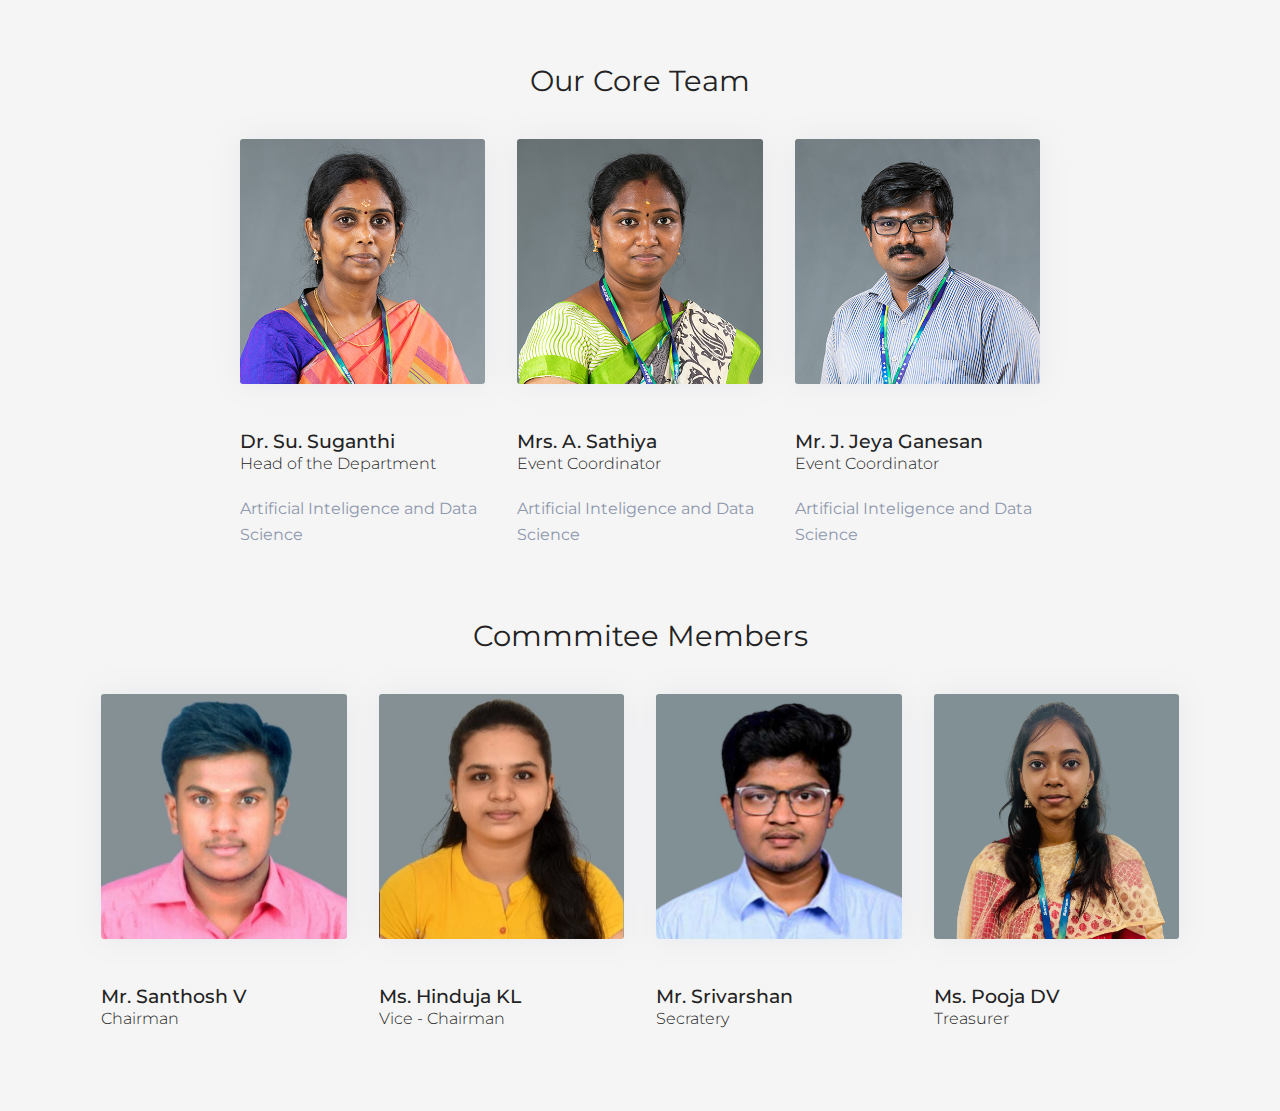
<file: creative-agency/index.html>
<!DOCTYPE html>
<html>

<head>

    <meta charset="UTF-8">
    <meta http-equiv="X-UA-Compatible" content="IE=edge">

    <meta name="viewport" content="width=device-width, initial-scale=1, minimum-scale=1">
    <link rel="icon" href="assets/images/07.jpg">


    <title>Team</title>

    <link rel="stylesheet" href="assets/tether/tether.min.css">
    <link rel="stylesheet" href="assets/soundcloud-plugin/style.css">
    <link rel="stylesheet" href="assets/bootstrap/css/bootstrap.min.css">
    <link rel="stylesheet" href="assets/bootstrap/css/bootstrap-grid.min.css">
    <link rel="stylesheet" href="assets/bootstrap/css/bootstrap-reboot.min.css">
    <link rel="stylesheet" href="assets/socicon/css/styles.css">
    <link rel="stylesheet" href="assets/dropdown/css/style.css">
    <link rel="stylesheet" href="assets/theme/css/style.css">
    <link rel="stylesheet" href="assets/mobirise/css/mbr-additional.css" type="text/css">



</head>

<body>

 
   
               

    <section class="teams2 cid-qKShKWCbRl" id="teams2-5" style="background-color: whitesmoke;">




        <div class="container" style="padding-top: 4rem;">
            <h2 class="mbr-section-title pb-3 mbr-fonts-style align-center display-2" data-appselector=".mbr-section-title " >Our Core Team</h2>

            <div class="media-container-row">

                <div class="card p-3 col-12 col-md-6 col-lg-3">
                    <div class="card-img mb-5">
                        <img class="img-icon" src="assets/images/suganthi.jpg" >
                    </div>
                    <div class="card-box align-left">
                        <h4 class="card-title mbr-fonts-style mbr-semibold display-5">
                            Dr. Su. Suganthi
                        </h4>
                        <h5 class="user-desc mbr-fonts-style display-4">Head of the Department </h5>
                        <p class="mbr-text mbr-fonts-style display-7">
                            Artificial Inteligence and Data Science
                        </p>

                    </div>
                </div>

                <div class="card p-3 col-12 col-md-6 align-left col-lg-3">
                    <div class="card-img mb-5">
                        <img class="img-icon" src="assets/images/sathiya.jpg" >
                    </div>
                    <div class="card-box">
                        <h4 class="card-title mbr-fonts-style mbr-semibold display-5">
                            Mrs. A. Sathiya
                        </h4>
                        <h5 class="user-desc mbr-fonts-style display-4">Event Coordinator</h5>
                        <p class="mbr-text mbr-fonts-style display-7">
                            Artificial Inteligence and Data Science
                        </p>

                    </div>
                </div>

                <div class="card p-3 col-12 col-md-6 align-left col-lg-3">
                    <div class="card-img mb-5">
                        <img class="img-icon" src="assets/images/jj.jpg" >
                    </div>
                    <div class="card-box">
                        <h4 class="card-title mbr-fonts-style mbr-semibold display-5">
                            Mr. J. Jeya Ganesan
                        </h4>
                        <h5 class="user-desc mbr-fonts-style display-4">Event Coordinator</h5>
                        <p class="mbr-text mbr-fonts-style display-7">
                            Artificial Inteligence and Data Science
                        </p>

                    </div>
                </div>

                

            </div>
        </div>

        <div class="container" style="padding-top: 2rem;">
            <h2 class="mbr-section-title pb-3 mbr-fonts-style align-center display-2" data-appselector=".mbr-section-title " >Commmitee Members</h2>

            <div class="media-container-row">

                <div class="card p-3 col-12 col-md-6 col-lg-3">
                    <div class="card-img mb-5">
                        <img class="img-icon" src="assets/images/santhosh.jpg" >
                    </div>
                    <div class="card-box align-left">
                        <h4 class="card-title mbr-fonts-style mbr-semibold display-5">
                            Mr. Santhosh V
                        </h4>
                        <h5 class="user-desc mbr-fonts-style display-4">Chairman</h5>
                        

                    </div>
                </div>

                <div class="card p-3 col-12 col-md-6 align-left col-lg-3">
                    <div class="card-img mb-5">
                        <img class="img-icon" src="assets/images/hinduja.jpg" >
                    </div>
                    <div class="card-box">
                        <h4 class="card-title mbr-fonts-style mbr-semibold display-5">
                            Ms. Hinduja KL
                        </h4>
                        <h5 class="user-desc mbr-fonts-style display-4">Vice - Chairman</h5>
                        

                    </div>
                </div>

                <div class="card p-3 col-12 col-md-6 align-left col-lg-3">
                    <div class="card-img mb-5">
                        <img class="img-icon" src="assets/images/srivarshan.png" >
                    </div>
                    <div class="card-box">
                        <h4 class="card-title mbr-fonts-style mbr-semibold display-5">
                            Mr. Srivarshan
                        </h4>
                        <h5 class="user-desc mbr-fonts-style display-4">Secratery</h5>
                        

                    </div>
                </div>
                <div class="card p-3 col-12 col-md-6 align-left col-lg-3">
                    <div class="card-img mb-5">
                        <img class="img-icon" src="assets/images/pooja.jpg" >
                    </div>
                    <div class="card-box">
                        <h4 class="card-title mbr-fonts-style mbr-semibold display-5">
                            Ms. Pooja DV
                        </h4>
                        <h5 class="user-desc mbr-fonts-style display-4">Treasurer</h5>
                       

                    </div>
                </div>

                

            </div>
        </div>
        
       
    </section>

   
    


    <script src="assets/web/assets/jquery/jquery.min.js"></script>
    <script src="assets/popper/popper.min.js"></script>
    <script src="assets/tether/tether.min.js"></script>
    <script src="assets/bootstrap/js/bootstrap.min.js"></script>
    <script src="assets/mbr-clients-slider/mbr-clients-slider.js"></script>
    <script src="assets/smoothscroll/smooth-scroll.js"></script>
    <script src="assets/touch-swipe/jquery.touch-swipe.min.js"></script>
    <script src="assets/parallax/jarallax.min.js"></script>
    <script src="assets/viewportchecker/jquery.viewportchecker.js"></script>
    <script src="assets/bootstrapcarouselswipe/bootstrap-carousel-swipe.js"></script>
    <script src="assets/dropdown/js/script.min.js"></script>
    <script src="assets/theme/js/script.js"></script>
    <script src="assets/formoid/formoid.min.js"></script>


</body>

</html>
</file>
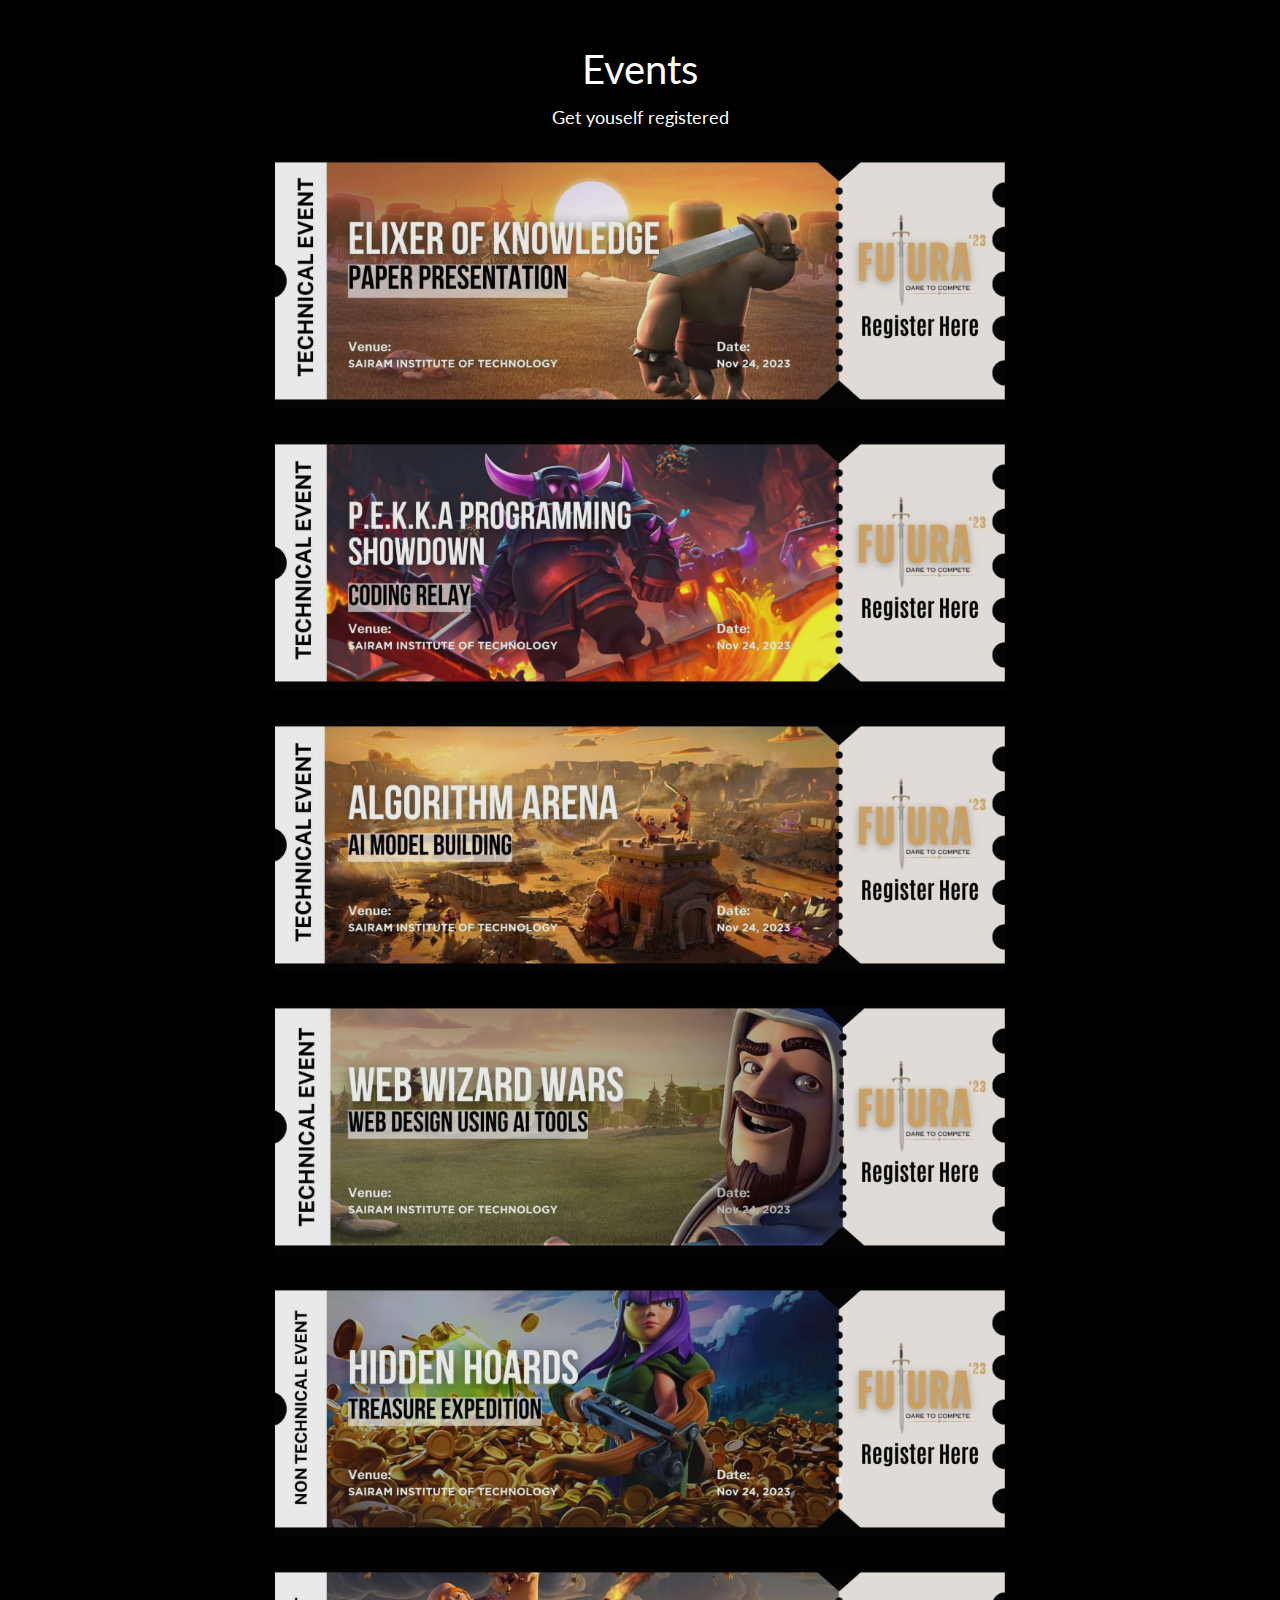
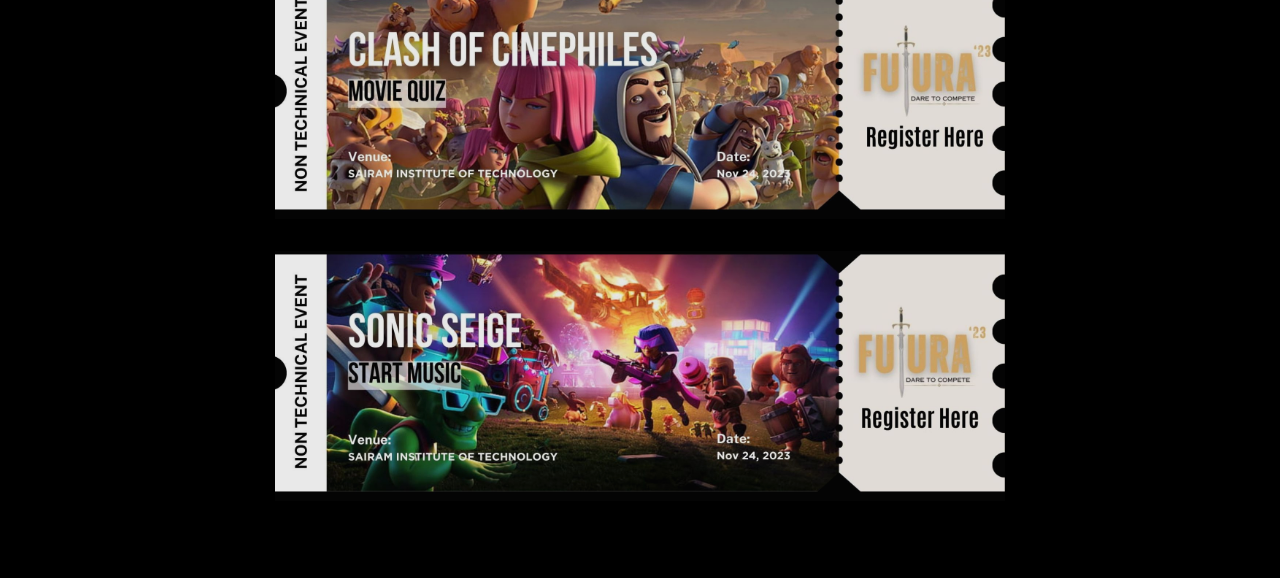
<file: realtym4/index.html>
<!DOCTYPE html>
<html>

<head>

    <meta charset="UTF-8">
    <meta http-equiv="X-UA-Compatible" content="IE=edge">
    <meta name="generator" content="Mobirise v4.7.7, mobirise.com">
    <meta name="viewport" content="width=device-width, initial-scale=1, minimum-scale=1">

    <meta name="description" content="">
    <title>Register</title>
    <link rel="stylesheet" href="./assets/font-awesome/css/font-awesome.css">
    <link rel="stylesheet" href="./assets/web/assets/mobirise-icons/mobirise-icons.css">
    <link rel="stylesheet" href="./assets/tether/tether.min.css">
    <link rel="stylesheet" href="./assets/soundcloud-plugin/style.css">
    <link rel="stylesheet" href="./assets/bootstrap/css/bootstrap.min.css">
    <link rel="stylesheet" href="./assets/bootstrap/css/bootstrap-grid.min.css">
    <link rel="stylesheet" href="./assets/bootstrap/css/bootstrap-reboot.min.css">
    <link rel="stylesheet" href="./assets/dropdown/css/style.css">
    <link rel="stylesheet" href="./assets/formstyler/jquery.formstyler.css">
    <link rel="stylesheet" href="./assets/formstyler/jquery.formstyler.theme.css">
    <link rel="stylesheet" href="./assets/socicon/css/styles.css">
    <link rel="stylesheet" href="./assets/theme/css/style.css">
    <link rel="stylesheet" href="./assets/mobirise/css/mbr-additional.css" type="text/css">



</head>

<body>

    

    

    

    <section class="features2 cid-qYkSZCySKb" id="features02-28" style="background-color: #000000;">




        <div class="container">
            <h2 class="mbr-section-title pb-2 mbr-normal mbr-fonts-style align-left display-1 text-white">Events</h2>

            <h3 class="mbr-section-sub-title pb-4 mbr-normal mbr-fonts-style align-left display-7 text-white">Get youself registered</h3>

            <div class="row row-content justify-content-center">


                


                <div class="card col-12 col-lg-8 col-md-12">
                    <a class="card-wrapper" href="../regis/elixer.html">
                        <div class="card-img big">
                            <img src="./assets/images/1.jpg" title="" alt="">
                        </div>
                        
                    </a>
                </div>




                <div class="card col-12 col-lg-8 col-md-12">
                    <a class="card-wrapper" href="../regis/pekka.html">
                        <div class="card-img big">
                            <img src="./assets/images/2.jpg" title="" alt="">
                        </div>
                      
                    </a>
                </div>
                <div class="card col-12 col-lg-8 col-md-12">
                    <a class="card-wrapper" href="../regis/algo.html">
                        <div class="card-img big">
                            <img src="./assets/images/3.jpg" title="" alt="">
                        </div>
                      
                    </a>
                </div>
                <div class="card col-12 col-lg-8 col-md-12">
                    <a class="card-wrapper" href="../regis/Web.html">
                        <div class="card-img big">
                            <img src="./assets/images/4.jpg" title="" alt="">
                        </div>
                      
                    </a>
                </div>
                <div class="card col-12 col-lg-8 col-md-12">
                    <a class="card-wrapper" href="../regis/hidenhords.html">
                        <div class="card-img big">
                            <img src="./assets/images/5.jpg" title="" alt="">
                        </div>
                      
                    </a>
                </div>
                <div class="card col-12 col-lg-8 col-md-12">
                    <a class="card-wrapper" href="../regis/movie.html">
                        <div class="card-img big">
                            <img src="./assets/images/6.jpg" title="" alt="">
                        </div>
                      
                    </a>
                </div>
                <div class="card col-12 col-lg-8 col-md-12">
                    <a class="card-wrapper" href="../regis/sonic.html">
                        <div class="card-img big">
                            <img src="./assets/images/7.jpg" title="" alt="">
                        </div>
                      
                    </a>
                </div>

               


            </div>

        </div>
    </section>

    

    


    <script src="./assets/web/assets/jquery/jquery.min.js"></script>
    <script src="./assets/popper/popper.min.js"></script>
    <script src="./assets/tether/tether.min.js"></script>
    <script src="./assets/bootstrap/js/bootstrap.min.js"></script>
    <script src="./assets/dropdown/js/script.min.js"></script>
    <script src="./assets/smoothscroll/smooth-scroll.js"></script>
    <script src="./assets/formstyler/jquery.formstyler.js"></script>
    <script src="./assets/formstyler/jquery.formstyler.min.js"></script>
    <script src="./assets/viewportchecker/jquery.viewportchecker.js"></script>
    <script src="./assets/bootstrapcarouselswipe/bootstrap-carousel-swipe.js"></script>
    <script src="./assets/mbr-testimonials-slider/mbr-testimonials-slider.js"></script>
    <script src="./assets/touchswipe/jquery.touch-swipe.min.js"></script>
    <script src="./assets/theme/js/script.js"></script>
    <script src="./assets/formoid/formoid.min.js"></script>


</body>

</html>
</file>
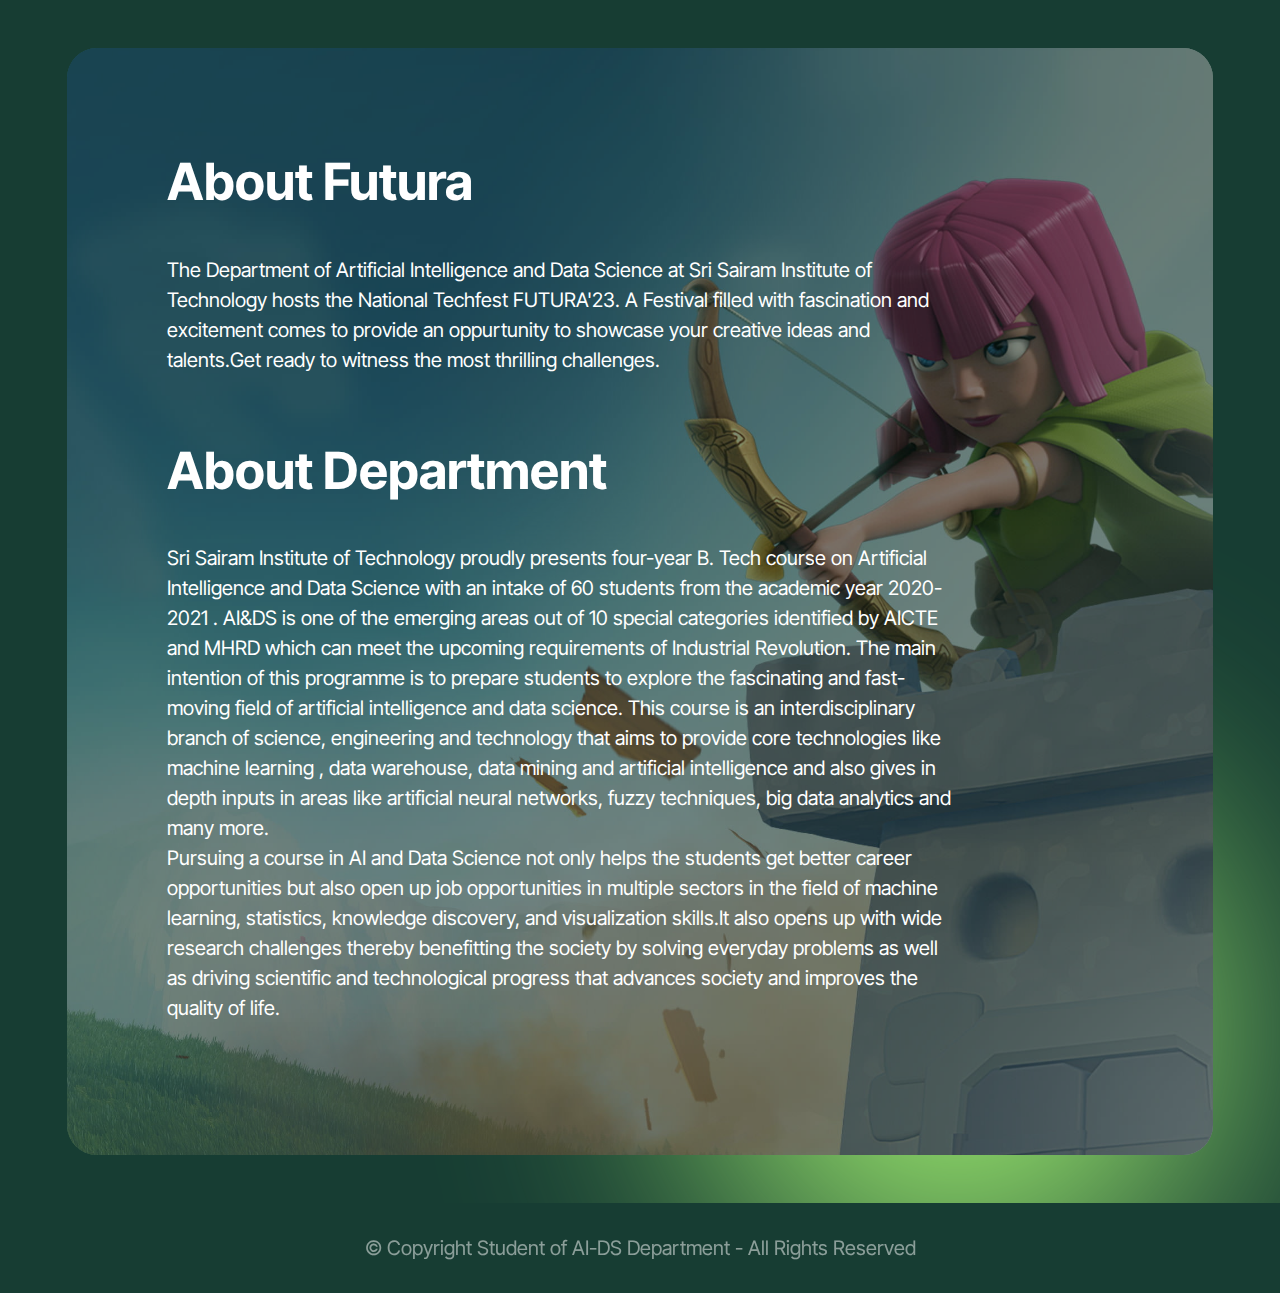
<file: financial-education-platform copy/aboutfutura.html>
<!DOCTYPE html>
<html  >
<head>

  <meta charset="UTF-8">
  <meta http-equiv="X-UA-Compatible" content="IE=edge">
  <meta name="generator" content="Mobirise v5.6.10, mobirise.com">
  <meta name="twitter:card" content="summary_large_image"/>
  <meta name="twitter:image:src" content="">
  <meta property="og:image" content="">
  <meta name="twitter:title" content="Home">
  <meta name="viewport" content="width=device-width, initial-scale=1, minimum-scale=1">
  <link rel="shortcut icon" href="assets/images/logo.png" type="image/x-icon">
  <meta name="description" content="">
  
  
  <title>About</title>
  <link rel="stylesheet" href="assets/web/assets/mobirise-icons2/mobirise2.css">
  <link rel="stylesheet" href="assets/web/assets/mobirise-icons/mobirise-icons.css">
  <link rel="stylesheet" href="assets/bootstrap/css/bootstrap.min.css">
  <link rel="stylesheet" href="assets/bootstrap/css/bootstrap-grid.min.css">
  <link rel="stylesheet" href="assets/bootstrap/css/bootstrap-reboot.min.css">
  <link rel="stylesheet" href="assets/dropdown/css/style.css">
  <link rel="stylesheet" href="assets/socicon/css/styles.css">
  <link rel="stylesheet" href="assets/theme/css/style.css">
  <link rel="stylesheet" href="assets/recaptcha.css">
  <link rel="preload" href="https://fonts.googleapis.com/css2?family=Inter+Tight:ital,wght@0,400;0,600;0,700;0,900;1,400;1,600;1,700;1,900&display=swap&display=swap" as="style" onload="this.onload=null;this.rel='stylesheet'">
  <noscript><link rel="stylesheet" href="https://fonts.googleapis.com/css2?family=Inter+Tight:ital,wght@0,400;0,600;0,700;0,900;1,400;1,600;1,700;1,900&display=swap&display=swap"></noscript>
  <link rel="preload" as="style" href="assets/mobirise/css/mbr-additional.css"><link rel="stylesheet" href="assets/mobirise/css/mbr-additional.css" type="text/css">
  
  
  
  
</head>
<body>
  
 





<section data-bs-version="5.1" class="features3 platformm5 cid-tkliaTPES3 mbr-fullscreen" id="afeatures3-3">

    

    
    
    <div class="container-fluid">
        <div class="bg-frame-container">
            <div class="bg-frame"></div>
            <div class="img-bg-container">
                <div class="img-bg"></div>
                <div class="img-bg-overlay"></div>
                <div class="row justify-content-start">
                    <div class="col-12 col-lg-10 col-text p-0">
                        <div class="text-wrap">
                            <h1 class="mbr-section-title mbr-fonts-style display-5"><strong>About Futura</strong></h1>
                            <h2 class="mbr-section-subtitle mbr-fonts-style display-7">The Department of Artificial Intelligence and Data Science at Sri Sairam Institute of Technology hosts the National Techfest FUTURA'23. A Festival filled with fascination and excitement comes to provide an oppurtunity to showcase your creative ideas and talents.Get ready to witness the most thrilling challenges.<br><br>
                                <h1 class="mbr-section-title mbr-fonts-style display-5"><strong>About Department</strong></h1>
                                <h2 class="mbr-section-subtitle mbr-fonts-style display-7">Sri Sairam Institute of Technology proudly presents four-year B. Tech course on Artificial Intelligence and Data Science with an intake of 60 students from the academic year 2020-2021 . AI&DS is one of the emerging areas out of 10 special categories identified by AICTE and MHRD which can meet the upcoming requirements of Industrial Revolution.

The main intention of this programme is to prepare students to explore the fascinating and fast-moving field of artificial intelligence and data science.
This course is an interdisciplinary branch of science, engineering and technology
that aims to provide core technologies like machine learning , data warehouse, data mining and artificial intelligence and also gives in depth inputs in areas like artificial neural networks, fuzzy techniques, big data analytics and many more.<br>

Pursuing a course in AI and Data Science not only helps the students get better career opportunities but also open up job opportunities in multiple sectors in the field of machine learning, statistics, knowledge discovery, and visualization skills.It also opens up with wide research challenges thereby benefitting the society by solving everyday problems as well as driving scientific and technological progress that advances society and improves the quality of life.<br>

                            
                                </h2></div>
                        </div>
                    </div>
                </div>
            </div>
            
        </div>
    </div>
</section>


<section data-bs-version="5.1" class="footer2 platformm5 cid-tklm2aWye4" once="footers" id="afooter2-b">

    

    

    <div class="container">
        <div class="media-container-row align-center mbr-white">
            <div class="col-12">
                <p class="mbr-text mb-0 mbr-fonts-style align-center display-7">
                    © Copyright Student of AI-DS Department - All Rights Reserved
                </p>
            </div>
        </div>
    </div>
</section>


<script src="assets/bootstrap/js/bootstrap.bundle.min.js"></script>
  <script src="assets/smoothscroll/smooth-scroll.js"></script>
  <script src="assets/ytplayer/index.js"></script>
  <script src="assets/dropdown/js/navbar-dropdown.js"></script>
  <script src="assets/mbr-tabs/mbr-tabs.js"></script>
  <script src="assets/playervimeo/vimeo_player.js"></script>
  <script src="assets/mbr-switch-arrow/mbr-switch-arrow.js"></script>
  <script src="assets/theme/js/script.js"></script>
  <script src="assets/formoid.min.js"></script>
  
  
  
</body>
</html>
</file>
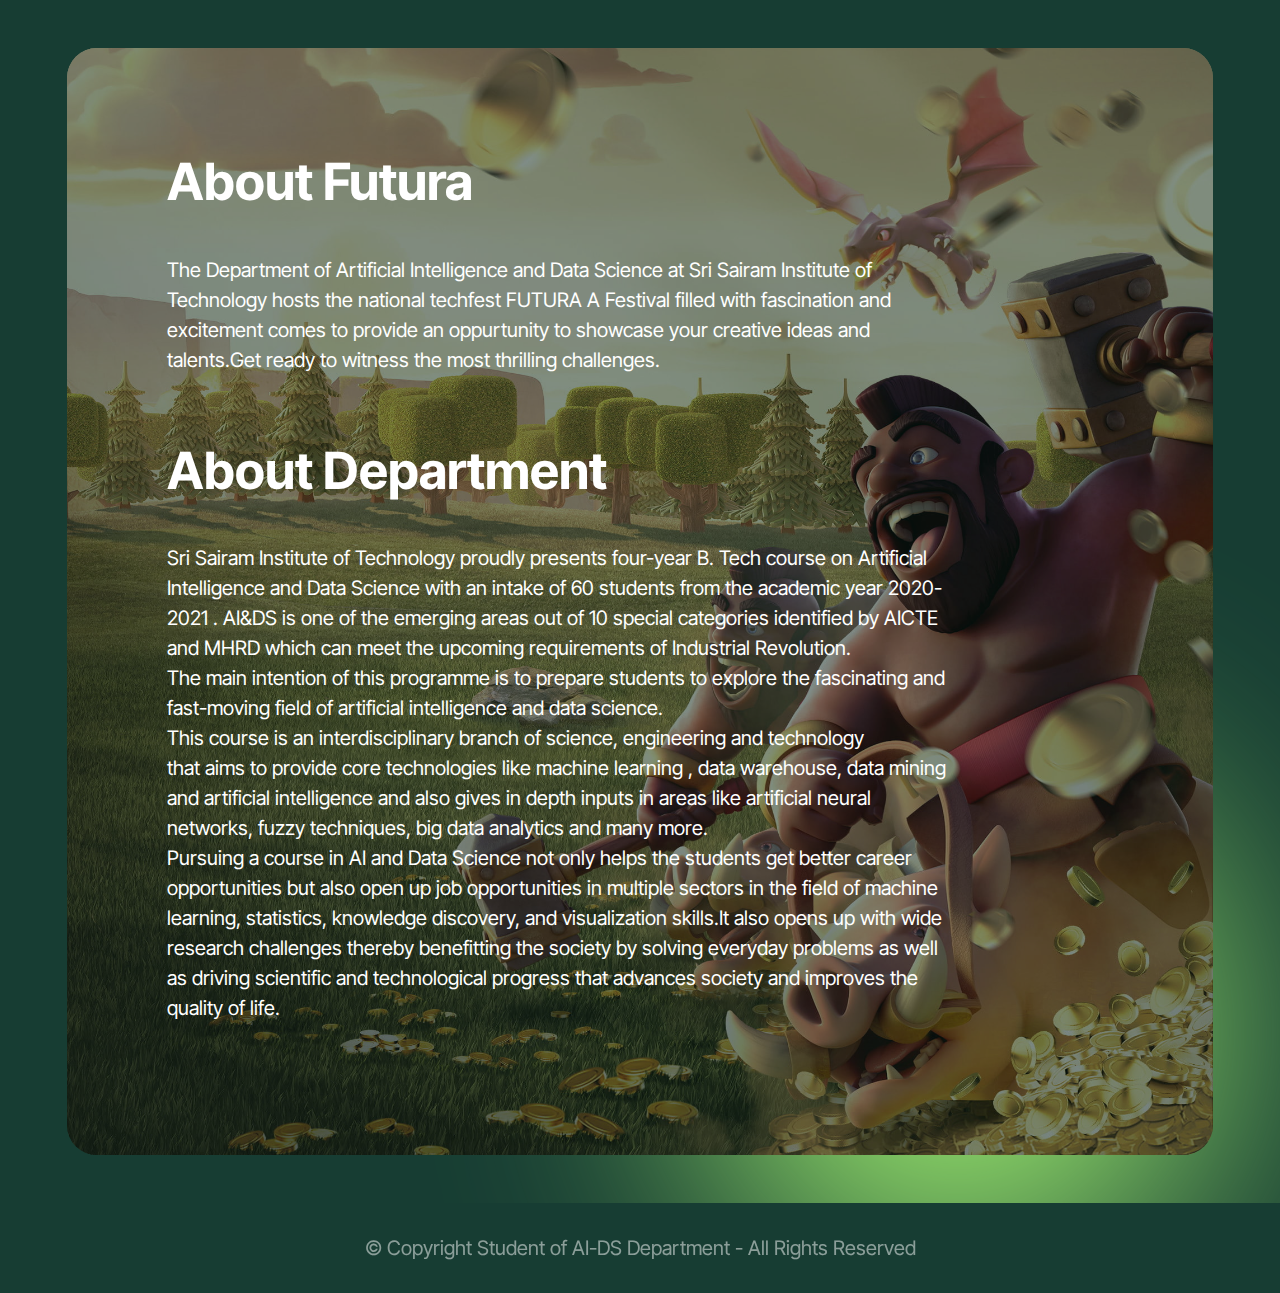
<file: financial-education-platform/aboutfutura.html>
<!DOCTYPE html>
<html  >
<head>

  <meta charset="UTF-8">
  <meta http-equiv="X-UA-Compatible" content="IE=edge">
  <meta name="generator" content="Mobirise v5.6.10, mobirise.com">
  <meta name="twitter:card" content="summary_large_image"/>
  <meta name="twitter:image:src" content="">
  <meta property="og:image" content="">
  <meta name="twitter:title" content="Home">
  <meta name="viewport" content="width=device-width, initial-scale=1, minimum-scale=1">
  <link rel="shortcut icon" href="assets/images/logo.png" type="image/x-icon">
  <meta name="description" content="">
  
  
  <title>About</title>
  <link rel="stylesheet" href="assets/web/assets/mobirise-icons2/mobirise2.css">
  <link rel="stylesheet" href="assets/web/assets/mobirise-icons/mobirise-icons.css">
  <link rel="stylesheet" href="assets/bootstrap/css/bootstrap.min.css">
  <link rel="stylesheet" href="assets/bootstrap/css/bootstrap-grid.min.css">
  <link rel="stylesheet" href="assets/bootstrap/css/bootstrap-reboot.min.css">
  <link rel="stylesheet" href="assets/dropdown/css/style.css">
  <link rel="stylesheet" href="assets/socicon/css/styles.css">
  <link rel="stylesheet" href="assets/theme/css/style.css">
  <link rel="stylesheet" href="assets/recaptcha.css">
  <link rel="preload" href="https://fonts.googleapis.com/css2?family=Inter+Tight:ital,wght@0,400;0,600;0,700;0,900;1,400;1,600;1,700;1,900&display=swap&display=swap" as="style" onload="this.onload=null;this.rel='stylesheet'">
  <noscript><link rel="stylesheet" href="https://fonts.googleapis.com/css2?family=Inter+Tight:ital,wght@0,400;0,600;0,700;0,900;1,400;1,600;1,700;1,900&display=swap&display=swap"></noscript>
  <link rel="preload" as="style" href="assets/mobirise/css/mbr-additional.css"><link rel="stylesheet" href="assets/mobirise/css/mbr-additional.css" type="text/css">
  
  
  
  
</head>
<body>
  
 





<section data-bs-version="5.1" class="features3 platformm5 cid-tkliaTPES3 mbr-fullscreen" id="afeatures3-3">

    

    
    
    <div class="container-fluid">
        <div class="bg-frame-container">
            <div class="bg-frame"></div>
            <div class="img-bg-container">
                <div class="img-bg"></div>
                <div class="img-bg-overlay"></div>
                <div class="row justify-content-start">
                    <div class="col-12 col-lg-10 col-text p-0">
                        <div class="text-wrap">
                            <h1 class="mbr-section-title mbr-fonts-style display-5"><strong>About Futura</strong></h1>
                            <h2 class="mbr-section-subtitle mbr-fonts-style display-7">The Department of Artificial Intelligence and Data Science at Sri Sairam Institute of Technology hosts the national techfest FUTURA A Festival filled with fascination and excitement comes to provide an oppurtunity to showcase your creative ideas and talents.Get ready to witness the most thrilling challenges.<br><br>
                                <h1 class="mbr-section-title mbr-fonts-style display-5"><strong>About Department</strong></h1>
                                <h2 class="mbr-section-subtitle mbr-fonts-style display-7">Sri Sairam Institute of Technology proudly presents four-year B. Tech course on Artificial Intelligence and Data Science with an intake of 60 students from the academic year 2020-2021 . AI&DS is one of the emerging areas out of 10 special categories identified by AICTE and MHRD which can meet the upcoming requirements of Industrial Revolution.<br>

The main intention of this programme is to prepare students to explore the fascinating and fast-moving field of artificial intelligence and data science.<br>
This course is an interdisciplinary branch of science, engineering and technology<br>
that aims to provide core technologies like machine learning , data warehouse, data mining and artificial intelligence and also gives in depth inputs in areas like artificial neural networks, fuzzy techniques, big data analytics and many more.<br>

Pursuing a course in AI and Data Science not only helps the students get better career opportunities but also open up job opportunities in multiple sectors in the field of machine learning, statistics, knowledge discovery, and visualization skills.It also opens up with wide research challenges thereby benefitting the society by solving everyday problems as well as driving scientific and technological progress that advances society and improves the quality of life.<br>

                            
                                </h2></div>
                        </div>
                    </div>
                </div>
            </div>
            
        </div>
    </div>
</section>


<section data-bs-version="5.1" class="footer2 platformm5 cid-tklm2aWye4" once="footers" id="afooter2-b">

    

    

    <div class="container">
        <div class="media-container-row align-center mbr-white">
            <div class="col-12">
                <p class="mbr-text mb-0 mbr-fonts-style align-center display-7">
                    © Copyright Student of AI-DS Department - All Rights Reserved
                </p>
            </div>
        </div>
    </div>
</section>


<script src="assets/bootstrap/js/bootstrap.bundle.min.js"></script>
  <script src="assets/smoothscroll/smooth-scroll.js"></script>
  <script src="assets/ytplayer/index.js"></script>
  <script src="assets/dropdown/js/navbar-dropdown.js"></script>
  <script src="assets/mbr-tabs/mbr-tabs.js"></script>
  <script src="assets/playervimeo/vimeo_player.js"></script>
  <script src="assets/mbr-switch-arrow/mbr-switch-arrow.js"></script>
  <script src="assets/theme/js/script.js"></script>
  <script src="assets/formoid.min.js"></script>
  
  
  
</body>
</html>
</file>
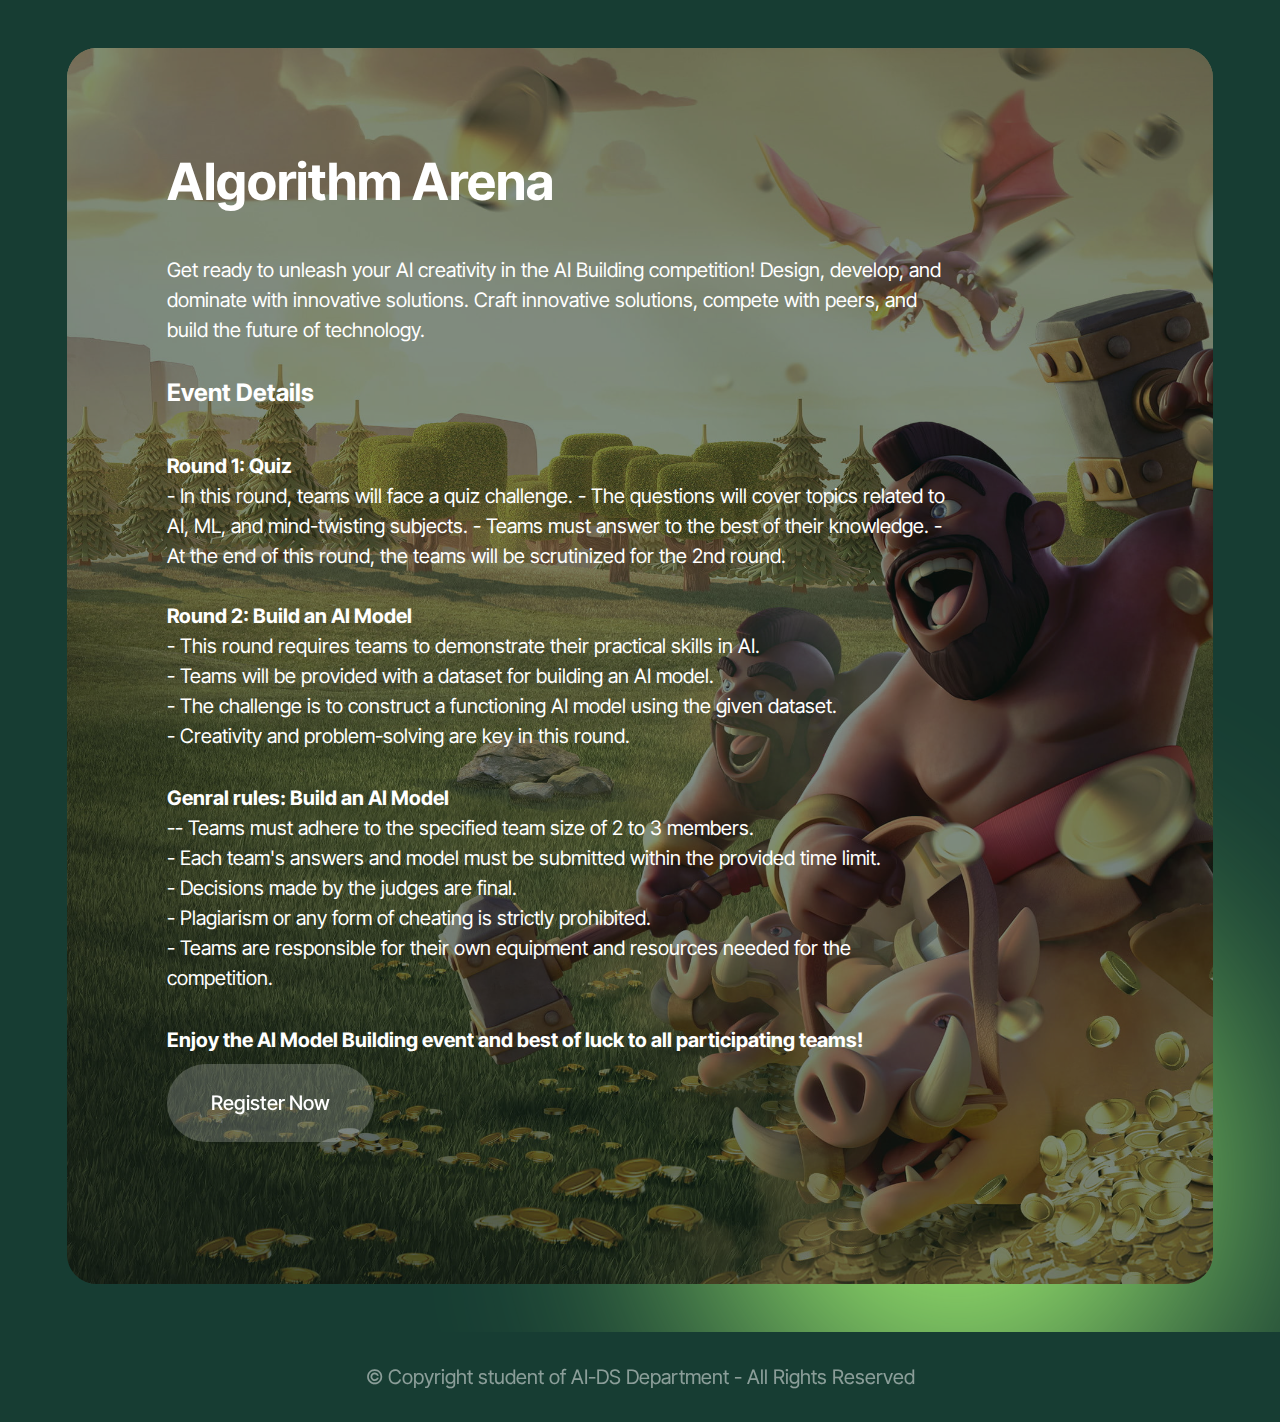
<file: financial-education-platform/algo.html>
<!DOCTYPE html>
<html  >
<head>
  <!-- Site made with Mobirise Website Builder v5.6.10, https://mobirise.com -->
  <meta charset="UTF-8">
  <meta http-equiv="X-UA-Compatible" content="IE=edge">
  <meta name="generator" content="Mobirise v5.6.10, mobirise.com">
  <meta name="twitter:card" content="summary_large_image"/>
  <meta name="twitter:image:src" content="">
  <meta property="og:image" content="">
  <meta name="twitter:title" content="Home">
  <meta name="viewport" content="width=device-width, initial-scale=1, minimum-scale=1">
  <link rel="shortcut icon" href="assets/images/logo.png" type="image/x-icon">
  <meta name="description" content="">
  
  
  <title>Register</title>
  <link rel="stylesheet" href="assets/web/assets/mobirise-icons2/mobirise2.css">
  <link rel="stylesheet" href="assets/web/assets/mobirise-icons/mobirise-icons.css">
  <link rel="stylesheet" href="assets/bootstrap/css/bootstrap.min.css">
  <link rel="stylesheet" href="assets/bootstrap/css/bootstrap-grid.min.css">
  <link rel="stylesheet" href="assets/bootstrap/css/bootstrap-reboot.min.css">
  <link rel="stylesheet" href="assets/dropdown/css/style.css">
  <link rel="stylesheet" href="assets/socicon/css/styles.css">
  <link rel="stylesheet" href="assets/theme/css/style.css">
  <link rel="stylesheet" href="assets/recaptcha.css">
  <link rel="preload" href="https://fonts.googleapis.com/css2?family=Inter+Tight:ital,wght@0,400;0,600;0,700;0,900;1,400;1,600;1,700;1,900&display=swap&display=swap" as="style" onload="this.onload=null;this.rel='stylesheet'">
  <noscript><link rel="stylesheet" href="https://fonts.googleapis.com/css2?family=Inter+Tight:ital,wght@0,400;0,600;0,700;0,900;1,400;1,600;1,700;1,900&display=swap&display=swap"></noscript>
  <link rel="preload" as="style" href="assets/mobirise/css/mbr-additional.css"><link rel="stylesheet" href="assets/mobirise/css/mbr-additional.css" type="text/css">
  
  
  
  
</head>
<body>
  
 





<section data-bs-version="5.1" class="features3 platformm5 cid-tkliaTPES3 mbr-fullscreen" id="afeatures3-3">

    

    
    
    <div class="container-fluid">
        <div class="bg-frame-container">
            <div class="bg-frame"></div>
            <div class="img-bg-container">
                <div class="img-bg"></div>
                <div class="img-bg-overlay"></div>
                <div class="row justify-content-start">
                    <div class="col-12 col-lg-10 col-text p-0">
                        <div class="text-wrap">
                            <h1 class="mbr-section-title mbr-fonts-style display-5"><strong>Algorithm Arena</strong></h1>
                            <h2 class="mbr-section-subtitle mbr-fonts-style display-7">Get ready to unleash your AI creativity in the AI Building competition! Design, develop, and dominate with innovative solutions. Craft innovative solutions, compete with peers, and build the future of technology.<br><br>
<div>
    <h1 class="mbr-section-title mbr-fonts-style display-4" ><strong>Event Details</strong></h1>
</div><div><strong>Round 1:&nbsp;<span style="font-size: 1.25rem;"><b>Quiz</b></span></strong></div><div>- In this round, teams will face a quiz challenge.
    - The questions will cover topics related to AI, ML, and mind-twisting subjects.
    - Teams must answer to the best of their knowledge.
    - At the end of this round, the teams will be scrutinized for the 2nd round.</div><br><div>
</div><div><strong>Round 2:&nbsp;<span style="font-size: 1.25rem;"><b>Build an AI Model</b></span></strong></div><div>- This round requires teams to demonstrate their practical skills in AI.<br>
    - Teams will be provided with a dataset for building an AI model.<br>
    - The challenge is to construct a functioning AI model using the given dataset.<br>
    - Creativity and problem-solving are key in this round.</div><div>
</div>
<div style="padding-top: 2rem;"><strong>Genral rules:&nbsp;<span style="font-size: 1.25rem;"><b>Build an AI Model</b></span></strong></div><div>-- Teams must adhere to the specified team size of 2 to 3 members.<br>
    - Each team's answers and model must be submitted within the provided time limit.<br>
    - Decisions made by the judges are final.<br>
    - Plagiarism or any form of cheating is strictly prohibited.<br>
    - Teams are responsible for their own equipment and resources needed for the competition.</div><div>
</div><div>
</div>
<div style="padding-top: 2rem;"><strong>Enjoy the AI Model Building event and best of luck to all participating teams!&nbsp;<span style="font-size: 1.25rem;"><b></b></span></strong></div>

                            <div class="mbr-section-btn custom-section-btn"><a class="btn btn-white-outline display-7" href="../regis/algo.html">
                                    <div class="btn-transform">Register Now
                                    </div>
                                </a></div>
                        </div>
                    </div>
                </div>
            </div>
            
        </div>
    </div>
</section>


<section data-bs-version="5.1" class="footer2 platformm5 cid-tklm2aWye4" once="footers" id="afooter2-b">

    

    

    <div class="container">
        <div class="media-container-row align-center mbr-white">
            <div class="col-12">
                <p class="mbr-text mb-0 mbr-fonts-style align-center display-7">
                    © Copyright student of AI-DS Department - All Rights Reserved
                </p>
            </div>
        </div>
    </div>
</section>


<script src="assets/bootstrap/js/bootstrap.bundle.min.js"></script>
  <script src="assets/smoothscroll/smooth-scroll.js"></script>
  <script src="assets/ytplayer/index.js"></script>
  <script src="assets/dropdown/js/navbar-dropdown.js"></script>
  <script src="assets/mbr-tabs/mbr-tabs.js"></script>
  <script src="assets/playervimeo/vimeo_player.js"></script>
  <script src="assets/mbr-switch-arrow/mbr-switch-arrow.js"></script>
  <script src="assets/theme/js/script.js"></script>
  <script src="assets/formoid.min.js"></script>
  
  
  
</body>
</html>
</file>
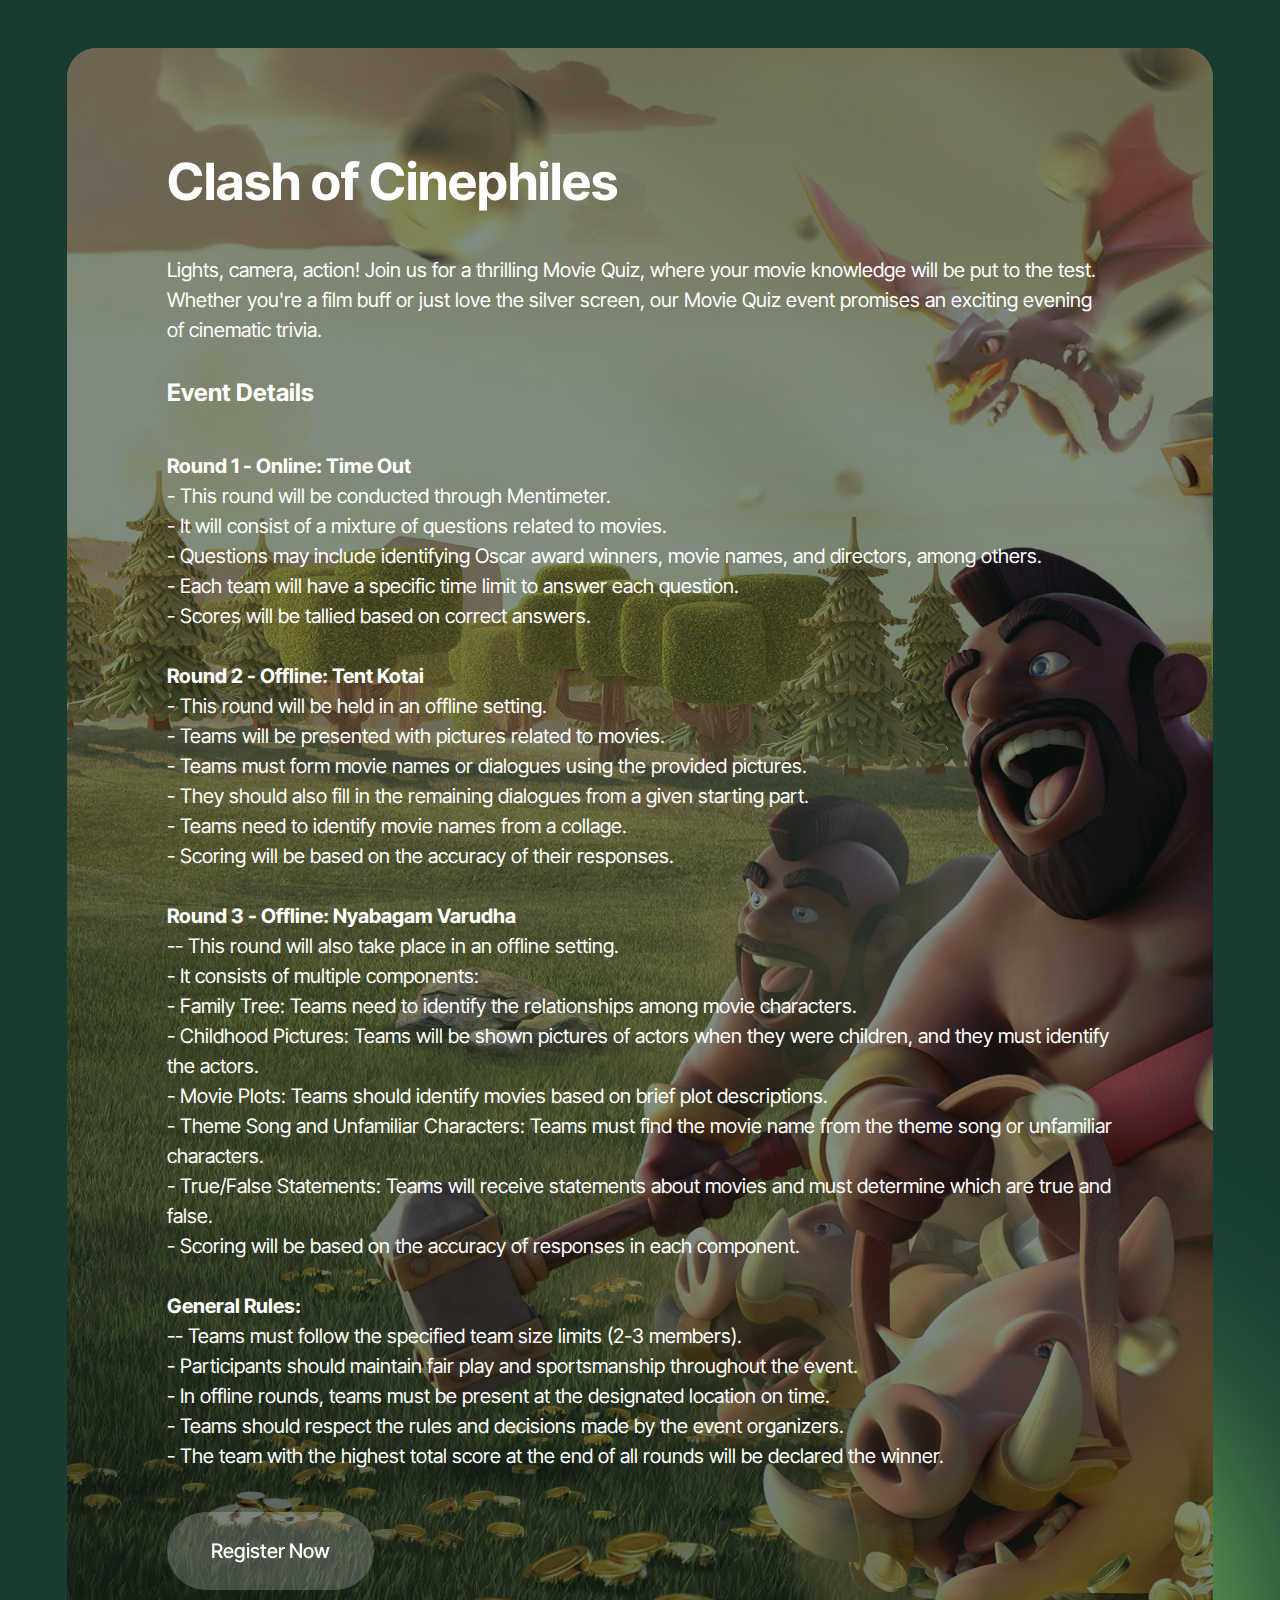
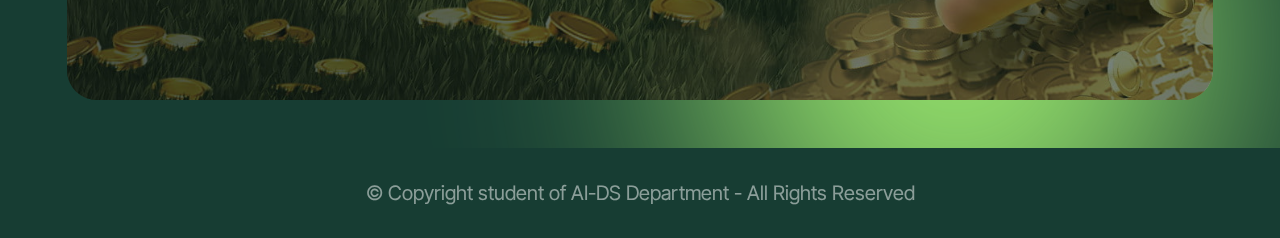
<file: financial-education-platform/cine.html>
<!DOCTYPE html>
<html  >
<head>
  <!-- Site made with Mobirise Website Builder v5.6.10, https://mobirise.com -->
  <meta charset="UTF-8">
  <meta http-equiv="X-UA-Compatible" content="IE=edge">
  <meta name="generator" content="Mobirise v5.6.10, mobirise.com">
  <meta name="twitter:card" content="summary_large_image"/>
  <meta name="twitter:image:src" content="">
  <meta property="og:image" content="">
  <meta name="twitter:title" content="Home">
  <meta name="viewport" content="width=device-width, initial-scale=1, minimum-scale=1">
  <link rel="shortcut icon" href="assets/images/logo.png" type="image/x-icon">
  <meta name="description" content="">
  
  
  <title>Register</title>
  <link rel="stylesheet" href="assets/web/assets/mobirise-icons2/mobirise2.css">
  <link rel="stylesheet" href="assets/web/assets/mobirise-icons/mobirise-icons.css">
  <link rel="stylesheet" href="assets/bootstrap/css/bootstrap.min.css">
  <link rel="stylesheet" href="assets/bootstrap/css/bootstrap-grid.min.css">
  <link rel="stylesheet" href="assets/bootstrap/css/bootstrap-reboot.min.css">
  <link rel="stylesheet" href="assets/dropdown/css/style.css">
  <link rel="stylesheet" href="assets/socicon/css/styles.css">
  <link rel="stylesheet" href="assets/theme/css/style.css">
  <link rel="stylesheet" href="assets/recaptcha.css">
  <link rel="preload" href="https://fonts.googleapis.com/css2?family=Inter+Tight:ital,wght@0,400;0,600;0,700;0,900;1,400;1,600;1,700;1,900&display=swap&display=swap" as="style" onload="this.onload=null;this.rel='stylesheet'">
  <noscript><link rel="stylesheet" href="https://fonts.googleapis.com/css2?family=Inter+Tight:ital,wght@0,400;0,600;0,700;0,900;1,400;1,600;1,700;1,900&display=swap&display=swap"></noscript>
  <link rel="preload" as="style" href="assets/mobirise/css/mbr-additional.css"><link rel="stylesheet" href="assets/mobirise/css/mbr-additional.css" type="text/css">
  
  
  
  
</head>
<body>
  
 





<section data-bs-version="5.1" class="features3 platformm5 cid-tkliaTPES3 mbr-fullscreen" id="afeatures3-3">

    

    
    
    <div class="container-fluid">
        <div class="bg-frame-container">
            <div class="bg-frame"></div>
            <div class="img-bg-container">
                <div class="img-bg"></div>
                <div class="img-bg-overlay"></div>
                <div class="row justify-content-start">
                    <div class="col-12 col-lg-12 col-text p-0">
                        <div class="text-wrap">
                            <h1 class="mbr-section-title mbr-fonts-style display-5"><strong>Clash of Cinephiles</strong></h1>
                            <h2 class="mbr-section-subtitle mbr-fonts-style display-7">Lights, camera, action! Join us for a thrilling Movie Quiz, where your movie knowledge will be put to the test. Whether you're a film buff or just love the silver screen, our Movie Quiz event promises an exciting evening of cinematic trivia.<br><br>
<div>
    <h1 class="mbr-section-title mbr-fonts-style display-4" ><strong>Event Details</strong></h1>
</div><div><strong>Round 1 - Online:&nbsp;<span style="font-size: 1.25rem;"><b>Time Out</b></span></strong></div><div>- This round will be conducted through Mentimeter.<br>
    - It will consist of a mixture of questions related to movies.<br>
    - Questions may include identifying Oscar award winners, movie names, and directors, among others.<br>
    - Each team will have a specific time limit to answer each question.<br>
    - Scores will be tallied based on correct answers.</div><br><div>
        <div><strong>Round 2 - Offline:&nbsp;<span style="font-size: 1.25rem;"><b>Tent Kotai</b></span></strong></div><div>- This round will be held in an offline setting.<br>
            - Teams will be presented with pictures related to movies.<br>
            - Teams must form movie names or dialogues using the provided pictures.<br>
            - They should also fill in the remaining dialogues from a given starting part.<br>
            - Teams need to identify movie names from a collage.<br>
            - Scoring will be based on the accuracy of their responses.</div><br><div>
                <div><strong>Round 3 - Offline:&nbsp;<span style="font-size: 1.25rem;"><b>Nyabagam Varudha</b></span></strong></div><div>-- This round will also take place in an offline setting.<br>
                    - It consists of multiple components:<br>
                      - Family Tree: Teams need to identify the relationships among movie characters.<br>
                      - Childhood Pictures: Teams will be shown pictures of actors when they were children, and they must identify the actors.<br>
                      - Movie Plots: Teams should identify movies based on brief plot descriptions.<br>
                      - Theme Song and Unfamiliar Characters: Teams must find the movie name from the theme song or unfamiliar characters.<br>
                      - True/False Statements: Teams will receive statements about movies and must determine which are true and false.<br>
                    - Scoring will be based on the accuracy of responses in each component.</div><br><div>
</div><div><strong>General Rules:&nbsp;<span style="font-size: 1.25rem;"><b></b></span></strong></div><div>-- Teams must follow the specified team size limits (2-3 members).<br>
    - Participants should maintain fair play and sportsmanship throughout the event.<br>
    - In offline rounds, teams must be present at the designated location on time.<br>
    - Teams should respect the rules and decisions made by the event organizers.<br>
    - The team with the highest total score at the end of all rounds will be declared the winner.<br></div><div>
</div><div>
</div></h2>
                            <div class="mbr-section-btn custom-section-btn"><a class="btn btn-white-outline display-7" href="../regis/movie.html">
                                    <div class="btn-transform">Register Now
                                    </div>
                                </a></div>
                        </div>
                    </div>
                </div>
            </div>
            
        </div>
    </div>
</section>


<section data-bs-version="5.1" class="footer2 platformm5 cid-tklm2aWye4" once="footers" id="afooter2-b">

    

    

    <div class="container">
        <div class="media-container-row align-center mbr-white">
            <div class="col-12">
                <p class="mbr-text mb-0 mbr-fonts-style align-center display-7">
                    © Copyright student of AI-DS Department - All Rights Reserved
                </p>
            </div>
        </div>
    </div>
</section>


<script src="assets/bootstrap/js/bootstrap.bundle.min.js"></script>
  <script src="assets/smoothscroll/smooth-scroll.js"></script>
  <script src="assets/ytplayer/index.js"></script>
  <script src="assets/dropdown/js/navbar-dropdown.js"></script>
  <script src="assets/mbr-tabs/mbr-tabs.js"></script>
  <script src="assets/playervimeo/vimeo_player.js"></script>
  <script src="assets/mbr-switch-arrow/mbr-switch-arrow.js"></script>
  <script src="assets/theme/js/script.js"></script>
  <script src="assets/formoid.min.js"></script>
  
  
  
</body>
</html>
</file>
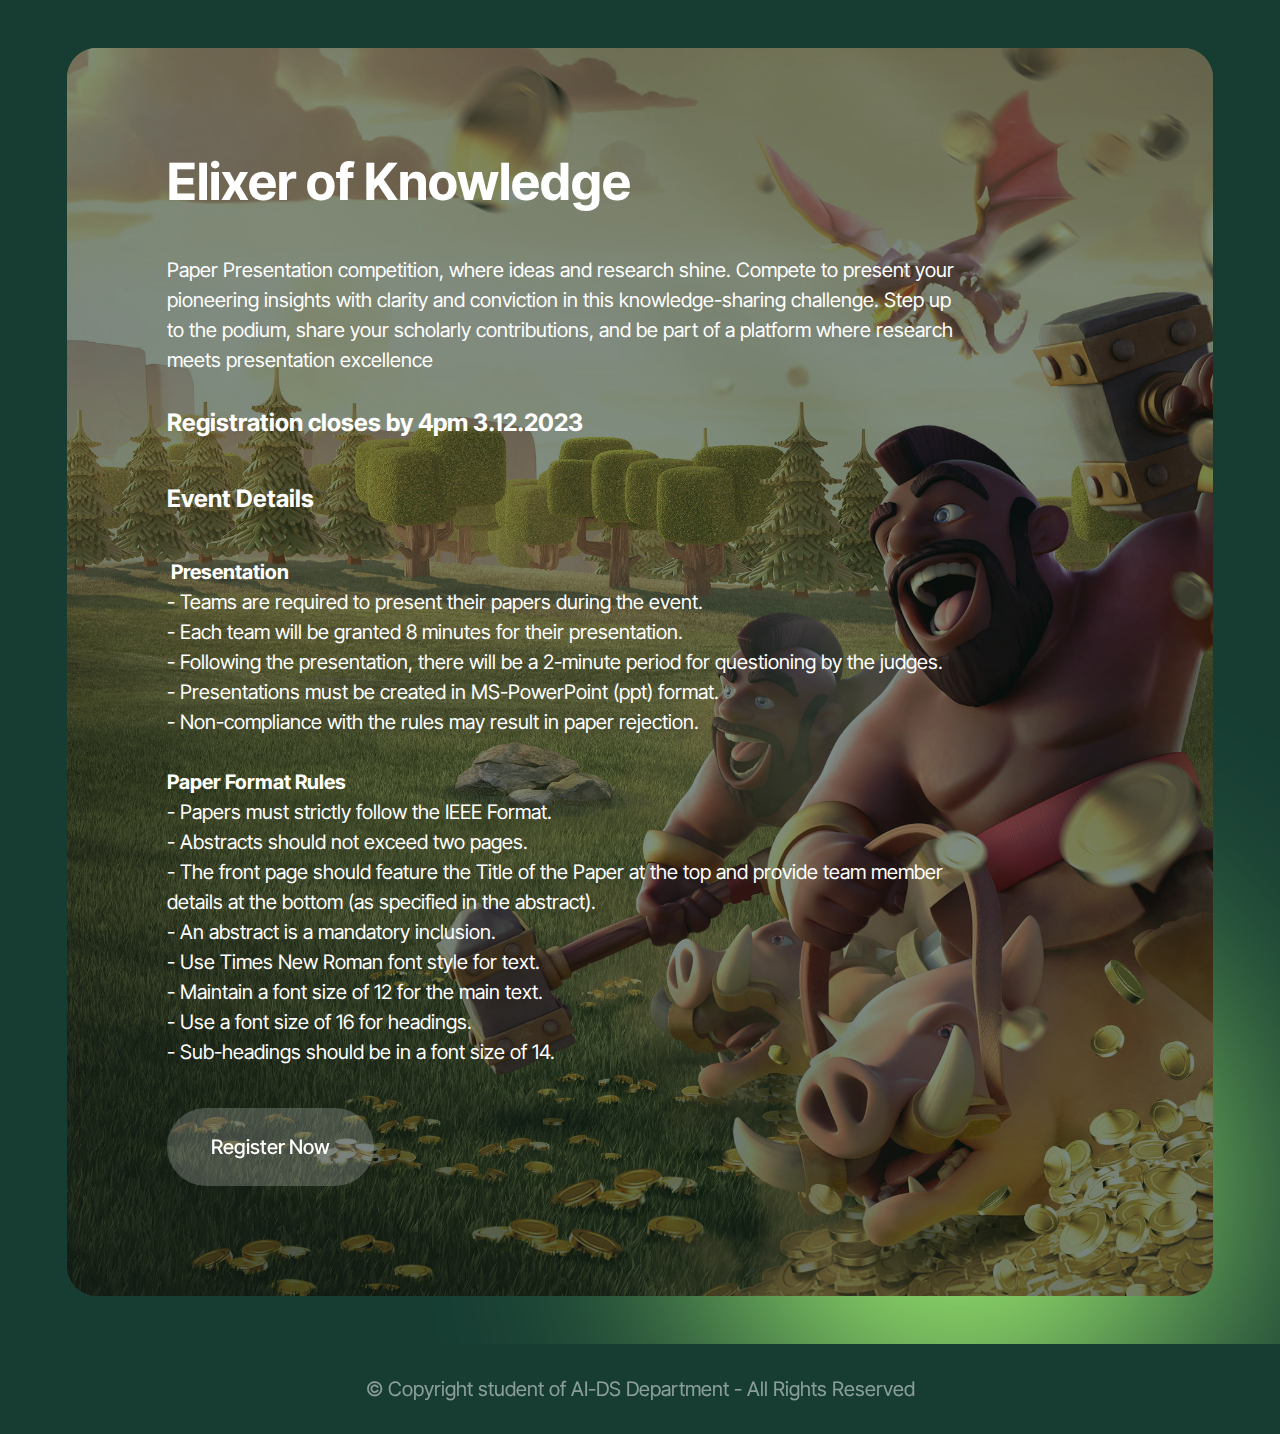
<file: financial-education-platform/ek.html>
<!DOCTYPE html>
<html  >
<head>
  <!-- Site made with Mobirise Website Builder v5.6.10, https://mobirise.com -->
  <meta charset="UTF-8">
  <meta http-equiv="X-UA-Compatible" content="IE=edge">
  <meta name="generator" content="Mobirise v5.6.10, mobirise.com">
  <meta name="twitter:card" content="summary_large_image"/>
  <meta name="twitter:image:src" content="">
  <meta property="og:image" content="">
  <meta name="twitter:title" content="Home">
  <meta name="viewport" content="width=device-width, initial-scale=1, minimum-scale=1">
  <link rel="shortcut icon" href="assets/images/logo.png" type="image/x-icon">
  <meta name="description" content="">
  
  
  <title>Register</title>
  <link rel="stylesheet" href="assets/web/assets/mobirise-icons2/mobirise2.css">
  <link rel="stylesheet" href="assets/web/assets/mobirise-icons/mobirise-icons.css">
  <link rel="stylesheet" href="assets/bootstrap/css/bootstrap.min.css">
  <link rel="stylesheet" href="assets/bootstrap/css/bootstrap-grid.min.css">
  <link rel="stylesheet" href="assets/bootstrap/css/bootstrap-reboot.min.css">
  <link rel="stylesheet" href="assets/dropdown/css/style.css">
  <link rel="stylesheet" href="assets/socicon/css/styles.css">
  <link rel="stylesheet" href="assets/theme/css/style.css">
  <link rel="stylesheet" href="assets/recaptcha.css">
  <link rel="preload" href="https://fonts.googleapis.com/css2?family=Inter+Tight:ital,wght@0,400;0,600;0,700;0,900;1,400;1,600;1,700;1,900&display=swap&display=swap" as="style" onload="this.onload=null;this.rel='stylesheet'">
  <noscript><link rel="stylesheet" href="https://fonts.googleapis.com/css2?family=Inter+Tight:ital,wght@0,400;0,600;0,700;0,900;1,400;1,600;1,700;1,900&display=swap&display=swap"></noscript>
  <link rel="preload" as="style" href="assets/mobirise/css/mbr-additional.css"><link rel="stylesheet" href="assets/mobirise/css/mbr-additional.css" type="text/css">
  
  
  
  
</head>
<body>
  
 





<section data-bs-version="5.1" class="features3 platformm5 cid-tkliaTPES3 mbr-fullscreen" id="afeatures3-3">

    

    
    
    <div class="container-fluid">
        <div class="bg-frame-container">
            <div class="bg-frame"></div>
            <div class="img-bg-container">
                <div class="img-bg"></div>
                <div class="img-bg-overlay"></div>
                <div class="row justify-content-start">
                    <div class="col-12 col-lg-10 col-text p-0">
                        <div class="text-wrap">
                            <h1 class="mbr-section-title mbr-fonts-style display-5"><strong>Elixer of Knowledge</strong></h1>
                            <h2 class="mbr-section-subtitle mbr-fonts-style display-7">Paper Presentation competition, where ideas and research shine. Compete to present your pioneering insights with clarity and conviction in this knowledge-sharing challenge. Step up to the podium, share your scholarly contributions, and be part of a platform where research meets presentation excellence<br><br>
<div>
   <h1 class="mbr-section-title mbr-fonts-style display-4" ><strong>Registration closes by 4pm 3.12.2023 </strong></h1>
    <h1 class="mbr-section-title mbr-fonts-style display-4" ><strong>Event Details</strong></h1>
</div><div><strong>&nbsp;<span style="font-size: 1.25rem;"><b>Presentation</b></span></strong></div><div>- Teams are required to present their papers during the event.<br>
    - Each team will be granted 8 minutes for their presentation.<br>
    - Following the presentation, there will be a 2-minute period for questioning by the judges.<br>
    - Presentations must be created in MS-PowerPoint (ppt) format.<br>
    - Non-compliance with the rules may result in paper rejection.</div><br><div>
</div><div><strong>Paper Format Rules&nbsp;<span style="font-size: 1.25rem;"><b></b></span></strong></div><div>- Papers must strictly follow the IEEE Format.<br>
    - Abstracts should not exceed two pages.<br>
    - The front page should feature the Title of the Paper at the top and provide team member details at the bottom (as specified in the abstract).<br>
    - An abstract is a mandatory inclusion.<br>
    - Use Times New Roman font style for text.<br>
    - Maintain a font size of 12 for the main text.<br>
    - Use a font size of 16 for headings.<br>
    - Sub-headings should be in a font size of 14.</div><div>
</div><div>
</div></h2>
                            <div class="mbr-section-btn custom-section-btn"><a class="btn btn-white-outline display-7" href="https://forms.gle/3qZi3G6FYNWJpaD26">
                                    <div class="btn-transform">Register Now
                                    </div>
                                </a></div>
                        </div>
                    </div>
                </div>
            </div>
            
        </div>
    </div>
</section>


<section data-bs-version="5.1" class="footer2 platformm5 cid-tklm2aWye4" once="footers" id="afooter2-b">

    

    

    <div class="container">
        <div class="media-container-row align-center mbr-white">
            <div class="col-12">
                <p class="mbr-text mb-0 mbr-fonts-style align-center display-7">
                    © Copyright student of AI-DS Department - All Rights Reserved
                </p>
            </div>
        </div>
    </div>
</section>


<script src="assets/bootstrap/js/bootstrap.bundle.min.js"></script>
  <script src="assets/smoothscroll/smooth-scroll.js"></script>
  <script src="assets/ytplayer/index.js"></script>
  <script src="assets/dropdown/js/navbar-dropdown.js"></script>
  <script src="assets/mbr-tabs/mbr-tabs.js"></script>
  <script src="assets/playervimeo/vimeo_player.js"></script>
  <script src="assets/mbr-switch-arrow/mbr-switch-arrow.js"></script>
  <script src="assets/theme/js/script.js"></script>
  <script src="assets/formoid.min.js"></script>
  
  
  
</body>
</html>
</file>
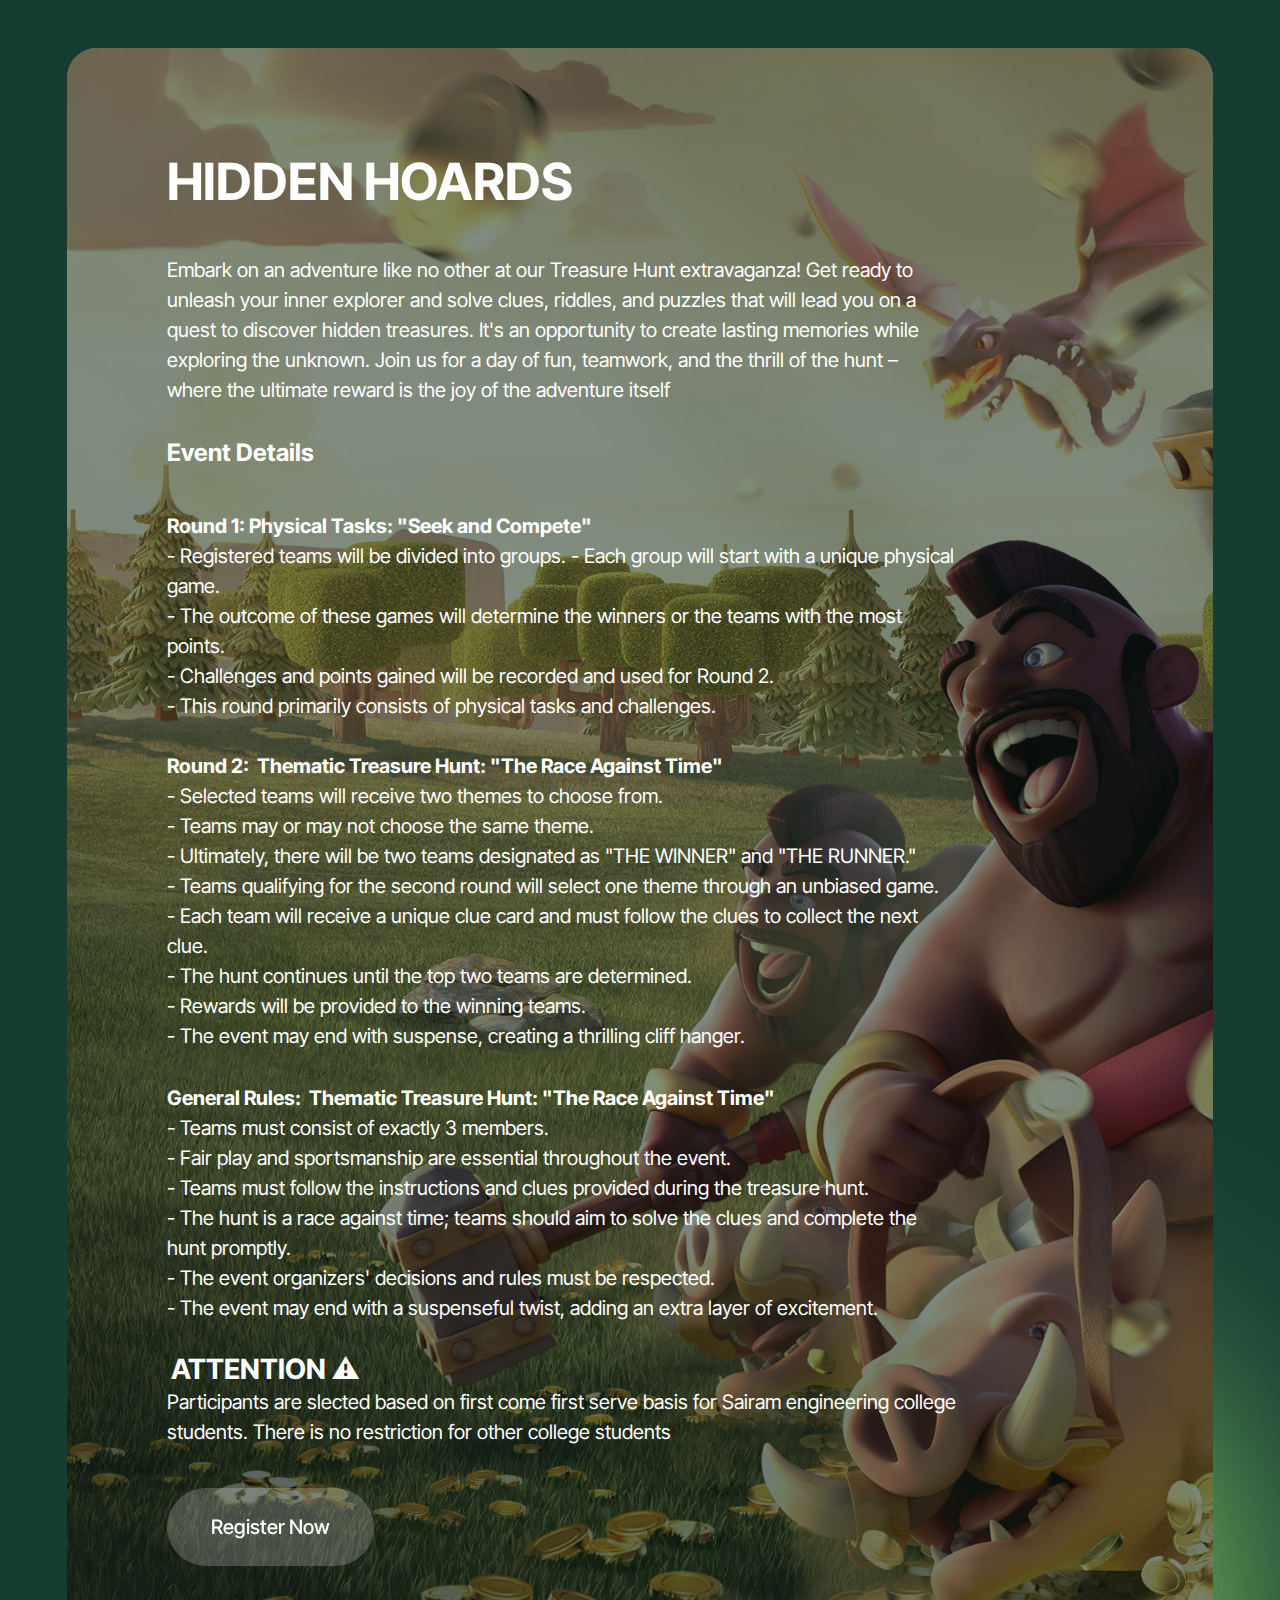
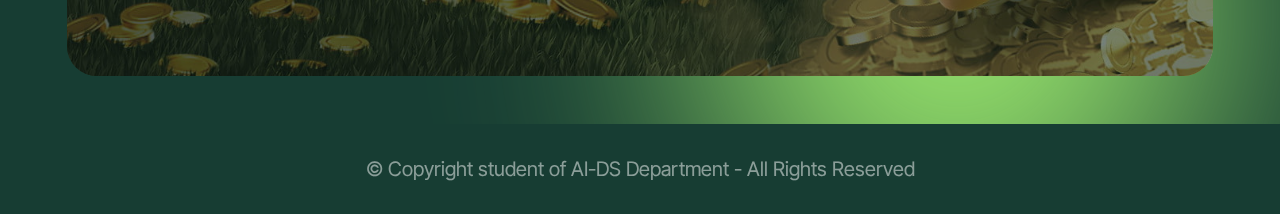
<file: financial-education-platform/hiddenhords.html>
<!DOCTYPE html>
<html  >
<head>
  <!-- Site made with Mobirise Website Builder v5.6.10, https://mobirise.com -->
  <meta charset="UTF-8">
  <meta http-equiv="X-UA-Compatible" content="IE=edge">
  <meta name="generator" content="Mobirise v5.6.10, mobirise.com">
  <meta name="twitter:card" content="summary_large_image"/>
  <meta name="twitter:image:src" content="">
  <meta property="og:image" content="">
  <meta name="twitter:title" content="Home">
  <meta name="viewport" content="width=device-width, initial-scale=1, minimum-scale=1">
  <link rel="shortcut icon" href="assets/images/logo.png" type="image/x-icon">
  <meta name="description" content="">
  
  
  <title>Register</title>
  <link rel="stylesheet" href="assets/web/assets/mobirise-icons2/mobirise2.css">
  <link rel="stylesheet" href="assets/web/assets/mobirise-icons/mobirise-icons.css">
  <link rel="stylesheet" href="assets/bootstrap/css/bootstrap.min.css">
  <link rel="stylesheet" href="assets/bootstrap/css/bootstrap-grid.min.css">
  <link rel="stylesheet" href="assets/bootstrap/css/bootstrap-reboot.min.css">
  <link rel="stylesheet" href="assets/dropdown/css/style.css">
  <link rel="stylesheet" href="assets/socicon/css/styles.css">
  <link rel="stylesheet" href="assets/theme/css/style.css">
  <link rel="stylesheet" href="assets/recaptcha.css">
  <link rel="preload" href="https://fonts.googleapis.com/css2?family=Inter+Tight:ital,wght@0,400;0,600;0,700;0,900;1,400;1,600;1,700;1,900&display=swap&display=swap" as="style" onload="this.onload=null;this.rel='stylesheet'">
  <noscript><link rel="stylesheet" href="https://fonts.googleapis.com/css2?family=Inter+Tight:ital,wght@0,400;0,600;0,700;0,900;1,400;1,600;1,700;1,900&display=swap&display=swap"></noscript>
  <link rel="preload" as="style" href="assets/mobirise/css/mbr-additional.css"><link rel="stylesheet" href="assets/mobirise/css/mbr-additional.css" type="text/css">
  
  
  
  
</head>
<body>
  
 





<section data-bs-version="5.1" class="features3 platformm5 cid-tkliaTPES3 mbr-fullscreen" id="afeatures3-3">

    

    
    
    <div class="container-fluid">
        <div class="bg-frame-container">
            <div class="bg-frame"></div>
            <div class="img-bg-container">
                <div class="img-bg"></div>
                <div class="img-bg-overlay"></div>
                <div class="row justify-content-start">
                    <div class="col-12 col-lg-10 col-text p-0">
                        <div class="text-wrap">
                            <h1 class="mbr-section-title mbr-fonts-style display-5"><strong>HIDDEN HOARDS</strong></h1>
                            <h2 class="mbr-section-subtitle mbr-fonts-style display-7">Embark on an adventure like no other at our Treasure Hunt extravaganza! Get ready to unleash your inner explorer and solve clues, riddles, and puzzles that will lead you on a quest to discover hidden treasures. It's an opportunity to create lasting memories while exploring the unknown. Join us for a day of fun, teamwork, and the thrill of the hunt – where the ultimate reward is the joy of the adventure itself<br><br>
<div>
    <h1 class="mbr-section-title mbr-fonts-style display-4" ><strong>Event Details</strong></h1>
</div><div><strong>Round 1:&nbsp;<span style="font-size: 1.25rem;"><b>Physical Tasks: "Seek and Compete"</b></span></strong></div><div>- Registered teams will be divided into groups.
    - Each group will start with a unique physical game.<br>
    - The outcome of these games will determine the winners or the teams with the most points.<br>
    - Challenges and points gained will be recorded and used for Round 2.<br>
    - This round primarily consists of physical tasks and challenges.</div><br><div>
</div><div><strong>Round 2:&nbsp;<span style="font-size: 1.25rem;"><b> Thematic Treasure Hunt: "The Race Against Time"</b></span></strong></div><div>
    - Selected teams will receive two themes to choose from.<br>
    - Teams may or may not choose the same theme.<br>
    - Ultimately, there will be two teams designated as "THE WINNER" and "THE RUNNER."<br>
    - Teams qualifying for the second round will select one theme through an unbiased game.<br>
    - Each team will receive a unique clue card and must follow the clues to collect the next clue.<br>
    - The hunt continues until the top two teams are determined.<br>
    - Rewards will be provided to the winning teams.<br>
    - The event may end with suspense, creating a thrilling cliff hanger.
    </div><div>
        <div style="padding-top: 2rem;"><strong>General Rules:&nbsp;<span style="font-size: 1.25rem;"><b> Thematic Treasure Hunt: "The Race Against Time"</b></span></strong></div><div>-  Teams must consist of exactly 3 members.<br>
            - Fair play and sportsmanship are essential throughout the event.<br>
            - Teams must follow the instructions and clues provided during the treasure hunt.<br>
            - The hunt is a race against time; teams should aim to solve the clues and complete the hunt promptly.<br>
            - The event organizers' decisions and rules must be respected.<br>
            - The event may end with a suspenseful twist, adding an extra layer of excitement.<br>
            </div>
          <div style="padding-top: 2rem;"><strong>&nbsp;<span style="font-size: 1.75rem;"><b>ATTENTION ⚠ </b></span></strong></div><div > Participants are slected based on first come first serve basis for Sairam engineering college students. There is no restriction for other college students</div>
</div></h2>
                            <div class="mbr-section-btn custom-section-btn"><a class="btn btn-white-outline display-7" href="../regis/hidenhords.html">
                                    <div class="btn-transform">Register Now
                                    </div>
                                </a></div>
                        </div>
                    </div>
                </div>
            </div>
            
        </div>
    </div>
</section>


<section data-bs-version="5.1" class="footer2 platformm5 cid-tklm2aWye4" once="footers" id="afooter2-b">

    

    

    <div class="container">
        <div class="media-container-row align-center mbr-white">
            <div class="col-12">
                <p class="mbr-text mb-0 mbr-fonts-style align-center display-7">
                    © Copyright student of AI-DS Department - All Rights Reserved
                </p>
            </div>
        </div>
    </div>
</section>


<script src="assets/bootstrap/js/bootstrap.bundle.min.js"></script>
  <script src="assets/smoothscroll/smooth-scroll.js"></script>
  <script src="assets/ytplayer/index.js"></script>
  <script src="assets/dropdown/js/navbar-dropdown.js"></script>
  <script src="assets/mbr-tabs/mbr-tabs.js"></script>
  <script src="assets/playervimeo/vimeo_player.js"></script>
  <script src="assets/mbr-switch-arrow/mbr-switch-arrow.js"></script>
  <script src="assets/theme/js/script.js"></script>
  <script src="assets/formoid.min.js"></script>
  
  
  
</body>
</html>
</file>
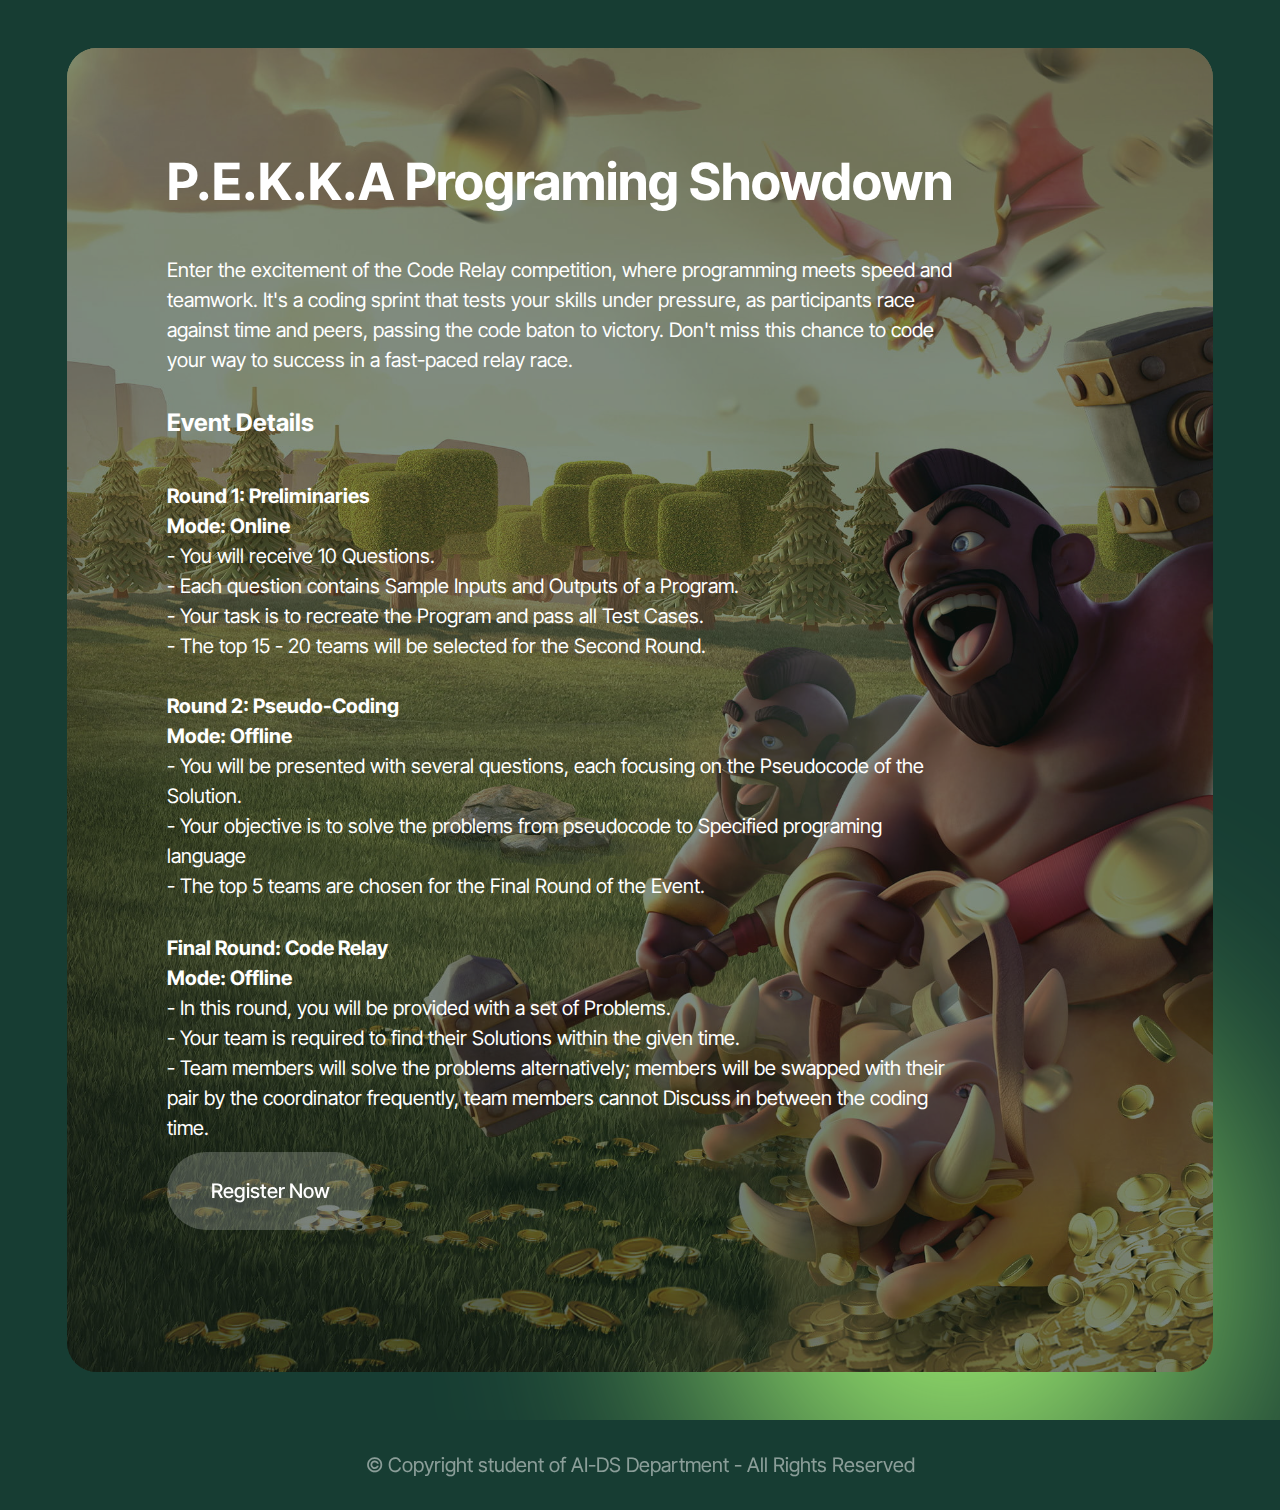
<file: financial-education-platform/pekka.html>
<!DOCTYPE html>
<html  >
<head>
  <!-- Site made with Mobirise Website Builder v5.6.10, https://mobirise.com -->
  <meta charset="UTF-8">
  <meta http-equiv="X-UA-Compatible" content="IE=edge">
  <meta name="generator" content="Mobirise v5.6.10, mobirise.com">
  <meta name="twitter:card" content="summary_large_image"/>
  <meta name="twitter:image:src" content="">
  <meta property="og:image" content="">
  <meta name="twitter:title" content="Home">
  <meta name="viewport" content="width=device-width, initial-scale=1, minimum-scale=1">
  <link rel="shortcut icon" href="assets/images/logo.png" type="image/x-icon">
  <meta name="description" content="">
  
  
  <title>Register</title>
  <link rel="stylesheet" href="assets/web/assets/mobirise-icons2/mobirise2.css">
  <link rel="stylesheet" href="assets/web/assets/mobirise-icons/mobirise-icons.css">
  <link rel="stylesheet" href="assets/bootstrap/css/bootstrap.min.css">
  <link rel="stylesheet" href="assets/bootstrap/css/bootstrap-grid.min.css">
  <link rel="stylesheet" href="assets/bootstrap/css/bootstrap-reboot.min.css">
  <link rel="stylesheet" href="assets/dropdown/css/style.css">
  <link rel="stylesheet" href="assets/socicon/css/styles.css">
  <link rel="stylesheet" href="assets/theme/css/style.css">
  <link rel="stylesheet" href="assets/recaptcha.css">
  <link rel="preload" href="https://fonts.googleapis.com/css2?family=Inter+Tight:ital,wght@0,400;0,600;0,700;0,900;1,400;1,600;1,700;1,900&display=swap&display=swap" as="style" onload="this.onload=null;this.rel='stylesheet'">
  <noscript><link rel="stylesheet" href="https://fonts.googleapis.com/css2?family=Inter+Tight:ital,wght@0,400;0,600;0,700;0,900;1,400;1,600;1,700;1,900&display=swap&display=swap"></noscript>
  <link rel="preload" as="style" href="assets/mobirise/css/mbr-additional.css"><link rel="stylesheet" href="assets/mobirise/css/mbr-additional.css" type="text/css">
  
  
  
  
</head>
<body>
  
 





<section data-bs-version="5.1" class="features3 platformm5 cid-tkliaTPES3 mbr-fullscreen" id="afeatures3-3">

    

    
    
    <div class="container-fluid">
        <div class="bg-frame-container">
            <div class="bg-frame"></div>
            <div class="img-bg-container">
                <div class="img-bg"></div>
                <div class="img-bg-overlay"></div>
                <div class="row justify-content-start">
                    <div class="col-12 col-lg-10 col-text p-0">
                        <div class="text-wrap">
                            <h1 class="mbr-section-title mbr-fonts-style display-5"><strong>P.E.K.K.A Programing Showdown</strong></h1>
                            <h2 class="mbr-section-subtitle mbr-fonts-style display-7">Enter the excitement of the Code Relay competition, where programming meets speed and teamwork. It's a coding sprint that tests your skills under pressure, as participants race against time and peers, passing the code baton to victory. Don't miss this chance to code your way to success in a fast-paced relay race.<br><br>
<div>
    <h1 class="mbr-section-title mbr-fonts-style display-4" ><strong>Event Details</strong></h1>
</div><div><strong>Round 1:&nbsp;<span style="font-size: 1.25rem;"><b>Preliminaries</b></span></strong></div>
<div><strong>Mode:&nbsp;<span style="font-size: 1.25rem;"><b>Online</b></span></strong></div><div>- You will receive 10 Questions.<br>
    - Each question contains Sample Inputs and Outputs of a Program.<br>
    - Your task is to recreate the Program and pass all Test Cases.<br>
    - The top 15 - 20 teams will be selected for the Second Round.<br>
    </div><br><div>
</div><div><strong>Round 2:&nbsp;<span style="font-size: 1.25rem;"><b>Pseudo-Coding</b></span></strong></div>
<div><strong>Mode:&nbsp;<span style="font-size: 1.25rem;"><b>Offline</b></span></strong></div><div>- You will be presented with several questions, each focusing on the Pseudocode of the Solution.<br>
    - Your objective is to solve the problems from pseudocode to Specified programing language<br>
    - The top 5 teams are chosen for the Final Round of the Event.</div><div>
</div>
<div style="padding-top: 2rem;"><strong>Final Round:&nbsp;<span style="font-size: 1.25rem;"><b>Code Relay</b></span></strong></div>
<div><strong>Mode:&nbsp;<span style="font-size: 1.25rem;"><b>Offline</b></span></strong></div><div>- In this round, you will be provided with a set of Problems.<br>
    - Your team is required to find their Solutions within the given time.<br>
    - Team members will solve the problems alternatively; members will be swapped with their pair by the coordinator frequently, team members cannot Discuss in between the coding time.<br></div><div>
</div><div>
</div>
                            <div class="mbr-section-btn custom-section-btn"><a class="btn btn-white-outline display-7" href="../regis/pekka.html">
                                    <div class="btn-transform">Register Now
                                    </div>
                                </a></div>
                        </div>
                    </div>
                </div>
            </div>
            
        </div>
    </div>
</section>


<section data-bs-version="5.1" class="footer2 platformm5 cid-tklm2aWye4" once="footers" id="afooter2-b">

    

    

    <div class="container">
        <div class="media-container-row align-center mbr-white">
            <div class="col-12">
                <p class="mbr-text mb-0 mbr-fonts-style align-center display-7">
                    © Copyright student of AI-DS Department - All Rights Reserved
                </p>
            </div>
        </div>
    </div>
</section>


<script src="assets/bootstrap/js/bootstrap.bundle.min.js"></script>
  <script src="assets/smoothscroll/smooth-scroll.js"></script>
  <script src="assets/ytplayer/index.js"></script>
  <script src="assets/dropdown/js/navbar-dropdown.js"></script>
  <script src="assets/mbr-tabs/mbr-tabs.js"></script>
  <script src="assets/playervimeo/vimeo_player.js"></script>
  <script src="assets/mbr-switch-arrow/mbr-switch-arrow.js"></script>
  <script src="assets/theme/js/script.js"></script>
  <script src="assets/formoid.min.js"></script>
  
  
  
</body>
</html>
</file>
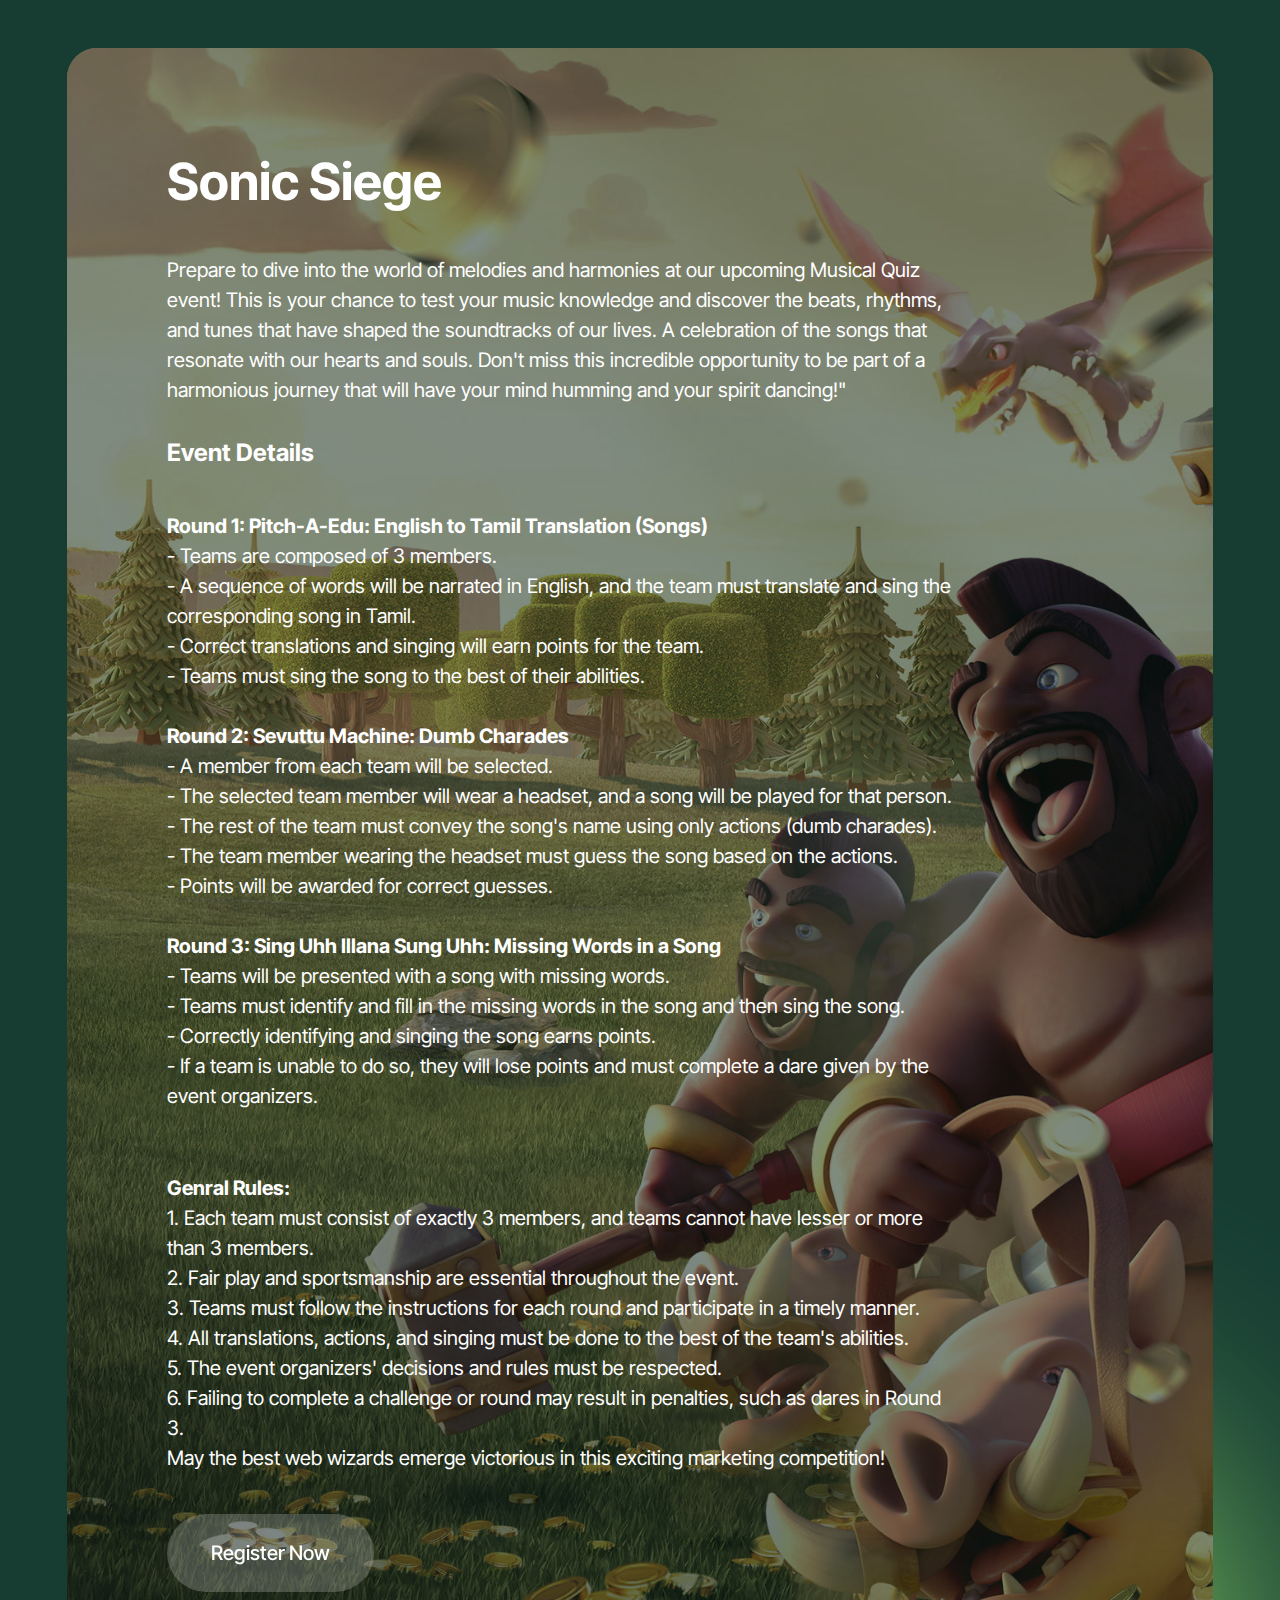
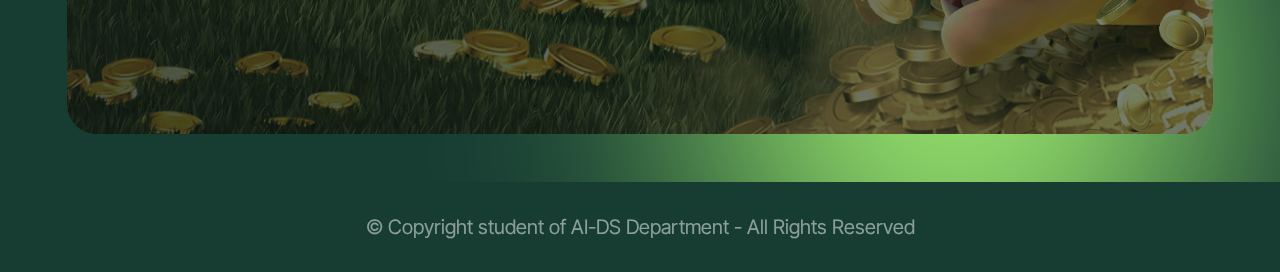
<file: financial-education-platform/sonic.html>
<!DOCTYPE html>
<html  >
<head>
  <!-- Site made with Mobirise Website Builder v5.6.10, https://mobirise.com -->
  <meta charset="UTF-8">
  <meta http-equiv="X-UA-Compatible" content="IE=edge">
  <meta name="generator" content="Mobirise v5.6.10, mobirise.com">
  <meta name="twitter:card" content="summary_large_image"/>
  <meta name="twitter:image:src" content="">
  <meta property="og:image" content="">
  <meta name="twitter:title" content="Home">
  <meta name="viewport" content="width=device-width, initial-scale=1, minimum-scale=1">
  <link rel="shortcut icon" href="assets/images/logo.png" type="image/x-icon">
  <meta name="description" content="">
  
  
  <title>Register</title>
  <link rel="stylesheet" href="assets/web/assets/mobirise-icons2/mobirise2.css">
  <link rel="stylesheet" href="assets/web/assets/mobirise-icons/mobirise-icons.css">
  <link rel="stylesheet" href="assets/bootstrap/css/bootstrap.min.css">
  <link rel="stylesheet" href="assets/bootstrap/css/bootstrap-grid.min.css">
  <link rel="stylesheet" href="assets/bootstrap/css/bootstrap-reboot.min.css">
  <link rel="stylesheet" href="assets/dropdown/css/style.css">
  <link rel="stylesheet" href="assets/socicon/css/styles.css">
  <link rel="stylesheet" href="assets/theme/css/style.css">
  <link rel="stylesheet" href="assets/recaptcha.css">
  <link rel="preload" href="https://fonts.googleapis.com/css2?family=Inter+Tight:ital,wght@0,400;0,600;0,700;0,900;1,400;1,600;1,700;1,900&display=swap&display=swap" as="style" onload="this.onload=null;this.rel='stylesheet'">
  <noscript><link rel="stylesheet" href="https://fonts.googleapis.com/css2?family=Inter+Tight:ital,wght@0,400;0,600;0,700;0,900;1,400;1,600;1,700;1,900&display=swap&display=swap"></noscript>
  <link rel="preload" as="style" href="assets/mobirise/css/mbr-additional.css"><link rel="stylesheet" href="assets/mobirise/css/mbr-additional.css" type="text/css">
  
  
  
  
</head>
<body>
  
 





<section data-bs-version="5.1" class="features3 platformm5 cid-tkliaTPES3 mbr-fullscreen" id="afeatures3-3">

    

    
    
    <div class="container-fluid">
        <div class="bg-frame-container">
            <div class="bg-frame"></div>
            <div class="img-bg-container">
                <div class="img-bg"></div>
                <div class="img-bg-overlay"></div>
                <div class="row justify-content-start">
                    <div class="col-12 col-lg-10 col-text p-0">
                        <div class="text-wrap">
                            <h1 class="mbr-section-title mbr-fonts-style display-5"><strong>Sonic Siege</strong></h1>
                            <h2 class="mbr-section-subtitle mbr-fonts-style display-7">Prepare to dive into the world of melodies and harmonies at our upcoming Musical Quiz event! This is your chance to test your music knowledge and discover the beats, rhythms, and tunes that have shaped the soundtracks of our lives.
                                A celebration of the songs that resonate with our hearts and souls. Don't miss this incredible opportunity to be part of a harmonious journey that will have your mind humming and your spirit dancing!"
                                <br><br>
<div>
    <h1 class="mbr-section-title mbr-fonts-style display-4" ><strong>Event Details</strong></h1>
</div><div><strong>Round 1:&nbsp;<span style="font-size: 1.25rem;"><b>Pitch-A-Edu: English to Tamil Translation (Songs)</b></span></strong></div><div>
    - Teams are composed of 3 members.<br>
    - A sequence of words will be narrated in English, and the team must translate and sing the corresponding song in Tamil.<br>
    - Correct translations and singing will earn points for the team.<br>
    - Teams must sing the song to the best of their abilities.</div><br><div>
</div>
<div><strong>Round 2:&nbsp;<span style="font-size: 1.25rem;"><b>Sevuttu Machine: Dumb Charades</b></span></strong></div><div>
- A member from each team will be selected.<br>
- The selected team member will wear a headset, and a song will be played for that person.<br>
- The rest of the team must convey the song's name using only actions (dumb charades).<br>
- The team member wearing the headset must guess the song based on the actions.<br>
- Points will be awarded for correct guesses.<br>
</div><br><div>
</div>
<div><strong>Round 3:&nbsp;<span style="font-size: 1.25rem;"><b>Sing Uhh Illana Sung Uhh: Missing Words in a Song<br></b></span></strong></div><div>
- Teams will be presented with a song with missing words.<br>
- Teams must identify and fill in the missing words in the song and then sing the song.<br>
- Correctly identifying and singing the song earns points.<br>
- If a team is unable to do so, they will lose points and must complete a dare given by the event organizers.<br>
</div><br><div>
</div>


<div style="padding-top: 2rem;"><strong>Genral Rules:&nbsp;<span style="font-size: 1.25rem;"><b></b></span></strong></div><div>1. Each team must consist of exactly 3 members, and teams cannot have lesser or more than 3 members.<br>
    2. Fair play and sportsmanship are essential throughout the event.<br>
    3. Teams must follow the instructions for each round and participate in a timely manner.<br>
    4. All translations, actions, and singing must be done to the best of the team's abilities.<br>
    5. The event organizers' decisions and rules must be respected.<br>
    6. Failing to complete a challenge or round may result in penalties, such as dares in Round 3.<br>

    May the best web wizards emerge victorious in this exciting marketing competition!<br>
    </div><div>
</div>
                            <div class="mbr-section-btn custom-section-btn" style="padding-top: 2rem;"><a class="btn btn-white-outline display-7" href="../regis/sonic.html">
                                    <div class="btn-transform">Register Now
                                    </div>
                                </a></div>
                        </div>
                    </div>
                </div>
            </div>
            
        </div>
    </div>
</section>


<section data-bs-version="5.1" class="footer2 platformm5 cid-tklm2aWye4" once="footers" id="afooter2-b">

    

    

    <div class="container">
        <div class="media-container-row align-center mbr-white">
            <div class="col-12">
                <p class="mbr-text mb-0 mbr-fonts-style align-center display-7">
                    © Copyright student of AI-DS Department - All Rights Reserved
                </p>
            </div>
        </div>
    </div>
</section>


<script src="assets/bootstrap/js/bootstrap.bundle.min.js"></script>
  <script src="assets/smoothscroll/smooth-scroll.js"></script>
  <script src="assets/ytplayer/index.js"></script>
  <script src="assets/dropdown/js/navbar-dropdown.js"></script>
  <script src="assets/mbr-tabs/mbr-tabs.js"></script>
  <script src="assets/playervimeo/vimeo_player.js"></script>
  <script src="assets/mbr-switch-arrow/mbr-switch-arrow.js"></script>
  <script src="assets/theme/js/script.js"></script>
  <script src="assets/formoid.min.js"></script>
  
  
  
</body>
</html>
</file>
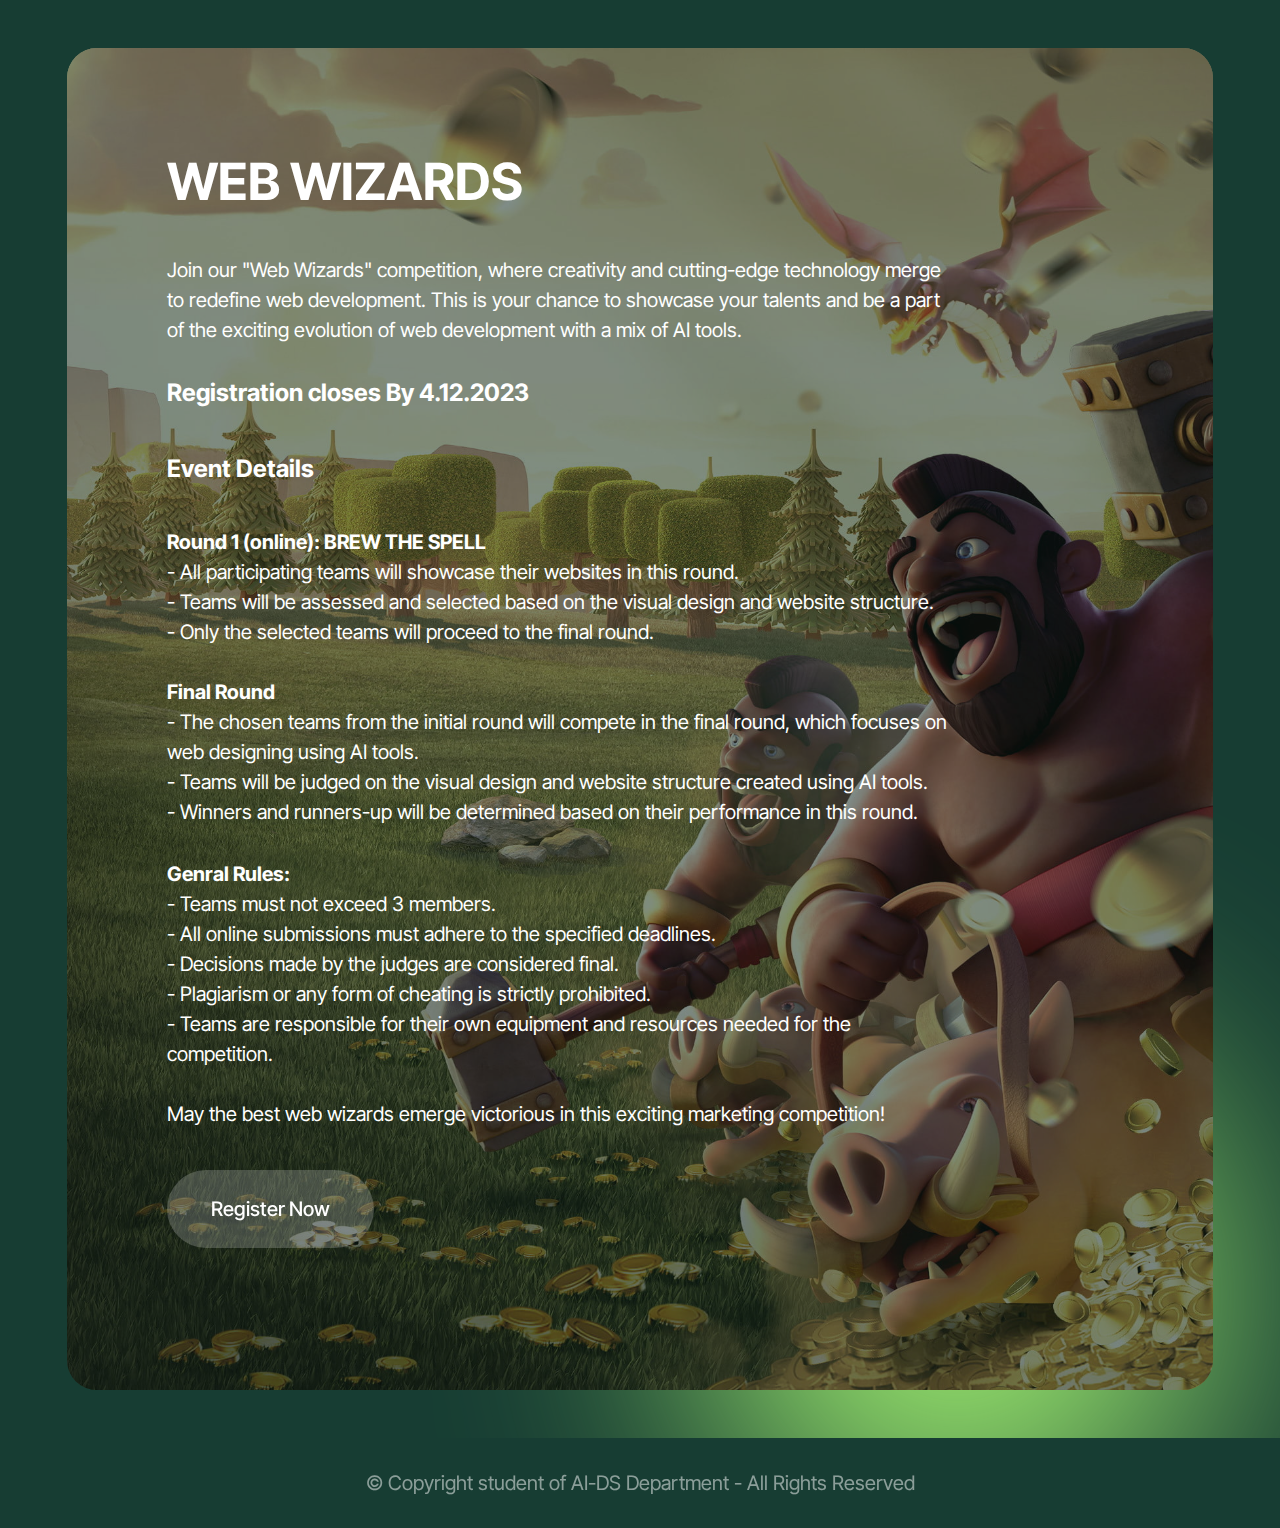
<file: financial-education-platform/WebWizards.html>
<!DOCTYPE html>
<html  >
<head>
  <!-- Site made with Mobirise Website Builder v5.6.10, https://mobirise.com -->
  <meta charset="UTF-8">
  <meta http-equiv="X-UA-Compatible" content="IE=edge">
  <meta name="generator" content="Mobirise v5.6.10, mobirise.com">
  <meta name="twitter:card" content="summary_large_image"/>
  <meta name="twitter:image:src" content="">
  <meta property="og:image" content="">
  <meta name="twitter:title" content="Home">
  <meta name="viewport" content="width=device-width, initial-scale=1, minimum-scale=1">
  <link rel="shortcut icon" href="assets/images/logo.png" type="image/x-icon">
  <meta name="description" content="">
  
  
  <title>Register</title>
  <link rel="stylesheet" href="assets/web/assets/mobirise-icons2/mobirise2.css">
  <link rel="stylesheet" href="assets/web/assets/mobirise-icons/mobirise-icons.css">
  <link rel="stylesheet" href="assets/bootstrap/css/bootstrap.min.css">
  <link rel="stylesheet" href="assets/bootstrap/css/bootstrap-grid.min.css">
  <link rel="stylesheet" href="assets/bootstrap/css/bootstrap-reboot.min.css">
  <link rel="stylesheet" href="assets/dropdown/css/style.css">
  <link rel="stylesheet" href="assets/socicon/css/styles.css">
  <link rel="stylesheet" href="assets/theme/css/style.css">
  <link rel="stylesheet" href="assets/recaptcha.css">
  <link rel="preload" href="https://fonts.googleapis.com/css2?family=Inter+Tight:ital,wght@0,400;0,600;0,700;0,900;1,400;1,600;1,700;1,900&display=swap&display=swap" as="style" onload="this.onload=null;this.rel='stylesheet'">
  <noscript><link rel="stylesheet" href="https://fonts.googleapis.com/css2?family=Inter+Tight:ital,wght@0,400;0,600;0,700;0,900;1,400;1,600;1,700;1,900&display=swap&display=swap"></noscript>
  <link rel="preload" as="style" href="assets/mobirise/css/mbr-additional.css"><link rel="stylesheet" href="assets/mobirise/css/mbr-additional.css" type="text/css">
  
  
  
  
</head>
<body>
  
 





<section data-bs-version="5.1" class="features3 platformm5 cid-tkliaTPES3 mbr-fullscreen" id="afeatures3-3">

    

    
    
    <div class="container-fluid">
        <div class="bg-frame-container">
            <div class="bg-frame"></div>
            <div class="img-bg-container">
                <div class="img-bg"></div>
                <div class="img-bg-overlay"></div>
                <div class="row justify-content-start">
                    <div class="col-12 col-lg-10 col-text p-0">
                        <div class="text-wrap">
                            <h1 class="mbr-section-title mbr-fonts-style display-5"><strong>WEB WIZARDS</strong></h1>
                            <h2 class="mbr-section-subtitle mbr-fonts-style display-7">Join our "Web Wizards" competition, where creativity and cutting-edge technology merge to redefine web development. This is your chance to showcase your talents and be a part of the exciting evolution of web development with a mix of AI tools.
                                <br><br>
<div>
  <h1 class="mbr-section-title mbr-fonts-style display-4" ><strong>Registration closes By 4.12.2023 </strong></h1>
    <h1 class="mbr-section-title mbr-fonts-style display-4" ><strong>Event Details</strong></h1>
</div><div><strong>Round 1 (online):&nbsp;<span style="font-size: 1.25rem;"><b>BREW THE SPELL</b></span></strong></div><div>- All participating teams will showcase their websites in this round.<br>
    - Teams will be assessed and selected based on the visual design and website structure.<br>
    - Only the selected teams will proceed to the final round.</div><br><div>
</div><div><strong>Final Round&nbsp;<span style="font-size: 1.25rem;"><b></b></span></strong></div><div>- The chosen teams from the initial round will compete in the final round, which focuses on web designing using AI tools.<br>
    - Teams will be judged on the visual design and website structure created using AI tools.<br>
    - Winners and runners-up will be determined based on their performance in this round.<br></div><div>
</div><div style="padding-top: 2rem;"><strong>Genral Rules:&nbsp;<span style="font-size: 1.25rem;"><b></b></span></strong></div><div>- Teams must not exceed 3 members.<br>
    - All online submissions must adhere to the specified deadlines.<br>
    - Decisions made by the judges are considered final.<br>
    - Plagiarism or any form of cheating is strictly prohibited.<br>
    - Teams are responsible for their own equipment and resources needed for the competition.<br><br>

    May the best web wizards emerge victorious in this exciting marketing competition!<br>
    </div><div>
</div>
                            <div class="mbr-section-btn custom-section-btn" style="padding-top: 2rem;"><a class="btn btn-white-outline display-7" href="https://forms.gle/FZwdvsUweoee15Hs9">
                                    <div class="btn-transform">Register Now
                                    </div>
                                </a></div>
                        </div>
                    </div>
                </div>
            </div>
            
        </div>
    </div>
</section>


<section data-bs-version="5.1" class="footer2 platformm5 cid-tklm2aWye4" once="footers" id="afooter2-b">

    

    

    <div class="container">
        <div class="media-container-row align-center mbr-white">
            <div class="col-12">
                <p class="mbr-text mb-0 mbr-fonts-style align-center display-7">
                    © Copyright student of AI-DS Department - All Rights Reserved
                </p>
            </div>
        </div>
    </div>
</section>


<script src="assets/bootstrap/js/bootstrap.bundle.min.js"></script>
  <script src="assets/smoothscroll/smooth-scroll.js"></script>
  <script src="assets/ytplayer/index.js"></script>
  <script src="assets/dropdown/js/navbar-dropdown.js"></script>
  <script src="assets/mbr-tabs/mbr-tabs.js"></script>
  <script src="assets/playervimeo/vimeo_player.js"></script>
  <script src="assets/mbr-switch-arrow/mbr-switch-arrow.js"></script>
  <script src="assets/theme/js/script.js"></script>
  <script src="assets/formoid.min.js"></script>
  
  
  
</body>
</html>
</file>
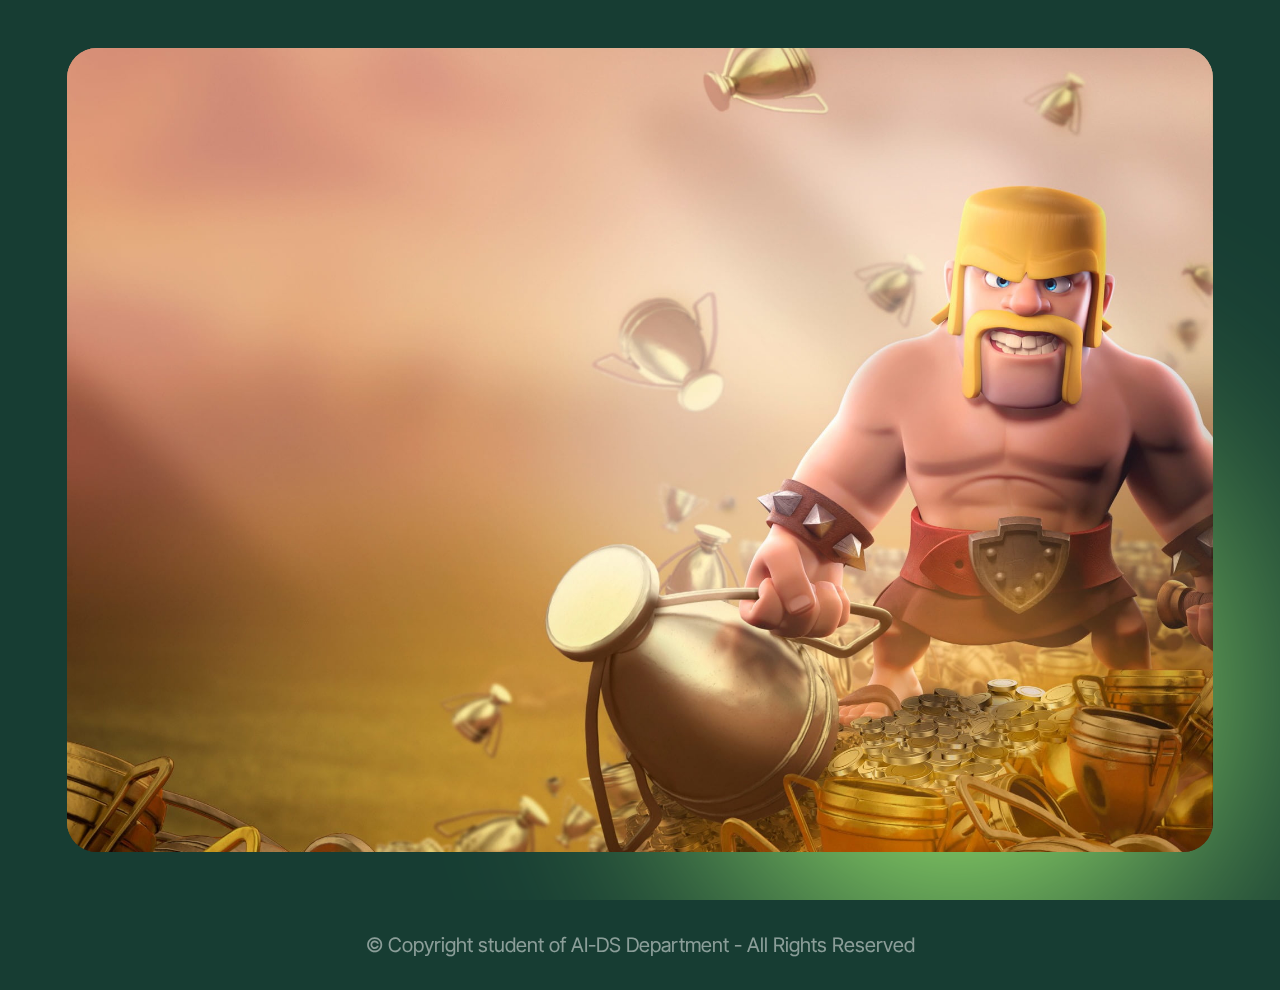
<file: regis/algo.html>
<!DOCTYPE html>
<html  >
<head>
  <!-- Site made with Mobirise Website Builder v5.6.10, https://mobirise.com -->
  <meta charset="UTF-8">
  <meta http-equiv="X-UA-Compatible" content="IE=edge">
  <meta name="generator" content="Mobirise v5.6.10, mobirise.com">
  <meta name="twitter:card" content="summary_large_image"/>
  <meta name="twitter:image:src" content="">
  <meta property="og:image" content="">
  <meta name="twitter:title" content="Home">
  <meta name="viewport" content="width=device-width, initial-scale=1, minimum-scale=1">
  <link rel="shortcut icon" href="assets/images/logo.png" type="image/x-icon">
  <meta name="description" content="">
  
  
  <title>Register</title>
  <link rel="stylesheet" href="assets/web/assets/mobirise-icons2/mobirise2.css">
  <link rel="stylesheet" href="assets/web/assets/mobirise-icons/mobirise-icons.css">
  <link rel="stylesheet" href="assets/bootstrap/css/bootstrap.min.css">
  <link rel="stylesheet" href="assets/bootstrap/css/bootstrap-grid.min.css">
  <link rel="stylesheet" href="assets/bootstrap/css/bootstrap-reboot.min.css">
  <link rel="stylesheet" href="assets/dropdown/css/style.css">
  <link rel="stylesheet" href="assets/socicon/css/styles.css">
  <link rel="stylesheet" href="assets/theme/css/style.css">
  <link rel="stylesheet" href="assets/recaptcha.css">
  <link rel="preload" href="https://fonts.googleapis.com/css2?family=Inter+Tight:ital,wght@0,400;0,600;0,700;0,900;1,400;1,600;1,700;1,900&display=swap&display=swap" as="style" onload="this.onload=null;this.rel='stylesheet'">
  <noscript><link rel="stylesheet" href="https://fonts.googleapis.com/css2?family=Inter+Tight:ital,wght@0,400;0,600;0,700;0,900;1,400;1,600;1,700;1,900&display=swap&display=swap"></noscript>
  <link rel="preload" as="style" href="assets/mobirise/css/mbr-additional.css"><link rel="stylesheet" href="assets/mobirise/css/mbr-additional.css" type="text/css">
  
  
  
  
</head>
<body>
  
 





<section data-bs-version="5.1" class="features3 platformm5 cid-tkliaTPES3 mbr-fullscreen" id="afeatures3-3">

    

    
    
    <div class="container-fluid">
        <div class="bg-frame-container">
            <div class="bg-frame"></div>
            <div class="img-bg-container">
                <div class="img-bg"></div>
                <div class="img-bg">
                    <iframe src="https://docs.google.com/forms/d/e/1FAIpQLSdDyBs15lI2BYN4-GIRTPshV8TGNP6v-tnomErmImK0fxOKSw/viewform?embedded=true" width="640" height="650" frameborder="0" marginheight="0" marginwidth="0">Loading…</iframe>
                     
                    </div>
                </div>
            </div>
            
        </div>
    </div>
</section>


<section data-bs-version="5.1" class="footer2 platformm5 cid-tklm2aWye4" once="footers" id="afooter2-b">

    

    

    <div class="container">
        <div class="media-container-row align-center mbr-white">
            <div class="col-12">
                <p class="mbr-text mb-0 mbr-fonts-style align-center display-7">
                    © Copyright student of AI-DS Department - All Rights Reserved
                </p>
            </div>
        </div>
    </div>
</section>


<script src="assets/bootstrap/js/bootstrap.bundle.min.js"></script>
  <script src="assets/smoothscroll/smooth-scroll.js"></script>
  <script src="assets/ytplayer/index.js"></script>
  <script src="assets/dropdown/js/navbar-dropdown.js"></script>
  <script src="assets/mbr-tabs/mbr-tabs.js"></script>
  <script src="assets/playervimeo/vimeo_player.js"></script>
  <script src="assets/mbr-switch-arrow/mbr-switch-arrow.js"></script>
  <script src="assets/theme/js/script.js"></script>
  <script src="assets/formoid.min.js"></script>
  
  
  
</body>
</html>
</file>
<file: creative-agency/assets/soundcloud-plugin/style.css>
.addons-container {
    position: relative;
    margin-left: auto;
    margin-right: auto;
    padding-right: 15px;
    padding-left: 15px;
}

@media (min-width: 576px) {
    .addons-container {
        padding-right: 15px;
        padding-left: 15px;
    }
}

@media (min-width: 768px) {
    .addons-container {
        padding-right: 15px;
        padding-left: 15px;
    }
}

@media (min-width: 992px) {
    .addons-container {
        padding-right: 15px;
        padding-left: 15px;
    }
}

@media (min-width: 1200px) {
    .addons-container {
        padding-right: 15px;
        padding-left: 15px;
    }
}

@media (min-width: 576px) {
    .addons-container {
        width: 540px;
        max-width: 100%;
    }
}

@media (min-width: 768px) {
    .addons-container {
        width: 720px;
        max-width: 100%;
    }
}

@media (min-width: 992px) {
    .addons-container {
        width: 960px;
        max-width: 100%;
    }
}

@media (min-width: 1200px) {
    .addons-container {
        width: 1140px;
        max-width: 100%;
    }
}

.addons-container-inner {
    position: relative;
    width: 100%;
    min-height: 1px;
    padding-right: 15px;
    padding-left: 15px;
}

@media (min-width: 567px) {
    .addons-container-inner {
        -ms-flex: 0 0 66.666667%;
        flex: 0 0 66.666667%;
        max-width: 66.666667%;
    }
}

.addons-row {
    display: flex;
    justify-content: center;
}
</file>
<file: creative-agency/assets/socicon/css/styles.css>
@charset "UTF-8";
@font-face {
    font-family: "socicon";
    src: url("../fonts/socicon.eot");
    src: url("../fonts/socicon.eot?#iefix") format("embedded-opentype"), url("../fonts/socicon.woff") format("woff"), url("../fonts/socicon.ttf") format("truetype"), url("../fonts/socicon.svg#socicon") format("svg");
    font-weight: normal;
    font-style: normal;
}

[data-icon]:before {
    font-family: "socicon" !important;
    content: attr(data-icon);
    font-style: normal !important;
    font-weight: normal !important;
    font-variant: normal !important;
    text-transform: none !important;
    speak: none;
    line-height: 1;
    -webkit-font-smoothing: antialiased;
    -moz-osx-font-smoothing: grayscale;
}

[class^="socicon-"]:before,
[class*=" socicon-"]:before {
    font-family: "socicon" !important;
    font-style: normal !important;
    font-weight: normal !important;
    font-variant: normal !important;
    text-transform: none !important;
    speak: none;
    line-height: 1;
    -webkit-font-smoothing: antialiased;
    -moz-osx-font-smoothing: grayscale;
}

.socicon-modelmayhem:before {
    content: "\e000";
}

.socicon-mixcloud:before {
    content: "\e001";
}

.socicon-drupal:before {
    content: "\e002";
}

.socicon-swarm:before {
    content: "\e003";
}

.socicon-istock:before {
    content: "\e004";
}

.socicon-yammer:before {
    content: "\e005";
}

.socicon-ello:before {
    content: "\e006";
}

.socicon-stackoverflow:before {
    content: "\e007";
}

.socicon-persona:before {
    content: "\e008";
}

.socicon-triplej:before {
    content: "\e009";
}

.socicon-houzz:before {
    content: "\e00a";
}

.socicon-rss:before {
    content: "\e00b";
}

.socicon-paypal:before {
    content: "\e00c";
}

.socicon-odnoklassniki:before {
    content: "\e00d";
}

.socicon-airbnb:before {
    content: "\e00e";
}

.socicon-periscope:before {
    content: "\e00f";
}

.socicon-outlook:before {
    content: "\e010";
}

.socicon-coderwall:before {
    content: "\e011";
}

.socicon-tripadvisor:before {
    content: "\e012";
}

.socicon-appnet:before {
    content: "\e013";
}

.socicon-goodreads:before {
    content: "\e014";
}

.socicon-tripit:before {
    content: "\e015";
}

.socicon-lanyrd:before {
    content: "\e016";
}

.socicon-slideshare:before {
    content: "\e017";
}

.socicon-buffer:before {
    content: "\e018";
}

.socicon-disqus:before {
    content: "\e019";
}

.socicon-vkontakte:before {
    content: "\e01a";
}

.socicon-whatsapp:before {
    content: "\e01b";
}

.socicon-patreon:before {
    content: "\e01c";
}

.socicon-storehouse:before {
    content: "\e01d";
}

.socicon-pocket:before {
    content: "\e01e";
}

.socicon-mail:before {
    content: "\e01f";
}

.socicon-blogger:before {
    content: "\e020";
}

.socicon-technorati:before {
    content: "\e021";
}

.socicon-reddit:before {
    content: "\e022";
}

.socicon-dribbble:before {
    content: "\e023";
}

.socicon-stumbleupon:before {
    content: "\e024";
}

.socicon-digg:before {
    content: "\e025";
}

.socicon-envato:before {
    content: "\e026";
}

.socicon-behance:before {
    content: "\e027";
}

.socicon-delicious:before {
    content: "\e028";
}

.socicon-deviantart:before {
    content: "\e029";
}

.socicon-forrst:before {
    content: "\e02a";
}

.socicon-play:before {
    content: "\e02b";
}

.socicon-zerply:before {
    content: "\e02c";
}

.socicon-wikipedia:before {
    content: "\e02d";
}

.socicon-apple:before {
    content: "\e02e";
}

.socicon-flattr:before {
    content: "\e02f";
}

.socicon-github:before {
    content: "\e030";
}

.socicon-renren:before {
    content: "\e031";
}

.socicon-friendfeed:before {
    content: "\e032";
}

.socicon-newsvine:before {
    content: "\e033";
}

.socicon-identica:before {
    content: "\e034";
}

.socicon-bebo:before {
    content: "\e035";
}

.socicon-zynga:before {
    content: "\e036";
}

.socicon-steam:before {
    content: "\e037";
}

.socicon-xbox:before {
    content: "\e038";
}

.socicon-windows:before {
    content: "\e039";
}

.socicon-qq:before {
    content: "\e03a";
}

.socicon-douban:before {
    content: "\e03b";
}

.socicon-meetup:before {
    content: "\e03c";
}

.socicon-playstation:before {
    content: "\e03d";
}

.socicon-android:before {
    content: "\e03e";
}

.socicon-snapchat:before {
    content: "\e03f";
}

.socicon-twitter:before {
    content: "\e040";
}

.socicon-facebook:before {
    content: "\e041";
}

.socicon-googleplus:before {
    content: "\e042";
}

.socicon-pinterest:before {
    content: "\e043";
}

.socicon-foursquare:before {
    content: "\e044";
}

.socicon-yahoo:before {
    content: "\e045";
}

.socicon-skype:before {
    content: "\e046";
}

.socicon-yelp:before {
    content: "\e047";
}

.socicon-feedburner:before {
    content: "\e048";
}

.socicon-linkedin:before {
    content: "\e049";
}

.socicon-viadeo:before {
    content: "\e04a";
}

.socicon-xing:before {
    content: "\e04b";
}

.socicon-myspace:before {
    content: "\e04c";
}

.socicon-soundcloud:before {
    content: "\e04d";
}

.socicon-spotify:before {
    content: "\e04e";
}

.socicon-grooveshark:before {
    content: "\e04f";
}

.socicon-lastfm:before {
    content: "\e050";
}

.socicon-youtube:before {
    content: "\e051";
}

.socicon-vimeo:before {
    content: "\e052";
}

.socicon-dailymotion:before {
    content: "\e053";
}

.socicon-vine:before {
    content: "\e054";
}

.socicon-flickr:before {
    content: "\e055";
}

.socicon-500px:before {
    content: "\e056";
}

.socicon-wordpress:before {
    content: "\e058";
}

.socicon-tumblr:before {
    content: "\e059";
}

.socicon-twitch:before {
    content: "\e05a";
}

.socicon-8tracks:before {
    content: "\e05b";
}

.socicon-amazon:before {
    content: "\e05c";
}

.socicon-icq:before {
    content: "\e05d";
}

.socicon-smugmug:before {
    content: "\e05e";
}

.socicon-ravelry:before {
    content: "\e05f";
}

.socicon-weibo:before {
    content: "\e060";
}

.socicon-baidu:before {
    content: "\e061";
}

.socicon-angellist:before {
    content: "\e062";
}

.socicon-ebay:before {
    content: "\e063";
}

.socicon-imdb:before {
    content: "\e064";
}

.socicon-stayfriends:before {
    content: "\e065";
}

.socicon-residentadvisor:before {
    content: "\e066";
}

.socicon-google:before {
    content: "\e067";
}

.socicon-yandex:before {
    content: "\e068";
}

.socicon-sharethis:before {
    content: "\e069";
}

.socicon-bandcamp:before {
    content: "\e06a";
}

.socicon-itunes:before {
    content: "\e06b";
}

.socicon-deezer:before {
    content: "\e06c";
}

.socicon-telegram:before {
    content: "\e06e";
}

.socicon-openid:before {
    content: "\e06f";
}

.socicon-amplement:before {
    content: "\e070";
}

.socicon-viber:before {
    content: "\e071";
}

.socicon-zomato:before {
    content: "\e072";
}

.socicon-draugiem:before {
    content: "\e074";
}

.socicon-endomodo:before {
    content: "\e075";
}

.socicon-filmweb:before {
    content: "\e076";
}

.socicon-stackexchange:before {
    content: "\e077";
}

.socicon-wykop:before {
    content: "\e078";
}

.socicon-teamspeak:before {
    content: "\e079";
}

.socicon-teamviewer:before {
    content: "\e07a";
}

.socicon-ventrilo:before {
    content: "\e07b";
}

.socicon-younow:before {
    content: "\e07c";
}

.socicon-raidcall:before {
    content: "\e07d";
}

.socicon-mumble:before {
    content: "\e07e";
}

.socicon-medium:before {
    content: "\e06d";
}

.socicon-bebee:before {
    content: "\e07f";
}

.socicon-hitbox:before {
    content: "\e080";
}

.socicon-reverbnation:before {
    content: "\e081";
}

.socicon-formulr:before {
    content: "\e082";
}

.socicon-instagram:before {
    content: "\e057";
}

.socicon-battlenet:before {
    content: "\e083";
}

.socicon-chrome:before {
    content: "\e084";
}

.socicon-discord:before {
    content: "\e086";
}

.socicon-issuu:before {
    content: "\e087";
}

.socicon-macos:before {
    content: "\e088";
}

.socicon-firefox:before {
    content: "\e089";
}

.socicon-opera:before {
    content: "\e08d";
}

.socicon-keybase:before {
    content: "\e090";
}

.socicon-alliance:before {
    content: "\e091";
}

.socicon-livejournal:before {
    content: "\e092";
}

.socicon-googlephotos:before {
    content: "\e093";
}

.socicon-horde:before {
    content: "\e094";
}

.socicon-etsy:before {
    content: "\e095";
}

.socicon-zapier:before {
    content: "\e096";
}

.socicon-google-scholar:before {
    content: "\e097";
}

.socicon-researchgate:before {
    content: "\e098";
}

.socicon-wechat:before {
    content: "\e099";
}

.socicon-strava:before {
    content: "\e09a";
}

.socicon-line:before {
    content: "\e09b";
}

.socicon-lyft:before {
    content: "\e09c";
}

.socicon-uber:before {
    content: "\e09d";
}

.socicon-songkick:before {
    content: "\e09e";
}

.socicon-viewbug:before {
    content: "\e09f";
}

.socicon-googlegroups:before {
    content: "\e0a0";
}

.socicon-quora:before {
    content: "\e073";
}

.socicon-diablo:before {
    content: "\e085";
}

.socicon-blizzard:before {
    content: "\e0a1";
}

.socicon-hearthstone:before {
    content: "\e08b";
}

.socicon-heroes:before {
    content: "\e08a";
}

.socicon-overwatch:before {
    content: "\e08c";
}

.socicon-warcraft:before {
    content: "\e08e";
}

.socicon-starcraft:before {
    content: "\e08f";
}

.socicon-beam:before {
    content: "\e0a2";
}

.socicon-curse:before {
    content: "\e0a3";
}

.socicon-player:before {
    content: "\e0a4";
}

.socicon-streamjar:before {
    content: "\e0a5";
}

.socicon-nintendo:before {
    content: "\e0a6";
}

.socicon-hellocoton:before {
    content: "\e0a7";
}
</file>
<file: creative-agency/assets/dropdown/css/style.css>
.navbar-dropdown {
    left: 0;
    padding: 0;
    position: absolute;
    right: 0;
    top: 0;
    transition: all 0.45s ease;
    z-index: 1030;
    background: #282828;
}

.navbar-dropdown .navbar-logo {
    margin-right: 0.8rem;
    transition: margin 0.3s ease-in-out;
    vertical-align: middle;
}

.navbar-dropdown .navbar-logo img {
    height: 3.125rem;
    transition: all 0.3s ease-in-out;
}

.navbar-dropdown .navbar-logo.mbr-iconfont {
    font-size: 3.125rem;
    line-height: 3.125rem;
}

.navbar-dropdown .navbar-caption {
    font-weight: 700;
    white-space: normal;
    vertical-align: -4px;
    line-height: 3.125rem !important;
}

.navbar-dropdown .navbar-caption,
.navbar-dropdown .navbar-caption:hover {
    color: inherit;
    text-decoration: none;
}

.navbar-dropdown .mbr-iconfont+.navbar-caption {
    vertical-align: -1px;
}

.navbar-dropdown.navbar-fixed-top {
    position: fixed;
}

.navbar-dropdown .navbar-brand span {
    vertical-align: -4px;
}

.navbar-dropdown.bg-color.transparent {
    background: none;
}

.navbar-dropdown.navbar-short .navbar-brand {
    padding: 0.625rem 0;
}

.navbar-dropdown.navbar-short .navbar-brand span {
    vertical-align: -1px;
}

.navbar-dropdown.navbar-short .navbar-caption {
    line-height: 2.375rem !important;
    vertical-align: -2px;
}

.navbar-dropdown.navbar-short .navbar-logo {
    margin-right: 0.5rem;
}

.navbar-dropdown.navbar-short .navbar-logo img {
    height: 2.375rem;
}

.navbar-dropdown.navbar-short .navbar-logo.mbr-iconfont {
    font-size: 2.375rem;
    line-height: 2.375rem;
}

.navbar-dropdown.navbar-short .mbr-table-cell {
    height: 3.625rem;
}

.navbar-dropdown .navbar-close {
    left: 0.6875rem;
    position: fixed;
    top: 0.75rem;
    z-index: 1000;
}

.navbar-dropdown .hamburger-icon {
    content: "";
    display: inline-block;
    vertical-align: middle;
    width: 16px;
    -webkit-box-shadow: 0 -6px 0 1px #282828, 0 0 0 1px #282828, 0 6px 0 1px #282828;
    -moz-box-shadow: 0 -6px 0 1px #282828, 0 0 0 1px #282828, 0 6px 0 1px #282828;
    box-shadow: 0 -6px 0 1px #282828, 0 0 0 1px #282828, 0 6px 0 1px #282828;
}

.dropdown-menu .dropdown-toggle[data-toggle="dropdown-submenu"]::after {
    border-bottom: 0.35em solid transparent;
    border-left: 0.35em solid;
    border-right: 0;
    border-top: 0.35em solid transparent;
    margin-left: 0.3rem;
}

.dropdown-menu .dropdown-item:focus {
    outline: 0;
}

.nav-dropdown {
    font-size: 0.75rem;
    font-weight: 500;
    height: auto !important;
}

.nav-dropdown .nav-btn {
    padding-left: 1rem;
}

.nav-dropdown .link {
    margin: .667em 1.667em;
    font-weight: 500;
    padding: 0;
    transition: color .2s ease-in-out;
}

.nav-dropdown .link.dropdown-toggle {
    margin-right: 2.583em;
}

.nav-dropdown .link.dropdown-toggle::after {
    margin-left: .25rem;
    border-top: 0.35em solid;
    border-right: 0.35em solid transparent;
    border-left: 0.35em solid transparent;
    border-bottom: 0;
}

.nav-dropdown .link.dropdown-toggle[aria-expanded="true"] {
    margin: 0;
    padding: 0.667em 3.263em 0.667em 1.667em;
}

.nav-dropdown .link::after,
.nav-dropdown .dropdown-item::after {
    color: inherit;
}

.nav-dropdown .btn {
    font-size: 0.75rem;
    font-weight: 700;
    letter-spacing: 0;
    margin-bottom: 0;
    padding-left: 1.25rem;
    padding-right: 1.25rem;
}

.nav-dropdown .dropdown-menu {
    border-radius: 0;
    border: 0;
    left: 0;
    margin: 0;
    padding-bottom: 1.25rem;
    padding-top: 1.25rem;
    position: relative;
}

.nav-dropdown .dropdown-submenu {
    margin-left: 0.125rem;
    top: 0;
}

.nav-dropdown .dropdown-item {
    font-weight: 500;
    line-height: 2;
    padding: 0.3846em 4.615em 0.3846em 1.5385em;
    position: relative;
    transition: color .2s ease-in-out, background-color .2s ease-in-out;
}

.nav-dropdown .dropdown-item::after {
    margin-top: -0.3077em;
    position: absolute;
    right: 1.1538em;
    top: 50%;
}

.nav-dropdown .dropdown-item:focus,
.nav-dropdown .dropdown-item:hover {
    background: none;
}

@media (max-width: 767px) {
    .nav-dropdown.navbar-toggleable-sm {
        bottom: 0;
        display: none;
        left: 0;
        overflow-x: hidden;
        position: fixed;
        top: 0;
        transform: translateX(-100%);
        -ms-transform: translateX(-100%);
        -webkit-transform: translateX(-100%);
        width: 18.75rem;
        z-index: 999;
    }
}

.nav-dropdown.navbar-toggleable-xl {
    bottom: 0;
    display: none;
    left: 0;
    overflow-x: hidden;
    position: fixed;
    top: 0;
    transform: translateX(-100%);
    -ms-transform: translateX(-100%);
    -webkit-transform: translateX(-100%);
    width: 18.75rem;
    z-index: 999;
}

.nav-dropdown-sm {
    display: block !important;
    overflow-x: hidden;
    overflow: auto;
    padding-top: 3.875rem;
}

.nav-dropdown-sm::after {
    content: "";
    display: block;
    height: 3rem;
    width: 100%;
}

.nav-dropdown-sm.collapse.in~.navbar-close {
    display: block !important;
}

.nav-dropdown-sm.collapsing,
.nav-dropdown-sm.collapse.in {
    transform: translateX(0);
    -ms-transform: translateX(0);
    -webkit-transform: translateX(0);
    transition: all 0.25s ease-out;
    -webkit-transition: all 0.25s ease-out;
    background: #282828;
}

.nav-dropdown-sm.collapsing[aria-expanded="false"] {
    transform: translateX(-100%);
    -ms-transform: translateX(-100%);
    -webkit-transform: translateX(-100%);
}

.nav-dropdown-sm .nav-item {
    display: block;
    margin-left: 0 !important;
    padding-left: 0;
}

.nav-dropdown-sm .link,
.nav-dropdown-sm .dropdown-item {
    border-top: 1px dotted rgba(255, 255, 255, 0.1);
    font-size: 0.8125rem;
    line-height: 1.6;
    margin: 0 !important;
    padding: 0.875rem 2.4rem 0.875rem 1.5625rem !important;
    position: relative;
    white-space: normal;
}

.nav-dropdown-sm .link:focus,
.nav-dropdown-sm .link:hover,
.nav-dropdown-sm .dropdown-item:focus,
.nav-dropdown-sm .dropdown-item:hover {
    background: rgba(0, 0, 0, 0.2) !important;
    color: #c0a375;
}

.nav-dropdown-sm .nav-btn {
    position: relative;
    padding: 1.5625rem 1.5625rem 0 1.5625rem;
}

.nav-dropdown-sm .nav-btn::before {
    border-top: 1px dotted rgba(255, 255, 255, 0.1);
    content: "";
    left: 0;
    position: absolute;
    top: 0;
    width: 100%;
}

.nav-dropdown-sm .nav-btn+.nav-btn {
    padding-top: 0.625rem;
}

.nav-dropdown-sm .nav-btn+.nav-btn::before {
    display: none;
}

.nav-dropdown-sm .btn {
    padding: 0.625rem 0;
}

.nav-dropdown-sm .dropdown-toggle[data-toggle="dropdown-submenu"]::after {
    margin-left: .25rem;
    border-top: 0.35em solid;
    border-right: 0.35em solid transparent;
    border-left: 0.35em solid transparent;
    border-bottom: 0;
}

.nav-dropdown-sm .dropdown-toggle[data-toggle="dropdown-submenu"][aria-expanded="true"]::after {
    border-top: 0;
    border-right: 0.35em solid transparent;
    border-left: 0.35em solid transparent;
    border-bottom: 0.35em solid;
}

.nav-dropdown-sm .dropdown-menu {
    margin: 0;
    padding: 0;
    position: relative;
    top: 0;
    left: 0;
    width: 100%;
    border: 0;
    float: none;
    border-radius: 0;
    background: none;
}

.nav-dropdown-sm .dropdown-submenu {
    left: 100%;
    margin-left: 0.125rem;
    margin-top: -1.25rem;
    top: 0;
}

.navbar-toggleable-sm .nav-dropdown .dropdown-menu {
    position: absolute;
}

.navbar-toggleable-sm .nav-dropdown .dropdown-submenu {
    left: 100%;
    margin-left: 0.125rem;
    margin-top: -1.25rem;
    top: 0;
}

.navbar-toggleable-sm.opened .nav-dropdown .dropdown-menu {
    position: relative;
}

.navbar-toggleable-sm.opened .nav-dropdown .dropdown-submenu {
    left: 0;
    margin-left: 00rem;
    margin-top: 0rem;
    top: 0;
}

.is-builder .nav-dropdown.collapsing {
    transition: none !important;
}

/*# sourceMappingURL=style.css.map */
</file>
<file: creative-agency/assets/theme/css/style.css>
/*! * Mobirise v4 theme (https://mobirise.com/) * Copyright 2017 Mobirise */div,span,h1,h2,h3,h4,h5,h6,p,blockquote,a,ol,ul,li,figcaption,textarea,input,.display-1,.display-2 {    font: inherit;}section {    background-color: #eeeeee;}section,.container,.container-fluid {    position: relative;    word-wrap: break-word;}a.mbr-iconfont:hover {    text-decoration: none;}.article .lead p,.article .lead ul,.article .lead ol,.article .lead pre,.article .lead blockquote {    margin-bottom: 0;}a {    font-style: normal;    font-weight: 400;    cursor: pointer;}a,a:hover {    text-decoration: none;}figure {    margin-bottom: 0;}body {    color: #232323;}h1,h2,h3,h4,h5,h6,.h1,.h2,.h3,.h4,.h5,.h6,.display-1,.display-2,.display-3,.display-4 {    line-height: 1;    word-break: break-word;    word-wrap: break-word;}b,strong {    font-weight: bold;}blockquote {    padding: 10px 0 10px 20px;    position: relative;    border-left: 2px solid;    border-color: #ff3366;}input:-webkit-autofill,input:-webkit-autofill:hover,input:-webkit-autofill:focus,input:-webkit-autofill:active {    transition-delay: 9999s;    transition-property: background-color, color;}textarea[type="hidden"] {    display: none;}body {    position: relative;}section {    background-position: 50% 50%;    background-repeat: no-repeat;    background-size: cover;}section .mbr-background-video,section .mbr-background-video-preview {    position: absolute;    bottom: 0;    left: 0;    right: 0;    top: 0;}.hidden {    visibility: hidden;}.mbr-z-index20 {    z-index: 20;}/*! Base colors */.mbr-white {    color: #ffffff;}.mbr-black {    color: #000000;}.mbr-bg-white {    background-color: #ffffff;}.mbr-bg-black {    background-color: #000000;}/*! Text-aligns */.align-left {    text-align: left;}.align-center {    text-align: center;}.align-right {    text-align: right;}@media (max-width: 767px) {    .align-left,    .align-center,    .align-right,    .mbr-section-btn,    .mbr-section-title {        text-align: center;    }}/*! Font-weight  */.mbr-light {    font-weight: 300;}.mbr-regular {    font-weight: 400;}.mbr-semibold {    font-weight: 500;}.mbr-bold {    font-weight: 700;}/*! Media  */.media-size-item {    -webkit-flex: 1 1 auto;    -moz-flex: 1 1 auto;    -ms-flex: 1 1 auto;    -o-flex: 1 1 auto;    flex: 1 1 auto;}.media-content {    -webkit-flex-basis: 100%;    flex-basis: 100%;}.media-container-row {    display: -ms-flexbox;    display: -webkit-flex;    display: flex;    -webkit-flex-direction: row;    -ms-flex-direction: row;    flex-direction: row;    -webkit-flex-wrap: wrap;    -ms-flex-wrap: wrap;    flex-wrap: wrap;    -webkit-justify-content: center;    -ms-flex-pack: center;    justify-content: center;    -webkit-align-content: center;    -ms-flex-line-pack: center;    align-content: center;    -webkit-align-items: start;    -ms-flex-align: start;    align-items: start;}.media-container-row .media-size-item {    width: 400px;}.media-container-column {    display: -ms-flexbox;    display: -webkit-flex;    display: flex;    -webkit-flex-direction: column;    -ms-flex-direction: column;    flex-direction: column;    -webkit-flex-wrap: wrap;    -ms-flex-wrap: wrap;    flex-wrap: wrap;    -webkit-justify-content: center;    -ms-flex-pack: center;    justify-content: center;    -webkit-align-content: center;    -ms-flex-line-pack: center;    align-content: center;    -webkit-align-items: stretch;    -ms-flex-align: stretch;    align-items: stretch;}.media-container-column>* {    width: 100%;}@media (min-width: 992px) {    .media-container-row {        -webkit-flex-wrap: nowrap;        -ms-flex-wrap: nowrap;        flex-wrap: nowrap;    }}figure {    overflow: hidden;}figure[mbr-media-size] {    transition: width 0.1s;}.mbr-figure img,.mbr-figure iframe {    display: block;    width: 100%;}.card {    background-color: transparent;    border: none;}.card-img {    text-align: center;    flex-shrink: 0;}.media {    max-width: 100%;    margin: 0 auto;}.mbr-figure {    -ms-flex-item-align: center;    -ms-grid-row-align: center;    -webkit-align-self: center;    align-self: center;}.media-container>div {    max-width: 100%;}.mbr-figure img,.card-img img {    width: 100%;}@media (max-width: 991px) {    .media-size-item {        width: auto !important;    }    .media {        width: auto;    }    .mbr-figure {        width: 100% !important;    }}/*! Buttons */.mbr-section-btn {    margin-left: -.25rem;    margin-right: -.25rem;    font-size: 0;}nav .mbr-section-btn {    margin-left: 0rem;    margin-right: 0rem;}/*! Btn icon margin */.btn .mbr-iconfont,.btn.btn-sm .mbr-iconfont {    cursor: pointer;    margin-right: 0.5rem;}.btn.btn-md .mbr-iconfont,.btn.btn-md .mbr-iconfont {    margin-right: 0.8rem;}.mbr-regular {    font-weight: 400;}.mbr-semibold {    font-weight: 500;}.mbr-bold {    font-weight: 700;}[type="submit"] {    -webkit-appearance: none;}/*! Full-screen */.mbr-fullscreen .mbr-overlay {    min-height: 100vh;}.mbr-fullscreen {    display: flex;    display: -webkit-flex;    display: -moz-flex;    display: -ms-flex;    display: -o-flex;    align-items: center;    -webkit-align-items: center;    min-height: 100vh;    padding-top: 3rem;    padding-bottom: 3rem;}/*! Map */.map {    height: 25rem;    position: relative;}.map iframe {    width: 100%;    height: 100%;}/* Form */.form-asterisk {    font-family: initial;    position: absolute;    top: -2px;    font-weight: normal;}/*! Scroll to top arrow */.mbr-arrow-up {    bottom: 25px;    right: 90px;    position: fixed;    text-align: right;    z-index: 5000;    color: #ffffff;    font-size: 32px;    transform: rotate(180deg);    -webkit-transform: rotate(180deg);}.mbr-arrow-up a {    background: rgba(0, 0, 0, 0.2);    border-radius: 3px;    color: #fff;    display: inline-block;    height: 60px;    width: 60px;    outline-style: none !important;    position: relative;    text-decoration: none;    transition: all .3s ease-in-out;    cursor: pointer;    text-align: center;}.mbr-arrow-up a:hover {    background-color: rgba(0, 0, 0, 0.4);}.mbr-arrow-up a i {    line-height: 60px;}.mbr-arrow-up-icon {    display: block;    color: #fff;}.mbr-arrow-up-icon::before {    content: "\203a";    display: inline-block;    font-family: serif;    font-size: 32px;    line-height: 1;    font-style: normal;    position: relative;    top: 6px;    left: -4px;    -webkit-transform: rotate(-90deg);    transform: rotate(-90deg);}/*! Arrow Down */.mbr-arrow {    position: absolute;    bottom: 45px;    left: 50%;    width: 60px;    height: 60px;    cursor: pointer;    background-color: rgba(80, 80, 80, 0.5);    border-radius: 50%;    -webkit-transform: translateX(-50%);    transform: translateX(-50%);}.mbr-arrow>a {    display: inline-block;    text-decoration: none;    outline-style: none;    -webkit-animation: arrowdown 1.7s ease-in-out infinite;    animation: arrowdown 1.7s ease-in-out infinite;}.mbr-arrow>a>i {    position: absolute;    top: -2px;    left: 15px;    font-size: 2rem;}@keyframes arrowdown {    0% {        transform: translateY(0px);        -webkit-transform: translateY(0px);    }    50% {        transform: translateY(-5px);        -webkit-transform: translateY(-5px);    }    100% {        transform: translateY(0px);        -webkit-transform: translateY(0px);    }}@-webkit-keyframes arrowdown {    0% {        transform: translateY(0px);        -webkit-transform: translateY(0px);    }    50% {        transform: translateY(-5px);        -webkit-transform: translateY(-5px);    }    100% {        transform: translateY(0px);        -webkit-transform: translateY(0px);    }}@media (max-width: 500px) {    .mbr-arrow-up {        left: 50%;        right: auto;        transform: translateX(-50%) rotate(180deg);        -webkit-transform: translateX(-50%) rotate(180deg);    }}/*Gradients animation*/@keyframes gradient-animation {    from {        background-position: 0% 100%;        animation-timing-function: ease-in-out;    }    to {        background-position: 100% 0%;        animation-timing-function: ease-in-out;    }}@-webkit-keyframes gradient-animation {    from {        background-position: 0% 100%;        animation-timing-function: ease-in-out;    }    to {        background-position: 100% 0%;        animation-timing-function: ease-in-out;    }}.bg-gradient {    background-size: 200% 200%;    animation: gradient-animation 5s infinite alternate;    -webkit-animation: gradient-animation 5s infinite alternate;}.menu .navbar-brand {    display: -webkit-flex;}.menu .navbar-brand span {    display: flex;    display: -webkit-flex;}.menu .navbar-brand .navbar-caption-wrap {    display: -webkit-flex;}.menu .navbar-brand .navbar-logo img {    display: -webkit-flex;}@media (min-width: 768px) and (max-width: 991px) {    .menu .navbar-toggleable-sm .navbar-nav {        display: -webkit-box;        display: -webkit-flex;        display: -ms-flexbox;    }}@media (min-width: 992px) {    .menu .navbar-nav.nav-dropdown {        display: -webkit-flex;    }    .menu .navbar-toggleable-sm .navbar-collapse {        display: -webkit-flex !important;    }}.engine {    position: absolute;    text-indent: -2400px;    text-align: center;    padding: 0;    top: 0;    left: -2400px;}
</file>
<file: creative-agency/assets/mobirise/css/mbr-additional.css>
@import url(https://fonts.googleapis.com/css?family=Montserrat:300,400,500,600,700);
body {
    font-family: Montserrat;
    font-style: normal;
    line-height: 1.5;
}

.mbr-section-title {
    font-style: normal;
    line-height: 1.2;
}

.mbr-section-subtitle {
    line-height: 1.3;
}

.mbr-text {
    font-style: normal;
    line-height: 1.6;
}

.display-1 {
    font-family: 'Montserrat', sans-serif;
    font-size: 3rem;
}

.display-1>.mbr-iconfont {
    font-size: 4.8rem;
}

.display-2 {
    font-family: 'Montserrat', sans-serif;
    font-size: 1.8rem;
}

.display-2>.mbr-iconfont {
    font-size: 2.88rem;
}

.display-4 {
    font-family: 'Montserrat', sans-serif;
    font-size: 1rem;
}

.display-4>.mbr-iconfont {
    font-size: 1.6rem;
}

.display-5 {
    font-family: 'Montserrat', sans-serif;
    font-size: 1.2rem;
}

.display-5>.mbr-iconfont {
    font-size: 1.92rem;
}

.display-7 {
    font-family: 'Montserrat', sans-serif;
    font-size: 1rem;
}

.display-7>.mbr-iconfont {
    font-size: 1.6rem;
}

/* ---- Fluid typography for mobile devices ---- */

/* 1.4 - font scale ratio ( bootstrap == 1.42857 ) */

/* 100vw - current viewport width */

/* (48 - 20)  48 == 48rem == 768px, 20 == 20rem == 320px(minimal supported viewport) */

/* 0.65 - min scale variable, may vary */

@media (max-width: 768px) {
    .display-1 {
        font-size: 2.4rem;
        font-size: calc( 1.7rem + (3 - 1.7) * ((100vw - 20rem) / (48 - 20)));
        line-height: calc( 1.4 * (1.7rem + (3 - 1.7) * ((100vw - 20rem) / (48 - 20))));
    }
    .display-2 {
        font-size: 1.44rem;
        font-size: calc( 1.28rem + (1.8 - 1.28) * ((100vw - 20rem) / (48 - 20)));
        line-height: calc( 1.4 * (1.28rem + (1.8 - 1.28) * ((100vw - 20rem) / (48 - 20))));
    }
    .display-4 {
        font-size: 0.8rem;
        font-size: calc( 1rem + (1 - 1) * ((100vw - 20rem) / (48 - 20)));
        line-height: calc( 1.4 * (1rem + (1 - 1) * ((100vw - 20rem) / (48 - 20))));
    }
    .display-5 {
        font-size: 0.96rem;
        font-size: calc( 1.07rem + (1.2 - 1.07) * ((100vw - 20rem) / (48 - 20)));
        line-height: calc( 1.4 * (1.07rem + (1.2 - 1.07) * ((100vw - 20rem) / (48 - 20))));
    }
}

/* Buttons */

.btn {
    border-radius: .25rem;
    font-weight: 400;
    border-width: 2px;
    font-style: normal;
    letter-spacing: normal;
    margin: .4rem .8rem;
    white-space: normal;
    -webkit-transition: all 0.3s ease-in-out;
    -moz-transition: all 0.3s ease-in-out;
    transition: all 0.3s ease-in-out;
    padding: 0.8rem 2rem;
    border-radius: 0.25rem;
    display: inline-flex;
    align-items: center;
    justify-content: center;
    word-break: break-word;
}

.btn-sm {
    font-weight: 400;
    letter-spacing: normal;
    -webkit-transition: all 0.3s ease-in-out;
    -moz-transition: all 0.3s ease-in-out;
    transition: all 0.3s ease-in-out;
    padding: 0.5rem 1rem;
    border-radius: 0.25rem;
}

.btn-md {
    font-weight: 400;
    letter-spacing: normal;
    margin: .4rem .8rem !important;
    -webkit-transition: all 0.3s ease-in-out;
    -moz-transition: all 0.3s ease-in-out;
    transition: all 0.3s ease-in-out;
    padding: 0.8rem 2rem;
    border-radius: 0.25rem;
}

.btn-md:after {
    font-family: MobiriseIcons !important;
    content: '\e966';
    position: relative;
    opacity: 0;
    font-size: inherit;
    text-align: center;
    transition: all .3s;
    margin-left: -1.5rem;
    padding-left: .5rem;
}

.btn-md:hover {
    padding-left: 1.5rem;
    padding-right: 1.5rem;
}

.btn-md:hover:after {
    transition: all .3s;
    opacity: 1;
    margin-left: 0;
}

.btn-lg {
    font-weight: 400;
    letter-spacing: normal;
    margin: .4rem .8rem !important;
    -webkit-transition: all 0.3s ease-in-out;
    -moz-transition: all 0.3s ease-in-out;
    transition: all 0.3s ease-in-out;
    padding: 0.8rem 2rem;
    border-radius: 0.25rem;
}

.bg-primary {
    background-color: #ff4f7b !important;
}

.bg-success {
    background-color: #1dc9cb !important;
}

.bg-info {
    background-color: #188ef4 !important;
}

.bg-warning {
    background-color: #c1c1c1 !important;
}

.bg-danger {
    background-color: #444444 !important;
}

.btn-primary,
.btn-primary:active,
.btn-primary.active {
    background-color: #ff4f7b !important;
    border-color: #ff4f7b !important;
    transition: all .5s;
    color: #ffffff !important;
}

.btn-primary:hover,
.btn-primary:focus,
.btn-primary.focus {
    transition: all .5s;
    color: #ffffff !important;
    background-color: #ff0242 !important;
    border-color: #ff0242 !important;
}

.btn-primary.disabled,
.btn-primary:disabled {
    color: #ffffff !important;
    background-color: #ff0242 !important;
    border-color: #ff0242 !important;
}

.btn-secondary,
.btn-secondary:active,
.btn-secondary.active {
    background-color: #2bdc9d !important;
    border-color: #2bdc9d !important;
    transition: all .5s;
    color: #ffffff !important;
}

.btn-secondary:hover,
.btn-secondary:focus,
.btn-secondary.focus {
    transition: all .5s;
    color: #ffffff !important;
    background-color: #1aa071 !important;
    border-color: #1aa071 !important;
}

.btn-secondary.disabled,
.btn-secondary:disabled {
    color: #ffffff !important;
    background-color: #1aa071 !important;
    border-color: #1aa071 !important;
}

.btn-info,
.btn-info:active,
.btn-info.active {
    background-color: #188ef4 !important;
    border-color: #188ef4 !important;
    transition: all .5s;
    color: #ffffff !important;
}

.btn-info:hover,
.btn-info:focus,
.btn-info.focus {
    transition: all .5s;
    color: #ffffff !important;
    background-color: #0966b7 !important;
    border-color: #0966b7 !important;
}

.btn-info.disabled,
.btn-info:disabled {
    color: #ffffff !important;
    background-color: #0966b7 !important;
    border-color: #0966b7 !important;
}

.btn-success,
.btn-success:active,
.btn-success.active {
    background-color: #1dc9cb !important;
    border-color: #1dc9cb !important;
    transition: all .5s;
    color: #ffffff !important;
}

.btn-success:hover,
.btn-success:focus,
.btn-success.focus {
    transition: all .5s;
    color: #ffffff !important;
    background-color: #138788 !important;
    border-color: #138788 !important;
}

.btn-success.disabled,
.btn-success:disabled {
    color: #ffffff !important;
    background-color: #138788 !important;
    border-color: #138788 !important;
}

.btn-warning,
.btn-warning:active,
.btn-warning.active {
    background-color: #c1c1c1 !important;
    border-color: #c1c1c1 !important;
    transition: all .5s;
    color: #ffffff !important;
}

.btn-warning:hover,
.btn-warning:focus,
.btn-warning.focus {
    transition: all .5s;
    color: #ffffff !important;
    background-color: #9b9b9b !important;
    border-color: #9b9b9b !important;
}

.btn-warning.disabled,
.btn-warning:disabled {
    color: #ffffff !important;
    background-color: #9b9b9b !important;
    border-color: #9b9b9b !important;
}

.btn-danger,
.btn-danger:active,
.btn-danger.active {
    background-color: #444444 !important;
    border-color: #444444 !important;
    transition: all .5s;
    color: #ffffff !important;
}

.btn-danger:hover,
.btn-danger:focus,
.btn-danger.focus {
    transition: all .5s;
    color: #ffffff !important;
    background-color: #1e1e1e !important;
    border-color: #1e1e1e !important;
}

.btn-danger.disabled,
.btn-danger:disabled {
    color: #ffffff !important;
    background-color: #1e1e1e !important;
    border-color: #1e1e1e !important;
}

.btn-white {
    color: #333333 !important;
}

.btn-white,
.btn-white:active,
.btn-white.active {
    background-color: #ffffff !important;
    border-color: #ffffff !important;
    transition: all .5s;
    color: #808080 !important;
}

.btn-white:hover,
.btn-white:focus,
.btn-white.focus {
    transition: all .5s;
    color: #808080 !important;
    background-color: #d9d9d9 !important;
    border-color: #d9d9d9 !important;
}

.btn-white.disabled,
.btn-white:disabled {
    color: #808080 !important;
    background-color: #d9d9d9 !important;
    border-color: #d9d9d9 !important;
}

.btn-black,
.btn-black:active,
.btn-black.active {
    background-color: #333333 !important;
    border-color: #333333 !important;
    transition: all .5s;
    color: #ffffff !important;
}

.btn-black:hover,
.btn-black:focus,
.btn-black.focus {
    transition: all .5s;
    color: #ffffff !important;
    background-color: #0d0d0d !important;
    border-color: #0d0d0d !important;
}

.btn-black.disabled,
.btn-black:disabled {
    color: #ffffff !important;
    background-color: #0d0d0d !important;
    border-color: #0d0d0d !important;
}

.btn-primary-outline,
.btn-primary-outline:active,
.btn-primary-outline.active {
    background: none !important;
    border-color: #e8003a !important;
    color: #e8003a !important;
}

.btn-primary-outline:hover,
.btn-primary-outline:focus,
.btn-primary-outline.focus {
    color: #ffffff !important;
    background-color: #ff4f7b !important;
    border-color: #ff4f7b !important;
}

.btn-primary-outline.disabled,
.btn-primary-outline:disabled {
    color: #ffffff !important;
    background-color: #ff4f7b !important;
    border-color: #ff4f7b !important;
}

.btn-secondary-outline,
.btn-secondary-outline:active,
.btn-secondary-outline.active {
    background: none !important;
    border-color: #178a61 !important;
    color: #178a61 !important;
}

.btn-secondary-outline:hover,
.btn-secondary-outline:focus,
.btn-secondary-outline.focus {
    color: #ffffff !important;
    background-color: #2bdc9d !important;
    border-color: #2bdc9d !important;
}

.btn-secondary-outline.disabled,
.btn-secondary-outline:disabled {
    color: #ffffff !important;
    background-color: #2bdc9d !important;
    border-color: #2bdc9d !important;
}

.btn-info-outline,
.btn-info-outline:active,
.btn-info-outline.active {
    background: none !important;
    border-color: #08589e !important;
    color: #08589e !important;
}

.btn-info-outline:hover,
.btn-info-outline:focus,
.btn-info-outline.focus {
    color: #ffffff !important;
    background-color: #188ef4 !important;
    border-color: #188ef4 !important;
}

.btn-info-outline.disabled,
.btn-info-outline:disabled {
    color: #ffffff !important;
    background-color: #188ef4 !important;
    border-color: #188ef4 !important;
}

.btn-success-outline,
.btn-success-outline:active,
.btn-success-outline.active {
    background: none !important;
    border-color: #107172 !important;
    color: #107172 !important;
}

.btn-success-outline:hover,
.btn-success-outline:focus,
.btn-success-outline.focus {
    color: #ffffff !important;
    background-color: #1dc9cb !important;
    border-color: #1dc9cb !important;
}

.btn-success-outline.disabled,
.btn-success-outline:disabled {
    color: #ffffff !important;
    background-color: #1dc9cb !important;
    border-color: #1dc9cb !important;
}

.btn-warning-outline,
.btn-warning-outline:active,
.btn-warning-outline.active {
    background: none !important;
    border-color: #8e8e8e !important;
    color: #8e8e8e !important;
}

.btn-warning-outline:hover,
.btn-warning-outline:focus,
.btn-warning-outline.focus {
    color: #ffffff !important;
    background-color: #c1c1c1 !important;
    border-color: #c1c1c1 !important;
}

.btn-warning-outline.disabled,
.btn-warning-outline:disabled {
    color: #ffffff !important;
    background-color: #c1c1c1 !important;
    border-color: #c1c1c1 !important;
}

.btn-danger-outline,
.btn-danger-outline:active,
.btn-danger-outline.active {
    background: none !important;
    border-color: #111111 !important;
    color: #111111 !important;
}

.btn-danger-outline:hover,
.btn-danger-outline:focus,
.btn-danger-outline.focus {
    color: #ffffff !important;
    background-color: #444444 !important;
    border-color: #444444 !important;
}

.btn-danger-outline.disabled,
.btn-danger-outline:disabled {
    color: #ffffff !important;
    background-color: #444444 !important;
    border-color: #444444 !important;
}

.btn-black-outline,
.btn-black-outline:active,
.btn-black-outline.active {
    background: none !important;
    border-color: #000000 !important;
    color: #000000 !important;
}

.btn-black-outline:hover,
.btn-black-outline:focus,
.btn-black-outline.focus {
    color: #ffffff !important;
    background-color: #333333 !important;
    border-color: #333333 !important;
}

.btn-black-outline.disabled,
.btn-black-outline:disabled {
    color: #ffffff !important;
    background-color: #333333 !important;
    border-color: #333333 !important;
}

.btn-white-outline,
.btn-white-outline:active,
.btn-white-outline.active {
    background: none;
    border-color: #ffffff;
    color: #ffffff;
}

.btn-white-outline:hover,
.btn-white-outline:focus,
.btn-white-outline.focus {
    color: #333333;
    background-color: #ffffff;
    border-color: #ffffff;
}

.btn-underline {
    padding: .5rem;
    display: inline-flex;
    font-weight: 400;
    align-items: center;
    position: relative;
    transition: all .3s;
}

.btn-underline .mbr-iconfont {
    color: inherit;
    padding-right: .5rem;
}

.btn-underline:after {
    font-family: MobiriseIcons !important;
    content: '\e966';
    position: relative;
    padding-left: .3rem;
}

.btn-underline:hover {
    filter: brightness(85%);
}

.btn-underline:hover:after {
    transition: all .3s;
    padding-left: .5rem;
}

.text-primary {
    color: #ff4f7b !important;
}

.text-secondary {
    color: #2bdc9d !important;
}

.text-success {
    color: #1dc9cb !important;
}

.text-info {
    color: #188ef4 !important;
}

.text-warning {
    color: #c1c1c1 !important;
}

.text-danger {
    color: #444444 !important;
}

.text-white {
    color: #ffffff !important;
}

.text-black {
    color: #000000 !important;
}

a.text-primary:hover,
a.text-primary:focus {
    color: #e8003a !important;
}

a.text-secondary:hover,
a.text-secondary:focus {
    color: #178a61 !important;
}

a.text-success:hover,
a.text-success:focus {
    color: #107172 !important;
}

a.text-info:hover,
a.text-info:focus {
    color: #08589e !important;
}

a.text-warning:hover,
a.text-warning:focus {
    color: #8e8e8e !important;
}

a.text-danger:hover,
a.text-danger:focus {
    color: #111111 !important;
}

a.text-white:hover,
a.text-white:focus {
    color: #b3b3b3 !important;
}

a.text-black:hover,
a.text-black:focus {
    color: #4d4d4d !important;
}

.alert-success {
    background-color: #1dc9cb;
}

.alert-info {
    background-color: #188ef4;
}

.alert-warning {
    background-color: #c1c1c1;
}

.alert-danger {
    background-color: #444444;
}

.mbr-section-btn a.btn:hover,
.mbr-section-btn a.btn:focus {
    box-shadow: none !important;
}

.mbr-gallery-filter li.active .btn {
    background-color: #ff4f7b;
    border-color: #ff4f7b;
    color: #ffffff;
}

.mbr-gallery-filter li.active .btn:focus {
    box-shadow: none;
}

.btn-form {
    border-radius: .25rem;
}

.btn-form:hover {
    cursor: pointer;
}

a,
a:hover {
    color: #ff4f7b;
}

.mbr-plan-header.bg-primary .mbr-plan-subtitle,
.mbr-plan-header.bg-primary .mbr-plan-price-desc {
    color: #ffffff;
}

.mbr-plan-header.bg-success .mbr-plan-subtitle,
.mbr-plan-header.bg-success .mbr-plan-price-desc {
    color: #bef5f6;
}

.mbr-plan-header.bg-info .mbr-plan-subtitle,
.mbr-plan-header.bg-info .mbr-plan-price-desc {
    color: #dbedfd;
}

.mbr-plan-header.bg-warning .mbr-plan-subtitle,
.mbr-plan-header.bg-warning .mbr-plan-price-desc {
    color: #ffffff;
}

.mbr-plan-header.bg-danger .mbr-plan-subtitle,
.mbr-plan-header.bg-danger .mbr-plan-price-desc {
    color: #b7b7b7;
}

/* Scroll to top button*/

.scrollToTop_wraper {
    opacity: 0 !important;
}

.mbr-arrow-up a {
    width: 61px;
    height: 61px;
}

#scrollToTop a {
    background: #188ef4;
}

#scrollToTop a i:before {
    content: '';
    position: absolute;
    height: 40%;
    top: 25%;
    background: #ffffff;
    width: 3%;
    left: calc(50% - 1px);
}

#scrollToTop a i:after {
    content: '';
    position: absolute;
    display: block;
    border-top: 2px solid #ffffff;
    border-right: 2px solid #ffffff;
    width: 40%;
    height: 40%;
    left: 30%;
    bottom: 30%;
    transform: rotate(135deg);
}

/* Others*/

.note-check a[data-value=Rubik] {
    font-style: normal;
}

.mbr-arrow {
    background-color: transparent;
    opacity: .7;
    transition: .3s;
    text-align: center;
    width: auto;
}

.mbr-arrow:hover {
    opacity: 1;
}

.mbr-arrow a {
    display: block;
}

.mbr-arrow a i {
    color: #188ef4;
    top: auto !important;
    left: auto !important;
}

@media (max-width: 767px) {
    .mbr-arrow {
        display: none;
    }
}

.form-control-label {
    position: relative;
    cursor: pointer;
    margin-bottom: .357em;
    padding: 0;
}

.alert {
    color: #ffffff;
    border-radius: 0;
    border: 0;
    font-size: .875rem;
    line-height: 1.5;
    margin-bottom: 1.875rem;
    padding: 1.25rem;
    position: relative;
}

.alert.alert-form::after {
    background-color: inherit;
    bottom: -7px;
    content: "";
    display: block;
    height: 14px;
    left: 50%;
    margin-left: -7px;
    position: absolute;
    transform: rotate(45deg);
    width: 14px;
}

.form-control {
    background-color: #f5f5f5;
    box-shadow: none;
    color: #565656;
    font-family: 'Montserrat', sans-serif;
    font-size: 1rem;
    line-height: 1.43;
    min-height: 3.5em;
    padding: 1.07em .5em;
}

.form-control>.mbr-iconfont {
    font-size: 1.6rem;
}

.form-control,
.form-control:focus {
    border: 1px solid #e8e8e8;
}

.form-active .form-control:invalid {
    border-color: red;
}

.mbr-overlay {
    background-color: #000;
    bottom: 0;
    left: 0;
    opacity: .5;
    position: absolute;
    right: 0;
    top: 0;
    z-index: 0;
}

blockquote {
    font-style: italic;
    padding: 10px 0 10px 20px;
    font-size: 1.09rem;
    position: relative;
    border-color: #ff4f7b;
    border-width: 3px;
}

ul,
ol,
pre,
blockquote {
    margin-bottom: 2.3125rem;
}

pre {
    background: #f4f4f4;
    padding: 10px 24px;
    white-space: pre-wrap;
}

.inactive {
    -webkit-user-select: none;
    -moz-user-select: none;
    -ms-user-select: none;
    user-select: none;
    pointer-events: none;
    -webkit-user-drag: none;
    user-drag: none;
}

.mbr-section__comments .row {
    justify-content: center;
}

/* Forms */

.mbr-form .btn {
    margin: .4rem 0;
}

@media (max-width: 767px) {
    .btn {
        font-size: .75rem !important;
    }
    .btn .mbr-iconfont {
        font-size: 1rem !important;
    }
}

/* Social block */

.btn-social {
    font-size: 20px;
    border-radius: 50%;
    padding: 0;
    width: 44px;
    height: 44px;
    line-height: 44px;
    text-align: center;
    position: relative;
    border: 2px solid #c0a375;
    border-color: #ff4f7b;
    color: #232323;
    cursor: pointer;
}

.btn-social i {
    top: 0;
    line-height: 44px;
    width: 44px;
}

.btn-social:hover {
    color: #fff;
    background: #ff4f7b;
}

.btn-social+.btn {
    margin-left: .1rem;
}

.input-wrap input {
    border-radius: 0rem;
    width: 100%;
    padding: .5rem 1rem;
    margin-bottom: 1rem;
    border: 1px solid #efefef;
}

.input-main textarea {
    background-color: #ffffff;
    padding: .5rem 1rem;
    border: 1px solid #efefef;
    border-radius: 0;
}

.carousel-item.active,
.carousel-item-next,
.carousel-item-prev {
    display: -webkit-box;
    display: -webkit-flex;
    display: -ms-flexbox;
    display: flex;
}

.note-air-layout .dropup .dropdown-menu,
.note-air-layout .navbar-fixed-bottom .dropdown .dropdown-menu {
    bottom: initial !important;
}

html,
body {
    height: auto;
    min-height: 100vh;
}

.dropup .dropdown-toggle::after {
    display: none;
}

.cid-qKSs6VLKjY .dropdown-item:before {
    font-family: MobiriseIcons !important;
    content: '\e966';
    display: inline-block;
    width: 16px;
    position: absolute;
    right: 1rem;
    line-height: 1;
    font-size: inherit;
    vertical-align: middle;
    text-align: center;
    top: 30%;
    transform: scale(0, 1);
    -webkit-transition: all 0.25s ease-in-out;
    -moz-transition: all 0.25s ease-in-out;
    transition: all 0.25s ease-in-out;
}

.cid-qKSs6VLKjY .nav-item,
.cid-qKSs6VLKjY .nav-link,
.cid-qKSs6VLKjY .navbar-caption {
    font-weight: normal;
}

.cid-qKSs6VLKjY .nav-item:focus,
.cid-qKSs6VLKjY .nav-link:focus {
    outline: none;
}

@media (min-width: 992px) {
    .cid-qKSs6VLKjY .dropdown-item:hover:before {
        transform: scale(1, 1);
    }
}

.cid-qKSs6VLKjY .dropdown .dropdown-menu .dropdown-item {
    display: flex;
    align-items: center;
    width: auto;
    -webkit-transition: all 0.25s ease-in-out;
    -moz-transition: all 0.25s ease-in-out;
    transition: all 0.25s ease-in-out;
}

.cid-qKSs6VLKjY .dropdown .dropdown-menu .dropdown-item::after {
    right: 1rem;
}

.cid-qKSs6VLKjY .dropdown .dropdown-menu .dropdown-item:hover .mbr-iconfont:before {
    transform: scale(0, 1);
}

.cid-qKSs6VLKjY .dropdown .dropdown-menu .dropdown-item.dropdown-toggle:before {
    display: none;
}

.cid-qKSs6VLKjY .dropdown .dropdown-menu .dropdown-item .mbr-iconfont {
    margin-left: -1.8rem;
    padding-right: 1rem;
    font-size: inherit;
}

.cid-qKSs6VLKjY .dropdown .dropdown-menu .dropdown-item .mbr-iconfont:before {
    display: inline-block;
    transform: scale(1, 1);
    -webkit-transition: all 0.25s ease-in-out;
    -moz-transition: all 0.25s ease-in-out;
    transition: all 0.25s ease-in-out;
}

.cid-qKSs6VLKjY .collapsed .dropdown-menu .dropdown-item:before {
    display: none;
}

.cid-qKSs6VLKjY .collapsed .dropdown .dropdown-menu .dropdown-item {
    padding: 0.235em 1.5em 0.235em 1.5em !important;
    transition: none;
    margin: 0 !important;
}

.cid-qKSs6VLKjY .navbar {
    min-height: 77px;
    transition: all .3s;
    background: #ffffff;
    background: none;
}

.cid-qKSs6VLKjY .navbar.opened {
    transition: all .3s;
    background: #ffffff !important;
}

.cid-qKSs6VLKjY .navbar .dropdown-item {
    padding: .235rem 2.5rem .235rem 1.5rem;
}

.cid-qKSs6VLKjY .navbar .navbar-collapse {
    justify-content: flex-end;
    z-index: 1;
}

.cid-qKSs6VLKjY .navbar.collapsed .nav-item .nav-link::before {
    display: none;
}

.cid-qKSs6VLKjY .navbar.collapsed.opened .dropdown-menu {
    top: 0;
}

.cid-qKSs6VLKjY .navbar.collapsed .dropdown-menu {
    background: transparent !important;
}

.cid-qKSs6VLKjY .navbar.collapsed .dropdown-menu .dropdown-submenu {
    left: 0 !important;
}

.cid-qKSs6VLKjY .navbar.collapsed .dropdown-menu .dropdown-item:after {
    right: auto;
}

.cid-qKSs6VLKjY .navbar.collapsed .dropdown-menu .dropdown-toggle[data-toggle="dropdown-submenu"]:after {
    margin-left: .25rem;
    border-top: 0.35em solid;
    border-right: 0.35em solid transparent;
    border-left: 0.35em solid transparent;
    border-bottom: 0;
    top: 55%;
}

.cid-qKSs6VLKjY .navbar.collapsed ul.navbar-nav li {
    margin: auto;
}

.cid-qKSs6VLKjY .navbar.collapsed .dropdown-menu .dropdown-item {
    padding: .25rem 1.5rem;
    text-align: center;
    justify-content: center;
}

.cid-qKSs6VLKjY .navbar.collapsed .icons-menu {
    padding-left: 0;
    padding-top: .5rem;
    padding-bottom: .5rem;
}

@media (max-width: 991px) {
    .cid-qKSs6VLKjY .navbar .nav-item .nav-link::before {
        display: none;
    }
    .cid-qKSs6VLKjY .navbar.opened .dropdown-menu {
        top: 0;
    }
    .cid-qKSs6VLKjY .navbar .dropdown-menu {
        background: transparent !important;
    }
    .cid-qKSs6VLKjY .navbar .dropdown-menu .dropdown-submenu {
        left: 0 !important;
    }
    .cid-qKSs6VLKjY .navbar .dropdown-menu .dropdown-item:after {
        right: auto;
    }
    .cid-qKSs6VLKjY .navbar .dropdown-menu .dropdown-toggle[data-toggle="dropdown-submenu"]:after {
        margin-left: .25rem;
        border-top: 0.35em solid;
        border-right: 0.35em solid transparent;
        border-left: 0.35em solid transparent;
        border-bottom: 0;
        top: 55%;
    }
    .cid-qKSs6VLKjY .navbar .navbar-logo img {
        height: 3.8rem !important;
    }
    .cid-qKSs6VLKjY .navbar ul.navbar-nav li {
        margin: auto;
    }
    .cid-qKSs6VLKjY .navbar .dropdown-menu .dropdown-item {
        padding: .25rem 1.5rem !important;
        text-align: center;
        justify-content: center;
    }
    .cid-qKSs6VLKjY .navbar .navbar-brand {
        flex-shrink: initial;
        flex-basis: auto;
        word-break: break-word;
    }
    .cid-qKSs6VLKjY .navbar .navbar-toggler {
        flex-basis: auto;
    }
    .cid-qKSs6VLKjY .navbar .icons-menu {
        padding-left: 0;
        padding-top: .5rem;
        padding-bottom: .5rem;
    }
}

.cid-qKSs6VLKjY .navbar.navbar-short {
    background: #ffffff !important;
    min-height: 60px;
}

.cid-qKSs6VLKjY .navbar.navbar-short .navbar-logo img {
    height: 3rem !important;
}

.cid-qKSs6VLKjY .navbar.navbar-short .navbar-brand {
    padding: 0;
}

.cid-qKSs6VLKjY .navbar-brand {
    flex-shrink: 0;
    align-items: center;
    margin-right: 0;
    padding: 0;
    transition: all .3s;
    word-break: break-word;
    z-index: 1;
}

.cid-qKSs6VLKjY .navbar-brand .navbar-caption {
    line-height: inherit !important;
}

.cid-qKSs6VLKjY .navbar-brand .navbar-logo a {
    outline: none;
}

.cid-qKSs6VLKjY .dropdown-item.active,
.cid-qKSs6VLKjY .dropdown-item:active {
    background-color: transparent;
}

.cid-qKSs6VLKjY .navbar-expand-lg .navbar-nav .nav-link {
    padding: 0;
}

.cid-qKSs6VLKjY .nav-dropdown .link.dropdown-toggle {
    margin-right: 1.667em;
}

.cid-qKSs6VLKjY .nav-dropdown .link.dropdown-toggle[aria-expanded="true"] {
    margin-right: 0;
    padding: 0.667em 1.667em;
}

.cid-qKSs6VLKjY .navbar.navbar-expand-lg .dropdown .dropdown-menu {
    background: #ffffff;
}

.cid-qKSs6VLKjY .navbar.navbar-expand-lg .dropdown .dropdown-menu .dropdown-submenu {
    margin: 0;
    left: 100%;
}

.cid-qKSs6VLKjY .navbar .dropdown.open>.dropdown-menu {
    display: block;
}

.cid-qKSs6VLKjY ul.navbar-nav {
    flex-wrap: wrap;
}

.cid-qKSs6VLKjY .navbar-buttons {
    text-align: center;
}

.cid-qKSs6VLKjY button.navbar-toggler {
    outline: none;
    width: 31px;
    height: 20px;
    cursor: pointer;
    transition: all .2s;
    position: relative;
    align-self: center;
}

.cid-qKSs6VLKjY button.navbar-toggler .hamburger span {
    position: absolute;
    right: 0;
    width: 30px;
    height: 2px;
    border-right: 5px;
    background-color: #444444;
}

.cid-qKSs6VLKjY button.navbar-toggler .hamburger span:nth-child(1) {
    top: 0;
    transition: all .2s;
}

.cid-qKSs6VLKjY button.navbar-toggler .hamburger span:nth-child(2) {
    top: 8px;
    transition: all .15s;
}

.cid-qKSs6VLKjY button.navbar-toggler .hamburger span:nth-child(3) {
    top: 8px;
    transition: all .15s;
}

.cid-qKSs6VLKjY button.navbar-toggler .hamburger span:nth-child(4) {
    top: 16px;
    transition: all .2s;
}

.cid-qKSs6VLKjY nav.opened .hamburger span:nth-child(1) {
    top: 8px;
    width: 0;
    opacity: 0;
    right: 50%;
    transition: all .2s;
}

.cid-qKSs6VLKjY nav.opened .hamburger span:nth-child(2) {
    -webkit-transform: rotate(45deg);
    transform: rotate(45deg);
    transition: all .25s;
}

.cid-qKSs6VLKjY nav.opened .hamburger span:nth-child(3) {
    -webkit-transform: rotate(-45deg);
    transform: rotate(-45deg);
    transition: all .25s;
}

.cid-qKSs6VLKjY nav.opened .hamburger span:nth-child(4) {
    top: 8px;
    width: 0;
    opacity: 0;
    right: 50%;
    transition: all .2s;
}

.cid-qKSs6VLKjY .navbar-dropdown {
    padding: .5rem 1rem;
    position: fixed;
}

.cid-qKSs6VLKjY a.nav-link {
    justify-content: center;
    display: flex;
    align-items: center;
}

.cid-qKSs6VLKjY .mbr-iconfont {
    font-size: 1rem;
    color: #ffffff;
    display: inline-flex;
}

.cid-qKSs6VLKjY .mbr-iconfont:before {
    padding: .5rem;
    border: 2px solid;
    border-radius: 100px;
}

.cid-qKSs6VLKjY .soc-item {
    margin: .5rem .3rem;
}

.cid-qKSs6VLKjY .icons-menu {
    flex-wrap: wrap;
    display: flex;
    justify-content: center;
    padding-left: 1rem;
    text-align: center;
    align-items: center;
}

@media screen and (-ms-high-contrast: active),
(-ms-high-contrast: none) {
    .cid-qKSs6VLKjY .navbar {
        height: 77px;
    }
    .cid-qKSs6VLKjY .navbar.opened {
        height: auto;
    }
    .cid-qKSs6VLKjY .nav-item .nav-link:hover::before {
        width: 175%;
        max-width: calc(100% + 2rem);
        left: -1rem;
    }
}

.cid-qKSeIL708B {
    padding-top: 180px;
    background-image: url("../../../assets/images/background8.jpg");
}

.cid-qKSeIL708B .container {
    margin-bottom: 15%;
}

.cid-qKSeIL708B .content-container .btn-bgr {
    z-index: 0;
}

.cid-qKSeIL708B .container-boxes {
    padding-bottom: 90px;
    position: relative;
    display: flex;
    justify-content: center;
    flex-wrap: wrap;
    align-items: stretch;
    background-color: #f4f8fa;
}

.cid-qKSeIL708B .icon-block-top span {
    background-color: #188ef4;
    padding: 1.5rem;
    position: absolute;
    border-radius: 50%;
    margin-top: -2.5rem;
    top: 0;
}

.cid-qKSeIL708B .box-item {
    position: relative;
    box-shadow: #d2d2d2 0px 0px 15px;
    border-radius: 3px;
    margin-right: 1.5rem;
    width: 29%;
    padding: 2.5rem;
}

.cid-qKSeIL708B .box-item:first-child {
    background-color: #ffffff;
    margin-top: -150px;
}

.cid-qKSeIL708B .box-item:nth-child(2) {
    background-color: #ffffff;
}

.cid-qKSeIL708B .box-item:last-child {
    background-color: #ffffff;
    margin-right: 0;
}

.cid-qKSeIL708B .mbr-text,
.cid-qKSeIL708B .box-item-text {
    color: #8d97ad;
}

.cid-qKSeIL708B .box-list {
    padding-left: 0;
    list-style: none;
    margin-bottom: 0;
}

.cid-qKSeIL708B .box-list li {
    border-bottom: 1px solid;
    padding: 10px 0 5px;
}

.cid-qKSeIL708B .box-list li:last-child {
    border-bottom: none;
}

.cid-qKSeIL708B .box-list li span {
    float: right;
    text-align: right;
    padding-left: 0.5rem;
}

.cid-qKSeIL708B .media-content {
    -webkit-flex-basis: initial;
    flex-basis: initial;
}

@media (min-width: 992px) {
    .cid-qKSeIL708B .box-item {
        margin-top: -150px;
        max-width: 400px;
    }
}

@media (max-width: 767px) {
    .cid-qKSeIL708B .p-descr {
        margin-bottom: 4rem;
    }
}

@media (max-width: 991px) {
    .cid-qKSeIL708B .box-item {
        margin-bottom: 4rem;
        margin-right: 0;
        margin-top: 0;
        width: 90%;
    }
    .cid-qKSeIL708B .box-item:last-child {
        margin-bottom: 0;
    }
    .cid-qKSeIL708B .content-container {
        -webkit-flex-basis: 90%;
        flex-basis: 90%;
    }
    .cid-qKSeIL708B .box-item:first-child {
        margin-top: -100px;
    }
}

.cid-qKSfgPX2iU {
    padding-top: 0px;
    padding-bottom: 90px;
    background-color: #f4f8fa;
}

.cid-qKSfgPX2iU .mbr-overlay {
    background: linear-gradient(90deg, #21b968, #1ec5bf);
}

.cid-qKSfgPX2iU .mbr-section-btn {
    margin-left: -0.8rem;
}

.cid-qKSfgPX2iU .text-content {
    padding-right: 1.5rem;
}

.cid-qKSfgPX2iU .mbr-text {
    color: #8d97ad;
}

.cid-qKSfgPX2iU .mbr-figure img {
    box-shadow: 0px 0px 30px rgba(115, 128, 157, 0.3);
    -webkit-box-shadow: 0px 0px 30px rgba(115, 128, 157, 0.3);
    border-radius: .25rem;
}

.cid-qKSfgPX2iU .counter-container {
    padding-top: 1rem;
}

.cid-qKSfgPX2iU .counter-container ul {
    margin-bottom: 0;
    padding-left: 1.5rem;
}

.cid-qKSfgPX2iU .counter-container ul li {
    margin-bottom: 1rem;
    list-style: none;
}

.cid-qKSfgPX2iU .counter-container ul li:before {
    font-family: MobiriseIcons !important;
    content: '\e966';
    position: absolute;
    left: 0px;
    padding-top: 2px;
    display: inline-block;
    text-align: center;
    margin: 4px 10px;
    line-height: 10px;
    transition: all .2s;
    width: 16px;
    height: 16px;
    font-size: 16px !important;
    font-weight: 500;
    background: none;
    color: #188ef4;
}

@media (max-width: 991px) {
    .cid-qKSfgPX2iU .main-row {
        margin: 0;
    }
    .cid-qKSfgPX2iU .mbr-section-title,
    .cid-qKSfgPX2iU .mbr-text,
    .cid-qKSfgPX2iU .list,
    .cid-qKSfgPX2iU .mbr-section-btn {
        text-align: center !important;
    }
    .cid-qKSfgPX2iU .text-content {
        padding: 0;
    }
}

.cid-qKSpeMafIm {
    padding-top: 0px;
    padding-bottom: 30px;
    background-color: #f4f8fa;
}

.cid-qKSpeMafIm .mbr-iconfont {
    font-size: 50px;
    transition: color .3s;
    padding: 1.5rem;
}

.cid-qKSpeMafIm .mbr-section-title {
    margin: 0;
}

.cid-qKSpeMafIm .mbr-section-subtitle {
    color: #8d97ad;
}

.cid-qKSpeMafIm .card-img span {
    color: #1dc9cb;
}

.cid-qKSpeMafIm .row-item {
    margin-bottom: 2rem;
}

.cid-qKSpeMafIm .row-item:hover .wrapper {
    background: linear-gradient(90deg, #369898, #5eeebb);
    cursor: pointer;
    transform: translateY(-10px);
    transition: all 0.3s;
}

.cid-qKSpeMafIm .row-item:hover .card-img span {
    color: #ffffff !important;
}

.cid-qKSpeMafIm .row-item:hover .mbr-card-title {
    color: #ffffff !important;
}

.cid-qKSpeMafIm .wrapper {
    padding: 2.5rem 1rem;
    background: #fff;
    border-radius: 5px;
    box-shadow: 0px 0px 30px rgba(115, 128, 157, 0.1);
}

.cid-qKShKWCbRl {
    padding-top: 0px;
    padding-bottom: 60px;
    background-color: #f4f8fa;
}

.cid-qKShKWCbRl .mbr-iconfont {
    color: #8d97ad;
}

.cid-qKShKWCbRl .mbr-iconfont:hover {
    color: #188ef4 !important;
}

.cid-qKShKWCbRl .mbr-text {
    margin: 1.5rem 0;
    color: #8d97ad;
}

.cid-qKShKWCbRl .mbr-section-subtitle {
    color: #8d97ad;
}

.cid-qKShKWCbRl .card-title {
    margin-bottom: 0.3rem;
}

.cid-qKShKWCbRl .card-img {
    margin: 0;
    overflow: hidden;
    position: relative;
    z-index: 1;
    box-shadow: 0px 0px 30px rgba(115, 128, 157, 0.1);
    -webkit-box-shadow: 0px 0px 30px rgba(115, 128, 157, 0.1);
}

.cid-qKShKWCbRl .img-icon {
    width: 100%;
}

@media (min-width: 992px) {
    .cid-qKShKWCbRl .my-col {
        flex: 0 0 20%;
        max-width: 20%;
        padding: 15px;
    }
}

.cid-qKSi69jkKQ {
    padding-top: 0px;
    padding-bottom: 60px;
    background-color: #f4f8fa;
}

.cid-qKSi69jkKQ .count {
    text-align: left;
    word-break: inherit;
}

.cid-qKSi69jkKQ .mbr-section-subtitle {
    color: #8d97ad;
}

.cid-qKSi69jkKQ .mbr-content-title {
    color: #8d97ad;
    text-align: left;
}

.cid-qKSi69jkKQ .panel-item {
    display: flex;
    align-items: center;
}

.cid-qKSi69jkKQ .card {
    word-wrap: break-word;
}

.cid-qKSi69jkKQ .mbr-iconfont {
    font-size: 50px;
    color: #188ef4;
    padding-right: 1rem;
}

@media (max-width: 991px) {
    .cid-qKSi69jkKQ .panel-item {
        justify-content: center;
    }
}

.cid-qKSnHq96BQ {
    padding-top: 90px;
    padding-bottom: 90px;
    background-image: url("../../../assets/images/background7.jpg");
}

.cid-qKSnHq96BQ .mbr-overlay {
    background: #5eeebb;
    background: linear-gradient(to right, #5eeebb, #51aafa);
}

.cid-qKSnHq96BQ .carousel-item {
    -webkit-justify-content: center;
    justify-content: center;
}

.cid-qKSnHq96BQ .carousel-item .media-container-row {
    -webkit-flex-grow: 1;
    flex-grow: 1;
}

.cid-qKSnHq96BQ .carousel-item .wrap-img {
    text-align: center;
}

.cid-qKSnHq96BQ .carousel-item .wrap-img img {
    max-height: 150px;
    width: auto;
    max-width: 100%;
}

.cid-qKSnHq96BQ .carousel-controls {
    position: absolute;
    width: 100%;
    top: 0;
    display: flex;
    -webkit-justify-content: space-between;
    justify-content: space-between;
}

.cid-qKSnHq96BQ .carousel-controls .carousel-control {
    z-index: 2;
    background: transparent;
    position: static;
    width: 40px;
    height: 40px;
    margin-top: 2rem;
    color: #ffffff;
    font-weight: bold;
}

.cid-qKSnHq96BQ .carousel-controls .carousel-control.carousel-control-prev {
    left: auto;
    margin-right: 20px;
    margin-left: 0;
}

.cid-qKSnHq96BQ .carousel-controls .carousel-control.carousel-control-next {
    right: auto;
    margin-right: 0;
}

.cid-qKSnHq96BQ .carousel-controls .carousel-control .mbr-iconfont {
    font-size: 1.2rem;
    font-weight: bold;
}

.cid-qKSnHq96BQ .cloneditem-1,
.cid-qKSnHq96BQ .cloneditem-2,
.cid-qKSnHq96BQ .cloneditem-3,
.cid-qKSnHq96BQ .cloneditem-4,
.cid-qKSnHq96BQ .cloneditem-5 {
    display: none;
}

.cid-qKSnHq96BQ .col-lg-15 {
    -webkit-box-flex: 0;
    -ms-flex: 0 0 100%;
    -webkit-flex: 0 0 100%;
    flex: 0 0 100%;
    max-width: 100%;
    position: relative;
    min-height: 1px;
    padding-right: 10px;
    padding-left: 10px;
    width: 100%;
}

@media (min-width: 992px) {
    .cid-qKSnHq96BQ .col-lg-15 {
        -ms-flex: 0 0 20%;
        -webkit-flex: 0 0 20%;
        flex: 0 0 20%;
        max-width: 20%;
        width: 20%;
    }
    .cid-qKSnHq96BQ .carousel-inner {
        z-index: 1;
    }
    .cid-qKSnHq96BQ .carousel-inner.slides2>.carousel-item.active.carousel-item-right,
    .cid-qKSnHq96BQ .carousel-inner.slides2>.carousel-item.carousel-item-next {
        left: 0;
        -webkit-transform: translate3d(50%, 0, 0);
        transform: translate3d(50%, 0, 0);
    }
    .cid-qKSnHq96BQ .carousel-inner.slides2>.carousel-item.active.carousel-item-left,
    .cid-qKSnHq96BQ .carousel-inner.slides2>.carousel-item.carousel-item-prev {
        left: 0;
        -webkit-transform: translate3d(-50%, 0, 0);
        transform: translate3d(-50%, 0, 0);
    }
    .cid-qKSnHq96BQ .carousel-inner.slides2>.carousel-item.carousel-item-left,
    .cid-qKSnHq96BQ .carousel-inner.slides2>.carousel-item.carousel-item-prev.carousel-item-right,
    .cid-qKSnHq96BQ .carousel-inner.slides2>.carousel-item.active {
        left: 0;
        -webkit-transform: translate3d(0, 0, 0);
        transform: translate3d(0, 0, 0);
    }
    .cid-qKSnHq96BQ .carousel-inner.slides2 .cloneditem-1,
    .cid-qKSnHq96BQ .carousel-inner.slides2 .cloneditem-2,
    .cid-qKSnHq96BQ .carousel-inner.slides2 .cloneditem-3 {
        display: block;
    }
    .cid-qKSnHq96BQ .carousel-inner.slides3>.carousel-item.active.carousel-item-right,
    .cid-qKSnHq96BQ .carousel-inner.slides3>.carousel-item.carousel-item-next {
        left: 0;
        -webkit-transform: translate3d(33.333333%, 0, 0);
        transform: translate3d(33.333333%, 0, 0);
    }
    .cid-qKSnHq96BQ .carousel-inner.slides3>.carousel-item.active.carousel-item-left,
    .cid-qKSnHq96BQ .carousel-inner.slides3>.carousel-item.carousel-item-prev {
        left: 0;
        -webkit-transform: translate3d(-33.333333%, 0, 0);
        transform: translate3d(-33.333333%, 0, 0);
    }
    .cid-qKSnHq96BQ .carousel-inner.slides3>.carousel-item.carousel-item-left,
    .cid-qKSnHq96BQ .carousel-inner.slides3>.carousel-item.carousel-item-prev.carousel-item-right,
    .cid-qKSnHq96BQ .carousel-inner.slides3>.carousel-item.active {
        left: 0;
        -webkit-transform: translate3d(0, 0, 0);
        transform: translate3d(0, 0, 0);
    }
    .cid-qKSnHq96BQ .carousel-inner.slides3 .cloneditem-1,
    .cid-qKSnHq96BQ .carousel-inner.slides3 .cloneditem-2,
    .cid-qKSnHq96BQ .carousel-inner.slides3 .cloneditem-3 {
        display: block;
    }
    .cid-qKSnHq96BQ .carousel-inner.slides4>.carousel-item.active.carousel-item-right,
    .cid-qKSnHq96BQ .carousel-inner.slides4>.carousel-item.carousel-item-next {
        left: 0;
        -webkit-transform: translate3d(25%, 0, 0);
        transform: translate3d(25%, 0, 0);
    }
    .cid-qKSnHq96BQ .carousel-inner.slides4>.carousel-item.active.carousel-item-left,
    .cid-qKSnHq96BQ .carousel-inner.slides4>.carousel-item.carousel-item-prev {
        left: 0;
        -webkit-transform: translate3d(-25%, 0, 0);
        transform: translate3d(-25%, 0, 0);
    }
    .cid-qKSnHq96BQ .carousel-inner.slides4>.carousel-item.carousel-item-left,
    .cid-qKSnHq96BQ .carousel-inner.slides4>.carousel-item.carousel-item-prev.carousel-item-right,
    .cid-qKSnHq96BQ .carousel-inner.slides4>.carousel-item.active {
        left: 0;
        -webkit-transform: translate3d(0, 0, 0);
        transform: translate3d(0, 0, 0);
    }
    .cid-qKSnHq96BQ .carousel-inner.slides4 .cloneditem-1,
    .cid-qKSnHq96BQ .carousel-inner.slides4 .cloneditem-2,
    .cid-qKSnHq96BQ .carousel-inner.slides4 .cloneditem-3 {
        display: block;
    }
    .cid-qKSnHq96BQ .carousel-inner.slides5>.carousel-item.active.carousel-item-right,
    .cid-qKSnHq96BQ .carousel-inner.slides5>.carousel-item.carousel-item-next {
        left: 0;
        -webkit-transform: translate3d(20%, 0, 0);
        transform: translate3d(20%, 0, 0);
    }
    .cid-qKSnHq96BQ .carousel-inner.slides5>.carousel-item.active.carousel-item-left,
    .cid-qKSnHq96BQ .carousel-inner.slides5>.carousel-item.carousel-item-prev {
        left: 0;
        -webkit-transform: translate3d(-20%, 0, 0);
        transform: translate3d(-20%, 0, 0);
    }
    .cid-qKSnHq96BQ .carousel-inner.slides5>.carousel-item.carousel-item-left,
    .cid-qKSnHq96BQ .carousel-inner.slides5>.carousel-item.carousel-item-prev.carousel-item-right,
    .cid-qKSnHq96BQ .carousel-inner.slides5>.carousel-item.active {
        left: 0;
        -webkit-transform: translate3d(0, 0, 0);
        transform: translate3d(0, 0, 0);
    }
    .cid-qKSnHq96BQ .carousel-inner.slides5 .cloneditem-1,
    .cid-qKSnHq96BQ .carousel-inner.slides5 .cloneditem-2,
    .cid-qKSnHq96BQ .carousel-inner.slides5 .cloneditem-3,
    .cid-qKSnHq96BQ .carousel-inner.slides5 .cloneditem-4 {
        display: block;
    }
    .cid-qKSnHq96BQ .carousel-inner.slides6>.carousel-item.active.carousel-item-right,
    .cid-qKSnHq96BQ .carousel-inner.slides6>.carousel-item.carousel-item-next {
        left: 0;
        -webkit-transform: translate3d(16.666667%, 0, 0);
        transform: translate3d(16.666667%, 0, 0);
    }
    .cid-qKSnHq96BQ .carousel-inner.slides6>.carousel-item.active.carousel-item-left,
    .cid-qKSnHq96BQ .carousel-inner.slides6>.carousel-item.carousel-item-prev {
        left: 0;
        -webkit-transform: translate3d(-16.666667%, 0, 0);
        transform: translate3d(-16.666667%, 0, 0);
    }
    .cid-qKSnHq96BQ .carousel-inner.slides6>.carousel-item.carousel-item-left,
    .cid-qKSnHq96BQ .carousel-inner.slides6>.carousel-item.carousel-item-prev.carousel-item-right,
    .cid-qKSnHq96BQ .carousel-inner.slides6>.carousel-item.active {
        left: 0;
        -webkit-transform: translate3d(0, 0, 0);
        transform: translate3d(0, 0, 0);
    }
    .cid-qKSnHq96BQ .carousel-inner.slides6 .cloneditem-1,
    .cid-qKSnHq96BQ .carousel-inner.slides6 .cloneditem-2,
    .cid-qKSnHq96BQ .carousel-inner.slides6 .cloneditem-3,
    .cid-qKSnHq96BQ .carousel-inner.slides6 .cloneditem-4,
    .cid-qKSnHq96BQ .carousel-inner.slides6 .cloneditem-5 {
        display: block;
    }
}

.cid-qKSrnk6eVJ {
    padding-top: 90px;
    padding-bottom: 0px;
    background-color: #f4f8fa;
}

.cid-qKSrnk6eVJ .card {
    padding: 1rem 1rem 1rem 1rem;
}

.cid-qKSrnk6eVJ .card-title {
    padding: .5rem 1rem .5rem 6.5rem;
    margin-left: -2rem;
    margin-bottom: 0;
    background: linear-gradient(90deg, #5eeebb, #51aafa);
    border-top-right-radius: .25rem;
    border-bottom-right-radius: .25rem;
}

.cid-qKSrnk6eVJ .card-header {
    display: flex;
    align-items: center;
    background: none;
    padding: 0;
    border: none;
    padding-bottom: 2rem;
}

.cid-qKSrnk6eVJ .card-img {
    position: absolute;
    width: 60px;
    height: 60px;
    overflow: hidden;
    border-radius: 50%;
    background: #ffffff;
    display: flex;
}

.cid-qKSrnk6eVJ .card-img img {
    width: 100%;
    min-width: 100%;
    min-height: 100%;
}

.cid-qKSrnk6eVJ .card-text,
.cid-qKSrnk6eVJ .mbr-subtitle {
    color: #8d97ad;
}

.cid-qKSrnk6eVJ .card-sign {
    padding-top: .5rem;
}

.cid-qKSrnk6eVJ .underline .line {
    width: 5rem;
    height: 1px;
    background: #efefef;
    display: inline-block;
}

.cid-qKSrnk6eVJ .mbr-section-btn {
    margin-left: 0;
}

@media (max-width: 767px) {
    .cid-qKSrnk6eVJ .card-title {
        text-align: center;
    }
    .cid-qKSrnk6eVJ p.mbr-text,
    .cid-qKSrnk6eVJ p.date {
        text-align: center;
    }
}

.cid-qKSrnk6eVJ .card-box {
    background: #ffffff;
    padding: 2rem 2rem;
    box-shadow: 0px 0px 30px rgba(115, 128, 157, 0.1);
    -webkit-box-shadow: 0px 0px 30px rgba(115, 128, 157, 0.1);
    border-radius: .25rem;
}

.cid-qKSrquoh0F {
    padding-top: 0px;
    padding-bottom: 90px;
    background-color: #f4f8fa;
}

.cid-qKSrquoh0F .card {
    padding: 1rem 1rem 1rem 1rem;
}

.cid-qKSrquoh0F .card-title {
    padding: .5rem 1rem .5rem 6.5rem;
    margin-left: -2rem;
    margin-bottom: 0;
    background: linear-gradient(90deg, #5eeebb, #51aafa);
    border-top-right-radius: .25rem;
    border-bottom-right-radius: .25rem;
}

.cid-qKSrquoh0F .card-header {
    display: flex;
    align-items: center;
    background: none;
    padding: 0;
    border: none;
    padding-bottom: 2rem;
}

.cid-qKSrquoh0F .card-img {
    position: absolute;
    width: 60px;
    height: 60px;
    overflow: hidden;
    border-radius: 50%;
    background: #ffffff;
    display: flex;
}

.cid-qKSrquoh0F .card-img img {
    width: 100%;
    min-width: 100%;
    min-height: 100%;
}

.cid-qKSrquoh0F .card-text,
.cid-qKSrquoh0F .mbr-subtitle {
    color: #8d97ad;
}

.cid-qKSrquoh0F .card-sign {
    padding-top: .5rem;
}

.cid-qKSrquoh0F .underline .line {
    width: 5rem;
    height: 1px;
    background: #efefef;
    display: inline-block;
}

.cid-qKSrquoh0F .mbr-section-btn {
    margin-left: 0;
}

@media (max-width: 767px) {
    .cid-qKSrquoh0F .card-title {
        text-align: center;
    }
    .cid-qKSrquoh0F p.mbr-text,
    .cid-qKSrquoh0F p.date {
        text-align: center;
    }
}

.cid-qKSrquoh0F .card-box {
    background: #ffffff;
    padding: 2rem 2rem;
    box-shadow: 0px 0px 30px rgba(115, 128, 157, 0.1);
    -webkit-box-shadow: 0px 0px 30px rgba(115, 128, 157, 0.1);
    border-radius: .25rem;
}

.cid-qKSii1CMsD {
    padding-top: 45px;
    padding-bottom: 45px;
    background-color: #f4f8fa;
}

.cid-qKSii1CMsD .google-map {
    height: 25rem;
    position: relative;
}

.cid-qKSii1CMsD .google-map iframe {
    height: 100%;
    width: 100%;
}

.cid-qKSii1CMsD .google-map [data-state-details] {
    color: #6b6763;
    font-family: Montserrat;
    height: 1.5em;
    margin-top: -0.75em;
    padding-left: 1.25rem;
    padding-right: 1.25rem;
    position: absolute;
    text-align: center;
    top: 50%;
    width: 100%;
}

.cid-qKSii1CMsD .google-map[data-state] {
    background: #e9e5dc;
}

.cid-qKSii1CMsD .google-map[data-state="loading"] [data-state-details] {
    display: none;
}

.cid-qKSii1CMsD .wrapper {
    margin-top: -10rem;
    background: #ffffff;
    box-shadow: 0px 0px 30px rgba(115, 128, 157, 0.1);
    -webkit-box-shadow: 0px 0px 30px rgba(115, 128, 157, 0.1);
    border-radius: .25rem;
}

.cid-qKSii1CMsD .form-container {
    padding: 3rem;
}

.cid-qKSii1CMsD .row {
    justify-content: flex-end;
    align-items: stretch;
}

.cid-qKSii1CMsD .content-panel {
    padding: 2rem;
    background: linear-gradient(45deg, #2bdc9d, #51aafa);
    height: 100%;
    border-top-right-radius: .25rem;
    border-bottom-right-radius: .25rem;
    overflow: hidden;
    display: flex;
    flex-direction: column;
}

.cid-qKSii1CMsD .mbr-text {
    color: #efefef;
}

.cid-qKSii1CMsD .input-wrap,
.cid-qKSii1CMsD .form-group {
    padding-left: .5rem;
    padding-right: .5rem;
}

.cid-qKSii1CMsD .field,
.cid-qKSii1CMsD .form-control {
    border-radius: .25rem !important;
    overflow: hidden;
    box-shadow: 0px 0px 30px rgba(115, 128, 157, 0.1);
}

@media (max-width: 767px) {
    .cid-qKSii1CMsD .main-row {
        flex-direction: column-reverse;
    }
    .cid-qKSii1CMsD .text-block {
        margin-bottom: 2rem;
    }
    .cid-qKSii1CMsD .wrapper {
        margin-top: 0;
    }
}

.cid-qKSii1CMsD .social-list {
    margin-top: auto;
    padding-left: 0;
    margin-bottom: 0;
    display: flex;
    flex-wrap: wrap;
    justify-content: flex-start;
}

.cid-qKSii1CMsD .social-list .mbr-iconfont-social {
    font-size: 1.2rem;
    color: #fff;
}

.cid-qKSii1CMsD .social-list .mbr-iconfont:before {
    padding: .5rem;
    border: 2px solid;
    border-radius: 100px;
}

.cid-qKSii1CMsD .social-list .soc-item {
    margin: 15px 3px 0px 3px;
}

.cid-qKSii1CMsD .social-list a {
    margin: 0;
    opacity: .7;
    -webkit-transition: .2s linear;
    transition: .2s linear;
}

.cid-qKSii1CMsD .social-list a:hover {
    opacity: 1;
}

.cid-qKSj0s9f9b {
    padding-top: 60px;
    padding-bottom: 60px;
    background-image: url("../../../assets/images/background7-1920x1080.jpg");
}

@media (max-width: 767px) {
    .cid-qKSj0s9f9b .content {
        text-align: center;
    }
    .cid-qKSj0s9f9b .content>div:not(:last-child) {
        margin-bottom: 2rem;
    }
}

.cid-qKSj0s9f9b .logo-subtitle {
    color: #8d97ad;
}

.cid-qKSj0s9f9b .media-wrap {
    padding-bottom: 2rem;
}

@media (max-width: 767px) {
    .cid-qKSj0s9f9b .media-wrap {
        margin-bottom: 1rem;
    }
}

.cid-qKSj0s9f9b .media-wrap .mbr-iconfont-logo {
    font-size: 7.5rem;
    color: #f36;
}

.cid-qKSj0s9f9b .media-wrap img {
    height: 6rem;
}

@media (max-width: 767px) {
    .cid-qKSj0s9f9b .footer-lower .copyright {
        margin-bottom: 1rem;
        text-align: center;
    }
}

.cid-qKSj0s9f9b .footer-lower hr {
    margin: 1rem 0;
    border-color: #efefef;
    opacity: .05;
}

.cid-qKSj0s9f9b .footer-lower .social-list {
    padding-left: 0;
    margin-bottom: 0;
    list-style: none;
    display: flex;
    flex-wrap: wrap;
    justify-content: flex-end;
    -webkit-justify-content: flex-end;
}

.cid-qKSj0s9f9b .footer-lower .social-list .mbr-iconfont-social {
    font-size: 1.3rem;
    color: #232323;
}

.cid-qKSj0s9f9b .footer-lower .social-list .soc-item {
    margin: 0 .5rem;
}

.cid-qKSj0s9f9b .footer-lower .social-list a {
    margin: 0;
    opacity: .5;
    -webkit-transition: .2s linear;
    transition: .2s linear;
}

.cid-qKSj0s9f9b .footer-lower .social-list a:hover {
    opacity: 1;
}

@media (max-width: 767px) {
    .cid-qKSj0s9f9b .footer-lower .social-list {
        justify-content: center;
        -webkit-justify-content: center;
    }
}

.cid-qKSj0s9f9b .list-item {
    display: flex;
}

.cid-qKSj0s9f9b .list-item .mbr-iconfont {
    padding-right: 1rem;
    font-size: 24px;
    color: #188ef4;
}

.cid-qKSj0s9f9b ul.list {
    list-style-type: none;
    padding: 0;
    margin: 0;
}

.cid-qKSj0s9f9b ul.list li {
    display: flex;
    word-break: break-all;
}

.cid-qKSj0s9f9b ul.list li::before {
    font-family: MobiriseIcons !important;
    content: '\e966';
    padding-right: .5rem;
}
</file>
<file: realtym4/assets/web/assets/mobirise-icons/mobirise-icons.css>
@font-face {
    font-family: 'MobiriseIcons';
    src: url('mobirise-icons.eot?spat4u');
    src: url('mobirise-icons.eot?spat4u#iefix') format('embedded-opentype'), url('mobirise-icons.ttf?spat4u') format('truetype'), url('mobirise-icons.woff?spat4u') format('woff'), url('mobirise-icons.svg?spat4u#MobiriseIcons') format('svg');
    font-weight: normal;
    font-style: normal;
}

[class^="mbri-"],
[class*=" mbri-"] {
    /* use !important to prevent issues with browser extensions that change fonts */
    font-family: MobiriseIcons !important;
    speak: none;
    font-style: normal;
    font-weight: normal;
    font-variant: normal;
    text-transform: none;
    line-height: 1;
    /* Better Font Rendering =========== */
    -webkit-font-smoothing: antialiased;
    -moz-osx-font-smoothing: grayscale;
}

.mbri-add-submenu:before {
    content: "\e900";
}

.mbri-alert:before {
    content: "\e901";
}

.mbri-align-center:before {
    content: "\e902";
}

.mbri-align-justify:before {
    content: "\e903";
}

.mbri-align-left:before {
    content: "\e904";
}

.mbri-align-right:before {
    content: "\e905";
}

.mbri-android:before {
    content: "\e906";
}

.mbri-apple:before {
    content: "\e907";
}

.mbri-arrow-down:before {
    content: "\e908";
}

.mbri-arrow-next:before {
    content: "\e909";
}

.mbri-arrow-prev:before {
    content: "\e90a";
}

.mbri-arrow-up:before {
    content: "\e90b";
}

.mbri-bold:before {
    content: "\e90c";
}

.mbri-bookmark:before {
    content: "\e90d";
}

.mbri-bootstrap:before {
    content: "\e90e";
}

.mbri-briefcase:before {
    content: "\e90f";
}

.mbri-browse:before {
    content: "\e910";
}

.mbri-bulleted-list:before {
    content: "\e911";
}

.mbri-calendar:before {
    content: "\e912";
}

.mbri-camera:before {
    content: "\e913";
}

.mbri-cart-add:before {
    content: "\e914";
}

.mbri-cart-full:before {
    content: "\e915";
}

.mbri-cash:before {
    content: "\e916";
}

.mbri-change-style:before {
    content: "\e917";
}

.mbri-chat:before {
    content: "\e918";
}

.mbri-clock:before {
    content: "\e919";
}

.mbri-close:before {
    content: "\e91a";
}

.mbri-cloud:before {
    content: "\e91b";
}

.mbri-code:before {
    content: "\e91c";
}

.mbri-contact-form:before {
    content: "\e91d";
}

.mbri-credit-card:before {
    content: "\e91e";
}

.mbri-cursor-click:before {
    content: "\e91f";
}

.mbri-cust-feedback:before {
    content: "\e920";
}

.mbri-database:before {
    content: "\e921";
}

.mbri-delivery:before {
    content: "\e922";
}

.mbri-desktop:before {
    content: "\e923";
}

.mbri-devices:before {
    content: "\e924";
}

.mbri-down:before {
    content: "\e925";
}

.mbri-download:before {
    content: "\e989";
}

.mbri-drag-n-drop:before {
    content: "\e927";
}

.mbri-drag-n-drop2:before {
    content: "\e928";
}

.mbri-edit:before {
    content: "\e929";
}

.mbri-edit2:before {
    content: "\e92a";
}

.mbri-error:before {
    content: "\e92b";
}

.mbri-extension:before {
    content: "\e92c";
}

.mbri-features:before {
    content: "\e92d";
}

.mbri-file:before {
    content: "\e92e";
}

.mbri-flag:before {
    content: "\e92f";
}

.mbri-folder:before {
    content: "\e930";
}

.mbri-gift:before {
    content: "\e931";
}

.mbri-github:before {
    content: "\e932";
}

.mbri-globe:before {
    content: "\e933";
}

.mbri-globe-2:before {
    content: "\e934";
}

.mbri-growing-chart:before {
    content: "\e935";
}

.mbri-hearth:before {
    content: "\e936";
}

.mbri-help:before {
    content: "\e937";
}

.mbri-home:before {
    content: "\e938";
}

.mbri-hot-cup:before {
    content: "\e939";
}

.mbri-idea:before {
    content: "\e93a";
}

.mbri-image-gallery:before {
    content: "\e93b";
}

.mbri-image-slider:before {
    content: "\e93c";
}

.mbri-info:before {
    content: "\e93d";
}

.mbri-italic:before {
    content: "\e93e";
}

.mbri-key:before {
    content: "\e93f";
}

.mbri-laptop:before {
    content: "\e940";
}

.mbri-layers:before {
    content: "\e941";
}

.mbri-left-right:before {
    content: "\e942";
}

.mbri-left:before {
    content: "\e943";
}

.mbri-letter:before {
    content: "\e944";
}

.mbri-like:before {
    content: "\e945";
}

.mbri-link:before {
    content: "\e946";
}

.mbri-lock:before {
    content: "\e947";
}

.mbri-login:before {
    content: "\e948";
}

.mbri-logout:before {
    content: "\e949";
}

.mbri-magic-stick:before {
    content: "\e94a";
}

.mbri-map-pin:before {
    content: "\e94b";
}

.mbri-menu:before {
    content: "\e94c";
}

.mbri-mobile:before {
    content: "\e94d";
}

.mbri-mobile2:before {
    content: "\e94e";
}

.mbri-mobirise:before {
    content: "\e94f";
}

.mbri-more-horizontal:before {
    content: "\e950";
}

.mbri-more-vertical:before {
    content: "\e951";
}

.mbri-music:before {
    content: "\e952";
}

.mbri-new-file:before {
    content: "\e953";
}

.mbri-numbered-list:before {
    content: "\e954";
}

.mbri-opened-folder:before {
    content: "\e955";
}

.mbri-pages:before {
    content: "\e956";
}

.mbri-paper-plane:before {
    content: "\e957";
}

.mbri-paperclip:before {
    content: "\e958";
}

.mbri-photo:before {
    content: "\e959";
}

.mbri-photos:before {
    content: "\e95a";
}

.mbri-pin:before {
    content: "\e95b";
}

.mbri-play:before {
    content: "\e95c";
}

.mbri-plus:before {
    content: "\e95d";
}

.mbri-preview:before {
    content: "\e95e";
}

.mbri-print:before {
    content: "\e95f";
}

.mbri-protect:before {
    content: "\e960";
}

.mbri-question:before {
    content: "\e961";
}

.mbri-quote-left:before {
    content: "\e962";
}

.mbri-quote-right:before {
    content: "\e963";
}

.mbri-refresh:before {
    content: "\e964";
}

.mbri-responsive:before {
    content: "\e965";
}

.mbri-right:before {
    content: "\e966";
}

.mbri-rocket:before {
    content: "\e967";
}

.mbri-sad-face:before {
    content: "\e968";
}

.mbri-sale:before {
    content: "\e969";
}

.mbri-save:before {
    content: "\e96a";
}

.mbri-search:before {
    content: "\e96b";
}

.mbri-setting:before {
    content: "\e96c";
}

.mbri-setting2:before {
    content: "\e96d";
}

.mbri-setting3:before {
    content: "\e96e";
}

.mbri-share:before {
    content: "\e96f";
}

.mbri-shopping-bag:before {
    content: "\e970";
}

.mbri-shopping-basket:before {
    content: "\e971";
}

.mbri-shopping-cart:before {
    content: "\e972";
}

.mbri-sites:before {
    content: "\e973";
}

.mbri-smile-face:before {
    content: "\e974";
}

.mbri-speed:before {
    content: "\e975";
}

.mbri-star:before {
    content: "\e976";
}

.mbri-success:before {
    content: "\e977";
}

.mbri-sun:before {
    content: "\e978";
}

.mbri-sun2:before {
    content: "\e979";
}

.mbri-tablet:before {
    content: "\e97a";
}

.mbri-tablet-vertical:before {
    content: "\e97b";
}

.mbri-target:before {
    content: "\e97c";
}

.mbri-timer:before {
    content: "\e97d";
}

.mbri-to-ftp:before {
    content: "\e97e";
}

.mbri-to-local-drive:before {
    content: "\e97f";
}

.mbri-touch-swipe:before {
    content: "\e980";
}

.mbri-touch:before {
    content: "\e981";
}

.mbri-trash:before {
    content: "\e982";
}

.mbri-underline:before {
    content: "\e983";
}

.mbri-unlink:before {
    content: "\e984";
}

.mbri-unlock:before {
    content: "\e985";
}

.mbri-up-down:before {
    content: "\e986";
}

.mbri-up:before {
    content: "\e987";
}

.mbri-update:before {
    content: "\e988";
}

.mbri-upload:before {
    content: "\e926";
}

.mbri-user:before {
    content: "\e98a";
}

.mbri-user2:before {
    content: "\e98b";
}

.mbri-users:before {
    content: "\e98c";
}

.mbri-video:before {
    content: "\e98d";
}

.mbri-video-play:before {
    content: "\e98e";
}

.mbri-watch:before {
    content: "\e98f";
}

.mbri-website-theme:before {
    content: "\e990";
}

.mbri-wifi:before {
    content: "\e991";
}

.mbri-windows:before {
    content: "\e992";
}

.mbri-zoom-out:before {
    content: "\e993";
}

.mbri-redo:before {
    content: "\e994";
}

.mbri-undo:before {
    content: "\e995";
}
</file>
<file: realtym4/assets/soundcloud-plugin/style.css>
.addons-container {
    position: relative;
    margin-left: auto;
    margin-right: auto;
    padding-right: 15px;
    padding-left: 15px;
}

@media (min-width: 576px) {
    .addons-container {
        padding-right: 15px;
        padding-left: 15px;
    }
}

@media (min-width: 768px) {
    .addons-container {
        padding-right: 15px;
        padding-left: 15px;
    }
}

@media (min-width: 992px) {
    .addons-container {
        padding-right: 15px;
        padding-left: 15px;
    }
}

@media (min-width: 1200px) {
    .addons-container {
        padding-right: 15px;
        padding-left: 15px;
    }
}

@media (min-width: 576px) {
    .addons-container {
        width: 540px;
        max-width: 100%;
    }
}

@media (min-width: 768px) {
    .addons-container {
        width: 720px;
        max-width: 100%;
    }
}

@media (min-width: 992px) {
    .addons-container {
        width: 960px;
        max-width: 100%;
    }
}

@media (min-width: 1200px) {
    .addons-container {
        width: 1140px;
        max-width: 100%;
    }
}

.addons-container-inner {
    position: relative;
    width: 100%;
    min-height: 1px;
    padding-right: 15px;
    padding-left: 15px;
}

@media (min-width: 567px) {
    .addons-container-inner {
        -ms-flex: 0 0 66.666667%;
        flex: 0 0 66.666667%;
        max-width: 66.666667%;
    }
}

.addons-row {
    display: flex;
    justify-content: center;
}
</file>
<file: realtym4/assets/dropdown/css/style.css>
.navbar-dropdown {
    left: 0;
    padding: 0;
    position: absolute;
    right: 0;
    top: 0;
    transition: all 0.45s ease;
    z-index: 1030;
    background: #282828;
}

.navbar-dropdown .navbar-logo {
    margin-right: 0.8rem;
    transition: margin 0.3s ease-in-out;
    vertical-align: middle;
}

.navbar-dropdown .navbar-logo img {
    height: 3.125rem;
    transition: all 0.3s ease-in-out;
}

.navbar-dropdown .navbar-logo.mbr-iconfont {
    font-size: 3.125rem;
    line-height: 3.125rem;
}

.navbar-dropdown .navbar-caption {
    font-weight: 700;
    white-space: normal;
    vertical-align: -4px;
    line-height: 3.125rem !important;
}

.navbar-dropdown .navbar-caption,
.navbar-dropdown .navbar-caption:hover {
    color: inherit;
    text-decoration: none;
}

.navbar-dropdown .mbr-iconfont+.navbar-caption {
    vertical-align: -1px;
}

.navbar-dropdown.navbar-fixed-top {
    position: fixed;
}

.navbar-dropdown .navbar-brand span {
    vertical-align: -4px;
}

.navbar-dropdown.bg-color.transparent {
    background: none;
}

.navbar-dropdown.navbar-short .navbar-brand {
    padding: 0.625rem 0;
}

.navbar-dropdown.navbar-short .navbar-brand span {
    vertical-align: -1px;
}

.navbar-dropdown.navbar-short .navbar-caption {
    line-height: 2.375rem !important;
    vertical-align: -2px;
}

.navbar-dropdown.navbar-short .navbar-logo {
    margin-right: 0.5rem;
}

.navbar-dropdown.navbar-short .navbar-logo img {
    height: 2.375rem;
}

.navbar-dropdown.navbar-short .navbar-logo.mbr-iconfont {
    font-size: 2.375rem;
    line-height: 2.375rem;
}

.navbar-dropdown.navbar-short .mbr-table-cell {
    height: 3.625rem;
}

.navbar-dropdown .navbar-close {
    left: 0.6875rem;
    position: fixed;
    top: 0.75rem;
    z-index: 1000;
}

.navbar-dropdown .hamburger-icon {
    content: "";
    display: inline-block;
    vertical-align: middle;
    width: 16px;
    -webkit-box-shadow: 0 -6px 0 1px #282828, 0 0 0 1px #282828, 0 6px 0 1px #282828;
    -moz-box-shadow: 0 -6px 0 1px #282828, 0 0 0 1px #282828, 0 6px 0 1px #282828;
    box-shadow: 0 -6px 0 1px #282828, 0 0 0 1px #282828, 0 6px 0 1px #282828;
}

.dropdown-menu .dropdown-toggle[data-toggle="dropdown-submenu"]::after {
    border-bottom: 0.35em solid transparent;
    border-left: 0.35em solid;
    border-right: 0;
    border-top: 0.35em solid transparent;
    margin-left: 0.3rem;
}

.dropdown-menu .dropdown-item:focus {
    outline: 0;
}

.nav-dropdown {
    font-size: 0.75rem;
    font-weight: 500;
    height: auto !important;
}

.nav-dropdown .nav-btn {
    padding-left: 1rem;
}

.nav-dropdown .link {
    margin: .667em 1.667em;
    font-weight: 500;
    padding: 0;
    transition: color .2s ease-in-out;
}

.nav-dropdown .link.dropdown-toggle {
    margin-right: 2.583em;
}

.nav-dropdown .link.dropdown-toggle::after {
    margin-left: .25rem;
    border-top: 0.35em solid;
    border-right: 0.35em solid transparent;
    border-left: 0.35em solid transparent;
    border-bottom: 0;
}

.nav-dropdown .link.dropdown-toggle[aria-expanded="true"] {
    margin: 0;
    padding: 0.667em 3.263em 0.667em 1.667em;
}

.nav-dropdown .link::after,
.nav-dropdown .dropdown-item::after {
    color: inherit;
}

.nav-dropdown .btn {
    font-size: 0.75rem;
    font-weight: 700;
    letter-spacing: 0;
    margin-bottom: 0;
    padding-left: 1.25rem;
    padding-right: 1.25rem;
}

.nav-dropdown .dropdown-menu {
    border-radius: 0;
    border: 0;
    left: 0;
    margin: 0;
    padding-bottom: 1.25rem;
    padding-top: 1.25rem;
    position: relative;
}

.nav-dropdown .dropdown-submenu {
    margin-left: 0.125rem;
    top: 0;
}

.nav-dropdown .dropdown-item {
    font-weight: 500;
    line-height: 2;
    padding: 0.3846em 4.615em 0.3846em 1.5385em;
    position: relative;
    transition: color .2s ease-in-out, background-color .2s ease-in-out;
}

.nav-dropdown .dropdown-item::after {
    margin-top: -0.3077em;
    position: absolute;
    right: 1.1538em;
    top: 50%;
}

.nav-dropdown .dropdown-item:focus,
.nav-dropdown .dropdown-item:hover {
    background: none;
}

@media (max-width: 767px) {
    .nav-dropdown.navbar-toggleable-sm {
        bottom: 0;
        display: none;
        left: 0;
        overflow-x: hidden;
        position: fixed;
        top: 0;
        transform: translateX(-100%);
        -ms-transform: translateX(-100%);
        -webkit-transform: translateX(-100%);
        width: 18.75rem;
        z-index: 999;
    }
}

.nav-dropdown.navbar-toggleable-xl {
    bottom: 0;
    display: none;
    left: 0;
    overflow-x: hidden;
    position: fixed;
    top: 0;
    transform: translateX(-100%);
    -ms-transform: translateX(-100%);
    -webkit-transform: translateX(-100%);
    width: 18.75rem;
    z-index: 999;
}

.nav-dropdown-sm {
    display: block !important;
    overflow-x: hidden;
    overflow: auto;
    padding-top: 3.875rem;
}

.nav-dropdown-sm::after {
    content: "";
    display: block;
    height: 3rem;
    width: 100%;
}

.nav-dropdown-sm.collapse.in~.navbar-close {
    display: block !important;
}

.nav-dropdown-sm.collapsing,
.nav-dropdown-sm.collapse.in {
    transform: translateX(0);
    -ms-transform: translateX(0);
    -webkit-transform: translateX(0);
    transition: all 0.25s ease-out;
    -webkit-transition: all 0.25s ease-out;
    background: #282828;
}

.nav-dropdown-sm.collapsing[aria-expanded="false"] {
    transform: translateX(-100%);
    -ms-transform: translateX(-100%);
    -webkit-transform: translateX(-100%);
}

.nav-dropdown-sm .nav-item {
    display: block;
    margin-left: 0 !important;
    padding-left: 0;
}

.nav-dropdown-sm .link,
.nav-dropdown-sm .dropdown-item {
    border-top: 1px dotted rgba(255, 255, 255, 0.1);
    font-size: 0.8125rem;
    line-height: 1.6;
    margin: 0 !important;
    padding: 0.875rem 2.4rem 0.875rem 1.5625rem !important;
    position: relative;
    white-space: normal;
}

.nav-dropdown-sm .link:focus,
.nav-dropdown-sm .link:hover,
.nav-dropdown-sm .dropdown-item:focus,
.nav-dropdown-sm .dropdown-item:hover {
    background: rgba(0, 0, 0, 0.2) !important;
    color: #c0a375;
}

.nav-dropdown-sm .nav-btn {
    position: relative;
    padding: 1.5625rem 1.5625rem 0 1.5625rem;
}

.nav-dropdown-sm .nav-btn::before {
    border-top: 1px dotted rgba(255, 255, 255, 0.1);
    content: "";
    left: 0;
    position: absolute;
    top: 0;
    width: 100%;
}

.nav-dropdown-sm .nav-btn+.nav-btn {
    padding-top: 0.625rem;
}

.nav-dropdown-sm .nav-btn+.nav-btn::before {
    display: none;
}

.nav-dropdown-sm .btn {
    padding: 0.625rem 0;
}

.nav-dropdown-sm .dropdown-toggle[data-toggle="dropdown-submenu"]::after {
    margin-left: .25rem;
    border-top: 0.35em solid;
    border-right: 0.35em solid transparent;
    border-left: 0.35em solid transparent;
    border-bottom: 0;
}

.nav-dropdown-sm .dropdown-toggle[data-toggle="dropdown-submenu"][aria-expanded="true"]::after {
    border-top: 0;
    border-right: 0.35em solid transparent;
    border-left: 0.35em solid transparent;
    border-bottom: 0.35em solid;
}

.nav-dropdown-sm .dropdown-menu {
    margin: 0;
    padding: 0;
    position: relative;
    top: 0;
    left: 0;
    width: 100%;
    border: 0;
    float: none;
    border-radius: 0;
    background: none;
}

.nav-dropdown-sm .dropdown-submenu {
    left: 100%;
    margin-left: 0.125rem;
    margin-top: -1.25rem;
    top: 0;
}

.navbar-toggleable-sm .nav-dropdown .dropdown-menu {
    position: absolute;
}

.navbar-toggleable-sm .nav-dropdown .dropdown-submenu {
    left: 100%;
    margin-left: 0.125rem;
    margin-top: -1.25rem;
    top: 0;
}

.navbar-toggleable-sm.opened .nav-dropdown .dropdown-menu {
    position: relative;
}

.navbar-toggleable-sm.opened .nav-dropdown .dropdown-submenu {
    left: 0;
    margin-left: 00rem;
    margin-top: 0rem;
    top: 0;
}

.is-builder .nav-dropdown.collapsing {
    transition: none !important;
}

/*# sourceMappingURL=style.css.map */
</file>
<file: realtym4/assets/socicon/css/styles.css>
@charset "UTF-8";
@font-face {
    font-family: "socicon";
    src: url("../fonts/socicon.eot");
    src: url("../fonts/socicon.eot?#iefix") format("embedded-opentype"), url("../fonts/socicon.woff") format("woff"), url("../fonts/socicon.ttf") format("truetype"), url("../fonts/socicon.svg#socicon") format("svg");
    font-weight: normal;
    font-style: normal;
}

[data-icon]:before {
    font-family: "socicon" !important;
    content: attr(data-icon);
    font-style: normal !important;
    font-weight: normal !important;
    font-variant: normal !important;
    text-transform: none !important;
    speak: none;
    line-height: 1;
    -webkit-font-smoothing: antialiased;
    -moz-osx-font-smoothing: grayscale;
}

[class^="socicon-"]:before,
[class*=" socicon-"]:before {
    font-family: "socicon" !important;
    font-style: normal !important;
    font-weight: normal !important;
    font-variant: normal !important;
    text-transform: none !important;
    speak: none;
    line-height: 1;
    -webkit-font-smoothing: antialiased;
    -moz-osx-font-smoothing: grayscale;
}

.socicon-modelmayhem:before {
    content: "\e000";
}

.socicon-mixcloud:before {
    content: "\e001";
}

.socicon-drupal:before {
    content: "\e002";
}

.socicon-swarm:before {
    content: "\e003";
}

.socicon-istock:before {
    content: "\e004";
}

.socicon-yammer:before {
    content: "\e005";
}

.socicon-ello:before {
    content: "\e006";
}

.socicon-stackoverflow:before {
    content: "\e007";
}

.socicon-persona:before {
    content: "\e008";
}

.socicon-triplej:before {
    content: "\e009";
}

.socicon-houzz:before {
    content: "\e00a";
}

.socicon-rss:before {
    content: "\e00b";
}

.socicon-paypal:before {
    content: "\e00c";
}

.socicon-odnoklassniki:before {
    content: "\e00d";
}

.socicon-airbnb:before {
    content: "\e00e";
}

.socicon-periscope:before {
    content: "\e00f";
}

.socicon-outlook:before {
    content: "\e010";
}

.socicon-coderwall:before {
    content: "\e011";
}

.socicon-tripadvisor:before {
    content: "\e012";
}

.socicon-appnet:before {
    content: "\e013";
}

.socicon-goodreads:before {
    content: "\e014";
}

.socicon-tripit:before {
    content: "\e015";
}

.socicon-lanyrd:before {
    content: "\e016";
}

.socicon-slideshare:before {
    content: "\e017";
}

.socicon-buffer:before {
    content: "\e018";
}

.socicon-disqus:before {
    content: "\e019";
}

.socicon-vkontakte:before {
    content: "\e01a";
}

.socicon-whatsapp:before {
    content: "\e01b";
}

.socicon-patreon:before {
    content: "\e01c";
}

.socicon-storehouse:before {
    content: "\e01d";
}

.socicon-pocket:before {
    content: "\e01e";
}

.socicon-mail:before {
    content: "\e01f";
}

.socicon-blogger:before {
    content: "\e020";
}

.socicon-technorati:before {
    content: "\e021";
}

.socicon-reddit:before {
    content: "\e022";
}

.socicon-dribbble:before {
    content: "\e023";
}

.socicon-stumbleupon:before {
    content: "\e024";
}

.socicon-digg:before {
    content: "\e025";
}

.socicon-envato:before {
    content: "\e026";
}

.socicon-behance:before {
    content: "\e027";
}

.socicon-delicious:before {
    content: "\e028";
}

.socicon-deviantart:before {
    content: "\e029";
}

.socicon-forrst:before {
    content: "\e02a";
}

.socicon-play:before {
    content: "\e02b";
}

.socicon-zerply:before {
    content: "\e02c";
}

.socicon-wikipedia:before {
    content: "\e02d";
}

.socicon-apple:before {
    content: "\e02e";
}

.socicon-flattr:before {
    content: "\e02f";
}

.socicon-github:before {
    content: "\e030";
}

.socicon-renren:before {
    content: "\e031";
}

.socicon-friendfeed:before {
    content: "\e032";
}

.socicon-newsvine:before {
    content: "\e033";
}

.socicon-identica:before {
    content: "\e034";
}

.socicon-bebo:before {
    content: "\e035";
}

.socicon-zynga:before {
    content: "\e036";
}

.socicon-steam:before {
    content: "\e037";
}

.socicon-xbox:before {
    content: "\e038";
}

.socicon-windows:before {
    content: "\e039";
}

.socicon-qq:before {
    content: "\e03a";
}

.socicon-douban:before {
    content: "\e03b";
}

.socicon-meetup:before {
    content: "\e03c";
}

.socicon-playstation:before {
    content: "\e03d";
}

.socicon-android:before {
    content: "\e03e";
}

.socicon-snapchat:before {
    content: "\e03f";
}

.socicon-twitter:before {
    content: "\e040";
}

.socicon-facebook:before {
    content: "\e041";
}

.socicon-googleplus:before {
    content: "\e042";
}

.socicon-pinterest:before {
    content: "\e043";
}

.socicon-foursquare:before {
    content: "\e044";
}

.socicon-yahoo:before {
    content: "\e045";
}

.socicon-skype:before {
    content: "\e046";
}

.socicon-yelp:before {
    content: "\e047";
}

.socicon-feedburner:before {
    content: "\e048";
}

.socicon-linkedin:before {
    content: "\e049";
}

.socicon-viadeo:before {
    content: "\e04a";
}

.socicon-xing:before {
    content: "\e04b";
}

.socicon-myspace:before {
    content: "\e04c";
}

.socicon-soundcloud:before {
    content: "\e04d";
}

.socicon-spotify:before {
    content: "\e04e";
}

.socicon-grooveshark:before {
    content: "\e04f";
}

.socicon-lastfm:before {
    content: "\e050";
}

.socicon-youtube:before {
    content: "\e051";
}

.socicon-vimeo:before {
    content: "\e052";
}

.socicon-dailymotion:before {
    content: "\e053";
}

.socicon-vine:before {
    content: "\e054";
}

.socicon-flickr:before {
    content: "\e055";
}

.socicon-500px:before {
    content: "\e056";
}

.socicon-wordpress:before {
    content: "\e058";
}

.socicon-tumblr:before {
    content: "\e059";
}

.socicon-twitch:before {
    content: "\e05a";
}

.socicon-8tracks:before {
    content: "\e05b";
}

.socicon-amazon:before {
    content: "\e05c";
}

.socicon-icq:before {
    content: "\e05d";
}

.socicon-smugmug:before {
    content: "\e05e";
}

.socicon-ravelry:before {
    content: "\e05f";
}

.socicon-weibo:before {
    content: "\e060";
}

.socicon-baidu:before {
    content: "\e061";
}

.socicon-angellist:before {
    content: "\e062";
}

.socicon-ebay:before {
    content: "\e063";
}

.socicon-imdb:before {
    content: "\e064";
}

.socicon-stayfriends:before {
    content: "\e065";
}

.socicon-residentadvisor:before {
    content: "\e066";
}

.socicon-google:before {
    content: "\e067";
}

.socicon-yandex:before {
    content: "\e068";
}

.socicon-sharethis:before {
    content: "\e069";
}

.socicon-bandcamp:before {
    content: "\e06a";
}

.socicon-itunes:before {
    content: "\e06b";
}

.socicon-deezer:before {
    content: "\e06c";
}

.socicon-telegram:before {
    content: "\e06e";
}

.socicon-openid:before {
    content: "\e06f";
}

.socicon-amplement:before {
    content: "\e070";
}

.socicon-viber:before {
    content: "\e071";
}

.socicon-zomato:before {
    content: "\e072";
}

.socicon-draugiem:before {
    content: "\e074";
}

.socicon-endomodo:before {
    content: "\e075";
}

.socicon-filmweb:before {
    content: "\e076";
}

.socicon-stackexchange:before {
    content: "\e077";
}

.socicon-wykop:before {
    content: "\e078";
}

.socicon-teamspeak:before {
    content: "\e079";
}

.socicon-teamviewer:before {
    content: "\e07a";
}

.socicon-ventrilo:before {
    content: "\e07b";
}

.socicon-younow:before {
    content: "\e07c";
}

.socicon-raidcall:before {
    content: "\e07d";
}

.socicon-mumble:before {
    content: "\e07e";
}

.socicon-medium:before {
    content: "\e06d";
}

.socicon-bebee:before {
    content: "\e07f";
}

.socicon-hitbox:before {
    content: "\e080";
}

.socicon-reverbnation:before {
    content: "\e081";
}

.socicon-formulr:before {
    content: "\e082";
}

.socicon-instagram:before {
    content: "\e057";
}

.socicon-battlenet:before {
    content: "\e083";
}

.socicon-chrome:before {
    content: "\e084";
}

.socicon-discord:before {
    content: "\e086";
}

.socicon-issuu:before {
    content: "\e087";
}

.socicon-macos:before {
    content: "\e088";
}

.socicon-firefox:before {
    content: "\e089";
}

.socicon-opera:before {
    content: "\e08d";
}

.socicon-keybase:before {
    content: "\e090";
}

.socicon-alliance:before {
    content: "\e091";
}

.socicon-livejournal:before {
    content: "\e092";
}

.socicon-googlephotos:before {
    content: "\e093";
}

.socicon-horde:before {
    content: "\e094";
}

.socicon-etsy:before {
    content: "\e095";
}

.socicon-zapier:before {
    content: "\e096";
}

.socicon-google-scholar:before {
    content: "\e097";
}

.socicon-researchgate:before {
    content: "\e098";
}

.socicon-wechat:before {
    content: "\e099";
}

.socicon-strava:before {
    content: "\e09a";
}

.socicon-line:before {
    content: "\e09b";
}

.socicon-lyft:before {
    content: "\e09c";
}

.socicon-uber:before {
    content: "\e09d";
}

.socicon-songkick:before {
    content: "\e09e";
}

.socicon-viewbug:before {
    content: "\e09f";
}

.socicon-googlegroups:before {
    content: "\e0a0";
}

.socicon-quora:before {
    content: "\e073";
}

.socicon-diablo:before {
    content: "\e085";
}

.socicon-blizzard:before {
    content: "\e0a1";
}

.socicon-hearthstone:before {
    content: "\e08b";
}

.socicon-heroes:before {
    content: "\e08a";
}

.socicon-overwatch:before {
    content: "\e08c";
}

.socicon-warcraft:before {
    content: "\e08e";
}

.socicon-starcraft:before {
    content: "\e08f";
}

.socicon-beam:before {
    content: "\e0a2";
}

.socicon-curse:before {
    content: "\e0a3";
}

.socicon-player:before {
    content: "\e0a4";
}

.socicon-streamjar:before {
    content: "\e0a5";
}

.socicon-nintendo:before {
    content: "\e0a6";
}

.socicon-hellocoton:before {
    content: "\e0a7";
}
</file>
<file: realtym4/assets/theme/css/style.css>
/*!
 * Mobirise v4 theme (https://mobirise.com/)
 * Copyright 2017 Mobirise
 */

section {
    background-color: #eeeeee;
}

section,
.container,
.container-fluid {
    position: relative;
    word-wrap: break-word;
}

a.mbr-iconfont:hover {
    text-decoration: none;
}

.article .lead p,
.article .lead ul,
.article .lead ol,
.article .lead pre,
.article .lead blockquote {
    margin-bottom: 0;
}

a {
    font-style: normal;
    font-weight: 400;
    cursor: pointer;
}

a,
a:hover {
    text-decoration: none;
}

figure {
    margin-bottom: 0;
}

body {
    color: #232323;
}

h1,
h2,
h3,
h4,
h5,
h6,
.h1,
.h2,
.h3,
.h4,
.h5,
.h6,
.display-1,
.display-2,
.display-3,
.display-4 {
    line-height: 1;
    word-break: break-word;
    word-wrap: break-word;
}

b,
strong {
    font-weight: bold;
}

blockquote {
    padding: 10px 0 10px 20px;
    position: relative;
    border-left: 2px solid;
    border-color: #ff3366;
}

input:-webkit-autofill,
input:-webkit-autofill:hover,
input:-webkit-autofill:focus,
input:-webkit-autofill:active {
    transition-delay: 9999s;
    transition-property: background-color, color;
}

textarea[type="hidden"] {
    display: none;
}

body {
    position: relative;
}

section {
    background-position: 50% 50%;
    background-repeat: no-repeat;
    background-size: cover;
}

section .mbr-background-video,
section .mbr-background-video-preview {
    position: absolute;
    bottom: 0;
    left: 0;
    right: 0;
    top: 0;
}

.hidden {
    visibility: hidden;
}

.mbr-z-index20 {
    z-index: 20;
}

/*! Base colors */

.mbr-white {
    color: #ffffff;
}

.mbr-black {
    color: #000000;
}

.mbr-bg-white {
    background-color: #ffffff;
}

.mbr-bg-black {
    background-color: #000000;
}

/*! Text-aligns */

.align-left {
    text-align: left;
}

.align-center {
    text-align: center;
}

.align-right {
    text-align: right;
}

@media (max-width: 767px) {
    .align-left,
    .align-center,
    .align-right,
    .mbr-section-btn,
    .mbr-section-title {
        text-align: center;
    }
}

/*! Font-weight  */

.mbr-light {
    font-weight: 300;
}

.mbr-regular {
    font-weight: 400;
}

.mbr-semibold {
    font-weight: 500;
}

.mbr-bold {
    font-weight: 700;
}

/*! Media  */

.media-size-item {
    -webkit-flex: 1 1 auto;
    -moz-flex: 1 1 auto;
    -ms-flex: 1 1 auto;
    -o-flex: 1 1 auto;
    flex: 1 1 auto;
}

.media-content {
    -webkit-flex-basis: 100%;
    flex-basis: 100%;
}

.media-container-row {
    display: -ms-flexbox;
    display: -webkit-flex;
    display: flex;
    -webkit-flex-direction: row;
    -ms-flex-direction: row;
    flex-direction: row;
    -webkit-flex-wrap: wrap;
    -ms-flex-wrap: wrap;
    flex-wrap: wrap;
    -webkit-justify-content: center;
    -ms-flex-pack: center;
    justify-content: center;
    -webkit-align-content: center;
    -ms-flex-line-pack: center;
    align-content: center;
    -webkit-align-items: start;
    -ms-flex-align: start;
    align-items: start;
}

.media-container-row .media-size-item {
    width: 400px;
}

.media-container-column {
    display: -ms-flexbox;
    display: -webkit-flex;
    display: flex;
    -webkit-flex-direction: column;
    -ms-flex-direction: column;
    flex-direction: column;
    -webkit-flex-wrap: wrap;
    -ms-flex-wrap: wrap;
    flex-wrap: wrap;
    -webkit-justify-content: center;
    -ms-flex-pack: center;
    justify-content: center;
    -webkit-align-content: center;
    -ms-flex-line-pack: center;
    align-content: center;
    -webkit-align-items: stretch;
    -ms-flex-align: stretch;
    align-items: stretch;
}

.media-container-column>* {
    width: 100%;
}

@media (min-width: 992px) {
    .media-container-row {
        -webkit-flex-wrap: nowrap;
        -ms-flex-wrap: nowrap;
        flex-wrap: nowrap;
    }
}

figure {
    overflow: hidden;
}

figure[mbr-media-size] {
    transition: width 0.1s;
}

.mbr-figure img,
.mbr-figure iframe {
    display: block;
    width: 100%;
}

.card {
    background-color: transparent;
    border: none;
}

.card-img {
    text-align: center;
    flex-shrink: 0;
}

.media {
    max-width: 100%;
    margin: 0 auto;
}

.mbr-figure {
    -ms-flex-item-align: center;
    -ms-grid-row-align: center;
    -webkit-align-self: center;
    align-self: center;
}

.media-container>div {
    max-width: 100%;
}

.mbr-figure img,
.card-img img {
    width: 100%;
}

@media (max-width: 991px) {
    .media-size-item {
        width: auto !important;
    }
    .media {
        width: auto;
    }
    .mbr-figure {
        width: 100% !important;
    }
}

/*! Buttons */

.mbr-section-btn {
    margin-left: -.25rem;
    margin-right: -.25rem;
    font-size: 0;
}

nav .mbr-section-btn {
    margin-left: 0rem;
    margin-right: 0rem;
}

/*! Btn icon margin */

.btn .mbr-iconfont,
.btn.btn-sm .mbr-iconfont {
    cursor: pointer;
    margin-right: 0.5rem;
}

.btn.btn-md .mbr-iconfont,
.btn.btn-md .mbr-iconfont {
    margin-right: 0.8rem;
}

.mbr-regular {
    font-weight: 400;
}

.mbr-semibold {
    font-weight: 500;
}

.mbr-bold {
    font-weight: 700;
}

[type="submit"] {
    -webkit-appearance: none;
}

/*! Full-screen */

.mbr-fullscreen .mbr-overlay {
    min-height: 100vh;
}

.mbr-fullscreen {
    display: flex;
    display: -webkit-flex;
    display: -moz-flex;
    display: -ms-flex;
    display: -o-flex;
    align-items: center;
    -webkit-align-items: center;
    min-height: 100vh;
    padding-top: 3rem;
    padding-bottom: 3rem;
}

/*! Map */

.map {
    height: 25rem;
    position: relative;
}

.map iframe {
    width: 100%;
    height: 100%;
}

/* Form */

.form-asterisk {
    font-family: initial;
    position: absolute;
    top: -2px;
    font-weight: normal;
}

/*! Scroll to top arrow */

.mbr-arrow-up {
    bottom: 25px;
    right: 90px;
    position: fixed;
    text-align: right;
    z-index: 5000;
    color: #ffffff;
    font-size: 32px;
    transform: rotate(180deg);
    -webkit-transform: rotate(180deg);
}

.mbr-arrow-up a {
    background: rgba(0, 0, 0, 0.2);
    border-radius: 3px;
    color: #fff;
    display: inline-block;
    height: 60px;
    width: 60px;
    outline-style: none !important;
    position: relative;
    text-decoration: none;
    transition: all .3s ease-in-out;
    cursor: pointer;
    text-align: center;
}

.mbr-arrow-up a:hover {
    background-color: rgba(0, 0, 0, 0.4);
}

.mbr-arrow-up a i {
    line-height: 60px;
}

.mbr-arrow-up-icon {
    display: block;
    color: #fff;
}

.mbr-arrow-up-icon::before {
    content: "\203a";
    display: inline-block;
    font-family: serif;
    font-size: 32px;
    line-height: 1;
    font-style: normal;
    position: relative;
    top: 6px;
    left: -4px;
    -webkit-transform: rotate(-90deg);
    transform: rotate(-90deg);
}

/*! Arrow Down */

.mbr-arrow {
    position: absolute;
    bottom: 45px;
    left: 50%;
    width: 60px;
    height: 60px;
    cursor: pointer;
    background-color: rgba(80, 80, 80, 0.5);
    border-radius: 50%;
    -webkit-transform: translateX(-50%);
    transform: translateX(-50%);
}

.mbr-arrow>a {
    display: inline-block;
    text-decoration: none;
    outline-style: none;
    -webkit-animation: arrowdown 1.7s ease-in-out infinite;
    animation: arrowdown 1.7s ease-in-out infinite;
}

.mbr-arrow>a>i {
    position: absolute;
    top: -2px;
    left: 15px;
    font-size: 2rem;
}

@keyframes arrowdown {
    0% {
        transform: translateY(0px);
        -webkit-transform: translateY(0px);
    }
    50% {
        transform: translateY(-5px);
        -webkit-transform: translateY(-5px);
    }
    100% {
        transform: translateY(0px);
        -webkit-transform: translateY(0px);
    }
}

@-webkit-keyframes arrowdown {
    0% {
        transform: translateY(0px);
        -webkit-transform: translateY(0px);
    }
    50% {
        transform: translateY(-5px);
        -webkit-transform: translateY(-5px);
    }
    100% {
        transform: translateY(0px);
        -webkit-transform: translateY(0px);
    }
}

@media (max-width: 500px) {
    .mbr-arrow-up {
        left: 50%;
        right: auto;
        transform: translateX(-50%) rotate(180deg);
        -webkit-transform: translateX(-50%) rotate(180deg);
    }
}

/*Gradients animation*/

@keyframes gradient-animation {
    from {
        background-position: 0% 100%;
        animation-timing-function: ease-in-out;
    }
    to {
        background-position: 100% 0%;
        animation-timing-function: ease-in-out;
    }
}

@-webkit-keyframes gradient-animation {
    from {
        background-position: 0% 100%;
        animation-timing-function: ease-in-out;
    }
    to {
        background-position: 100% 0%;
        animation-timing-function: ease-in-out;
    }
}

.bg-gradient {
    background-size: 200% 200%;
    animation: gradient-animation 5s infinite alternate;
    -webkit-animation: gradient-animation 5s infinite alternate;
}

.menu .navbar-brand {
    display: -webkit-flex;
}

.menu .navbar-brand span {
    display: flex;
    display: -webkit-flex;
}

.menu .navbar-brand .navbar-caption-wrap {
    display: -webkit-flex;
}

.menu .navbar-brand .navbar-logo img {
    display: -webkit-flex;
}

@media (min-width: 768px) and (max-width: 991px) {
    .menu .navbar-toggleable-sm .navbar-nav {
        display: -webkit-box;
        display: -webkit-flex;
        display: -ms-flexbox;
    }
}

@media (min-width: 992px) {
    .menu .navbar-nav.nav-dropdown {
        display: -webkit-flex;
    }
    .menu .navbar-toggleable-sm .navbar-collapse {
        display: -webkit-flex !important;
    }
}

/*# sourceMappingURL=style.css.map */

.engine {
    position: absolute;
    text-indent: -2400px;
    text-align: center;
    padding: 0;
    top: 0;
    left: -2400px;
}
</file>
<file: realtym4/assets/mobirise/css/mbr-additional.css>
@import url(https://fonts.googleapis.com/css?family=Lato:100,100i,300,300i,400,400i,700,700i,900,900i);
body {
    font-family: Lato;
    font-style: normal;
    line-height: 1.5;
}

.mbr-section-title {
    font-style: normal;
    line-height: 1.2;
}

.mbr-section-subtitle {
    line-height: 1.3;
}

.mbr-text {
    font-style: normal;
    line-height: 1.8;
}

.mbr-normal {
    font-weight: 400;
}

.display-1 {
    font-family: 'Lato', sans-serif;
    font-size: 2.5rem;
}

.display-1>.mbr-iconfont {
    font-size: 4rem;
}

.display-2 {
    font-family: 'Lato', sans-serif;
    font-size: 2rem;
}

.display-2>.mbr-iconfont {
    font-size: 3.2rem;
}

.display-4 {
    font-family: 'Lato', sans-serif;
    font-size: 0.9rem;
}

.display-4>.mbr-iconfont {
    font-size: 1.44rem;
}

.display-5 {
    font-family: 'Lato', sans-serif;
    font-size: 1.5rem;
}

.display-5>.mbr-iconfont {
    font-size: 2.4rem;
}

.display-7 {
    font-family: 'Lato', sans-serif;
    font-size: 1.1rem;
}

.display-7>.mbr-iconfont {
    font-size: 1.76rem;
}

/* ---- Fluid typography for mobile devices ---- */

/* 1.4 - font scale ratio ( bootstrap == 1.42857 ) */

/* 100vw - current viewport width */

/* (48 - 20)  48 == 48rem == 768px, 20 == 20rem == 320px(minimal supported viewport) */

/* 0.65 - min scale variable, may vary */

@media (max-width: 768px) {
    .display-1 {
        font-size: 2rem;
        font-size: calc( 1.525rem + (2.5 - 1.525) * ((100vw - 20rem) / (48 - 20)));
        line-height: calc( 1.4 * (1.525rem + (2.5 - 1.525) * ((100vw - 20rem) / (48 - 20))));
    }
    .display-2 {
        font-size: 1.6rem;
        font-size: calc( 1.35rem + (2 - 1.35) * ((100vw - 20rem) / (48 - 20)));
        line-height: calc( 1.4 * (1.35rem + (2 - 1.35) * ((100vw - 20rem) / (48 - 20))));
    }
    .display-4 {
        font-size: 0.72rem;
        font-size: calc( 0.965rem + (0.9 - 0.965) * ((100vw - 20rem) / (48 - 20)));
        line-height: calc( 1.4 * (0.965rem + (0.9 - 0.965) * ((100vw - 20rem) / (48 - 20))));
    }
    .display-5 {
        font-size: 1.2rem;
        font-size: calc( 1.175rem + (1.5 - 1.175) * ((100vw - 20rem) / (48 - 20)));
        line-height: calc( 1.4 * (1.175rem + (1.5 - 1.175) * ((100vw - 20rem) / (48 - 20))));
    }
}

/* Buttons */

.btn {
    border-radius: 0;
    font-weight: 600;
    border-width: 2px;
    font-style: normal;
    letter-spacing: 2px;
    margin: .4rem .8rem;
    white-space: normal;
    -webkit-transition: all 0.3s ease-in-out;
    -moz-transition: all 0.3s ease-in-out;
    transition: all 0.3s ease-in-out;
    padding: 10px 15px;
    border-radius: 0px;
    display: inline-flex;
    align-items: center;
    justify-content: center;
    word-break: break-word;
}

.btn-sm {
    font-weight: 600;
    letter-spacing: 2px;
    -webkit-transition: all 0.3s ease-in-out;
    -moz-transition: all 0.3s ease-in-out;
    transition: all 0.3s ease-in-out;
    padding: 5px 10px;
    border-radius: 0px;
}

.btn-md {
    font-weight: 600;
    letter-spacing: 2px;
    margin: .4rem .8rem !important;
    -webkit-transition: all 0.3s ease-in-out;
    -moz-transition: all 0.3s ease-in-out;
    transition: all 0.3s ease-in-out;
    padding: 10px 15px;
    border-radius: 0px;
}

.btn-lg {
    font-weight: 600;
    letter-spacing: 2px;
    margin: .4rem .8rem !important;
    -webkit-transition: all 0.3s ease-in-out;
    -moz-transition: all 0.3s ease-in-out;
    transition: all 0.3s ease-in-out;
    padding: 20px 20px;
    border-radius: 0px;
}

.bg-primary {
    background-color: #274abb !important;
}

.bg-success {
    background-color: #7242d6 !important;
}

.bg-info {
    background-color: #48d678 !important;
}

.bg-warning {
    background-color: #d63d3d !important;
}

.bg-danger {
    background-color: #656565 !important;
}

.btn-primary,
.btn-primary:active,
.btn-primary.active {
    background-color: #274abb !important;
    border-color: #274abb !important;
    color: #ffffff !important;
}

.btn-primary:hover,
.btn-primary:focus,
.btn-primary.focus {
    color: #ffffff !important;
    background-color: #1a317c !important;
    border-color: #1a317c !important;
}

.btn-primary.disabled,
.btn-primary:disabled {
    color: #ffffff !important;
    background-color: #1a317c !important;
    border-color: #1a317c !important;
}

.btn-secondary,
.btn-secondary:active,
.btn-secondary.active {
    background-color: #25c4ca !important;
    border-color: #25c4ca !important;
    color: #ffffff !important;
}

.btn-secondary:hover,
.btn-secondary:focus,
.btn-secondary.focus {
    color: #ffffff !important;
    background-color: #198589 !important;
    border-color: #198589 !important;
}

.btn-secondary.disabled,
.btn-secondary:disabled {
    color: #ffffff !important;
    background-color: #198589 !important;
    border-color: #198589 !important;
}

.btn-info,
.btn-info:active,
.btn-info.active {
    background-color: #48d678 !important;
    border-color: #48d678 !important;
    color: #ffffff !important;
}

.btn-info:hover,
.btn-info:focus,
.btn-info.focus {
    color: #ffffff !important;
    background-color: #26ab53 !important;
    border-color: #26ab53 !important;
}

.btn-info.disabled,
.btn-info:disabled {
    color: #ffffff !important;
    background-color: #26ab53 !important;
    border-color: #26ab53 !important;
}

.btn-success,
.btn-success:active,
.btn-success.active {
    background-color: #7242d6 !important;
    border-color: #7242d6 !important;
    color: #ffffff !important;
}

.btn-success:hover,
.btn-success:focus,
.btn-success.focus {
    color: #ffffff !important;
    background-color: #4f24a7 !important;
    border-color: #4f24a7 !important;
}

.btn-success.disabled,
.btn-success:disabled {
    color: #ffffff !important;
    background-color: #4f24a7 !important;
    border-color: #4f24a7 !important;
}

.btn-warning,
.btn-warning:active,
.btn-warning.active {
    background-color: #d63d3d !important;
    border-color: #d63d3d !important;
    color: #ffffff !important;
}

.btn-warning:hover,
.btn-warning:focus,
.btn-warning.focus {
    color: #ffffff !important;
    background-color: #a42323 !important;
    border-color: #a42323 !important;
}

.btn-warning.disabled,
.btn-warning:disabled {
    color: #ffffff !important;
    background-color: #a42323 !important;
    border-color: #a42323 !important;
}

.btn-danger,
.btn-danger:active,
.btn-danger.active {
    background-color: #656565 !important;
    border-color: #656565 !important;
    color: #ffffff !important;
}

.btn-danger:hover,
.btn-danger:focus,
.btn-danger.focus {
    color: #ffffff !important;
    background-color: #3f3f3f !important;
    border-color: #3f3f3f !important;
}

.btn-danger.disabled,
.btn-danger:disabled {
    color: #ffffff !important;
    background-color: #3f3f3f !important;
    border-color: #3f3f3f !important;
}

.btn-white {
    color: #333333 !important;
}

.btn-white,
.btn-white:active,
.btn-white.active {
    background-color: #ffffff !important;
    border-color: #ffffff !important;
    color: #808080 !important;
}

.btn-white:hover,
.btn-white:focus,
.btn-white.focus {
    color: #808080 !important;
    background-color: #d9d9d9 !important;
    border-color: #d9d9d9 !important;
}

.btn-white.disabled,
.btn-white:disabled {
    color: #808080 !important;
    background-color: #d9d9d9 !important;
    border-color: #d9d9d9 !important;
}

.btn-black,
.btn-black:active,
.btn-black.active {
    background-color: #333333 !important;
    border-color: #333333 !important;
    color: #ffffff !important;
}

.btn-black:hover,
.btn-black:focus,
.btn-black.focus {
    color: #ffffff !important;
    background-color: #0d0d0d !important;
    border-color: #0d0d0d !important;
}

.btn-black.disabled,
.btn-black:disabled {
    color: #ffffff !important;
    background-color: #0d0d0d !important;
    border-color: #0d0d0d !important;
}

.btn-primary-outline,
.btn-primary-outline:active,
.btn-primary-outline.active {
    background: none;
    border-color: #152967;
    color: #152967;
}

.btn-primary-outline:hover,
.btn-primary-outline:focus,
.btn-primary-outline.focus {
    color: #ffffff;
    background-color: #274abb;
    border-color: #274abb;
}

.btn-primary-outline.disabled,
.btn-primary-outline:disabled {
    color: #ffffff !important;
    background-color: #274abb !important;
    border-color: #274abb !important;
}

.btn-secondary-outline,
.btn-secondary-outline:active,
.btn-secondary-outline.active {
    background: none;
    border-color: #157074;
    color: #157074;
}

.btn-secondary-outline:hover,
.btn-secondary-outline:focus,
.btn-secondary-outline.focus {
    color: #ffffff;
    background-color: #25c4ca;
    border-color: #25c4ca;
}

.btn-secondary-outline.disabled,
.btn-secondary-outline:disabled {
    color: #ffffff !important;
    background-color: #25c4ca !important;
    border-color: #25c4ca !important;
}

.btn-info-outline,
.btn-info-outline:active,
.btn-info-outline.active {
    background: none;
    border-color: #229649;
    color: #229649;
}

.btn-info-outline:hover,
.btn-info-outline:focus,
.btn-info-outline.focus {
    color: #ffffff;
    background-color: #48d678;
    border-color: #48d678;
}

.btn-info-outline.disabled,
.btn-info-outline:disabled {
    color: #ffffff !important;
    background-color: #48d678 !important;
    border-color: #48d678 !important;
}

.btn-success-outline,
.btn-success-outline:active,
.btn-success-outline.active {
    background: none;
    border-color: #452092;
    color: #452092;
}

.btn-success-outline:hover,
.btn-success-outline:focus,
.btn-success-outline.focus {
    color: #ffffff;
    background-color: #7242d6;
    border-color: #7242d6;
}

.btn-success-outline.disabled,
.btn-success-outline:disabled {
    color: #ffffff !important;
    background-color: #7242d6 !important;
    border-color: #7242d6 !important;
}

.btn-warning-outline,
.btn-warning-outline:active,
.btn-warning-outline.active {
    background: none;
    border-color: #8f1e1e;
    color: #8f1e1e;
}

.btn-warning-outline:hover,
.btn-warning-outline:focus,
.btn-warning-outline.focus {
    color: #ffffff;
    background-color: #d63d3d;
    border-color: #d63d3d;
}

.btn-warning-outline.disabled,
.btn-warning-outline:disabled {
    color: #ffffff !important;
    background-color: #d63d3d !important;
    border-color: #d63d3d !important;
}

.btn-danger-outline,
.btn-danger-outline:active,
.btn-danger-outline.active {
    background: none;
    border-color: #323232;
    color: #323232;
}

.btn-danger-outline:hover,
.btn-danger-outline:focus,
.btn-danger-outline.focus {
    color: #ffffff;
    background-color: #656565;
    border-color: #656565;
}

.btn-danger-outline.disabled,
.btn-danger-outline:disabled {
    color: #ffffff !important;
    background-color: #656565 !important;
    border-color: #656565 !important;
}

.btn-black-outline,
.btn-black-outline:active,
.btn-black-outline.active {
    background: none;
    border-color: #000000;
    color: #000000;
}

.btn-black-outline:hover,
.btn-black-outline:focus,
.btn-black-outline.focus {
    color: #ffffff;
    background-color: #333333;
    border-color: #333333;
}

.btn-black-outline.disabled,
.btn-black-outline:disabled {
    color: #ffffff !important;
    background-color: #333333 !important;
    border-color: #333333 !important;
}

.btn-white-outline,
.btn-white-outline:active,
.btn-white-outline.active {
    background: none;
    border-color: #ffffff;
    color: #ffffff;
}

.btn-white-outline:hover,
.btn-white-outline:focus,
.btn-white-outline.focus {
    color: #333333;
    background-color: #ffffff;
    border-color: #ffffff;
}

.text-primary {
    color: #274abb !important;
}

.text-secondary {
    color: #25c4ca !important;
}

.text-success {
    color: #7242d6 !important;
}

.text-info {
    color: #48d678 !important;
}

.text-warning {
    color: #d63d3d !important;
}

.text-danger {
    color: #656565 !important;
}

.text-white {
    color: #ffffff !important;
}

.text-black {
    color: #000000 !important;
}

a.text-primary:hover,
a.text-primary:focus {
    color: #152967 !important;
}

a.text-secondary:hover,
a.text-secondary:focus {
    color: #157074 !important;
}

a.text-success:hover,
a.text-success:focus {
    color: #452092 !important;
}

a.text-info:hover,
a.text-info:focus {
    color: #229649 !important;
}

a.text-warning:hover,
a.text-warning:focus {
    color: #8f1e1e !important;
}

a.text-danger:hover,
a.text-danger:focus {
    color: #323232 !important;
}

a.text-white:hover,
a.text-white:focus {
    color: #b3b3b3 !important;
}

a.text-black:hover,
a.text-black:focus {
    color: #4d4d4d !important;
}

.alert-success {
    background-color: #70c770;
}

.alert-info {
    background-color: #48d678;
}

.alert-warning {
    background-color: #d63d3d;
}

.alert-danger {
    background-color: #656565;
}

.mbr-section-btn a.btn:not(.btn-form):hover,
.mbr-section-btn a.btn:not(.btn-form):focus {
    box-shadow: none !important;
}

.mbr-gallery-filter li.active .btn {
    background-color: #274abb;
    border-color: #274abb;
    color: #ffffff;
}

.mbr-gallery-filter li.active .btn:focus {
    box-shadow: none;
}

.btn-form {
    border-radius: 0;
}

.btn-form:hover {
    cursor: pointer;
}

a,
a:hover {
    color: #274abb;
}

.mbr-plan-header.bg-primary .mbr-plan-subtitle,
.mbr-plan-header.bg-primary .mbr-plan-price-desc {
    color: #7e96e4;
}

.mbr-plan-header.bg-success .mbr-plan-subtitle,
.mbr-plan-header.bg-success .mbr-plan-price-desc {
    color: #efeafa;
}

.mbr-plan-header.bg-info .mbr-plan-subtitle,
.mbr-plan-header.bg-info .mbr-plan-price-desc {
    color: #effbf3;
}

.mbr-plan-header.bg-warning .mbr-plan-subtitle,
.mbr-plan-header.bg-warning .mbr-plan-price-desc {
    color: #fae5e5;
}

.mbr-plan-header.bg-danger .mbr-plan-subtitle,
.mbr-plan-header.bg-danger .mbr-plan-price-desc {
    color: #a5a5a5;
}

/* Scroll to top button*/

.scrollToTop_wraper {
    opacity: 0 !important;
}

#scrollToTop a i:before {
    content: '';
    position: absolute;
    height: 40%;
    top: 25%;
    background: #fff;
    width: 2px;
    left: calc(50% - 1px);
}

#scrollToTop a i:after {
    content: '';
    position: absolute;
    display: block;
    border-top: 2px solid #fff;
    border-right: 2px solid #fff;
    width: 40%;
    height: 40%;
    left: 30%;
    bottom: 30%;
    transform: rotate(135deg);
}

/* Others*/

.note-check a[data-value=Rubik] {
    font-style: normal;
}

.mbr-arrow a {
    color: #ffffff;
}

@media (max-width: 767px) {
    .mbr-arrow {
        display: none;
    }
}

.form-control-label {
    position: relative;
    cursor: pointer;
    margin-bottom: .357em;
    padding: 0;
}

.alert {
    color: #ffffff;
    border-radius: 0;
    border: 0;
    font-size: .875rem;
    line-height: 1.5;
    margin-bottom: 1.875rem;
    padding: 1.25rem;
    position: relative;
}

.alert.alert-form::after {
    background-color: inherit;
    bottom: -7px;
    content: "";
    display: block;
    height: 14px;
    left: 50%;
    margin-left: -7px;
    position: absolute;
    transform: rotate(45deg);
    width: 14px;
}

.form-control {
    background-color: #f5f5f5;
    box-shadow: none;
    color: #565656;
    font-family: 'Lato', sans-serif;
    font-size: 1.1rem;
    line-height: 1.43;
    min-height: 3.5em;
    padding: 1.07em .5em;
}

.form-control>.mbr-iconfont {
    font-size: 1.76rem;
}

.form-control,
.form-control:focus {
    border: 1px solid #e8e8e8;
}

.form-active .form-control:invalid {
    border-color: red;
}

.mbr-overlay {
    background-color: #000;
    bottom: 0;
    left: 0;
    opacity: .5;
    position: absolute;
    right: 0;
    top: 0;
    z-index: 0;
}

blockquote {
    font-style: italic;
    padding: 10px 0 10px 20px;
    font-size: 1.09rem;
    position: relative;
    border-color: #274abb;
    border-width: 3px;
}

ul,
ol,
pre,
blockquote {
    margin-bottom: 2.3125rem;
}

pre {
    background: #f4f4f4;
    padding: 10px 24px;
    white-space: pre-wrap;
}

.inactive {
    -webkit-user-select: none;
    -moz-user-select: none;
    -ms-user-select: none;
    user-select: none;
    pointer-events: none;
    -webkit-user-drag: none;
    user-drag: none;
}

.mbr-section__comments .row {
    justify-content: center;
}

/* Forms */

.mbr-form .btn {
    margin: .4rem 0;
}

@media (max-width: 767px) {
    .btn {
        font-size: .75rem !important;
    }
    .btn .mbr-iconfont {
        font-size: 1rem !important;
    }
}

/* Social block */

.btn-social {
    font-size: 20px;
    border-radius: 50%;
    padding: 0;
    width: 44px;
    height: 44px;
    line-height: 44px;
    text-align: center;
    position: relative;
    border: 2px solid #c0a375;
    border-color: #274abb;
    color: #232323;
    cursor: pointer;
}

.btn-social i {
    top: 0;
    line-height: 44px;
    width: 44px;
}

.btn-social:hover {
    color: #fff;
    background: #274abb;
}

.btn-social+.btn {
    margin-left: .1rem;
}

/* Footer */

.mbr-footer-content li::before,
.mbr-footer .mbr-contacts li::before {
    background: #274abb;
}

.mbr-footer-content li a:hover,
.mbr-footer .mbr-contacts li a:hover {
    color: #274abb;
}

/* Headers*/

.carousel-item.active,
.carousel-item-next,
.carousel-item-prev {
    display: -webkit-box;
    display: -webkit-flex;
    display: -ms-flexbox;
    display: flex;
}

.note-air-layout .dropup .dropdown-menu,
.note-air-layout .navbar-fixed-bottom .dropdown .dropdown-menu {
    bottom: initial !important;
}

html,
body {
    height: auto;
    min-height: 100vh;
}

.dropup .dropdown-toggle::after {
    display: none;
}

.btn-primary-outline-2 {
    border: none;
    color: #274abb;
}

.btn-primary-outline-2 .mbr-iconfont-btn {
    order: 1;
    transition: all 0.3s;
    margin-left: 5px;
    font-size: 1rem !important;
}

.btn-primary-outline-2:hover {
    background-color: inherit;
    color: #274abb;
}

.btn-primary-outline-2:focus {
    background-color: inherit;
    color: #274abb;
}

.btn-primary-outline-2:active {
    background-color: inherit;
    color: #274abb;
}

.btn-primary-outline-2:hover .mbr-iconfont-btn {
    margin-left: 8px;
}

.cid-qX0ZnrXkY9 {
    padding-top: 225px;
    padding-bottom: 150px;
    background-image: url("../../../assets/images/background1.jpg");
}

.cid-qX0ZnrXkY9 .mbr-text,
.cid-qX0ZnrXkY9 .mbr-section-btn {
    text-align: center;
}

.cid-qX0ZnrXkY9 .mbr-section-title {
    text-align: center;
}

.cid-qX1qad3dAw {
    padding-top: 0px;
    padding-bottom: 0px;
    background-color: #ffffff;
}

.cid-qX1qad3dAw .card-img {
    heigth: 100%;
}

.cid-qX1qad3dAw .container-fluid {
    padding: 0rem 0rem;
}

.cid-qX1u1XT6uH {
    padding-top: 60px;
    padding-bottom: 60px;
    background-color: #f1f1f1;
}

.cid-qX1u1XT6uH .title {
    background: #ffffff;
    width: fit-content;
    display: inline-block;
    padding: 1rem 2rem;
    box-shadow: 0 1px 6px 0 rgba(0, 0, 0, 0.08);
}

.cid-qX1u1XT6uH .card-wrapper {
    overflow: hidden;
    height: 100%;
    background: #ffffff;
    color: #444444;
    box-shadow: 0 1px 6px 0 rgba(0, 0, 0, 0.08);
    padding: 0;
}

.cid-qX1u1XT6uH .card-title {
    color: #656565;
    margin: 0;
    line-height: 1.3;
    padding-bottom: 1.5rem;
    text-align: center;
}

.cid-qX1u1XT6uH .card-img {
    overflow: hidden;
}

.cid-qX1u1XT6uH .card-img:hover img {
    transform: scale(1.05);
}

.cid-qX1u1XT6uH img {
    transition: all 0.3s;
}

.cid-qX1u1XT6uH .card-box {
    padding: 2rem;
}

.cid-qX1u1XT6uH .mbr-section-title {
    margin: 0 auto;
    margin-bottom: 2rem;
    color: #656565;
}

.cid-qX1u1XT6uH .mbr-section-title,
.cid-qX1u1XT6uH .title DIV {
    text-align: center;
    color: #656565;
}

.cid-qX1u1XT6uH .card-box>p,
.cid-qX1u1XT6uH .mbr-section-btn {
    color: #9e9e9e;
    text-align: center;
}

.cid-qX1wBloW8b {
    padding-top: 15px;
    padding-bottom: 60px;
    background: #ffffff;
}

.cid-qX1wBloW8b .video-block {
    margin: auto;
}

@media (max-width: 768px) {
    .cid-qX1wBloW8b .video-block {
        width: 100% !important;
    }
}

.cid-qX1wBloW8b .mbr-section-title {
    text-align: center;
    color: #656565;
}

.cid-qWWUgJyODM {
    padding-top: 60px;
    padding-bottom: 30px;
    background-color: #f1f1f1;
}

.cid-qWWUgJyODM .title {
    background: #ffffff;
    width: fit-content;
    display: inline-block;
    padding: 1rem 2rem;
    box-shadow: 0 1px 6px 0 rgba(0, 0, 0, 0.08);
}

.cid-qWWUgJyODM .card-wrapper {
    overflow: hidden;
    height: 100%;
    background: #ffffff;
    color: #444444;
    box-shadow: 0 1px 6px 0 rgba(0, 0, 0, 0.08);
    padding: 0;
}

.cid-qWWUgJyODM .card-title {
    color: #656565;
    margin: 0;
    line-height: 1.3;
    padding-bottom: 1.5rem;
    text-align: center;
}

.cid-qWWUgJyODM .card-img {
    overflow: hidden;
}

.cid-qWWUgJyODM .card-img:hover img {
    transform: scale(1.05);
}

.cid-qWWUgJyODM img {
    transition: all 0.3s;
}

.cid-qWWUgJyODM .card-box {
    padding: 2rem;
}

.cid-qWWUgJyODM .mbr-section-title {
    margin: 0 auto;
    margin-bottom: 2rem;
    color: #656565;
}

.cid-qWWUgJyODM .mbr-section-title,
.cid-qWWUgJyODM .title DIV {
    text-align: center;
    color: #656565;
}

.cid-qWWUgJyODM .card-box>p,
.cid-qWWUgJyODM .mbr-section-btn {
    color: #9e9e9e;
    text-align: center;
}

.cid-qWWXqwQEQ7 .navbar {
    padding: .5rem 0;
    background: #ffffff;
    transition: none;
    min-height: 50px;
}

.cid-qWWXqwQEQ7 .navbar-fixed-top {
    padding-top: 0;
}

.cid-qWWXqwQEQ7 .navbar-collapse {
    -ms-flex-preferred-size: auto;
    flex-basis: auto;
}

.cid-qWWXqwQEQ7 .dropdown-item {
    padding: 0;
}

.cid-qWWXqwQEQ7 .dropdown-menu {
    border: 0px solid lightgray;
    background: #3b5abb !important;
}

.cid-qWWXqwQEQ7 .menu-content-top {
    max-width: 1200px;
    display: none;
    padding: 0 2rem;
    margin: auto;
    align-items: center;
    justify-content: space-between;
    overflow: hidden;
    transition: min-height 0.25s ease-in-out;
}

.cid-qWWXqwQEQ7 .menu-bottom {
    margin: auto;
    width: 100%;
    background: #3b5abb;
    display: flex;
    padding: 0 2rem;
    position: relative;
    justify-content: center;
}

.cid-qWWXqwQEQ7 .navbar-dropdown.bg-color.transparent.opened {
    background: #ffffff;
}

.cid-qWWXqwQEQ7 a {
    font-style: normal;
}

.cid-qWWXqwQEQ7 .nav-item span {
    padding-right: 0.4em;
    line-height: 0.5em;
    vertical-align: text-bottom;
    position: relative;
    top: -0.2em;
    text-decoration: none;
}

.cid-qWWXqwQEQ7 .nav-item a {
    padding: 0.5rem 0 !important;
    margin: 0 .5rem !important;
}

.cid-qWWXqwQEQ7 .dropdown-item:before {
    font-family: MobiriseIcons !important;
    display: inline-block;
    width: 0;
    position: absolute;
    left: 1rem;
    top: 0.5rem;
    margin-right: 0.5rem;
    line-height: 1;
    font-size: inherit;
    vertical-align: middle;
    text-align: center;
    overflow: hidden;
    transform: scale(0, 1);
    -webkit-transition: all 0.25s ease-in-out;
    -moz-transition: all 0.25s ease-in-out;
    transition: all 0.25s ease-in-out;
}

.cid-qWWXqwQEQ7 .content-text {
    margin-bottom: 0;
}

.cid-qWWXqwQEQ7 .navbar-nav {
    position: relative;
    min-height: 49px;
    -ms-flex-direction: row;
    flex-direction: row;
}

@media (min-width: 992px) {
    .cid-qWWXqwQEQ7 .navbar-nav .main-menu-animated-line {
        position: absolute;
        left: 0;
        width: 0;
        height: 0;
        z-index: 100;
        border-top: 4px solid #274abb;
        -webkit-transition: width 0.4s, left 0.6s cubic-bezier(0.19, 0.65, 0.02, 0.93);
        -moz-transition: width 0.4s, left 0.6s cubic-bezier(0.19, 0.65, 0.02, 0.93);
        transition: width 0.4s, left 0.6s cubic-bezier(0.19, 0.65, 0.02, 0.93);
    }
    .cid-qWWXqwQEQ7 .navbar-nav .main-menu-animated-line.bottom {
        bottom: 0;
    }
}

.cid-qWWXqwQEQ7 .navbar-nav .nav-item span {
    padding-right: 0;
}

.cid-qWWXqwQEQ7 .navbar-nav .nav-item a {
    margin: 0 1.3rem !important;
}

.cid-qWWXqwQEQ7 .display-4>.mbr-iconfont {
    font-size: 1.43em;
}

.cid-qWWXqwQEQ7 .display-4>.btn>.mbr-iconfont {
    font-size: 1.43em;
}

.cid-qWWXqwQEQ7 .nav-dropdown .dropdown-item {
    font-weight: 400;
}

.cid-qWWXqwQEQ7 .navbar-buttons.mbr-section-btn {
    display: flex;
    align-items: center;
    justify-content: center;
}

.cid-qWWXqwQEQ7 .nav-dropdown .link {
    font-weight: 400;
}

.cid-qWWXqwQEQ7 .menu .navbar-brand .logo-text-part {
    vertical-align: top;
}

.cid-qWWXqwQEQ7 .content-right-side {
    text-align: center;
}

.cid-qWWXqwQEQ7 .content-right-side .content-link {
    margin-left: 2rem;
}

.cid-qWWXqwQEQ7 .content-right-side .content-link span {
    vertical-align: middle;
    padding-right: 1rem;
}

.cid-qWWXqwQEQ7 .widget-icon {
    display: inline-block;
    padding-right: 1rem;
    font-size: 1.65rem;
}

.cid-qWWXqwQEQ7 .info-widget {
    padding-left: 2rem;
    padding-top: 0.5rem;
    padding-right: 3rem;
    border-left: 1px solid #e0e0e0;
}

.cid-qWWXqwQEQ7 .menu-content-right {
    display: flex;
    align-items: center;
}

.cid-qWWXqwQEQ7 .menu-content-right .info-widget:last-child {
    padding-right: 0;
}

.cid-qWWXqwQEQ7 .menu-content-right .info-widget:first-child {
    padding-left: 0;
    border-left: none;
}

.cid-qWWXqwQEQ7 .widget-content {
    display: inline-block;
    vertical-align: top;
    text-align: left;
}

.cid-qWWXqwQEQ7 .widget-content .widget-title {
    font-weight: 600;
    margin-bottom: 7px;
}

.cid-qWWXqwQEQ7 .widget-content .widget-text {
    margin-bottom: 0;
}

@media (min-width: 992px) {
    .cid-qWWXqwQEQ7 .navbar .menu-content-top {
        display: flex;
        min-height: 83px;
        height: 100%;
    }
    .cid-qWWXqwQEQ7 .content-right-side {
        text-align: right;
        flex-wrap: nowrap;
        display: flex;
        align-items: center;
    }
    .cid-qWWXqwQEQ7 .menu-content-top {
        border-bottom: 0px solid #e0e0e0;
    }
    .cid-qWWXqwQEQ7 .navbar {
        display: block;
        padding: 0;
    }
    .cid-qWWXqwQEQ7 .navbar .menu-logo {
        margin-right: auto;
        display: flex;
        align-items: center;
    }
    .cid-qWWXqwQEQ7 .navbar.navbar-toggleable-sm .navbar-collapse .navbar-nav .nav-item {
        -webkit-align-self: initial;
        align-self: auto;
        display: flex;
        align-items: center;
        z-index: 101;
        min-height: 49px;
    }
    .cid-qWWXqwQEQ7 .dropdown-item:hover:before {
        transform: scale(1, 1);
        width: 16px;
    }
    .cid-qWWXqwQEQ7 .navbar-toggler {
        display: none;
    }
    .cid-qWWXqwQEQ7 .navbar-collapse {
        justify-content: center;
    }
}

.cid-qWWXqwQEQ7 .navbar-short .menu-content-top {
    height: 0;
    min-height: 0;
    border: none;
}

.cid-qWWXqwQEQ7 .btn {
    display: inline-flex;
    align-items: center;
}

.cid-qWWXqwQEQ7 .btn .mbr-iconfont {
    font-size: 1.2em;
}

.cid-qWWXqwQEQ7 .menu-logo {
    margin-right: auto;
}

.cid-qWWXqwQEQ7 .menu-logo .navbar-brand {
    display: flex;
    margin-left: 1.5rem;
    padding: 0.5rem 0;
    transition: padding .2s;
    min-height: 3.8rem;
    align-items: center;
}

.cid-qWWXqwQEQ7 .menu-logo .navbar-brand .navbar-caption-wrap {
    display: -webkit-flex;
    -webkit-align-items: center;
    align-items: center;
    word-break: break-word;
    min-width: 7rem;
    margin: .3rem 0;
}

.cid-qWWXqwQEQ7 .menu-logo .navbar-brand .navbar-caption-wrap .navbar-caption {
    line-height: 1.2rem !important;
    padding-right: 2rem;
}

.cid-qWWXqwQEQ7 .menu-logo .navbar-brand .navbar-logo {
    font-size: 4rem;
    transition: font-size 0.25s;
}

.cid-qWWXqwQEQ7 .menu-logo .navbar-brand .navbar-logo img {
    display: flex;
}

.cid-qWWXqwQEQ7 .menu-logo .navbar-brand .navbar-logo .mbr-iconfont {
    transition: font-size 0.25s;
}

.cid-qWWXqwQEQ7 .navbar-toggleable-sm .navbar-collapse {
    width: auto;
}

.cid-qWWXqwQEQ7 .navbar-toggleable-sm .navbar-collapse .navbar-nav {
    flex-wrap: wrap;
    -webkit-flex-wrap: wrap;
    padding-left: 0;
}

.cid-qWWXqwQEQ7 .navbar-toggleable-sm .navbar-collapse .navbar-nav .nav-item {
    -webkit-align-self: center;
    align-self: center;
}

.cid-qWWXqwQEQ7 .navbar-toggleable-sm .navbar-collapse .navbar-buttons {
    padding-left: 0;
    padding-bottom: 0;
}

.cid-qWWXqwQEQ7 .dropdown .dropdown-menu {
    background: #ffffff;
    display: none;
    position: absolute;
    min-width: 5rem;
    padding-top: 0.5rem;
    padding-bottom: 0.5rem;
    text-align: left;
}

.cid-qWWXqwQEQ7 .dropdown .dropdown-menu .dropdown-item {
    width: auto;
    -webkit-transition: all 0.25s ease-in-out;
    -moz-transition: all 0.25s ease-in-out;
    transition: all 0.25s ease-in-out;
}

.cid-qWWXqwQEQ7 .dropdown .dropdown-menu .dropdown-item::after {
    right: 0.5rem;
}

.cid-qWWXqwQEQ7 .dropdown .dropdown-menu .dropdown-item:hover .mbr-iconfont:before {
    transform: scale(0, 1);
}

.cid-qWWXqwQEQ7 .dropdown .dropdown-menu .dropdown-item .mbr-iconfont {
    margin-left: -1.8rem;
    padding-right: 1rem;
    font-size: inherit;
}

.cid-qWWXqwQEQ7 .dropdown .dropdown-menu .dropdown-item .mbr-iconfont:before {
    display: inline-block;
    transform: scale(1, 1);
    -webkit-transition: all 0.25s ease-in-out;
    -moz-transition: all 0.25s ease-in-out;
    transition: all 0.25s ease-in-out;
}

.cid-qWWXqwQEQ7 .dropdown .dropdown-menu .dropdown-submenu {
    margin: 0;
}

.cid-qWWXqwQEQ7 .dropdown.open>.dropdown-menu {
    display: block;
}

.cid-qWWXqwQEQ7 .navbar-toggleable-sm.opened:after {
    position: absolute;
    width: 100vw;
    height: 100vh;
    content: '';
    background-color: rgba(0, 0, 0, 0.1);
    left: 0;
    bottom: 0;
    transform: translateY(100%);
    -webkit-transform: translateY(100%);
    z-index: 1000;
}

.cid-qWWXqwQEQ7 .navbar.navbar-short {
    min-height: 50px;
    transition: all .2s;
}

.cid-qWWXqwQEQ7 .navbar.navbar-short .navbar-logo a {
    font-size: 2.5rem !important;
    line-height: 2.5rem;
    transition: font-size 0.25s;
}

.cid-qWWXqwQEQ7 .navbar.navbar-short .navbar-logo a .mbr-iconfont {
    font-size: 2.5rem !important;
}

.cid-qWWXqwQEQ7 .navbar.navbar-short .navbar-logo a img {
    height: 3rem !important;
}

.cid-qWWXqwQEQ7 .navbar.navbar-short .navbar-brand {
    min-height: 3rem;
}

.cid-qWWXqwQEQ7 button.navbar-toggler {
    width: 31px;
    height: 18px;
    cursor: pointer;
    transition: all .2s;
    margin: 1rem .8rem;
    align-self: center;
}

.cid-qWWXqwQEQ7 button.navbar-toggler:focus {
    outline: none;
}

.cid-qWWXqwQEQ7 button.navbar-toggler .hamburger span {
    position: absolute;
    right: 0;
    width: 30px;
    height: 2px;
    border-right: 5px;
    background-color: #ffffff;
}

.cid-qWWXqwQEQ7 button.navbar-toggler .hamburger span:nth-child(1) {
    top: 0;
    transition: all .2s;
}

.cid-qWWXqwQEQ7 button.navbar-toggler .hamburger span:nth-child(2) {
    top: 8px;
    transition: all .15s;
}

.cid-qWWXqwQEQ7 button.navbar-toggler .hamburger span:nth-child(3) {
    top: 8px;
    transition: all .15s;
}

.cid-qWWXqwQEQ7 button.navbar-toggler .hamburger span:nth-child(4) {
    top: 16px;
    transition: all .2s;
}

.cid-qWWXqwQEQ7 nav.opened .hamburger span:nth-child(1) {
    top: 8px;
    width: 0;
    opacity: 0;
    right: 50%;
    transition: all .2s;
}

.cid-qWWXqwQEQ7 nav.opened .hamburger span:nth-child(2) {
    -webkit-transform: rotate(45deg);
    transform: rotate(45deg);
    transition: all .25s;
}

.cid-qWWXqwQEQ7 nav.opened .hamburger span:nth-child(3) {
    -webkit-transform: rotate(-45deg);
    transform: rotate(-45deg);
    transition: all .25s;
}

.cid-qWWXqwQEQ7 nav.opened .hamburger span:nth-child(4) {
    top: 8px;
    width: 0;
    opacity: 0;
    right: 50%;
    transition: all .2s;
}

.cid-qWWXqwQEQ7 .collapsed .dropdown-menu .dropdown-item:before {
    display: none;
}

.cid-qWWXqwQEQ7 .collapsed .dropdown .dropdown-menu .dropdown-item {
    padding: 0.235em 1.5em 0.235em 1.5em !important;
    transition: none;
    margin: 0 !important;
}

.cid-qWWXqwQEQ7 .collapsed .btn {
    display: flex;
}

.cid-qWWXqwQEQ7 .collapsed .navbar-collapse {
    display: none !important;
    padding-right: 0 !important;
}

.cid-qWWXqwQEQ7 .collapsed .navbar-collapse.collapsing,
.cid-qWWXqwQEQ7 .collapsed .navbar-collapse.show {
    display: block !important;
}

.cid-qWWXqwQEQ7 .collapsed .navbar-collapse.collapsing .navbar-nav,
.cid-qWWXqwQEQ7 .collapsed .navbar-collapse.show .navbar-nav {
    display: block;
    text-align: center;
}

.cid-qWWXqwQEQ7 .collapsed .navbar-collapse.collapsing .navbar-nav .nav-item,
.cid-qWWXqwQEQ7 .collapsed .navbar-collapse.show .navbar-nav .nav-item {
    clear: both;
}

.cid-qWWXqwQEQ7 .collapsed .navbar-collapse.collapsing .navbar-buttons,
.cid-qWWXqwQEQ7 .collapsed .navbar-collapse.show .navbar-buttons {
    display: flex;
    justify-content: center;
    text-align: center;
}

.cid-qWWXqwQEQ7 .collapsed .navbar-collapse.collapsing .navbar-buttons:last-child,
.cid-qWWXqwQEQ7 .collapsed .navbar-collapse.show .navbar-buttons:last-child {
    margin-bottom: 1rem;
}

.cid-qWWXqwQEQ7 .collapsed button.navbar-toggler {
    display: block;
}

.cid-qWWXqwQEQ7 .collapsed .navbar-brand {
    margin-left: 1rem !important;
    margin-top: .5rem;
}

.cid-qWWXqwQEQ7 .collapsed .navbar-toggleable-sm {
    flex-direction: column;
    -webkit-flex-direction: column;
}

.cid-qWWXqwQEQ7 .collapsed .dropdown .dropdown-menu {
    width: 100%;
    text-align: center;
    position: relative;
    opacity: 0;
    display: block;
    height: 0;
    visibility: hidden;
    padding: 0;
    transition-duration: .5s;
    transition-property: opacity, padding, height;
}

.cid-qWWXqwQEQ7 .collapsed .dropdown.open>.dropdown-menu {
    position: relative;
    opacity: 1;
    height: auto;
    padding: 1.4rem 0;
    visibility: visible;
}

.cid-qWWXqwQEQ7 .collapsed .dropdown .dropdown-submenu {
    left: 0;
    text-align: center;
    width: 100%;
}

.cid-qWWXqwQEQ7 .collapsed .dropdown .dropdown-toggle[data-toggle="dropdown-submenu"]::after {
    margin-top: 0;
    position: inherit;
    right: 0;
    top: 50%;
    display: inline-block;
    width: 0;
    height: 0;
    margin-left: .3em;
    vertical-align: middle;
    content: "";
    border-top: .30em solid;
    border-right: .30em solid transparent;
    border-left: .30em solid transparent;
}

.cid-qWWXqwQEQ7 .collapsed .menu-bottom {
    flex-direction: column-reverse;
    justify-content: center;
}

@media (max-width: 991px) {
    .cid-qWWXqwQEQ7 .navbar-collapse {
        padding-bottom: 1rem;
        display: none !important;
        padding-right: 0 !important;
    }
    .cid-qWWXqwQEQ7 .navbar-collapse.collapsing,
    .cid-qWWXqwQEQ7 .navbar-collapse.show {
        display: block !important;
    }
    .cid-qWWXqwQEQ7 .navbar-collapse.collapsing .navbar-nav,
    .cid-qWWXqwQEQ7 .navbar-collapse.show .navbar-nav {
        display: block;
        text-align: center;
    }
    .cid-qWWXqwQEQ7 .navbar-collapse.collapsing .navbar-nav .nav-item,
    .cid-qWWXqwQEQ7 .navbar-collapse.show .navbar-nav .nav-item {
        clear: both;
    }
    .cid-qWWXqwQEQ7 .navbar-collapse.collapsing .navbar-buttons,
    .cid-qWWXqwQEQ7 .navbar-collapse.show .navbar-buttons {
        display: flex;
        justify-content: center;
        text-align: center;
    }
    .cid-qWWXqwQEQ7 .navbar-collapse.collapsing .navbar-buttons:last-child,
    .cid-qWWXqwQEQ7 .navbar-collapse.show .navbar-buttons:last-child {
        margin-bottom: 1rem;
    }
    .cid-qWWXqwQEQ7 .menu-bottom {
        flex-direction: column-reverse;
        justify-content: center;
    }
    .cid-qWWXqwQEQ7 img {
        height: 3.8rem !important;
    }
    .cid-qWWXqwQEQ7 .btn {
        display: flex;
    }
    .cid-qWWXqwQEQ7 button.navbar-toggler {
        display: block;
    }
    .cid-qWWXqwQEQ7 .navbar-brand {
        margin-left: 1rem !important;
        margin-top: .5rem;
    }
    .cid-qWWXqwQEQ7 .navbar-toggleable-sm {
        flex-direction: column;
        -webkit-flex-direction: column;
    }
    .cid-qWWXqwQEQ7 .dropdown .dropdown-menu {
        width: 100%;
        text-align: center;
        position: relative;
        opacity: 0;
        display: block;
        height: 0;
        visibility: hidden;
        padding: 0;
        transition-duration: .5s;
        transition-property: opacity, padding, height;
    }
    .cid-qWWXqwQEQ7 .dropdown.open>.dropdown-menu {
        position: relative;
        opacity: 1;
        height: auto;
        padding: 1.4rem 0;
        visibility: visible;
    }
    .cid-qWWXqwQEQ7 .dropdown .dropdown-submenu {
        left: 0;
        text-align: center;
        width: 100%;
    }
    .cid-qWWXqwQEQ7 .dropdown .dropdown-toggle[data-toggle="dropdown-submenu"]::after {
        margin-top: 0;
        position: inherit;
        right: 0;
        top: 50%;
        display: inline-block;
        width: 0;
        height: 0;
        margin-left: .3em;
        vertical-align: middle;
        content: "";
        border-top: .30em solid;
        border-right: .30em solid transparent;
        border-left: .30em solid transparent;
    }
    .cid-qWWXqwQEQ7 .navbar-buttons.mbr-section-btn {
        width: 100%;
    }
    .cid-qWWXqwQEQ7 .dropdown .dropdown-menu .dropdown-item {
        padding: 0.235em 1.5em 0.235em 1.5em !important;
        transition: none;
        margin: 0 !important;
    }
}

.cid-qWWXqwQEQ7 .navbar-dropdown {
    flex-wrap: nowrap;
}

.cid-qWWXqwQEQ7 .nav-link:focus {
    outline: none;
}

.cid-qWWXqwQEQ7 .navbar-toggler {
    position: relative;
}

.cid-qWWXqwQEQ7 .dropdown-item.active,
.cid-qWWXqwQEQ7 .dropdown-item:active {
    background: #3b5abb;
    color: initial;
}

.cid-qX1qKuMisv {
    padding-top: 30px;
    padding-bottom: 30px;
    background-color: #ffffff;
}

.cid-qX1qKuMisv .links {
    text-align: center;
    color: #656565;
}

.cid-qX1qKuMisv p {
    margin: 0;
}

.cid-qX1hh0OgPy {
    padding-top: 150px;
    padding-bottom: 30px;
    background-color: #ffffff;
}

.cid-qX1hh0OgPy .mbr-section-title {
    color: #000000;
    text-align: center;
}

.cid-qWWXqwQEQ7 .navbar {
    padding: .5rem 0;
    background: #ffffff;
    transition: none;
    min-height: 50px;
}

.cid-qWWXqwQEQ7 .navbar-fixed-top {
    padding-top: 0;
}

.cid-qWWXqwQEQ7 .navbar-collapse {
    -ms-flex-preferred-size: auto;
    flex-basis: auto;
}

.cid-qWWXqwQEQ7 .dropdown-item {
    padding: 0;
}

.cid-qWWXqwQEQ7 .dropdown-menu {
    border: 0px solid lightgray;
    background: #3b5abb !important;
}

.cid-qWWXqwQEQ7 .menu-content-top {
    max-width: 1200px;
    display: none;
    padding: 0 2rem;
    margin: auto;
    align-items: center;
    justify-content: space-between;
    overflow: hidden;
    transition: min-height 0.25s ease-in-out;
}

.cid-qWWXqwQEQ7 .menu-bottom {
    margin: auto;
    width: 100%;
    background: #3b5abb;
    display: flex;
    padding: 0 2rem;
    position: relative;
    justify-content: center;
}

.cid-qWWXqwQEQ7 .navbar-dropdown.bg-color.transparent.opened {
    background: #ffffff;
}

.cid-qWWXqwQEQ7 a {
    font-style: normal;
}

.cid-qWWXqwQEQ7 .nav-item span {
    padding-right: 0.4em;
    line-height: 0.5em;
    vertical-align: text-bottom;
    position: relative;
    top: -0.2em;
    text-decoration: none;
}

.cid-qWWXqwQEQ7 .nav-item a {
    padding: 0.5rem 0 !important;
    margin: 0 .5rem !important;
}

.cid-qWWXqwQEQ7 .dropdown-item:before {
    font-family: MobiriseIcons !important;
    display: inline-block;
    width: 0;
    position: absolute;
    left: 1rem;
    top: 0.5rem;
    margin-right: 0.5rem;
    line-height: 1;
    font-size: inherit;
    vertical-align: middle;
    text-align: center;
    overflow: hidden;
    transform: scale(0, 1);
    -webkit-transition: all 0.25s ease-in-out;
    -moz-transition: all 0.25s ease-in-out;
    transition: all 0.25s ease-in-out;
}

.cid-qWWXqwQEQ7 .content-text {
    margin-bottom: 0;
}

.cid-qWWXqwQEQ7 .navbar-nav {
    position: relative;
    min-height: 49px;
    -ms-flex-direction: row;
    flex-direction: row;
}

@media (min-width: 992px) {
    .cid-qWWXqwQEQ7 .navbar-nav .main-menu-animated-line {
        position: absolute;
        left: 0;
        width: 0;
        height: 0;
        z-index: 100;
        border-top: 4px solid #274abb;
        -webkit-transition: width 0.4s, left 0.6s cubic-bezier(0.19, 0.65, 0.02, 0.93);
        -moz-transition: width 0.4s, left 0.6s cubic-bezier(0.19, 0.65, 0.02, 0.93);
        transition: width 0.4s, left 0.6s cubic-bezier(0.19, 0.65, 0.02, 0.93);
    }
    .cid-qWWXqwQEQ7 .navbar-nav .main-menu-animated-line.bottom {
        bottom: 0;
    }
}

.cid-qWWXqwQEQ7 .navbar-nav .nav-item span {
    padding-right: 0;
}

.cid-qWWXqwQEQ7 .navbar-nav .nav-item a {
    margin: 0 1.3rem !important;
}

.cid-qWWXqwQEQ7 .display-4>.mbr-iconfont {
    font-size: 1.43em;
}

.cid-qWWXqwQEQ7 .display-4>.btn>.mbr-iconfont {
    font-size: 1.43em;
}

.cid-qWWXqwQEQ7 .nav-dropdown .dropdown-item {
    font-weight: 400;
}

.cid-qWWXqwQEQ7 .navbar-buttons.mbr-section-btn {
    display: flex;
    align-items: center;
    justify-content: center;
}

.cid-qWWXqwQEQ7 .nav-dropdown .link {
    font-weight: 400;
}

.cid-qWWXqwQEQ7 .menu .navbar-brand .logo-text-part {
    vertical-align: top;
}

.cid-qWWXqwQEQ7 .content-right-side {
    text-align: center;
}

.cid-qWWXqwQEQ7 .content-right-side .content-link {
    margin-left: 2rem;
}

.cid-qWWXqwQEQ7 .content-right-side .content-link span {
    vertical-align: middle;
    padding-right: 1rem;
}

.cid-qWWXqwQEQ7 .widget-icon {
    display: inline-block;
    padding-right: 1rem;
    font-size: 1.65rem;
}

.cid-qWWXqwQEQ7 .info-widget {
    padding-left: 2rem;
    padding-top: 0.5rem;
    padding-right: 3rem;
    border-left: 1px solid #e0e0e0;
}

.cid-qWWXqwQEQ7 .menu-content-right {
    display: flex;
    align-items: center;
}

.cid-qWWXqwQEQ7 .menu-content-right .info-widget:last-child {
    padding-right: 0;
}

.cid-qWWXqwQEQ7 .menu-content-right .info-widget:first-child {
    padding-left: 0;
    border-left: none;
}

.cid-qWWXqwQEQ7 .widget-content {
    display: inline-block;
    vertical-align: top;
    text-align: left;
}

.cid-qWWXqwQEQ7 .widget-content .widget-title {
    font-weight: 600;
    margin-bottom: 7px;
}

.cid-qWWXqwQEQ7 .widget-content .widget-text {
    margin-bottom: 0;
}

@media (min-width: 992px) {
    .cid-qWWXqwQEQ7 .navbar .menu-content-top {
        display: flex;
        min-height: 83px;
        height: 100%;
    }
    .cid-qWWXqwQEQ7 .content-right-side {
        text-align: right;
        flex-wrap: nowrap;
        display: flex;
        align-items: center;
    }
    .cid-qWWXqwQEQ7 .menu-content-top {
        border-bottom: 0px solid #e0e0e0;
    }
    .cid-qWWXqwQEQ7 .navbar {
        display: block;
        padding: 0;
    }
    .cid-qWWXqwQEQ7 .navbar .menu-logo {
        margin-right: auto;
        display: flex;
        align-items: center;
    }
    .cid-qWWXqwQEQ7 .navbar.navbar-toggleable-sm .navbar-collapse .navbar-nav .nav-item {
        -webkit-align-self: initial;
        align-self: auto;
        display: flex;
        align-items: center;
        z-index: 101;
        min-height: 49px;
    }
    .cid-qWWXqwQEQ7 .dropdown-item:hover:before {
        transform: scale(1, 1);
        width: 16px;
    }
    .cid-qWWXqwQEQ7 .navbar-toggler {
        display: none;
    }
    .cid-qWWXqwQEQ7 .navbar-collapse {
        justify-content: center;
    }
}

.cid-qWWXqwQEQ7 .navbar-short .menu-content-top {
    height: 0;
    min-height: 0;
    border: none;
}

.cid-qWWXqwQEQ7 .btn {
    display: inline-flex;
    align-items: center;
}

.cid-qWWXqwQEQ7 .btn .mbr-iconfont {
    font-size: 1.2em;
}

.cid-qWWXqwQEQ7 .menu-logo {
    margin-right: auto;
}

.cid-qWWXqwQEQ7 .menu-logo .navbar-brand {
    display: flex;
    margin-left: 1.5rem;
    padding: 0.5rem 0;
    transition: padding .2s;
    min-height: 3.8rem;
    align-items: center;
}

.cid-qWWXqwQEQ7 .menu-logo .navbar-brand .navbar-caption-wrap {
    display: -webkit-flex;
    -webkit-align-items: center;
    align-items: center;
    word-break: break-word;
    min-width: 7rem;
    margin: .3rem 0;
}

.cid-qWWXqwQEQ7 .menu-logo .navbar-brand .navbar-caption-wrap .navbar-caption {
    line-height: 1.2rem !important;
    padding-right: 2rem;
}

.cid-qWWXqwQEQ7 .menu-logo .navbar-brand .navbar-logo {
    font-size: 4rem;
    transition: font-size 0.25s;
}

.cid-qWWXqwQEQ7 .menu-logo .navbar-brand .navbar-logo img {
    display: flex;
}

.cid-qWWXqwQEQ7 .menu-logo .navbar-brand .navbar-logo .mbr-iconfont {
    transition: font-size 0.25s;
}

.cid-qWWXqwQEQ7 .navbar-toggleable-sm .navbar-collapse {
    width: auto;
}

.cid-qWWXqwQEQ7 .navbar-toggleable-sm .navbar-collapse .navbar-nav {
    flex-wrap: wrap;
    -webkit-flex-wrap: wrap;
    padding-left: 0;
}

.cid-qWWXqwQEQ7 .navbar-toggleable-sm .navbar-collapse .navbar-nav .nav-item {
    -webkit-align-self: center;
    align-self: center;
}

.cid-qWWXqwQEQ7 .navbar-toggleable-sm .navbar-collapse .navbar-buttons {
    padding-left: 0;
    padding-bottom: 0;
}

.cid-qWWXqwQEQ7 .dropdown .dropdown-menu {
    background: #ffffff;
    display: none;
    position: absolute;
    min-width: 5rem;
    padding-top: 0.5rem;
    padding-bottom: 0.5rem;
    text-align: left;
}

.cid-qWWXqwQEQ7 .dropdown .dropdown-menu .dropdown-item {
    width: auto;
    -webkit-transition: all 0.25s ease-in-out;
    -moz-transition: all 0.25s ease-in-out;
    transition: all 0.25s ease-in-out;
}

.cid-qWWXqwQEQ7 .dropdown .dropdown-menu .dropdown-item::after {
    right: 0.5rem;
}

.cid-qWWXqwQEQ7 .dropdown .dropdown-menu .dropdown-item:hover .mbr-iconfont:before {
    transform: scale(0, 1);
}

.cid-qWWXqwQEQ7 .dropdown .dropdown-menu .dropdown-item .mbr-iconfont {
    margin-left: -1.8rem;
    padding-right: 1rem;
    font-size: inherit;
}

.cid-qWWXqwQEQ7 .dropdown .dropdown-menu .dropdown-item .mbr-iconfont:before {
    display: inline-block;
    transform: scale(1, 1);
    -webkit-transition: all 0.25s ease-in-out;
    -moz-transition: all 0.25s ease-in-out;
    transition: all 0.25s ease-in-out;
}

.cid-qWWXqwQEQ7 .dropdown .dropdown-menu .dropdown-submenu {
    margin: 0;
}

.cid-qWWXqwQEQ7 .dropdown.open>.dropdown-menu {
    display: block;
}

.cid-qWWXqwQEQ7 .navbar-toggleable-sm.opened:after {
    position: absolute;
    width: 100vw;
    height: 100vh;
    content: '';
    background-color: rgba(0, 0, 0, 0.1);
    left: 0;
    bottom: 0;
    transform: translateY(100%);
    -webkit-transform: translateY(100%);
    z-index: 1000;
}

.cid-qWWXqwQEQ7 .navbar.navbar-short {
    min-height: 50px;
    transition: all .2s;
}

.cid-qWWXqwQEQ7 .navbar.navbar-short .navbar-logo a {
    font-size: 2.5rem !important;
    line-height: 2.5rem;
    transition: font-size 0.25s;
}

.cid-qWWXqwQEQ7 .navbar.navbar-short .navbar-logo a .mbr-iconfont {
    font-size: 2.5rem !important;
}

.cid-qWWXqwQEQ7 .navbar.navbar-short .navbar-logo a img {
    height: 3rem !important;
}

.cid-qWWXqwQEQ7 .navbar.navbar-short .navbar-brand {
    min-height: 3rem;
}

.cid-qWWXqwQEQ7 button.navbar-toggler {
    width: 31px;
    height: 18px;
    cursor: pointer;
    transition: all .2s;
    margin: 1rem .8rem;
    align-self: center;
}

.cid-qWWXqwQEQ7 button.navbar-toggler:focus {
    outline: none;
}

.cid-qWWXqwQEQ7 button.navbar-toggler .hamburger span {
    position: absolute;
    right: 0;
    width: 30px;
    height: 2px;
    border-right: 5px;
    background-color: #ffffff;
}

.cid-qWWXqwQEQ7 button.navbar-toggler .hamburger span:nth-child(1) {
    top: 0;
    transition: all .2s;
}

.cid-qWWXqwQEQ7 button.navbar-toggler .hamburger span:nth-child(2) {
    top: 8px;
    transition: all .15s;
}

.cid-qWWXqwQEQ7 button.navbar-toggler .hamburger span:nth-child(3) {
    top: 8px;
    transition: all .15s;
}

.cid-qWWXqwQEQ7 button.navbar-toggler .hamburger span:nth-child(4) {
    top: 16px;
    transition: all .2s;
}

.cid-qWWXqwQEQ7 nav.opened .hamburger span:nth-child(1) {
    top: 8px;
    width: 0;
    opacity: 0;
    right: 50%;
    transition: all .2s;
}

.cid-qWWXqwQEQ7 nav.opened .hamburger span:nth-child(2) {
    -webkit-transform: rotate(45deg);
    transform: rotate(45deg);
    transition: all .25s;
}

.cid-qWWXqwQEQ7 nav.opened .hamburger span:nth-child(3) {
    -webkit-transform: rotate(-45deg);
    transform: rotate(-45deg);
    transition: all .25s;
}

.cid-qWWXqwQEQ7 nav.opened .hamburger span:nth-child(4) {
    top: 8px;
    width: 0;
    opacity: 0;
    right: 50%;
    transition: all .2s;
}

.cid-qWWXqwQEQ7 .collapsed .dropdown-menu .dropdown-item:before {
    display: none;
}

.cid-qWWXqwQEQ7 .collapsed .dropdown .dropdown-menu .dropdown-item {
    padding: 0.235em 1.5em 0.235em 1.5em !important;
    transition: none;
    margin: 0 !important;
}

.cid-qWWXqwQEQ7 .collapsed .btn {
    display: flex;
}

.cid-qWWXqwQEQ7 .collapsed .navbar-collapse {
    display: none !important;
    padding-right: 0 !important;
}

.cid-qWWXqwQEQ7 .collapsed .navbar-collapse.collapsing,
.cid-qWWXqwQEQ7 .collapsed .navbar-collapse.show {
    display: block !important;
}

.cid-qWWXqwQEQ7 .collapsed .navbar-collapse.collapsing .navbar-nav,
.cid-qWWXqwQEQ7 .collapsed .navbar-collapse.show .navbar-nav {
    display: block;
    text-align: center;
}

.cid-qWWXqwQEQ7 .collapsed .navbar-collapse.collapsing .navbar-nav .nav-item,
.cid-qWWXqwQEQ7 .collapsed .navbar-collapse.show .navbar-nav .nav-item {
    clear: both;
}

.cid-qWWXqwQEQ7 .collapsed .navbar-collapse.collapsing .navbar-buttons,
.cid-qWWXqwQEQ7 .collapsed .navbar-collapse.show .navbar-buttons {
    display: flex;
    justify-content: center;
    text-align: center;
}

.cid-qWWXqwQEQ7 .collapsed .navbar-collapse.collapsing .navbar-buttons:last-child,
.cid-qWWXqwQEQ7 .collapsed .navbar-collapse.show .navbar-buttons:last-child {
    margin-bottom: 1rem;
}

.cid-qWWXqwQEQ7 .collapsed button.navbar-toggler {
    display: block;
}

.cid-qWWXqwQEQ7 .collapsed .navbar-brand {
    margin-left: 1rem !important;
    margin-top: .5rem;
}

.cid-qWWXqwQEQ7 .collapsed .navbar-toggleable-sm {
    flex-direction: column;
    -webkit-flex-direction: column;
}

.cid-qWWXqwQEQ7 .collapsed .dropdown .dropdown-menu {
    width: 100%;
    text-align: center;
    position: relative;
    opacity: 0;
    display: block;
    height: 0;
    visibility: hidden;
    padding: 0;
    transition-duration: .5s;
    transition-property: opacity, padding, height;
}

.cid-qWWXqwQEQ7 .collapsed .dropdown.open>.dropdown-menu {
    position: relative;
    opacity: 1;
    height: auto;
    padding: 1.4rem 0;
    visibility: visible;
}

.cid-qWWXqwQEQ7 .collapsed .dropdown .dropdown-submenu {
    left: 0;
    text-align: center;
    width: 100%;
}

.cid-qWWXqwQEQ7 .collapsed .dropdown .dropdown-toggle[data-toggle="dropdown-submenu"]::after {
    margin-top: 0;
    position: inherit;
    right: 0;
    top: 50%;
    display: inline-block;
    width: 0;
    height: 0;
    margin-left: .3em;
    vertical-align: middle;
    content: "";
    border-top: .30em solid;
    border-right: .30em solid transparent;
    border-left: .30em solid transparent;
}

.cid-qWWXqwQEQ7 .collapsed .menu-bottom {
    flex-direction: column-reverse;
    justify-content: center;
}

@media (max-width: 991px) {
    .cid-qWWXqwQEQ7 .navbar-collapse {
        padding-bottom: 1rem;
        display: none !important;
        padding-right: 0 !important;
    }
    .cid-qWWXqwQEQ7 .navbar-collapse.collapsing,
    .cid-qWWXqwQEQ7 .navbar-collapse.show {
        display: block !important;
    }
    .cid-qWWXqwQEQ7 .navbar-collapse.collapsing .navbar-nav,
    .cid-qWWXqwQEQ7 .navbar-collapse.show .navbar-nav {
        display: block;
        text-align: center;
    }
    .cid-qWWXqwQEQ7 .navbar-collapse.collapsing .navbar-nav .nav-item,
    .cid-qWWXqwQEQ7 .navbar-collapse.show .navbar-nav .nav-item {
        clear: both;
    }
    .cid-qWWXqwQEQ7 .navbar-collapse.collapsing .navbar-buttons,
    .cid-qWWXqwQEQ7 .navbar-collapse.show .navbar-buttons {
        display: flex;
        justify-content: center;
        text-align: center;
    }
    .cid-qWWXqwQEQ7 .navbar-collapse.collapsing .navbar-buttons:last-child,
    .cid-qWWXqwQEQ7 .navbar-collapse.show .navbar-buttons:last-child {
        margin-bottom: 1rem;
    }
    .cid-qWWXqwQEQ7 .menu-bottom {
        flex-direction: column-reverse;
        justify-content: center;
    }
    .cid-qWWXqwQEQ7 img {
        height: 3.8rem !important;
    }
    .cid-qWWXqwQEQ7 .btn {
        display: flex;
    }
    .cid-qWWXqwQEQ7 button.navbar-toggler {
        display: block;
    }
    .cid-qWWXqwQEQ7 .navbar-brand {
        margin-left: 1rem !important;
        margin-top: .5rem;
    }
    .cid-qWWXqwQEQ7 .navbar-toggleable-sm {
        flex-direction: column;
        -webkit-flex-direction: column;
    }
    .cid-qWWXqwQEQ7 .dropdown .dropdown-menu {
        width: 100%;
        text-align: center;
        position: relative;
        opacity: 0;
        display: block;
        height: 0;
        visibility: hidden;
        padding: 0;
        transition-duration: .5s;
        transition-property: opacity, padding, height;
    }
    .cid-qWWXqwQEQ7 .dropdown.open>.dropdown-menu {
        position: relative;
        opacity: 1;
        height: auto;
        padding: 1.4rem 0;
        visibility: visible;
    }
    .cid-qWWXqwQEQ7 .dropdown .dropdown-submenu {
        left: 0;
        text-align: center;
        width: 100%;
    }
    .cid-qWWXqwQEQ7 .dropdown .dropdown-toggle[data-toggle="dropdown-submenu"]::after {
        margin-top: 0;
        position: inherit;
        right: 0;
        top: 50%;
        display: inline-block;
        width: 0;
        height: 0;
        margin-left: .3em;
        vertical-align: middle;
        content: "";
        border-top: .30em solid;
        border-right: .30em solid transparent;
        border-left: .30em solid transparent;
    }
    .cid-qWWXqwQEQ7 .navbar-buttons.mbr-section-btn {
        width: 100%;
    }
    .cid-qWWXqwQEQ7 .dropdown .dropdown-menu .dropdown-item {
        padding: 0.235em 1.5em 0.235em 1.5em !important;
        transition: none;
        margin: 0 !important;
    }
}

.cid-qWWXqwQEQ7 .navbar-dropdown {
    flex-wrap: nowrap;
}

.cid-qWWXqwQEQ7 .nav-link:focus {
    outline: none;
}

.cid-qWWXqwQEQ7 .navbar-toggler {
    position: relative;
}

.cid-qWWXqwQEQ7 .dropdown-item.active,
.cid-qWWXqwQEQ7 .dropdown-item:active {
    background: #ffffff;
    color: initial;
}

.cid-qX0YGToZbH {
    padding-top: 225px;
    padding-bottom: 150px;
    background-image: url("../../../assets/images/background1.jpg");
}

.cid-qX0YHgGlO6 {
    padding-top: 225px;
    padding-bottom: 225px;
    background-image: url("../../../assets/images/background2.jpg");
}

.cid-qX0YHgGlO6 .form-group {
    text-align: left;
    min-height: 0px;
    border: 0px solid #CCC;
    border-radius: 5px;
    padding: 0;
    height: 0;
}

.cid-qX0YHgGlO6 .jq-selectbox li.selected {
    background-color: #3b5abb;
}

.cid-qX0YHgGlO6 .jq-selectbox li:hover {
    background-color: #3b5abb;
}

.cid-qX0YHgGlO6 .jq-selectbox:hover .jq-selectbox__trigger-arrow {
    border-top-color: #3b5abb;
}

.cid-qX0YHgGlO6 .form-control {
    padding: 0;
}

.cid-qX0YHgGlO6 .mbr-iconfont-btn {
    margin: 0;
}

.cid-qX0YHgGlO6 .jq-selectbox__dropdown {
    top: 65px !important;
}

.cid-qX0YHgGlO6 .input {
    padding: 20px 25px;
}

.cid-qX0YHgGlO6 .input:focus {
    outline: none;
    box-shadow: 0;
}

.cid-qX0YHgGlO6 .input:active {
    outline: none;
    box-shadow: 0;
}

.cid-qX0YHgGlO6 .mbr-form .btn {
    margin: 0;
    padding: 20px;
    border-radius: 5px;
    margin-left: 10px;
}

@media (max-width: 991px) {
    .cid-qX0YHgGlO6 .col-md-6 {
        margin-bottom: 5rem;
    }
    .cid-qX0YHgGlO6 .col-md-10 {
        margin-bottom: 2rem;
    }
    .cid-qX0YHgGlO6 .align-left {
        text-align: center;
    }
}

@media (max-width: 576px) {
    .cid-qX0YHgGlO6 .input-group-btn {
        margin: auto;
    }
}

.cid-qX1GA0MUEf {
    padding-top: 60px;
    padding-bottom: 30px;
    background-color: #f1f1f1;
}

.cid-qX1GA0MUEf .title {
    background: #ffffff;
    width: fit-content;
    display: inline-block;
    padding: 1rem 2rem;
    box-shadow: 0 1px 6px 0 rgba(0, 0, 0, 0.08);
}

.cid-qX1GA0MUEf .card-wrapper {
    overflow: hidden;
    height: 100%;
    background: #ffffff;
    color: #444444;
    box-shadow: 0 1px 6px 0 rgba(0, 0, 0, 0.08);
    padding: 0;
}

.cid-qX1GA0MUEf .card-title {
    color: #656565;
    margin: 0;
    line-height: 1.3;
    padding-bottom: 1.5rem;
    text-align: center;
}

.cid-qX1GA0MUEf .card-img {
    overflow: hidden;
}

.cid-qX1GA0MUEf .card-img:hover img {
    transform: scale(1.05);
}

.cid-qX1GA0MUEf img {
    transition: all 0.3s;
}

.cid-qX1GA0MUEf .card-box {
    padding: 2rem;
}

.cid-qX1GA0MUEf .mbr-section-title {
    margin: 0 auto;
    margin-bottom: 2rem;
    color: #656565;
}

.cid-qX1GA0MUEf .mbr-section-title,
.cid-qX1GA0MUEf .title DIV {
    text-align: center;
    color: #656565;
}

.cid-qX1GA0MUEf .card-box>p,
.cid-qX1GA0MUEf .mbr-section-btn {
    color: #9e9e9e;
    text-align: center;
}

.cid-qX1GAl565e {
    padding-top: 30px;
    padding-bottom: 30px;
    background-color: #ffffff;
}

.cid-qX1GAl565e .links {
    text-align: center;
    color: #656565;
}

.cid-qX1GAl565e p {
    margin: 0;
}

.cid-qWWXqwQEQ7 .navbar {
    padding: .5rem 0;
    background: #ffffff;
    transition: none;
    min-height: 50px;
}

.cid-qWWXqwQEQ7 .navbar-fixed-top {
    padding-top: 0;
}

.cid-qWWXqwQEQ7 .navbar-collapse {
    -ms-flex-preferred-size: auto;
    flex-basis: auto;
}

.cid-qWWXqwQEQ7 .dropdown-item {
    padding: 0;
}

.cid-qWWXqwQEQ7 .dropdown-menu {
    border: 0px solid lightgray;
    background: #3b5abb !important;
}

.cid-qWWXqwQEQ7 .menu-content-top {
    max-width: 1200px;
    display: none;
    padding: 0 2rem;
    margin: auto;
    align-items: center;
    justify-content: space-between;
    overflow: hidden;
    transition: min-height 0.25s ease-in-out;
}

.cid-qWWXqwQEQ7 .menu-bottom {
    margin: auto;
    width: 100%;
    background: #3b5abb;
    display: flex;
    padding: 0 2rem;
    position: relative;
    justify-content: center;
}

.cid-qWWXqwQEQ7 .navbar-dropdown.bg-color.transparent.opened {
    background: #ffffff;
}

.cid-qWWXqwQEQ7 a {
    font-style: normal;
}

.cid-qWWXqwQEQ7 .nav-item span {
    padding-right: 0.4em;
    line-height: 0.5em;
    vertical-align: text-bottom;
    position: relative;
    top: -0.2em;
    text-decoration: none;
}

.cid-qWWXqwQEQ7 .nav-item a {
    padding: 0.5rem 0 !important;
    margin: 0 .5rem !important;
}

.cid-qWWXqwQEQ7 .dropdown-item:before {
    font-family: MobiriseIcons !important;
    display: inline-block;
    width: 0;
    position: absolute;
    left: 1rem;
    top: 0.5rem;
    margin-right: 0.5rem;
    line-height: 1;
    font-size: inherit;
    vertical-align: middle;
    text-align: center;
    overflow: hidden;
    transform: scale(0, 1);
    -webkit-transition: all 0.25s ease-in-out;
    -moz-transition: all 0.25s ease-in-out;
    transition: all 0.25s ease-in-out;
}

.cid-qWWXqwQEQ7 .content-text {
    margin-bottom: 0;
}

.cid-qWWXqwQEQ7 .navbar-nav {
    position: relative;
    min-height: 49px;
    -ms-flex-direction: row;
    flex-direction: row;
}

@media (min-width: 992px) {
    .cid-qWWXqwQEQ7 .navbar-nav .main-menu-animated-line {
        position: absolute;
        left: 0;
        width: 0;
        height: 0;
        z-index: 100;
        border-top: 4px solid #274abb;
        -webkit-transition: width 0.4s, left 0.6s cubic-bezier(0.19, 0.65, 0.02, 0.93);
        -moz-transition: width 0.4s, left 0.6s cubic-bezier(0.19, 0.65, 0.02, 0.93);
        transition: width 0.4s, left 0.6s cubic-bezier(0.19, 0.65, 0.02, 0.93);
    }
    .cid-qWWXqwQEQ7 .navbar-nav .main-menu-animated-line.bottom {
        bottom: 0;
    }
}

.cid-qWWXqwQEQ7 .navbar-nav .nav-item span {
    padding-right: 0;
}

.cid-qWWXqwQEQ7 .navbar-nav .nav-item a {
    margin: 0 1.3rem !important;
}

.cid-qWWXqwQEQ7 .display-4>.mbr-iconfont {
    font-size: 1.43em;
}

.cid-qWWXqwQEQ7 .display-4>.btn>.mbr-iconfont {
    font-size: 1.43em;
}

.cid-qWWXqwQEQ7 .nav-dropdown .dropdown-item {
    font-weight: 400;
}

.cid-qWWXqwQEQ7 .navbar-buttons.mbr-section-btn {
    display: flex;
    align-items: center;
    justify-content: center;
}

.cid-qWWXqwQEQ7 .nav-dropdown .link {
    font-weight: 400;
}

.cid-qWWXqwQEQ7 .menu .navbar-brand .logo-text-part {
    vertical-align: top;
}

.cid-qWWXqwQEQ7 .content-right-side {
    text-align: center;
}

.cid-qWWXqwQEQ7 .content-right-side .content-link {
    margin-left: 2rem;
}

.cid-qWWXqwQEQ7 .content-right-side .content-link span {
    vertical-align: middle;
    padding-right: 1rem;
}

.cid-qWWXqwQEQ7 .widget-icon {
    display: inline-block;
    padding-right: 1rem;
    font-size: 1.65rem;
}

.cid-qWWXqwQEQ7 .info-widget {
    padding-left: 2rem;
    padding-top: 0.5rem;
    padding-right: 3rem;
    border-left: 1px solid #e0e0e0;
}

.cid-qWWXqwQEQ7 .menu-content-right {
    display: flex;
    align-items: center;
}

.cid-qWWXqwQEQ7 .menu-content-right .info-widget:last-child {
    padding-right: 0;
}

.cid-qWWXqwQEQ7 .menu-content-right .info-widget:first-child {
    padding-left: 0;
    border-left: none;
}

.cid-qWWXqwQEQ7 .widget-content {
    display: inline-block;
    vertical-align: top;
    text-align: left;
}

.cid-qWWXqwQEQ7 .widget-content .widget-title {
    font-weight: 600;
    margin-bottom: 7px;
}

.cid-qWWXqwQEQ7 .widget-content .widget-text {
    margin-bottom: 0;
}

@media (min-width: 992px) {
    .cid-qWWXqwQEQ7 .navbar .menu-content-top {
        display: flex;
        min-height: 83px;
        height: 100%;
    }
    .cid-qWWXqwQEQ7 .content-right-side {
        text-align: right;
        flex-wrap: nowrap;
        display: flex;
        align-items: center;
    }
    .cid-qWWXqwQEQ7 .menu-content-top {
        border-bottom: 0px solid #e0e0e0;
    }
    .cid-qWWXqwQEQ7 .navbar {
        display: block;
        padding: 0;
    }
    .cid-qWWXqwQEQ7 .navbar .menu-logo {
        margin-right: auto;
        display: flex;
        align-items: center;
    }
    .cid-qWWXqwQEQ7 .navbar.navbar-toggleable-sm .navbar-collapse .navbar-nav .nav-item {
        -webkit-align-self: initial;
        align-self: auto;
        display: flex;
        align-items: center;
        z-index: 101;
        min-height: 49px;
    }
    .cid-qWWXqwQEQ7 .dropdown-item:hover:before {
        transform: scale(1, 1);
        width: 16px;
    }
    .cid-qWWXqwQEQ7 .navbar-toggler {
        display: none;
    }
    .cid-qWWXqwQEQ7 .navbar-collapse {
        justify-content: center;
    }
}

.cid-qWWXqwQEQ7 .navbar-short .menu-content-top {
    height: 0;
    min-height: 0;
    border: none;
}

.cid-qWWXqwQEQ7 .btn {
    display: inline-flex;
    align-items: center;
}

.cid-qWWXqwQEQ7 .btn .mbr-iconfont {
    font-size: 1.2em;
}

.cid-qWWXqwQEQ7 .menu-logo {
    margin-right: auto;
}

.cid-qWWXqwQEQ7 .menu-logo .navbar-brand {
    display: flex;
    margin-left: 1.5rem;
    padding: 0.5rem 0;
    transition: padding .2s;
    min-height: 3.8rem;
    align-items: center;
}

.cid-qWWXqwQEQ7 .menu-logo .navbar-brand .navbar-caption-wrap {
    display: -webkit-flex;
    -webkit-align-items: center;
    align-items: center;
    word-break: break-word;
    min-width: 7rem;
    margin: .3rem 0;
}

.cid-qWWXqwQEQ7 .menu-logo .navbar-brand .navbar-caption-wrap .navbar-caption {
    line-height: 1.2rem !important;
    padding-right: 2rem;
}

.cid-qWWXqwQEQ7 .menu-logo .navbar-brand .navbar-logo {
    font-size: 4rem;
    transition: font-size 0.25s;
}

.cid-qWWXqwQEQ7 .menu-logo .navbar-brand .navbar-logo img {
    display: flex;
}

.cid-qWWXqwQEQ7 .menu-logo .navbar-brand .navbar-logo .mbr-iconfont {
    transition: font-size 0.25s;
}

.cid-qWWXqwQEQ7 .navbar-toggleable-sm .navbar-collapse {
    width: auto;
}

.cid-qWWXqwQEQ7 .navbar-toggleable-sm .navbar-collapse .navbar-nav {
    flex-wrap: wrap;
    -webkit-flex-wrap: wrap;
    padding-left: 0;
}

.cid-qWWXqwQEQ7 .navbar-toggleable-sm .navbar-collapse .navbar-nav .nav-item {
    -webkit-align-self: center;
    align-self: center;
}

.cid-qWWXqwQEQ7 .navbar-toggleable-sm .navbar-collapse .navbar-buttons {
    padding-left: 0;
    padding-bottom: 0;
}

.cid-qWWXqwQEQ7 .dropdown .dropdown-menu {
    background: #ffffff;
    display: none;
    position: absolute;
    min-width: 5rem;
    padding-top: 0.5rem;
    padding-bottom: 0.5rem;
    text-align: left;
}

.cid-qWWXqwQEQ7 .dropdown .dropdown-menu .dropdown-item {
    width: auto;
    -webkit-transition: all 0.25s ease-in-out;
    -moz-transition: all 0.25s ease-in-out;
    transition: all 0.25s ease-in-out;
}

.cid-qWWXqwQEQ7 .dropdown .dropdown-menu .dropdown-item::after {
    right: 0.5rem;
}

.cid-qWWXqwQEQ7 .dropdown .dropdown-menu .dropdown-item:hover .mbr-iconfont:before {
    transform: scale(0, 1);
}

.cid-qWWXqwQEQ7 .dropdown .dropdown-menu .dropdown-item .mbr-iconfont {
    margin-left: -1.8rem;
    padding-right: 1rem;
    font-size: inherit;
}

.cid-qWWXqwQEQ7 .dropdown .dropdown-menu .dropdown-item .mbr-iconfont:before {
    display: inline-block;
    transform: scale(1, 1);
    -webkit-transition: all 0.25s ease-in-out;
    -moz-transition: all 0.25s ease-in-out;
    transition: all 0.25s ease-in-out;
}

.cid-qWWXqwQEQ7 .dropdown .dropdown-menu .dropdown-submenu {
    margin: 0;
}

.cid-qWWXqwQEQ7 .dropdown.open>.dropdown-menu {
    display: block;
}

.cid-qWWXqwQEQ7 .navbar-toggleable-sm.opened:after {
    position: absolute;
    width: 100vw;
    height: 100vh;
    content: '';
    background-color: rgba(0, 0, 0, 0.1);
    left: 0;
    bottom: 0;
    transform: translateY(100%);
    -webkit-transform: translateY(100%);
    z-index: 1000;
}

.cid-qWWXqwQEQ7 .navbar.navbar-short {
    min-height: 50px;
    transition: all .2s;
}

.cid-qWWXqwQEQ7 .navbar.navbar-short .navbar-logo a {
    font-size: 2.5rem !important;
    line-height: 2.5rem;
    transition: font-size 0.25s;
}

.cid-qWWXqwQEQ7 .navbar.navbar-short .navbar-logo a .mbr-iconfont {
    font-size: 2.5rem !important;
}

.cid-qWWXqwQEQ7 .navbar.navbar-short .navbar-logo a img {
    height: 3rem !important;
}

.cid-qWWXqwQEQ7 .navbar.navbar-short .navbar-brand {
    min-height: 3rem;
}

.cid-qWWXqwQEQ7 button.navbar-toggler {
    width: 31px;
    height: 18px;
    cursor: pointer;
    transition: all .2s;
    margin: 1rem .8rem;
    align-self: center;
}

.cid-qWWXqwQEQ7 button.navbar-toggler:focus {
    outline: none;
}

.cid-qWWXqwQEQ7 button.navbar-toggler .hamburger span {
    position: absolute;
    right: 0;
    width: 30px;
    height: 2px;
    border-right: 5px;
    background-color: #ffffff;
}

.cid-qWWXqwQEQ7 button.navbar-toggler .hamburger span:nth-child(1) {
    top: 0;
    transition: all .2s;
}

.cid-qWWXqwQEQ7 button.navbar-toggler .hamburger span:nth-child(2) {
    top: 8px;
    transition: all .15s;
}

.cid-qWWXqwQEQ7 button.navbar-toggler .hamburger span:nth-child(3) {
    top: 8px;
    transition: all .15s;
}

.cid-qWWXqwQEQ7 button.navbar-toggler .hamburger span:nth-child(4) {
    top: 16px;
    transition: all .2s;
}

.cid-qWWXqwQEQ7 nav.opened .hamburger span:nth-child(1) {
    top: 8px;
    width: 0;
    opacity: 0;
    right: 50%;
    transition: all .2s;
}

.cid-qWWXqwQEQ7 nav.opened .hamburger span:nth-child(2) {
    -webkit-transform: rotate(45deg);
    transform: rotate(45deg);
    transition: all .25s;
}

.cid-qWWXqwQEQ7 nav.opened .hamburger span:nth-child(3) {
    -webkit-transform: rotate(-45deg);
    transform: rotate(-45deg);
    transition: all .25s;
}

.cid-qWWXqwQEQ7 nav.opened .hamburger span:nth-child(4) {
    top: 8px;
    width: 0;
    opacity: 0;
    right: 50%;
    transition: all .2s;
}

.cid-qWWXqwQEQ7 .collapsed .dropdown-menu .dropdown-item:before {
    display: none;
}

.cid-qWWXqwQEQ7 .collapsed .dropdown .dropdown-menu .dropdown-item {
    padding: 0.235em 1.5em 0.235em 1.5em !important;
    transition: none;
    margin: 0 !important;
}

.cid-qWWXqwQEQ7 .collapsed .btn {
    display: flex;
}

.cid-qWWXqwQEQ7 .collapsed .navbar-collapse {
    display: none !important;
    padding-right: 0 !important;
}

.cid-qWWXqwQEQ7 .collapsed .navbar-collapse.collapsing,
.cid-qWWXqwQEQ7 .collapsed .navbar-collapse.show {
    display: block !important;
}

.cid-qWWXqwQEQ7 .collapsed .navbar-collapse.collapsing .navbar-nav,
.cid-qWWXqwQEQ7 .collapsed .navbar-collapse.show .navbar-nav {
    display: block;
    text-align: center;
}

.cid-qWWXqwQEQ7 .collapsed .navbar-collapse.collapsing .navbar-nav .nav-item,
.cid-qWWXqwQEQ7 .collapsed .navbar-collapse.show .navbar-nav .nav-item {
    clear: both;
}

.cid-qWWXqwQEQ7 .collapsed .navbar-collapse.collapsing .navbar-buttons,
.cid-qWWXqwQEQ7 .collapsed .navbar-collapse.show .navbar-buttons {
    display: flex;
    justify-content: center;
    text-align: center;
}

.cid-qWWXqwQEQ7 .collapsed .navbar-collapse.collapsing .navbar-buttons:last-child,
.cid-qWWXqwQEQ7 .collapsed .navbar-collapse.show .navbar-buttons:last-child {
    margin-bottom: 1rem;
}

.cid-qWWXqwQEQ7 .collapsed button.navbar-toggler {
    display: block;
}

.cid-qWWXqwQEQ7 .collapsed .navbar-brand {
    margin-left: 1rem !important;
    margin-top: .5rem;
}

.cid-qWWXqwQEQ7 .collapsed .navbar-toggleable-sm {
    flex-direction: column;
    -webkit-flex-direction: column;
}

.cid-qWWXqwQEQ7 .collapsed .dropdown .dropdown-menu {
    width: 100%;
    text-align: center;
    position: relative;
    opacity: 0;
    display: block;
    height: 0;
    visibility: hidden;
    padding: 0;
    transition-duration: .5s;
    transition-property: opacity, padding, height;
}

.cid-qWWXqwQEQ7 .collapsed .dropdown.open>.dropdown-menu {
    position: relative;
    opacity: 1;
    height: auto;
    padding: 1.4rem 0;
    visibility: visible;
}

.cid-qWWXqwQEQ7 .collapsed .dropdown .dropdown-submenu {
    left: 0;
    text-align: center;
    width: 100%;
}

.cid-qWWXqwQEQ7 .collapsed .dropdown .dropdown-toggle[data-toggle="dropdown-submenu"]::after {
    margin-top: 0;
    position: inherit;
    right: 0;
    top: 50%;
    display: inline-block;
    width: 0;
    height: 0;
    margin-left: .3em;
    vertical-align: middle;
    content: "";
    border-top: .30em solid;
    border-right: .30em solid transparent;
    border-left: .30em solid transparent;
}

.cid-qWWXqwQEQ7 .collapsed .menu-bottom {
    flex-direction: column-reverse;
    justify-content: center;
}

@media (max-width: 991px) {
    .cid-qWWXqwQEQ7 .navbar-collapse {
        padding-bottom: 1rem;
        display: none !important;
        padding-right: 0 !important;
    }
    .cid-qWWXqwQEQ7 .navbar-collapse.collapsing,
    .cid-qWWXqwQEQ7 .navbar-collapse.show {
        display: block !important;
    }
    .cid-qWWXqwQEQ7 .navbar-collapse.collapsing .navbar-nav,
    .cid-qWWXqwQEQ7 .navbar-collapse.show .navbar-nav {
        display: block;
        text-align: center;
    }
    .cid-qWWXqwQEQ7 .navbar-collapse.collapsing .navbar-nav .nav-item,
    .cid-qWWXqwQEQ7 .navbar-collapse.show .navbar-nav .nav-item {
        clear: both;
    }
    .cid-qWWXqwQEQ7 .navbar-collapse.collapsing .navbar-buttons,
    .cid-qWWXqwQEQ7 .navbar-collapse.show .navbar-buttons {
        display: flex;
        justify-content: center;
        text-align: center;
    }
    .cid-qWWXqwQEQ7 .navbar-collapse.collapsing .navbar-buttons:last-child,
    .cid-qWWXqwQEQ7 .navbar-collapse.show .navbar-buttons:last-child {
        margin-bottom: 1rem;
    }
    .cid-qWWXqwQEQ7 .menu-bottom {
        flex-direction: column-reverse;
        justify-content: center;
    }
    .cid-qWWXqwQEQ7 img {
        height: 3.8rem !important;
    }
    .cid-qWWXqwQEQ7 .btn {
        display: flex;
    }
    .cid-qWWXqwQEQ7 button.navbar-toggler {
        display: block;
    }
    .cid-qWWXqwQEQ7 .navbar-brand {
        margin-left: 1rem !important;
        margin-top: .5rem;
    }
    .cid-qWWXqwQEQ7 .navbar-toggleable-sm {
        flex-direction: column;
        -webkit-flex-direction: column;
    }
    .cid-qWWXqwQEQ7 .dropdown .dropdown-menu {
        width: 100%;
        text-align: center;
        position: relative;
        opacity: 0;
        display: block;
        height: 0;
        visibility: hidden;
        padding: 0;
        transition-duration: .5s;
        transition-property: opacity, padding, height;
    }
    .cid-qWWXqwQEQ7 .dropdown.open>.dropdown-menu {
        position: relative;
        opacity: 1;
        height: auto;
        padding: 1.4rem 0;
        visibility: visible;
    }
    .cid-qWWXqwQEQ7 .dropdown .dropdown-submenu {
        left: 0;
        text-align: center;
        width: 100%;
    }
    .cid-qWWXqwQEQ7 .dropdown .dropdown-toggle[data-toggle="dropdown-submenu"]::after {
        margin-top: 0;
        position: inherit;
        right: 0;
        top: 50%;
        display: inline-block;
        width: 0;
        height: 0;
        margin-left: .3em;
        vertical-align: middle;
        content: "";
        border-top: .30em solid;
        border-right: .30em solid transparent;
        border-left: .30em solid transparent;
    }
    .cid-qWWXqwQEQ7 .navbar-buttons.mbr-section-btn {
        width: 100%;
    }
    .cid-qWWXqwQEQ7 .dropdown .dropdown-menu .dropdown-item {
        padding: 0.235em 1.5em 0.235em 1.5em !important;
        transition: none;
        margin: 0 !important;
    }
}

.cid-qWWXqwQEQ7 .navbar-dropdown {
    flex-wrap: nowrap;
}

.cid-qWWXqwQEQ7 .nav-link:focus {
    outline: none;
}

.cid-qWWXqwQEQ7 .navbar-toggler {
    position: relative;
}

.cid-qWWXqwQEQ7 .dropdown-item.active,
.cid-qWWXqwQEQ7 .dropdown-item:active {
    background: #ffffff;
    color: initial;
}

.cid-qX1hyUvSDt {
    padding-top: 150px;
    padding-bottom: 30px;
    background-color: #ffffff;
}

.cid-qX1hyUvSDt .mbr-section-title {
    color: #000000;
    text-align: center;
}

.cid-qX0YPF85RW {
    padding-top: 45px;
    padding-bottom: 45px;
    background-color: #ffffff;
}

.cid-qX0YPF85RW .card-title {
    line-height: 1.6;
    padding: 15px 25px;
    background: linear-gradient(to top, #333333, transparent);
    margin: 0;
}

.cid-qX0YPF85RW .card {
    margin-bottom: 2rem;
    owerflow: hidden;
}

.cid-qX0YPF85RW .card-wrapper {
    overflow: hidden;
    position: relative;
}

.cid-qX0YPF85RW .card-wrapper:hover .card-box {
    bottom: 0;
}

.cid-qX0YPF85RW .card-img {
    overflow: hidden;
    position: relative;
}

.cid-qX0YPF85RW .p-box {
    background-color: #274abb;
    width: 100%;
    padding: 10px;
}

.cid-qX0YPF85RW .card-box {
    position: absolute;
    overflow: hidden;
    width: 100%;
    bottom: -92px;
    left: 0;
    padding: 0px;
    transition: all 0.3s;
}

.cid-qX0YPF85RW .card-box p {
    display: inline-block;
    padding: 15px;
    margin: 0;
    line-height: 1.2;
}

.cid-qX0YPF85RW .mbr-section-title {
    color: #656565;
}

@media (max-width: 991px) {
    .cid-qX0YPF85RW .card-box {
        bottom: 0px;
    }
    .cid-qX0YPF85RW .p-box {
        padding: 0px;
    }
    .cid-qX0YPF85RW .card-title {
        padding: 10px 15px;
    }
}

.cid-qX0YPSKmq9 {
    padding-top: 45px;
    padding-bottom: 45px;
    background-color: #ffffff;
}

.cid-qX0YPSKmq9 .card-title {
    line-height: 1.6;
    margin: 0;
    text-align: center;
}

.cid-qX0YPSKmq9 .card {
    margin-bottom: 2rem;
    owerflow: hidden;
    max-height: 250px;
}

.cid-qX0YPSKmq9 .card:hover .card-img {
    transform: scale(1.05);
}

.cid-qX0YPSKmq9 .card:hover .card-wrapper:before {
    opacity: 0.8;
    
}

.cid-qX0YPSKmq9 .card-wrapper {
    overflow: hidden;
    position: relative;
}

.cid-qX0YPSKmq9 .card-wrapper:before {
    content: '';
    display: block;
    position: absolute;
    top: 0;
    left: 0;
    height: 100%;
    width: 100%;
    transition: all 0.3s;
    
    opacity: 0.4;
    z-index: 10;
    pointer-events: none;
}

.cid-qX0YPSKmq9 .big {
    margin-top: -25%;
}

.cid-qX0YPSKmq9 .card-img {
    overflow: hidden;
    transition: transform 0.3s;
    position: relative;
}

.cid-qX0YPSKmq9 .card-box {
    position: absolute;
    overflow: hidden;
    height: fit-content;
    margin: auto;
    bottom: 0;
    top: 0;
    left: 0;
    right: 0;
    padding: 1rem;
    z-index: 100;
    justify-content: center;
    display: flex;
    flex-direction: column;
}

.cid-qX0YPSKmq9 .mbr-section-title {
    color: #656565;
    text-align: center;
}

.cid-qX0YPSKmq9 .card-sub-title {
    text-align: center;
}

@media (max-width: 991px) {
    .cid-qX0YPSKmq9 .small {
        margin-top: -25%;
    }
}

.cid-qX0YPSKmq9 .mbr-section-sub-title {
    text-align: center;
    color: #9e9e9e;
}

.cid-qX0YQfjZrV {
    padding-top: 60px;
    padding-bottom: 60px;
    background-color: #f1f1f1;
}

.cid-qX0YQfjZrV .title {
    background: #ffffff;
    width: fit-content;
    display: inline-block;
    padding: 1rem 2rem;
    box-shadow: 0 1px 6px 0 rgba(0, 0, 0, 0.08);
}

.cid-qX0YQfjZrV .card-wrapper {
    overflow: hidden;
    height: 100%;
    background: #ffffff;
    color: #444444;
    box-shadow: 0 1px 6px 0 rgba(0, 0, 0, 0.08);
    padding: 0;
}

.cid-qX0YQfjZrV .card-title {
    color: #656565;
    margin: 0;
    line-height: 1.3;
    padding-bottom: 1.5rem;
}

.cid-qX0YQfjZrV .card-img {
    overflow: hidden;
}

.cid-qX0YQfjZrV .card-img:hover img {
    transform: scale(1.05);
}

.cid-qX0YQfjZrV img {
    transition: all 0.3s;
}

.cid-qX0YQfjZrV .card-box {
    padding: 2rem;
}

.cid-qX0YQfjZrV .mbr-section-title {
    margin: 0 auto;
    margin-bottom: 2rem;
    color: #656565;
}

.cid-qX0YQfjZrV .mbr-section-title,
.cid-qX0YQfjZrV .title DIV {
    text-align: center;
    color: #656565;
}

.cid-qX0YQfjZrV .card-box>p,
.cid-qX0YQfjZrV .mbr-section-btn {
    color: #9e9e9e;
}

.cid-qX0YQAa8GQ {
    padding-top: 45px;
    padding-bottom: 45px;
    background-color: #ffffff;
}

.cid-qX0YQAa8GQ .card-title {
    line-height: 1.6;
    padding: 15px 25px;
    background: linear-gradient(to top, #333333, transparent);
    margin: 0;
    text-align: left;
    color: #ffffff;
}

.cid-qX0YQAa8GQ .card-img {
    position: relative;
}

.cid-qX0YQAa8GQ .card-img:hover .card-title {
    background: linear-gradient(to top, #274abb, transparent);
}

.cid-qX0YQAa8GQ .card {
    margin-bottom: 2rem;
    owerflow: hidden;
}

.cid-qX0YQAa8GQ .card-wrapper {
    position: relative;
    box-shadow: 0 1px 8px 0 rgba(0, 0, 0, 0.08);
}

.cid-qX0YQAa8GQ .ico2 {
    color: #656565;
    font-size: 1.1rem;
}

.cid-qX0YQAa8GQ .icobig {
    position: absolute;
    bottom: 1.5rem;
    right: 2rem;
    color: #ffffff;
    font-size: 2.1rem;
}

.cid-qX0YQAa8GQ .text-box {
    padding: 20px;
}

.cid-qX0YQAa8GQ .text-box p {
    margin: 0;
}

.cid-qX0YQAa8GQ .ico-box {
    display: flex;
    align-items: center;
    padding: 0px;
}

.cid-qX0YQAa8GQ .ico-box p {
    margin: 0;
}

.cid-qX0YQAa8GQ .ico-wrap {
    display: flex;
    justify-content: space-between;
    padding: 0.5rem;
}

.cid-qX0YQAa8GQ .p-box {
    background-color: #f1f1f1;
    width: 100%;
    padding: 10px;
    display: flex;
    justify-content: space-between;
}

.cid-qX0YQAa8GQ .p-box p {
    padding: 10px;
    margin: 0;
    line-height: 1.5;
}

.cid-qX0YQAa8GQ .card-box {
    position: absolute;
    width: 100%;
    bottom: 0px;
    left: 0;
    padding: 0px;
    transition: all 0.3s;
}

.cid-qX0YQAa8GQ .mbr-section-title {
    color: #656565;
}

@media (max-width: 991px) {
    .cid-qX0YQAa8GQ .card-box {
        bottom: 0px;
    }
    .cid-qX0YQAa8GQ .p-box {
        padding: 0px;
    }
    .cid-qX0YQAa8GQ .card-title {
        padding: 10px 15px;
    }
}

.cid-qX0YQAa8GQ .card-text {
    color: #656565;
}

.cid-qX0YQAa8GQ .phone {
    color: #656565;
}

.cid-qX0YQAa8GQ .card-title2 {
    color: #333333;
}

.cid-qX0YQP252O {
    padding-top: 90px;
    padding-bottom: 90px;
    background-image: url("../../../assets/images/background1.jpg");
}

.cid-qX0YQP252O .card-img span {
    font-size: 5.5rem;
    color: #ffffff;
}

.cid-qX0YQP252O .mbr-text {
    color: #cccccc;
}

.cid-qX0YQP252O .border-r {
    border-right: 1px solid #656565;
}

.cid-qX0YQP252O p {
    margin: 0;
}

@media (max-width: 991px) {
    .cid-qX0YQP252O .border-r {
        border-right: 0px solid #656565;
    }
}

@media (max-width: 576px) {
    .cid-qX0YQP252O .card {
        margin-bottom: 2rem;
    }
}

.cid-qX0YR4ZGCj {
    padding-top: 75px;
    padding-bottom: 75px;
    background-image: url("../../../assets/images/background1.jpg");
}

.cid-qX0YR4ZGCj .mbr-section-title {
    text-align: center;
}

.cid-qX0YR4ZGCj .mbr-text,
.cid-qX0YR4ZGCj .mbr-section-btn {
    text-align: center;
}

.cid-qX0YRjyydb {
    padding-top: 45px;
    padding-bottom: 45px;
    background-color: #ffffff;
}

.cid-qX0YRjyydb .card-title {
    line-height: 1.6;
    padding: 15px 25px;
    background: linear-gradient(to top, #333333, transparent);
    margin: 0;
    text-align: left;
    color: #ffffff;
}

.cid-qX0YRjyydb .card-wrapper {
    position: relative;
    box-shadow: 0 1px 8px 0 rgba(0, 0, 0, 0.08);
}

.cid-qX0YRjyydb .card-img {
    position: relative;
}

.cid-qX0YRjyydb .card-img:hover .card-title {
    background: linear-gradient(to top, #274abb, transparent);
}

.cid-qX0YRjyydb .card {
    margin-bottom: 2rem;
    owerflow: hidden;
}

.cid-qX0YRjyydb .text-box {
    display: flex;
    justify-content: space-between;
    align-items: center;
    padding: 20px;
}

.cid-qX0YRjyydb .text-box p {
    margin: 0;
}

.cid-qX0YRjyydb .ico2 {
    color: #656565;
    font-size: 1.1rem;
}

.cid-qX0YRjyydb .icobig {
    position: absolute;
    bottom: 1.5rem;
    right: 2rem;
    color: #ffffff;
    font-size: 1.9rem;
}

.cid-qX0YRjyydb .ico-box {
    display: flex;
    align-items: center;
    padding: 0px;
}

.cid-qX0YRjyydb .ico-box p {
    margin: 0;
}

.cid-qX0YRjyydb .ico-wrap {
    display: flex;
    justify-content: space-between;
    padding: 0.5rem;
    margin-left: 0.5rem;
    margin-right: 0.5rem;
}

.cid-qX0YRjyydb .p-box {
    background-color: #f1f1f1;
    width: 100%;
    padding: 1rem;
    margin-bottom: 1rem;
    display: block;
    justify-content: space-between;
}

.cid-qX0YRjyydb .p-box p {
    padding: 10px;
    margin: 0;
    line-height: 1.5;
}

.cid-qX0YRjyydb .card-box {
    position: absolute;
    width: 100%;
    bottom: 0px;
    left: 0;
    padding: 0px;
    transition: all 0.3s;
}

.cid-qX0YRjyydb .mbr-section-title {
    color: #656565;
}

@media (min-width: 576px) {
    .cid-qX0YRjyydb .card-wrapper {
        display: flex;
    }
    .cid-qX0YRjyydb .card-img {
        width: 30%;
    }
    .cid-qX0YRjyydb .content-wrapper {
        width: 70%;
    }
    .cid-qX0YRjyydb .p-box {
        display: flex;
    }
}

@media (max-width: 576px) {
    .cid-qX0YRjyydb .text-box {
        display: block;
    }
    .cid-qX0YRjyydb .mbr-section-btn {
        margin-top: 1rem;
    }
    .cid-qX0YRjyydb .ico-box {
        justify-content: center;
    }
}

@media (max-width: 991px) {
    .cid-qX0YRjyydb .card-box {
        bottom: 0px;
    }
    .cid-qX0YRjyydb .p-box {
        padding: 8px;
    }
    .cid-qX0YRjyydb .card-title {
        padding: 10px 15px;
    }
}

.cid-qX0YRjyydb .card-text {
    color: #656565;
    text-align: center;
}

.cid-qX0YRjyydb .phone {
    color: #656565;
}

.cid-qX0YRjyydb .card-title2 {
    color: #333333;
}

.cid-qX1GyjM6K1 {
    padding-top: 60px;
    padding-bottom: 30px;
    background-color: #f1f1f1;
}

.cid-qX1GyjM6K1 .title {
    background: #ffffff;
    width: fit-content;
    display: inline-block;
    padding: 1rem 2rem;
    box-shadow: 0 1px 6px 0 rgba(0, 0, 0, 0.08);
}

.cid-qX1GyjM6K1 .card-wrapper {
    overflow: hidden;
    height: 100%;
    background: #ffffff;
    color: #444444;
    box-shadow: 0 1px 6px 0 rgba(0, 0, 0, 0.08);
    padding: 0;
}

.cid-qX1GyjM6K1 .card-title {
    color: #656565;
    margin: 0;
    line-height: 1.3;
    padding-bottom: 1.5rem;
    text-align: center;
}

.cid-qX1GyjM6K1 .card-img {
    overflow: hidden;
}

.cid-qX1GyjM6K1 .card-img:hover img {
    transform: scale(1.05);
}

.cid-qX1GyjM6K1 img {
    transition: all 0.3s;
}

.cid-qX1GyjM6K1 .card-box {
    padding: 2rem;
}

.cid-qX1GyjM6K1 .mbr-section-title {
    margin: 0 auto;
    margin-bottom: 2rem;
    color: #656565;
}

.cid-qX1GyjM6K1 .mbr-section-title,
.cid-qX1GyjM6K1 .title DIV {
    text-align: center;
    color: #656565;
}

.cid-qX1GyjM6K1 .card-box>p,
.cid-qX1GyjM6K1 .mbr-section-btn {
    color: #9e9e9e;
    text-align: center;
}

.cid-qX1GyFDBfl {
    padding-top: 30px;
    padding-bottom: 30px;
    background-color: #ffffff;
}

.cid-qX1GyFDBfl .links {
    text-align: center;
    color: #656565;
}

.cid-qX1GyFDBfl p {
    margin: 0;
}

.cid-qWWXqwQEQ7 .navbar {
    padding: .5rem 0;
    background: #ffffff;
    transition: none;
    min-height: 50px;
}

.cid-qWWXqwQEQ7 .navbar-fixed-top {
    padding-top: 0;
}

.cid-qWWXqwQEQ7 .navbar-collapse {
    -ms-flex-preferred-size: auto;
    flex-basis: auto;
}

.cid-qWWXqwQEQ7 .dropdown-item {
    padding: 0;
}

.cid-qWWXqwQEQ7 .dropdown-menu {
    border: 0px solid lightgray;
    background: #3b5abb !important;
}

.cid-qWWXqwQEQ7 .menu-content-top {
    max-width: 1200px;
    display: none;
    padding: 0 2rem;
    margin: auto;
    align-items: center;
    justify-content: space-between;
    overflow: hidden;
    transition: min-height 0.25s ease-in-out;
}

.cid-qWWXqwQEQ7 .menu-bottom {
    margin: auto;
    width: 100%;
    background: #3b5abb;
    display: flex;
    padding: 0 2rem;
    position: relative;
    justify-content: center;
}

.cid-qWWXqwQEQ7 .navbar-dropdown.bg-color.transparent.opened {
    background: #ffffff;
}

.cid-qWWXqwQEQ7 a {
    font-style: normal;
}

.cid-qWWXqwQEQ7 .nav-item span {
    padding-right: 0.4em;
    line-height: 0.5em;
    vertical-align: text-bottom;
    position: relative;
    top: -0.2em;
    text-decoration: none;
}

.cid-qWWXqwQEQ7 .nav-item a {
    padding: 0.5rem 0 !important;
    margin: 0 .5rem !important;
}

.cid-qWWXqwQEQ7 .dropdown-item:before {
    font-family: MobiriseIcons !important;
    display: inline-block;
    width: 0;
    position: absolute;
    left: 1rem;
    top: 0.5rem;
    margin-right: 0.5rem;
    line-height: 1;
    font-size: inherit;
    vertical-align: middle;
    text-align: center;
    overflow: hidden;
    transform: scale(0, 1);
    -webkit-transition: all 0.25s ease-in-out;
    -moz-transition: all 0.25s ease-in-out;
    transition: all 0.25s ease-in-out;
}

.cid-qWWXqwQEQ7 .content-text {
    margin-bottom: 0;
}

.cid-qWWXqwQEQ7 .navbar-nav {
    position: relative;
    min-height: 49px;
    -ms-flex-direction: row;
    flex-direction: row;
}

@media (min-width: 992px) {
    .cid-qWWXqwQEQ7 .navbar-nav .main-menu-animated-line {
        position: absolute;
        left: 0;
        width: 0;
        height: 0;
        z-index: 100;
        border-top: 4px solid #274abb;
        -webkit-transition: width 0.4s, left 0.6s cubic-bezier(0.19, 0.65, 0.02, 0.93);
        -moz-transition: width 0.4s, left 0.6s cubic-bezier(0.19, 0.65, 0.02, 0.93);
        transition: width 0.4s, left 0.6s cubic-bezier(0.19, 0.65, 0.02, 0.93);
    }
    .cid-qWWXqwQEQ7 .navbar-nav .main-menu-animated-line.bottom {
        bottom: 0;
    }
}

.cid-qWWXqwQEQ7 .navbar-nav .nav-item span {
    padding-right: 0;
}

.cid-qWWXqwQEQ7 .navbar-nav .nav-item a {
    margin: 0 1.3rem !important;
}

.cid-qWWXqwQEQ7 .display-4>.mbr-iconfont {
    font-size: 1.43em;
}

.cid-qWWXqwQEQ7 .display-4>.btn>.mbr-iconfont {
    font-size: 1.43em;
}

.cid-qWWXqwQEQ7 .nav-dropdown .dropdown-item {
    font-weight: 400;
}

.cid-qWWXqwQEQ7 .navbar-buttons.mbr-section-btn {
    display: flex;
    align-items: center;
    justify-content: center;
}

.cid-qWWXqwQEQ7 .nav-dropdown .link {
    font-weight: 400;
}

.cid-qWWXqwQEQ7 .menu .navbar-brand .logo-text-part {
    vertical-align: top;
}

.cid-qWWXqwQEQ7 .content-right-side {
    text-align: center;
}

.cid-qWWXqwQEQ7 .content-right-side .content-link {
    margin-left: 2rem;
}

.cid-qWWXqwQEQ7 .content-right-side .content-link span {
    vertical-align: middle;
    padding-right: 1rem;
}

.cid-qWWXqwQEQ7 .widget-icon {
    display: inline-block;
    padding-right: 1rem;
    font-size: 1.65rem;
}

.cid-qWWXqwQEQ7 .info-widget {
    padding-left: 2rem;
    padding-top: 0.5rem;
    padding-right: 3rem;
    border-left: 1px solid #e0e0e0;
}

.cid-qWWXqwQEQ7 .menu-content-right {
    display: flex;
    align-items: center;
}

.cid-qWWXqwQEQ7 .menu-content-right .info-widget:last-child {
    padding-right: 0;
}

.cid-qWWXqwQEQ7 .menu-content-right .info-widget:first-child {
    padding-left: 0;
    border-left: none;
}

.cid-qWWXqwQEQ7 .widget-content {
    display: inline-block;
    vertical-align: top;
    text-align: left;
}

.cid-qWWXqwQEQ7 .widget-content .widget-title {
    font-weight: 600;
    margin-bottom: 7px;
}

.cid-qWWXqwQEQ7 .widget-content .widget-text {
    margin-bottom: 0;
}

@media (min-width: 992px) {
    .cid-qWWXqwQEQ7 .navbar .menu-content-top {
        display: flex;
        min-height: 83px;
        height: 100%;
    }
    .cid-qWWXqwQEQ7 .content-right-side {
        text-align: right;
        flex-wrap: nowrap;
        display: flex;
        align-items: center;
    }
    .cid-qWWXqwQEQ7 .menu-content-top {
        border-bottom: 0px solid #e0e0e0;
    }
    .cid-qWWXqwQEQ7 .navbar {
        display: block;
        padding: 0;
    }
    .cid-qWWXqwQEQ7 .navbar .menu-logo {
        margin-right: auto;
        display: flex;
        align-items: center;
    }
    .cid-qWWXqwQEQ7 .navbar.navbar-toggleable-sm .navbar-collapse .navbar-nav .nav-item {
        -webkit-align-self: initial;
        align-self: auto;
        display: flex;
        align-items: center;
        z-index: 101;
        min-height: 49px;
    }
    .cid-qWWXqwQEQ7 .dropdown-item:hover:before {
        transform: scale(1, 1);
        width: 16px;
    }
    .cid-qWWXqwQEQ7 .navbar-toggler {
        display: none;
    }
    .cid-qWWXqwQEQ7 .navbar-collapse {
        justify-content: center;
    }
}

.cid-qWWXqwQEQ7 .navbar-short .menu-content-top {
    height: 0;
    min-height: 0;
    border: none;
}

.cid-qWWXqwQEQ7 .btn {
    display: inline-flex;
    align-items: center;
}

.cid-qWWXqwQEQ7 .btn .mbr-iconfont {
    font-size: 1.2em;
}

.cid-qWWXqwQEQ7 .menu-logo {
    margin-right: auto;
}

.cid-qWWXqwQEQ7 .menu-logo .navbar-brand {
    display: flex;
    margin-left: 1.5rem;
    padding: 0.5rem 0;
    transition: padding .2s;
    min-height: 3.8rem;
    align-items: center;
}

.cid-qWWXqwQEQ7 .menu-logo .navbar-brand .navbar-caption-wrap {
    display: -webkit-flex;
    -webkit-align-items: center;
    align-items: center;
    word-break: break-word;
    min-width: 7rem;
    margin: .3rem 0;
}

.cid-qWWXqwQEQ7 .menu-logo .navbar-brand .navbar-caption-wrap .navbar-caption {
    line-height: 1.2rem !important;
    padding-right: 2rem;
}

.cid-qWWXqwQEQ7 .menu-logo .navbar-brand .navbar-logo {
    font-size: 4rem;
    transition: font-size 0.25s;
}

.cid-qWWXqwQEQ7 .menu-logo .navbar-brand .navbar-logo img {
    display: flex;
}

.cid-qWWXqwQEQ7 .menu-logo .navbar-brand .navbar-logo .mbr-iconfont {
    transition: font-size 0.25s;
}

.cid-qWWXqwQEQ7 .navbar-toggleable-sm .navbar-collapse {
    width: auto;
}

.cid-qWWXqwQEQ7 .navbar-toggleable-sm .navbar-collapse .navbar-nav {
    flex-wrap: wrap;
    -webkit-flex-wrap: wrap;
    padding-left: 0;
}

.cid-qWWXqwQEQ7 .navbar-toggleable-sm .navbar-collapse .navbar-nav .nav-item {
    -webkit-align-self: center;
    align-self: center;
}

.cid-qWWXqwQEQ7 .navbar-toggleable-sm .navbar-collapse .navbar-buttons {
    padding-left: 0;
    padding-bottom: 0;
}

.cid-qWWXqwQEQ7 .dropdown .dropdown-menu {
    background: #ffffff;
    display: none;
    position: absolute;
    min-width: 5rem;
    padding-top: 0.5rem;
    padding-bottom: 0.5rem;
    text-align: left;
}

.cid-qWWXqwQEQ7 .dropdown .dropdown-menu .dropdown-item {
    width: auto;
    -webkit-transition: all 0.25s ease-in-out;
    -moz-transition: all 0.25s ease-in-out;
    transition: all 0.25s ease-in-out;
}

.cid-qWWXqwQEQ7 .dropdown .dropdown-menu .dropdown-item::after {
    right: 0.5rem;
}

.cid-qWWXqwQEQ7 .dropdown .dropdown-menu .dropdown-item:hover .mbr-iconfont:before {
    transform: scale(0, 1);
}

.cid-qWWXqwQEQ7 .dropdown .dropdown-menu .dropdown-item .mbr-iconfont {
    margin-left: -1.8rem;
    padding-right: 1rem;
    font-size: inherit;
}

.cid-qWWXqwQEQ7 .dropdown .dropdown-menu .dropdown-item .mbr-iconfont:before {
    display: inline-block;
    transform: scale(1, 1);
    -webkit-transition: all 0.25s ease-in-out;
    -moz-transition: all 0.25s ease-in-out;
    transition: all 0.25s ease-in-out;
}

.cid-qWWXqwQEQ7 .dropdown .dropdown-menu .dropdown-submenu {
    margin: 0;
}

.cid-qWWXqwQEQ7 .dropdown.open>.dropdown-menu {
    display: block;
}

.cid-qWWXqwQEQ7 .navbar-toggleable-sm.opened:after {
    position: absolute;
    width: 100vw;
    height: 100vh;
    content: '';
    background-color: rgba(0, 0, 0, 0.1);
    left: 0;
    bottom: 0;
    transform: translateY(100%);
    -webkit-transform: translateY(100%);
    z-index: 1000;
}

.cid-qWWXqwQEQ7 .navbar.navbar-short {
    min-height: 50px;
    transition: all .2s;
}

.cid-qWWXqwQEQ7 .navbar.navbar-short .navbar-logo a {
    font-size: 2.5rem !important;
    line-height: 2.5rem;
    transition: font-size 0.25s;
}

.cid-qWWXqwQEQ7 .navbar.navbar-short .navbar-logo a .mbr-iconfont {
    font-size: 2.5rem !important;
}

.cid-qWWXqwQEQ7 .navbar.navbar-short .navbar-logo a img {
    height: 3rem !important;
}

.cid-qWWXqwQEQ7 .navbar.navbar-short .navbar-brand {
    min-height: 3rem;
}

.cid-qWWXqwQEQ7 button.navbar-toggler {
    width: 31px;
    height: 18px;
    cursor: pointer;
    transition: all .2s;
    margin: 1rem .8rem;
    align-self: center;
}

.cid-qWWXqwQEQ7 button.navbar-toggler:focus {
    outline: none;
}

.cid-qWWXqwQEQ7 button.navbar-toggler .hamburger span {
    position: absolute;
    right: 0;
    width: 30px;
    height: 2px;
    border-right: 5px;
    background-color: #ffffff;
}

.cid-qWWXqwQEQ7 button.navbar-toggler .hamburger span:nth-child(1) {
    top: 0;
    transition: all .2s;
}

.cid-qWWXqwQEQ7 button.navbar-toggler .hamburger span:nth-child(2) {
    top: 8px;
    transition: all .15s;
}

.cid-qWWXqwQEQ7 button.navbar-toggler .hamburger span:nth-child(3) {
    top: 8px;
    transition: all .15s;
}

.cid-qWWXqwQEQ7 button.navbar-toggler .hamburger span:nth-child(4) {
    top: 16px;
    transition: all .2s;
}

.cid-qWWXqwQEQ7 nav.opened .hamburger span:nth-child(1) {
    top: 8px;
    width: 0;
    opacity: 0;
    right: 50%;
    transition: all .2s;
}

.cid-qWWXqwQEQ7 nav.opened .hamburger span:nth-child(2) {
    -webkit-transform: rotate(45deg);
    transform: rotate(45deg);
    transition: all .25s;
}

.cid-qWWXqwQEQ7 nav.opened .hamburger span:nth-child(3) {
    -webkit-transform: rotate(-45deg);
    transform: rotate(-45deg);
    transition: all .25s;
}

.cid-qWWXqwQEQ7 nav.opened .hamburger span:nth-child(4) {
    top: 8px;
    width: 0;
    opacity: 0;
    right: 50%;
    transition: all .2s;
}

.cid-qWWXqwQEQ7 .collapsed .dropdown-menu .dropdown-item:before {
    display: none;
}

.cid-qWWXqwQEQ7 .collapsed .dropdown .dropdown-menu .dropdown-item {
    padding: 0.235em 1.5em 0.235em 1.5em !important;
    transition: none;
    margin: 0 !important;
}

.cid-qWWXqwQEQ7 .collapsed .btn {
    display: flex;
}

.cid-qWWXqwQEQ7 .collapsed .navbar-collapse {
    display: none !important;
    padding-right: 0 !important;
}

.cid-qWWXqwQEQ7 .collapsed .navbar-collapse.collapsing,
.cid-qWWXqwQEQ7 .collapsed .navbar-collapse.show {
    display: block !important;
}

.cid-qWWXqwQEQ7 .collapsed .navbar-collapse.collapsing .navbar-nav,
.cid-qWWXqwQEQ7 .collapsed .navbar-collapse.show .navbar-nav {
    display: block;
    text-align: center;
}

.cid-qWWXqwQEQ7 .collapsed .navbar-collapse.collapsing .navbar-nav .nav-item,
.cid-qWWXqwQEQ7 .collapsed .navbar-collapse.show .navbar-nav .nav-item {
    clear: both;
}

.cid-qWWXqwQEQ7 .collapsed .navbar-collapse.collapsing .navbar-buttons,
.cid-qWWXqwQEQ7 .collapsed .navbar-collapse.show .navbar-buttons {
    display: flex;
    justify-content: center;
    text-align: center;
}

.cid-qWWXqwQEQ7 .collapsed .navbar-collapse.collapsing .navbar-buttons:last-child,
.cid-qWWXqwQEQ7 .collapsed .navbar-collapse.show .navbar-buttons:last-child {
    margin-bottom: 1rem;
}

.cid-qWWXqwQEQ7 .collapsed button.navbar-toggler {
    display: block;
}

.cid-qWWXqwQEQ7 .collapsed .navbar-brand {
    margin-left: 1rem !important;
    margin-top: .5rem;
}

.cid-qWWXqwQEQ7 .collapsed .navbar-toggleable-sm {
    flex-direction: column;
    -webkit-flex-direction: column;
}

.cid-qWWXqwQEQ7 .collapsed .dropdown .dropdown-menu {
    width: 100%;
    text-align: center;
    position: relative;
    opacity: 0;
    display: block;
    height: 0;
    visibility: hidden;
    padding: 0;
    transition-duration: .5s;
    transition-property: opacity, padding, height;
}

.cid-qWWXqwQEQ7 .collapsed .dropdown.open>.dropdown-menu {
    position: relative;
    opacity: 1;
    height: auto;
    padding: 1.4rem 0;
    visibility: visible;
}

.cid-qWWXqwQEQ7 .collapsed .dropdown .dropdown-submenu {
    left: 0;
    text-align: center;
    width: 100%;
}

.cid-qWWXqwQEQ7 .collapsed .dropdown .dropdown-toggle[data-toggle="dropdown-submenu"]::after {
    margin-top: 0;
    position: inherit;
    right: 0;
    top: 50%;
    display: inline-block;
    width: 0;
    height: 0;
    margin-left: .3em;
    vertical-align: middle;
    content: "";
    border-top: .30em solid;
    border-right: .30em solid transparent;
    border-left: .30em solid transparent;
}

.cid-qWWXqwQEQ7 .collapsed .menu-bottom {
    flex-direction: column-reverse;
    justify-content: center;
}

@media (max-width: 991px) {
    .cid-qWWXqwQEQ7 .navbar-collapse {
        padding-bottom: 1rem;
        display: none !important;
        padding-right: 0 !important;
    }
    .cid-qWWXqwQEQ7 .navbar-collapse.collapsing,
    .cid-qWWXqwQEQ7 .navbar-collapse.show {
        display: block !important;
    }
    .cid-qWWXqwQEQ7 .navbar-collapse.collapsing .navbar-nav,
    .cid-qWWXqwQEQ7 .navbar-collapse.show .navbar-nav {
        display: block;
        text-align: center;
    }
    .cid-qWWXqwQEQ7 .navbar-collapse.collapsing .navbar-nav .nav-item,
    .cid-qWWXqwQEQ7 .navbar-collapse.show .navbar-nav .nav-item {
        clear: both;
    }
    .cid-qWWXqwQEQ7 .navbar-collapse.collapsing .navbar-buttons,
    .cid-qWWXqwQEQ7 .navbar-collapse.show .navbar-buttons {
        display: flex;
        justify-content: center;
        text-align: center;
    }
    .cid-qWWXqwQEQ7 .navbar-collapse.collapsing .navbar-buttons:last-child,
    .cid-qWWXqwQEQ7 .navbar-collapse.show .navbar-buttons:last-child {
        margin-bottom: 1rem;
    }
    .cid-qWWXqwQEQ7 .menu-bottom {
        flex-direction: column-reverse;
        justify-content: center;
    }
    .cid-qWWXqwQEQ7 img {
        height: 3.8rem !important;
    }
    .cid-qWWXqwQEQ7 .btn {
        display: flex;
    }
    .cid-qWWXqwQEQ7 button.navbar-toggler {
        display: block;
    }
    .cid-qWWXqwQEQ7 .navbar-brand {
        margin-left: 1rem !important;
        margin-top: .5rem;
    }
    .cid-qWWXqwQEQ7 .navbar-toggleable-sm {
        flex-direction: column;
        -webkit-flex-direction: column;
    }
    .cid-qWWXqwQEQ7 .dropdown .dropdown-menu {
        width: 100%;
        text-align: center;
        position: relative;
        opacity: 0;
        display: block;
        height: 0;
        visibility: hidden;
        padding: 0;
        transition-duration: .5s;
        transition-property: opacity, padding, height;
    }
    .cid-qWWXqwQEQ7 .dropdown.open>.dropdown-menu {
        position: relative;
        opacity: 1;
        height: auto;
        padding: 1.4rem 0;
        visibility: visible;
    }
    .cid-qWWXqwQEQ7 .dropdown .dropdown-submenu {
        left: 0;
        text-align: center;
        width: 100%;
    }
    .cid-qWWXqwQEQ7 .dropdown .dropdown-toggle[data-toggle="dropdown-submenu"]::after {
        margin-top: 0;
        position: inherit;
        right: 0;
        top: 50%;
        display: inline-block;
        width: 0;
        height: 0;
        margin-left: .3em;
        vertical-align: middle;
        content: "";
        border-top: .30em solid;
        border-right: .30em solid transparent;
        border-left: .30em solid transparent;
    }
    .cid-qWWXqwQEQ7 .navbar-buttons.mbr-section-btn {
        width: 100%;
    }
    .cid-qWWXqwQEQ7 .dropdown .dropdown-menu .dropdown-item {
        padding: 0.235em 1.5em 0.235em 1.5em !important;
        transition: none;
        margin: 0 !important;
    }
}

.cid-qWWXqwQEQ7 .navbar-dropdown {
    flex-wrap: nowrap;
}

.cid-qWWXqwQEQ7 .nav-link:focus {
    outline: none;
}

.cid-qWWXqwQEQ7 .navbar-toggler {
    position: relative;
}

.cid-qWWXqwQEQ7 .dropdown-item.active,
.cid-qWWXqwQEQ7 .dropdown-item:active {
    background: #ffffff;
    color: initial;
}

.cid-qX1hCwyu64 {
    padding-top: 150px;
    padding-bottom: 15px;
    background-color: #ffffff;
}

.cid-qX1hCwyu64 .mbr-section-title {
    color: #000000;
    text-align: center;
}

.cid-qX0YU8W3jv {
    padding-top: 45px;
    padding-bottom: 45px;
    background-color: #ffffff;
}

.cid-qX0YU8W3jv .row {
    border-top: 1px solid #f1f1f1;
    padding-top: 2rem;
}

.cid-qX0YU8W3jv .mbr-text {
    line-height: 1.5;
}

.cid-qX0YU8W3jv .container2 {
    display: block;
    position: relative;
    padding-left: 35px;
    margin-bottom: 12px;
    cursor: pointer;
    font-size: 22px;
    -webkit-user-select: none;
    -moz-user-select: none;
    -ms-user-select: none;
    user-select: none;
}

.cid-qX0YU8W3jv .container2 input {
    position: absolute;
    opacity: 0;
    cursor: pointer;
}

.cid-qX0YU8W3jv .checkmark {
    position: absolute;
    top: 0;
    left: 0;
    height: 25px;
    width: 25px;
    background-color: #eee;
}

.cid-qX0YU8W3jv .container2:hover input~.checkmark {
    background-color: #ccc;
}

.cid-qX0YU8W3jv .container2 input:checked~.checkmark {
    background-color: #506ab9;
}

.cid-qX0YU8W3jv .checkmark:after {
    content: "";
    position: absolute;
    display: none;
}

.cid-qX0YU8W3jv .container2 input:checked~.checkmark:after {
    display: block;
}

.cid-qX0YU8W3jv .container2 .checkmark:after {
    left: 10px;
    top: 7px;
    width: 5px;
    height: 10px;
    border: solid white;
    border-width: 0 3px 3px 0;
    -webkit-transform: rotate(45deg);
    -ms-transform: rotate(45deg);
    transform: rotate(45deg);
}

.cid-qX0YU8W3jv .mbr-section-title {
    text-align: left;
    color: #656565;
}

.cid-qX0YUuPMqb {
    padding-top: 60px;
    padding-bottom: 45px;
    background-color: #ffffff;
}

.cid-qX0YUuPMqb .row {
    border-top: 1px solid #f1f1f1;
    padding-top: 2rem;
}

.cid-qX0YUuPMqb .mbr-text {
    line-height: 1.5;
    color: #656565;
}

.cid-qX0YUuPMqb .container2 {
    display: block;
    position: relative;
    padding-left: 35px;
    margin-bottom: 12px;
    cursor: pointer;
    font-size: 22px;
    -webkit-user-select: none;
    -moz-user-select: none;
    -ms-user-select: none;
    user-select: none;
}

.cid-qX0YUuPMqb .container2 input {
    position: absolute;
    opacity: 0;
    cursor: pointer;
}

.cid-qX0YUuPMqb .checkmark {
    position: absolute;
    top: 0;
    left: 0;
    height: 25px;
    width: 25px;
    background-color: #eee;
}

.cid-qX0YUuPMqb .container2:hover input~.checkmark {
    background-color: #ccc;
}

.cid-qX0YUuPMqb .container2 input:checked~.checkmark {
    background-color: #2196F3;
}

.cid-qX0YUuPMqb .checkmark:after {
    content: "";
    position: absolute;
    display: none;
}

.cid-qX0YUuPMqb .container2 input:checked~.checkmark:after {
    display: block;
}

.cid-qX0YUuPMqb .container2 .checkmark:after {
    left: 10px;
    top: 7px;
    width: 5px;
    height: 10px;
    border: solid white;
    border-width: 0 3px 3px 0;
    -webkit-transform: rotate(45deg);
    -ms-transform: rotate(45deg);
    transform: rotate(45deg);
}

.cid-qX0YUuPMqb .mbr-section-title {
    text-align: left;
    color: #656565;
}

.cid-qX0YUGFcys {
    padding-top: 45px;
    padding-bottom: 45px;
    background-color: #ffffff;
}

.cid-qX0YUGFcys .row {
    border-top: 1px solid #f1f1f1;
    padding-top: 2rem;
}

.cid-qX0YUGFcys .mbr-text {
    line-height: 1.5;
    color: #656565;
}

.cid-qX0YUGFcys .mbr-section-title {
    text-align: left;
    color: #656565;
}

.cid-qX0YUUzFs3 {
    padding-top: 45px;
    padding-bottom: 45px;
    background-color: #ffffff;
}

.cid-qX0YUUzFs3 .mbr-text {
    line-height: 1.5;
    color: #656565;
    text-align: center;
}

.cid-qX0YUUzFs3 .mbr-section-title {
    text-align: center;
    color: #656565;
}

.cid-qX0YUUzFs3 .color {
    background: #f1f1f1;
    padding: 1rem 3rem;
    padding-bottom: 0.3rem;
}

.cid-qX1GwI3sSN {
    padding-top: 60px;
    padding-bottom: 30px;
    background-color: #f1f1f1;
}

.cid-qX1GwI3sSN .title {
    background: #ffffff;
    width: fit-content;
    display: inline-block;
    padding: 1rem 2rem;
    box-shadow: 0 1px 6px 0 rgba(0, 0, 0, 0.08);
}

.cid-qX1GwI3sSN .card-wrapper {
    overflow: hidden;
    height: 100%;
    background: #ffffff;
    color: #444444;
    box-shadow: 0 1px 6px 0 rgba(0, 0, 0, 0.08);
    padding: 0;
}

.cid-qX1GwI3sSN .card-title {
    color: #656565;
    margin: 0;
    line-height: 1.3;
    padding-bottom: 1.5rem;
    text-align: center;
}

.cid-qX1GwI3sSN .card-img {
    overflow: hidden;
}

.cid-qX1GwI3sSN .card-img:hover img {
    transform: scale(1.05);
}

.cid-qX1GwI3sSN img {
    transition: all 0.3s;
}

.cid-qX1GwI3sSN .card-box {
    padding: 2rem;
}

.cid-qX1GwI3sSN .mbr-section-title {
    margin: 0 auto;
    margin-bottom: 2rem;
    color: #656565;
}

.cid-qX1GwI3sSN .mbr-section-title,
.cid-qX1GwI3sSN .title DIV {
    text-align: center;
    color: #656565;
}

.cid-qX1GwI3sSN .card-box>p,
.cid-qX1GwI3sSN .mbr-section-btn {
    color: #9e9e9e;
    text-align: center;
}

.cid-qX1GwWEjAR {
    padding-top: 30px;
    padding-bottom: 30px;
    background-color: #ffffff;
}

.cid-qX1GwWEjAR .links {
    text-align: center;
    color: #656565;
}

.cid-qX1GwWEjAR p {
    margin: 0;
}

.cid-qWWXqwQEQ7 .navbar {
    padding: .5rem 0;
    background: #ffffff;
    transition: none;
    min-height: 50px;
}

.cid-qWWXqwQEQ7 .navbar-fixed-top {
    padding-top: 0;
}

.cid-qWWXqwQEQ7 .navbar-collapse {
    -ms-flex-preferred-size: auto;
    flex-basis: auto;
}

.cid-qWWXqwQEQ7 .dropdown-item {
    padding: 0;
}

.cid-qWWXqwQEQ7 .dropdown-menu {
    border: 0px solid lightgray;
    background: #3b5abb !important;
}

.cid-qWWXqwQEQ7 .menu-content-top {
    max-width: 1200px;
    display: none;
    padding: 0 2rem;
    margin: auto;
    align-items: center;
    justify-content: space-between;
    overflow: hidden;
    transition: min-height 0.25s ease-in-out;
}

.cid-qWWXqwQEQ7 .menu-bottom {
    margin: auto;
    width: 100%;
    background: #3b5abb;
    display: flex;
    padding: 0 2rem;
    position: relative;
    justify-content: center;
}

.cid-qWWXqwQEQ7 .navbar-dropdown.bg-color.transparent.opened {
    background: #ffffff;
}

.cid-qWWXqwQEQ7 a {
    font-style: normal;
}

.cid-qWWXqwQEQ7 .nav-item span {
    padding-right: 0.4em;
    line-height: 0.5em;
    vertical-align: text-bottom;
    position: relative;
    top: -0.2em;
    text-decoration: none;
}

.cid-qWWXqwQEQ7 .nav-item a {
    padding: 0.5rem 0 !important;
    margin: 0 .5rem !important;
}

.cid-qWWXqwQEQ7 .dropdown-item:before {
    font-family: MobiriseIcons !important;
    display: inline-block;
    width: 0;
    position: absolute;
    left: 1rem;
    top: 0.5rem;
    margin-right: 0.5rem;
    line-height: 1;
    font-size: inherit;
    vertical-align: middle;
    text-align: center;
    overflow: hidden;
    transform: scale(0, 1);
    -webkit-transition: all 0.25s ease-in-out;
    -moz-transition: all 0.25s ease-in-out;
    transition: all 0.25s ease-in-out;
}

.cid-qWWXqwQEQ7 .content-text {
    margin-bottom: 0;
}

.cid-qWWXqwQEQ7 .navbar-nav {
    position: relative;
    min-height: 49px;
    -ms-flex-direction: row;
    flex-direction: row;
}

@media (min-width: 992px) {
    .cid-qWWXqwQEQ7 .navbar-nav .main-menu-animated-line {
        position: absolute;
        left: 0;
        width: 0;
        height: 0;
        z-index: 100;
        border-top: 4px solid #274abb;
        -webkit-transition: width 0.4s, left 0.6s cubic-bezier(0.19, 0.65, 0.02, 0.93);
        -moz-transition: width 0.4s, left 0.6s cubic-bezier(0.19, 0.65, 0.02, 0.93);
        transition: width 0.4s, left 0.6s cubic-bezier(0.19, 0.65, 0.02, 0.93);
    }
    .cid-qWWXqwQEQ7 .navbar-nav .main-menu-animated-line.bottom {
        bottom: 0;
    }
}

.cid-qWWXqwQEQ7 .navbar-nav .nav-item span {
    padding-right: 0;
}

.cid-qWWXqwQEQ7 .navbar-nav .nav-item a {
    margin: 0 1.3rem !important;
}

.cid-qWWXqwQEQ7 .display-4>.mbr-iconfont {
    font-size: 1.43em;
}

.cid-qWWXqwQEQ7 .display-4>.btn>.mbr-iconfont {
    font-size: 1.43em;
}

.cid-qWWXqwQEQ7 .nav-dropdown .dropdown-item {
    font-weight: 400;
}

.cid-qWWXqwQEQ7 .navbar-buttons.mbr-section-btn {
    display: flex;
    align-items: center;
    justify-content: center;
}

.cid-qWWXqwQEQ7 .nav-dropdown .link {
    font-weight: 400;
}

.cid-qWWXqwQEQ7 .menu .navbar-brand .logo-text-part {
    vertical-align: top;
}

.cid-qWWXqwQEQ7 .content-right-side {
    text-align: center;
}

.cid-qWWXqwQEQ7 .content-right-side .content-link {
    margin-left: 2rem;
}

.cid-qWWXqwQEQ7 .content-right-side .content-link span {
    vertical-align: middle;
    padding-right: 1rem;
}

.cid-qWWXqwQEQ7 .widget-icon {
    display: inline-block;
    padding-right: 1rem;
    font-size: 1.65rem;
}

.cid-qWWXqwQEQ7 .info-widget {
    padding-left: 2rem;
    padding-top: 0.5rem;
    padding-right: 3rem;
    border-left: 1px solid #e0e0e0;
}

.cid-qWWXqwQEQ7 .menu-content-right {
    display: flex;
    align-items: center;
}

.cid-qWWXqwQEQ7 .menu-content-right .info-widget:last-child {
    padding-right: 0;
}

.cid-qWWXqwQEQ7 .menu-content-right .info-widget:first-child {
    padding-left: 0;
    border-left: none;
}

.cid-qWWXqwQEQ7 .widget-content {
    display: inline-block;
    vertical-align: top;
    text-align: left;
}

.cid-qWWXqwQEQ7 .widget-content .widget-title {
    font-weight: 600;
    margin-bottom: 7px;
}

.cid-qWWXqwQEQ7 .widget-content .widget-text {
    margin-bottom: 0;
}

@media (min-width: 992px) {
    .cid-qWWXqwQEQ7 .navbar .menu-content-top {
        display: flex;
        min-height: 83px;
        height: 100%;
    }
    .cid-qWWXqwQEQ7 .content-right-side {
        text-align: right;
        flex-wrap: nowrap;
        display: flex;
        align-items: center;
    }
    .cid-qWWXqwQEQ7 .menu-content-top {
        border-bottom: 0px solid #e0e0e0;
    }
    .cid-qWWXqwQEQ7 .navbar {
        display: block;
        padding: 0;
    }
    .cid-qWWXqwQEQ7 .navbar .menu-logo {
        margin-right: auto;
        display: flex;
        align-items: center;
    }
    .cid-qWWXqwQEQ7 .navbar.navbar-toggleable-sm .navbar-collapse .navbar-nav .nav-item {
        -webkit-align-self: initial;
        align-self: auto;
        display: flex;
        align-items: center;
        z-index: 101;
        min-height: 49px;
    }
    .cid-qWWXqwQEQ7 .dropdown-item:hover:before {
        transform: scale(1, 1);
        width: 16px;
    }
    .cid-qWWXqwQEQ7 .navbar-toggler {
        display: none;
    }
    .cid-qWWXqwQEQ7 .navbar-collapse {
        justify-content: center;
    }
}

.cid-qWWXqwQEQ7 .navbar-short .menu-content-top {
    height: 0;
    min-height: 0;
    border: none;
}

.cid-qWWXqwQEQ7 .btn {
    display: inline-flex;
    align-items: center;
}

.cid-qWWXqwQEQ7 .btn .mbr-iconfont {
    font-size: 1.2em;
}

.cid-qWWXqwQEQ7 .menu-logo {
    margin-right: auto;
}

.cid-qWWXqwQEQ7 .menu-logo .navbar-brand {
    display: flex;
    margin-left: 1.5rem;
    padding: 0.5rem 0;
    transition: padding .2s;
    min-height: 3.8rem;
    align-items: center;
}

.cid-qWWXqwQEQ7 .menu-logo .navbar-brand .navbar-caption-wrap {
    display: -webkit-flex;
    -webkit-align-items: center;
    align-items: center;
    word-break: break-word;
    min-width: 7rem;
    margin: .3rem 0;
}

.cid-qWWXqwQEQ7 .menu-logo .navbar-brand .navbar-caption-wrap .navbar-caption {
    line-height: 1.2rem !important;
    padding-right: 2rem;
}

.cid-qWWXqwQEQ7 .menu-logo .navbar-brand .navbar-logo {
    font-size: 4rem;
    transition: font-size 0.25s;
}

.cid-qWWXqwQEQ7 .menu-logo .navbar-brand .navbar-logo img {
    display: flex;
}

.cid-qWWXqwQEQ7 .menu-logo .navbar-brand .navbar-logo .mbr-iconfont {
    transition: font-size 0.25s;
}

.cid-qWWXqwQEQ7 .navbar-toggleable-sm .navbar-collapse {
    width: auto;
}

.cid-qWWXqwQEQ7 .navbar-toggleable-sm .navbar-collapse .navbar-nav {
    flex-wrap: wrap;
    -webkit-flex-wrap: wrap;
    padding-left: 0;
}

.cid-qWWXqwQEQ7 .navbar-toggleable-sm .navbar-collapse .navbar-nav .nav-item {
    -webkit-align-self: center;
    align-self: center;
}

.cid-qWWXqwQEQ7 .navbar-toggleable-sm .navbar-collapse .navbar-buttons {
    padding-left: 0;
    padding-bottom: 0;
}

.cid-qWWXqwQEQ7 .dropdown .dropdown-menu {
    background: #ffffff;
    display: none;
    position: absolute;
    min-width: 5rem;
    padding-top: 0.5rem;
    padding-bottom: 0.5rem;
    text-align: left;
}

.cid-qWWXqwQEQ7 .dropdown .dropdown-menu .dropdown-item {
    width: auto;
    -webkit-transition: all 0.25s ease-in-out;
    -moz-transition: all 0.25s ease-in-out;
    transition: all 0.25s ease-in-out;
}

.cid-qWWXqwQEQ7 .dropdown .dropdown-menu .dropdown-item::after {
    right: 0.5rem;
}

.cid-qWWXqwQEQ7 .dropdown .dropdown-menu .dropdown-item:hover .mbr-iconfont:before {
    transform: scale(0, 1);
}

.cid-qWWXqwQEQ7 .dropdown .dropdown-menu .dropdown-item .mbr-iconfont {
    margin-left: -1.8rem;
    padding-right: 1rem;
    font-size: inherit;
}

.cid-qWWXqwQEQ7 .dropdown .dropdown-menu .dropdown-item .mbr-iconfont:before {
    display: inline-block;
    transform: scale(1, 1);
    -webkit-transition: all 0.25s ease-in-out;
    -moz-transition: all 0.25s ease-in-out;
    transition: all 0.25s ease-in-out;
}

.cid-qWWXqwQEQ7 .dropdown .dropdown-menu .dropdown-submenu {
    margin: 0;
}

.cid-qWWXqwQEQ7 .dropdown.open>.dropdown-menu {
    display: block;
}

.cid-qWWXqwQEQ7 .navbar-toggleable-sm.opened:after {
    position: absolute;
    width: 100vw;
    height: 100vh;
    content: '';
    background-color: rgba(0, 0, 0, 0.1);
    left: 0;
    bottom: 0;
    transform: translateY(100%);
    -webkit-transform: translateY(100%);
    z-index: 1000;
}

.cid-qWWXqwQEQ7 .navbar.navbar-short {
    min-height: 50px;
    transition: all .2s;
}

.cid-qWWXqwQEQ7 .navbar.navbar-short .navbar-logo a {
    font-size: 2.5rem !important;
    line-height: 2.5rem;
    transition: font-size 0.25s;
}

.cid-qWWXqwQEQ7 .navbar.navbar-short .navbar-logo a .mbr-iconfont {
    font-size: 2.5rem !important;
}

.cid-qWWXqwQEQ7 .navbar.navbar-short .navbar-logo a img {
    height: 3rem !important;
}

.cid-qWWXqwQEQ7 .navbar.navbar-short .navbar-brand {
    min-height: 3rem;
}

.cid-qWWXqwQEQ7 button.navbar-toggler {
    width: 31px;
    height: 18px;
    cursor: pointer;
    transition: all .2s;
    margin: 1rem .8rem;
    align-self: center;
}

.cid-qWWXqwQEQ7 button.navbar-toggler:focus {
    outline: none;
}

.cid-qWWXqwQEQ7 button.navbar-toggler .hamburger span {
    position: absolute;
    right: 0;
    width: 30px;
    height: 2px;
    border-right: 5px;
    background-color: #ffffff;
}

.cid-qWWXqwQEQ7 button.navbar-toggler .hamburger span:nth-child(1) {
    top: 0;
    transition: all .2s;
}

.cid-qWWXqwQEQ7 button.navbar-toggler .hamburger span:nth-child(2) {
    top: 8px;
    transition: all .15s;
}

.cid-qWWXqwQEQ7 button.navbar-toggler .hamburger span:nth-child(3) {
    top: 8px;
    transition: all .15s;
}

.cid-qWWXqwQEQ7 button.navbar-toggler .hamburger span:nth-child(4) {
    top: 16px;
    transition: all .2s;
}

.cid-qWWXqwQEQ7 nav.opened .hamburger span:nth-child(1) {
    top: 8px;
    width: 0;
    opacity: 0;
    right: 50%;
    transition: all .2s;
}

.cid-qWWXqwQEQ7 nav.opened .hamburger span:nth-child(2) {
    -webkit-transform: rotate(45deg);
    transform: rotate(45deg);
    transition: all .25s;
}

.cid-qWWXqwQEQ7 nav.opened .hamburger span:nth-child(3) {
    -webkit-transform: rotate(-45deg);
    transform: rotate(-45deg);
    transition: all .25s;
}

.cid-qWWXqwQEQ7 nav.opened .hamburger span:nth-child(4) {
    top: 8px;
    width: 0;
    opacity: 0;
    right: 50%;
    transition: all .2s;
}

.cid-qWWXqwQEQ7 .collapsed .dropdown-menu .dropdown-item:before {
    display: none;
}

.cid-qWWXqwQEQ7 .collapsed .dropdown .dropdown-menu .dropdown-item {
    padding: 0.235em 1.5em 0.235em 1.5em !important;
    transition: none;
    margin: 0 !important;
}

.cid-qWWXqwQEQ7 .collapsed .btn {
    display: flex;
}

.cid-qWWXqwQEQ7 .collapsed .navbar-collapse {
    display: none !important;
    padding-right: 0 !important;
}

.cid-qWWXqwQEQ7 .collapsed .navbar-collapse.collapsing,
.cid-qWWXqwQEQ7 .collapsed .navbar-collapse.show {
    display: block !important;
}

.cid-qWWXqwQEQ7 .collapsed .navbar-collapse.collapsing .navbar-nav,
.cid-qWWXqwQEQ7 .collapsed .navbar-collapse.show .navbar-nav {
    display: block;
    text-align: center;
}

.cid-qWWXqwQEQ7 .collapsed .navbar-collapse.collapsing .navbar-nav .nav-item,
.cid-qWWXqwQEQ7 .collapsed .navbar-collapse.show .navbar-nav .nav-item {
    clear: both;
}

.cid-qWWXqwQEQ7 .collapsed .navbar-collapse.collapsing .navbar-buttons,
.cid-qWWXqwQEQ7 .collapsed .navbar-collapse.show .navbar-buttons {
    display: flex;
    justify-content: center;
    text-align: center;
}

.cid-qWWXqwQEQ7 .collapsed .navbar-collapse.collapsing .navbar-buttons:last-child,
.cid-qWWXqwQEQ7 .collapsed .navbar-collapse.show .navbar-buttons:last-child {
    margin-bottom: 1rem;
}

.cid-qWWXqwQEQ7 .collapsed button.navbar-toggler {
    display: block;
}

.cid-qWWXqwQEQ7 .collapsed .navbar-brand {
    margin-left: 1rem !important;
    margin-top: .5rem;
}

.cid-qWWXqwQEQ7 .collapsed .navbar-toggleable-sm {
    flex-direction: column;
    -webkit-flex-direction: column;
}

.cid-qWWXqwQEQ7 .collapsed .dropdown .dropdown-menu {
    width: 100%;
    text-align: center;
    position: relative;
    opacity: 0;
    display: block;
    height: 0;
    visibility: hidden;
    padding: 0;
    transition-duration: .5s;
    transition-property: opacity, padding, height;
}

.cid-qWWXqwQEQ7 .collapsed .dropdown.open>.dropdown-menu {
    position: relative;
    opacity: 1;
    height: auto;
    padding: 1.4rem 0;
    visibility: visible;
}

.cid-qWWXqwQEQ7 .collapsed .dropdown .dropdown-submenu {
    left: 0;
    text-align: center;
    width: 100%;
}

.cid-qWWXqwQEQ7 .collapsed .dropdown .dropdown-toggle[data-toggle="dropdown-submenu"]::after {
    margin-top: 0;
    position: inherit;
    right: 0;
    top: 50%;
    display: inline-block;
    width: 0;
    height: 0;
    margin-left: .3em;
    vertical-align: middle;
    content: "";
    border-top: .30em solid;
    border-right: .30em solid transparent;
    border-left: .30em solid transparent;
}

.cid-qWWXqwQEQ7 .collapsed .menu-bottom {
    flex-direction: column-reverse;
    justify-content: center;
}

@media (max-width: 991px) {
    .cid-qWWXqwQEQ7 .navbar-collapse {
        padding-bottom: 1rem;
        display: none !important;
        padding-right: 0 !important;
    }
    .cid-qWWXqwQEQ7 .navbar-collapse.collapsing,
    .cid-qWWXqwQEQ7 .navbar-collapse.show {
        display: block !important;
    }
    .cid-qWWXqwQEQ7 .navbar-collapse.collapsing .navbar-nav,
    .cid-qWWXqwQEQ7 .navbar-collapse.show .navbar-nav {
        display: block;
        text-align: center;
    }
    .cid-qWWXqwQEQ7 .navbar-collapse.collapsing .navbar-nav .nav-item,
    .cid-qWWXqwQEQ7 .navbar-collapse.show .navbar-nav .nav-item {
        clear: both;
    }
    .cid-qWWXqwQEQ7 .navbar-collapse.collapsing .navbar-buttons,
    .cid-qWWXqwQEQ7 .navbar-collapse.show .navbar-buttons {
        display: flex;
        justify-content: center;
        text-align: center;
    }
    .cid-qWWXqwQEQ7 .navbar-collapse.collapsing .navbar-buttons:last-child,
    .cid-qWWXqwQEQ7 .navbar-collapse.show .navbar-buttons:last-child {
        margin-bottom: 1rem;
    }
    .cid-qWWXqwQEQ7 .menu-bottom {
        flex-direction: column-reverse;
        justify-content: center;
    }
    .cid-qWWXqwQEQ7 img {
        height: 3.8rem !important;
    }
    .cid-qWWXqwQEQ7 .btn {
        display: flex;
    }
    .cid-qWWXqwQEQ7 button.navbar-toggler {
        display: block;
    }
    .cid-qWWXqwQEQ7 .navbar-brand {
        margin-left: 1rem !important;
        margin-top: .5rem;
    }
    .cid-qWWXqwQEQ7 .navbar-toggleable-sm {
        flex-direction: column;
        -webkit-flex-direction: column;
    }
    .cid-qWWXqwQEQ7 .dropdown .dropdown-menu {
        width: 100%;
        text-align: center;
        position: relative;
        opacity: 0;
        display: block;
        height: 0;
        visibility: hidden;
        padding: 0;
        transition-duration: .5s;
        transition-property: opacity, padding, height;
    }
    .cid-qWWXqwQEQ7 .dropdown.open>.dropdown-menu {
        position: relative;
        opacity: 1;
        height: auto;
        padding: 1.4rem 0;
        visibility: visible;
    }
    .cid-qWWXqwQEQ7 .dropdown .dropdown-submenu {
        left: 0;
        text-align: center;
        width: 100%;
    }
    .cid-qWWXqwQEQ7 .dropdown .dropdown-toggle[data-toggle="dropdown-submenu"]::after {
        margin-top: 0;
        position: inherit;
        right: 0;
        top: 50%;
        display: inline-block;
        width: 0;
        height: 0;
        margin-left: .3em;
        vertical-align: middle;
        content: "";
        border-top: .30em solid;
        border-right: .30em solid transparent;
        border-left: .30em solid transparent;
    }
    .cid-qWWXqwQEQ7 .navbar-buttons.mbr-section-btn {
        width: 100%;
    }
    .cid-qWWXqwQEQ7 .dropdown .dropdown-menu .dropdown-item {
        padding: 0.235em 1.5em 0.235em 1.5em !important;
        transition: none;
        margin: 0 !important;
    }
}

.cid-qWWXqwQEQ7 .navbar-dropdown {
    flex-wrap: nowrap;
}

.cid-qWWXqwQEQ7 .nav-link:focus {
    outline: none;
}

.cid-qWWXqwQEQ7 .navbar-toggler {
    position: relative;
}

.cid-qWWXqwQEQ7 .dropdown-item.active,
.cid-qWWXqwQEQ7 .dropdown-item:active {
    background: #ffffff;
    color: initial;
}

.cid-qX1hKlLoTo {
    padding-top: 150px;
    padding-bottom: 30px;
    background-color: #ffffff;
}

.cid-qX1hKlLoTo .mbr-section-title {
    color: #000000;
    text-align: center;
}

.cid-qX0YYQmeaD {
    padding-top: 60px;
    padding-bottom: 60px;
    background-color: #ffffff;
}

.cid-qX0YYQmeaD .mbr-iconfont {
    color: #656565;
    font-size: 0.9rem;
}

.cid-qX0YYQmeaD .title,
.cid-qX0YYQmeaD .mbr-section-title {
    margin-bottom: 0.5rem !important;
}

.cid-qX0YYQmeaD .card-wrapper {
    overflow: hidden;
    height: 100%;
    background: #ffffff;
    color: #444444;
    box-shadow: 0 1px 8px 0 rgba(0, 0, 0, 0.08);
    padding: 0;
}

.cid-qX0YYQmeaD .ico-wrap {
    background: #f1f1f1;
    padding: 1rem;
}

.cid-qX0YYQmeaD .phone {
    margin-bottom: 0;
    color: #656565;
    text-align: left;
}

.cid-qX0YYQmeaD .text-box {
    padding: 1.5rem 2rem;
    padding-bottom: 0;
}

.cid-qX0YYQmeaD .ico-box {
    display: flex;
    align-items: center;
    padding: 3px;
}

.cid-qX0YYQmeaD .card-title {
    color: #274abb;
    margin: 0;
    padding-bottom: 0.2rem;
}

.cid-qX0YYQmeaD .card-img {
    overflow: hidden;
}

.cid-qX0YYQmeaD .card-img:hover img {
    transform: scale(1.05);
}

.cid-qX0YYQmeaD .card-box {
    padding: 0rem;
}

.cid-qX0YYQmeaD img {
    transition: all 0.3s;
}

.cid-qX0YYQmeaD .mbr-section-title {
    margin: 0 auto;
    margin-bottom: 2rem;
    color: #656565;
}

.cid-qX0YYQmeaD status {
    color: #855dd8;
}

.cid-qX0YYQmeaD .status {
    color: #656565;
    text-align: left;
}

.cid-qX0YZ0I9vG {
    padding-top: 60px;
    padding-bottom: 60px;
    background-color: #ffffff;
}

.cid-qX0YZ0I9vG .mbr-iconfont {
    color: #656565;
    font-size: 0.9rem;
}

.cid-qX0YZ0I9vG .title,
.cid-qX0YZ0I9vG .mbr-section-title {
    margin-bottom: 0.5rem !important;
}

.cid-qX0YZ0I9vG .card-wrapper {
    overflow: hidden;
    height: 100%;
    background: #ffffff;
    color: #444444;
    box-shadow: 0 1px 8px 0 rgba(0, 0, 0, 0.08);
    padding: 0rem;
}

.cid-qX0YZ0I9vG .ico-wrap {
    background: #f1f1f1;
    padding: 1rem;
}

.cid-qX0YZ0I9vG .phone {
    margin-bottom: 0;
    color: #656565;
    text-align: left;
}

.cid-qX0YZ0I9vG .text-box {
    padding: 0rem;
}

.cid-qX0YZ0I9vG .ico-box {
    display: flex;
    align-items: center;
    padding: 3px;
}

.cid-qX0YZ0I9vG .card-title {
    color: #274abb;
    margin: 0;
    padding-bottom: 0.2rem;
}

.cid-qX0YZ0I9vG .card-img {
    overflow: hidden;
}

.cid-qX0YZ0I9vG .card-img:hover img {
    transform: scale(1.05);
}

.cid-qX0YZ0I9vG .card-box {
    padding: 0rem;
}

.cid-qX0YZ0I9vG img {
    transition: all 0.3s;
}

.cid-qX0YZ0I9vG .mbr-section-title {
    margin: 0 auto;
    margin-bottom: 2rem;
    color: #656565;
}

.cid-qX0YZ0I9vG status {
    color: #855dd8;
}

.cid-qX0YZ0I9vG .status {
    color: #656565;
    text-align: left;
}

@media (min-width: 576px) {
    .cid-qX0YZ0I9vG .card-wrapper {
        display: flex;
        align-items: center;
    }
    .cid-qX0YZ0I9vG .card-img {
        width: 30%;
    }
    .cid-qX0YZ0I9vG .card-box {
        width: 70%;
        margin-left: 2rem;
    }
}

@media (max-width: 992px) {
    .cid-qX0YZ0I9vG .card-img {
        width: 50%;
    }
    .cid-qX0YZ0I9vG .card-box {
        width: 50%;
        margin-left: 0rem;
    }
    .cid-qX0YZ0I9vG .text-box {
        padding: 1rem;
    }
}

@media (max-width: 576px) {
    .cid-qX0YZ0I9vG .card-img {
        width: 100%;
    }
    .cid-qX0YZ0I9vG .card-box {
        width: 100%;
    }
}

.cid-qX0YZ0I9vG .card-box>p,
.cid-qX0YZ0I9vG .mbr-section-btn {
    color: #656565;
}

.cid-qX0YZnxhlS {
    padding-top: 90px;
    padding-bottom: 90px;
    background-color: #f1f1f1;
}

.cid-qX0YZnxhlS .title {
    background: #ffffff;
    width: fit-content;
    display: inline-block;
    padding: 1rem 2rem;
    box-shadow: 0 1px 6px 0 rgba(0, 0, 0, 0.08);
}

.cid-qX0YZnxhlS .mbr-section-subtitle {
    color: #9e9e9e;
    text-align: center;
}

.cid-qX0YZnxhlS p {
    margin: 0;
    padding: 0;
}

.cid-qX0YZnxhlS .card {
    margin-bottom: 2rem;
}

.cid-qX0YZnxhlS .card-block {
    letter-spacing: 0.03em;
    position: relative;
    background: #ffffff;
    color: #444444;
    box-shadow: 0 1px 6px 0 rgba(0, 0, 0, 0.08);
    padding: 2rem;
}

.cid-qX0YZnxhlS .card-block:before {
    content: "";
    position: absolute;
    bottom: -15px;
    right: 0;
    left: 30px;
    width: 0;
    height: 0;
    border-left: 15px solid transparent;
    border-top: 15px solid #ffffff;
    border-right: 15px solid transparent;
}

.cid-qX0YZnxhlS .mbr-author-img {
    width: 50px;
    height: 50px;
    display: inline-block;
    border-radius: 100%;
    margin-left: 0rem;
    margin-right: 1.5rem;
}

.cid-qX0YZnxhlS .mbr-author-img img {
    width: 100%;
    border-radius: 100%;
    min-width: 100%;
    min-height: 100%;
}

.cid-qX0YZnxhlS .name-wrap {
    display: inline-block;
}

.cid-qX0YZnxhlS .card-footer {
    margin-top: 1rem;
    display: flex;
    border-top: none;
    background: none;
    padding: .75rem 1.25rem 1.25rem 1.25rem;
}

.cid-qX0YZnxhlS .mbr-author-desc {
    color: #9e9e9e;
}

.cid-qX0YZnxhlS .card-block P {
    color: #9e9e9e;
}

.cid-qX0YZnxhlS .mbr-author-name {
    color: #506ab9;
}

.cid-qX0YZnxhlS .mbr-section-title,
.cid-qX0YZnxhlS .title DIV {
    color: #232323;
    text-align: center;
}

.cid-qX1GuX5C9j {
    padding-top: 60px;
    padding-bottom: 30px;
    background-color: #f1f1f1;
}

.cid-qX1GuX5C9j .title {
    background: #ffffff;
    width: fit-content;
    display: inline-block;
    padding: 1rem 2rem;
    box-shadow: 0 1px 6px 0 rgba(0, 0, 0, 0.08);
}

.cid-qX1GuX5C9j .card-wrapper {
    overflow: hidden;
    height: 100%;
    background: #ffffff;
    color: #444444;
    box-shadow: 0 1px 6px 0 rgba(0, 0, 0, 0.08);
    padding: 0;
}

.cid-qX1GuX5C9j .card-title {
    color: #656565;
    margin: 0;
    line-height: 1.3;
    padding-bottom: 1.5rem;
    text-align: center;
}

.cid-qX1GuX5C9j .card-img {
    overflow: hidden;
}

.cid-qX1GuX5C9j .card-img:hover img {
    transform: scale(1.05);
}

.cid-qX1GuX5C9j img {
    transition: all 0.3s;
}

.cid-qX1GuX5C9j .card-box {
    padding: 2rem;
}

.cid-qX1GuX5C9j .mbr-section-title {
    margin: 0 auto;
    margin-bottom: 2rem;
    color: #656565;
}

.cid-qX1GuX5C9j .mbr-section-title,
.cid-qX1GuX5C9j .title DIV {
    text-align: center;
    color: #656565;
}

.cid-qX1GuX5C9j .card-box>p,
.cid-qX1GuX5C9j .mbr-section-btn {
    color: #9e9e9e;
    text-align: center;
}

.cid-qX1Gvd9J0r {
    padding-top: 30px;
    padding-bottom: 30px;
    background-color: #ffffff;
}

.cid-qX1Gvd9J0r .links {
    text-align: center;
    color: #656565;
}

.cid-qX1Gvd9J0r p {
    margin: 0;
}

.cid-qWWXqwQEQ7 .navbar {
    padding: .5rem 0;
    background: #ffffff;
    transition: none;
    min-height: 50px;
}

.cid-qWWXqwQEQ7 .navbar-fixed-top {
    padding-top: 0;
}

.cid-qWWXqwQEQ7 .navbar-collapse {
    -ms-flex-preferred-size: auto;
    flex-basis: auto;
}

.cid-qWWXqwQEQ7 .dropdown-item {
    padding: 0;
}

.cid-qWWXqwQEQ7 .dropdown-menu {
    border: 0px solid lightgray;
    background: #3b5abb !important;
}

.cid-qWWXqwQEQ7 .menu-content-top {
    max-width: 1200px;
    display: none;
    padding: 0 2rem;
    margin: auto;
    align-items: center;
    justify-content: space-between;
    overflow: hidden;
    transition: min-height 0.25s ease-in-out;
}

.cid-qWWXqwQEQ7 .menu-bottom {
    margin: auto;
    width: 100%;
    background: #3b5abb;
    display: flex;
    padding: 0 2rem;
    position: relative;
    justify-content: center;
}

.cid-qWWXqwQEQ7 .navbar-dropdown.bg-color.transparent.opened {
    background: #ffffff;
}

.cid-qWWXqwQEQ7 a {
    font-style: normal;
}

.cid-qWWXqwQEQ7 .nav-item span {
    padding-right: 0.4em;
    line-height: 0.5em;
    vertical-align: text-bottom;
    position: relative;
    top: -0.2em;
    text-decoration: none;
}

.cid-qWWXqwQEQ7 .nav-item a {
    padding: 0.5rem 0 !important;
    margin: 0 .5rem !important;
}

.cid-qWWXqwQEQ7 .dropdown-item:before {
    font-family: MobiriseIcons !important;
    display: inline-block;
    width: 0;
    position: absolute;
    left: 1rem;
    top: 0.5rem;
    margin-right: 0.5rem;
    line-height: 1;
    font-size: inherit;
    vertical-align: middle;
    text-align: center;
    overflow: hidden;
    transform: scale(0, 1);
    -webkit-transition: all 0.25s ease-in-out;
    -moz-transition: all 0.25s ease-in-out;
    transition: all 0.25s ease-in-out;
}

.cid-qWWXqwQEQ7 .content-text {
    margin-bottom: 0;
}

.cid-qWWXqwQEQ7 .navbar-nav {
    position: relative;
    min-height: 49px;
    -ms-flex-direction: row;
    flex-direction: row;
}

@media (min-width: 992px) {
    .cid-qWWXqwQEQ7 .navbar-nav .main-menu-animated-line {
        position: absolute;
        left: 0;
        width: 0;
        height: 0;
        z-index: 100;
        border-top: 4px solid #274abb;
        -webkit-transition: width 0.4s, left 0.6s cubic-bezier(0.19, 0.65, 0.02, 0.93);
        -moz-transition: width 0.4s, left 0.6s cubic-bezier(0.19, 0.65, 0.02, 0.93);
        transition: width 0.4s, left 0.6s cubic-bezier(0.19, 0.65, 0.02, 0.93);
    }
    .cid-qWWXqwQEQ7 .navbar-nav .main-menu-animated-line.bottom {
        bottom: 0;
    }
}

.cid-qWWXqwQEQ7 .navbar-nav .nav-item span {
    padding-right: 0;
}

.cid-qWWXqwQEQ7 .navbar-nav .nav-item a {
    margin: 0 1.3rem !important;
}

.cid-qWWXqwQEQ7 .display-4>.mbr-iconfont {
    font-size: 1.43em;
}

.cid-qWWXqwQEQ7 .display-4>.btn>.mbr-iconfont {
    font-size: 1.43em;
}

.cid-qWWXqwQEQ7 .nav-dropdown .dropdown-item {
    font-weight: 400;
}

.cid-qWWXqwQEQ7 .navbar-buttons.mbr-section-btn {
    display: flex;
    align-items: center;
    justify-content: center;
}

.cid-qWWXqwQEQ7 .nav-dropdown .link {
    font-weight: 400;
}

.cid-qWWXqwQEQ7 .menu .navbar-brand .logo-text-part {
    vertical-align: top;
}

.cid-qWWXqwQEQ7 .content-right-side {
    text-align: center;
}

.cid-qWWXqwQEQ7 .content-right-side .content-link {
    margin-left: 2rem;
}

.cid-qWWXqwQEQ7 .content-right-side .content-link span {
    vertical-align: middle;
    padding-right: 1rem;
}

.cid-qWWXqwQEQ7 .widget-icon {
    display: inline-block;
    padding-right: 1rem;
    font-size: 1.65rem;
}

.cid-qWWXqwQEQ7 .info-widget {
    padding-left: 2rem;
    padding-top: 0.5rem;
    padding-right: 3rem;
    border-left: 1px solid #e0e0e0;
}

.cid-qWWXqwQEQ7 .menu-content-right {
    display: flex;
    align-items: center;
}

.cid-qWWXqwQEQ7 .menu-content-right .info-widget:last-child {
    padding-right: 0;
}

.cid-qWWXqwQEQ7 .menu-content-right .info-widget:first-child {
    padding-left: 0;
    border-left: none;
}

.cid-qWWXqwQEQ7 .widget-content {
    display: inline-block;
    vertical-align: top;
    text-align: left;
}

.cid-qWWXqwQEQ7 .widget-content .widget-title {
    font-weight: 600;
    margin-bottom: 7px;
}

.cid-qWWXqwQEQ7 .widget-content .widget-text {
    margin-bottom: 0;
}

@media (min-width: 992px) {
    .cid-qWWXqwQEQ7 .navbar .menu-content-top {
        display: flex;
        min-height: 83px;
        height: 100%;
    }
    .cid-qWWXqwQEQ7 .content-right-side {
        text-align: right;
        flex-wrap: nowrap;
        display: flex;
        align-items: center;
    }
    .cid-qWWXqwQEQ7 .menu-content-top {
        border-bottom: 0px solid #e0e0e0;
    }
    .cid-qWWXqwQEQ7 .navbar {
        display: block;
        padding: 0;
    }
    .cid-qWWXqwQEQ7 .navbar .menu-logo {
        margin-right: auto;
        display: flex;
        align-items: center;
    }
    .cid-qWWXqwQEQ7 .navbar.navbar-toggleable-sm .navbar-collapse .navbar-nav .nav-item {
        -webkit-align-self: initial;
        align-self: auto;
        display: flex;
        align-items: center;
        z-index: 101;
        min-height: 49px;
    }
    .cid-qWWXqwQEQ7 .dropdown-item:hover:before {
        transform: scale(1, 1);
        width: 16px;
    }
    .cid-qWWXqwQEQ7 .navbar-toggler {
        display: none;
    }
    .cid-qWWXqwQEQ7 .navbar-collapse {
        justify-content: center;
    }
}

.cid-qWWXqwQEQ7 .navbar-short .menu-content-top {
    height: 0;
    min-height: 0;
    border: none;
}

.cid-qWWXqwQEQ7 .btn {
    display: inline-flex;
    align-items: center;
}

.cid-qWWXqwQEQ7 .btn .mbr-iconfont {
    font-size: 1.2em;
}

.cid-qWWXqwQEQ7 .menu-logo {
    margin-right: auto;
}

.cid-qWWXqwQEQ7 .menu-logo .navbar-brand {
    display: flex;
    margin-left: 1.5rem;
    padding: 0.5rem 0;
    transition: padding .2s;
    min-height: 3.8rem;
    align-items: center;
}

.cid-qWWXqwQEQ7 .menu-logo .navbar-brand .navbar-caption-wrap {
    display: -webkit-flex;
    -webkit-align-items: center;
    align-items: center;
    word-break: break-word;
    min-width: 7rem;
    margin: .3rem 0;
}

.cid-qWWXqwQEQ7 .menu-logo .navbar-brand .navbar-caption-wrap .navbar-caption {
    line-height: 1.2rem !important;
    padding-right: 2rem;
}

.cid-qWWXqwQEQ7 .menu-logo .navbar-brand .navbar-logo {
    font-size: 4rem;
    transition: font-size 0.25s;
}

.cid-qWWXqwQEQ7 .menu-logo .navbar-brand .navbar-logo img {
    display: flex;
}

.cid-qWWXqwQEQ7 .menu-logo .navbar-brand .navbar-logo .mbr-iconfont {
    transition: font-size 0.25s;
}

.cid-qWWXqwQEQ7 .navbar-toggleable-sm .navbar-collapse {
    width: auto;
}

.cid-qWWXqwQEQ7 .navbar-toggleable-sm .navbar-collapse .navbar-nav {
    flex-wrap: wrap;
    -webkit-flex-wrap: wrap;
    padding-left: 0;
}

.cid-qWWXqwQEQ7 .navbar-toggleable-sm .navbar-collapse .navbar-nav .nav-item {
    -webkit-align-self: center;
    align-self: center;
}

.cid-qWWXqwQEQ7 .navbar-toggleable-sm .navbar-collapse .navbar-buttons {
    padding-left: 0;
    padding-bottom: 0;
}

.cid-qWWXqwQEQ7 .dropdown .dropdown-menu {
    background: #ffffff;
    display: none;
    position: absolute;
    min-width: 5rem;
    padding-top: 0.5rem;
    padding-bottom: 0.5rem;
    text-align: left;
}

.cid-qWWXqwQEQ7 .dropdown .dropdown-menu .dropdown-item {
    width: auto;
    -webkit-transition: all 0.25s ease-in-out;
    -moz-transition: all 0.25s ease-in-out;
    transition: all 0.25s ease-in-out;
}

.cid-qWWXqwQEQ7 .dropdown .dropdown-menu .dropdown-item::after {
    right: 0.5rem;
}

.cid-qWWXqwQEQ7 .dropdown .dropdown-menu .dropdown-item:hover .mbr-iconfont:before {
    transform: scale(0, 1);
}

.cid-qWWXqwQEQ7 .dropdown .dropdown-menu .dropdown-item .mbr-iconfont {
    margin-left: -1.8rem;
    padding-right: 1rem;
    font-size: inherit;
}

.cid-qWWXqwQEQ7 .dropdown .dropdown-menu .dropdown-item .mbr-iconfont:before {
    display: inline-block;
    transform: scale(1, 1);
    -webkit-transition: all 0.25s ease-in-out;
    -moz-transition: all 0.25s ease-in-out;
    transition: all 0.25s ease-in-out;
}

.cid-qWWXqwQEQ7 .dropdown .dropdown-menu .dropdown-submenu {
    margin: 0;
}

.cid-qWWXqwQEQ7 .dropdown.open>.dropdown-menu {
    display: block;
}

.cid-qWWXqwQEQ7 .navbar-toggleable-sm.opened:after {
    position: absolute;
    width: 100vw;
    height: 100vh;
    content: '';
    background-color: rgba(0, 0, 0, 0.1);
    left: 0;
    bottom: 0;
    transform: translateY(100%);
    -webkit-transform: translateY(100%);
    z-index: 1000;
}

.cid-qWWXqwQEQ7 .navbar.navbar-short {
    min-height: 50px;
    transition: all .2s;
}

.cid-qWWXqwQEQ7 .navbar.navbar-short .navbar-logo a {
    font-size: 2.5rem !important;
    line-height: 2.5rem;
    transition: font-size 0.25s;
}

.cid-qWWXqwQEQ7 .navbar.navbar-short .navbar-logo a .mbr-iconfont {
    font-size: 2.5rem !important;
}

.cid-qWWXqwQEQ7 .navbar.navbar-short .navbar-logo a img {
    height: 3rem !important;
}

.cid-qWWXqwQEQ7 .navbar.navbar-short .navbar-brand {
    min-height: 3rem;
}

.cid-qWWXqwQEQ7 button.navbar-toggler {
    width: 31px;
    height: 18px;
    cursor: pointer;
    transition: all .2s;
    margin: 1rem .8rem;
    align-self: center;
}

.cid-qWWXqwQEQ7 button.navbar-toggler:focus {
    outline: none;
}

.cid-qWWXqwQEQ7 button.navbar-toggler .hamburger span {
    position: absolute;
    right: 0;
    width: 30px;
    height: 2px;
    border-right: 5px;
    background-color: #ffffff;
}

.cid-qWWXqwQEQ7 button.navbar-toggler .hamburger span:nth-child(1) {
    top: 0;
    transition: all .2s;
}

.cid-qWWXqwQEQ7 button.navbar-toggler .hamburger span:nth-child(2) {
    top: 8px;
    transition: all .15s;
}

.cid-qWWXqwQEQ7 button.navbar-toggler .hamburger span:nth-child(3) {
    top: 8px;
    transition: all .15s;
}

.cid-qWWXqwQEQ7 button.navbar-toggler .hamburger span:nth-child(4) {
    top: 16px;
    transition: all .2s;
}

.cid-qWWXqwQEQ7 nav.opened .hamburger span:nth-child(1) {
    top: 8px;
    width: 0;
    opacity: 0;
    right: 50%;
    transition: all .2s;
}

.cid-qWWXqwQEQ7 nav.opened .hamburger span:nth-child(2) {
    -webkit-transform: rotate(45deg);
    transform: rotate(45deg);
    transition: all .25s;
}

.cid-qWWXqwQEQ7 nav.opened .hamburger span:nth-child(3) {
    -webkit-transform: rotate(-45deg);
    transform: rotate(-45deg);
    transition: all .25s;
}

.cid-qWWXqwQEQ7 nav.opened .hamburger span:nth-child(4) {
    top: 8px;
    width: 0;
    opacity: 0;
    right: 50%;
    transition: all .2s;
}

.cid-qWWXqwQEQ7 .collapsed .dropdown-menu .dropdown-item:before {
    display: none;
}

.cid-qWWXqwQEQ7 .collapsed .dropdown .dropdown-menu .dropdown-item {
    padding: 0.235em 1.5em 0.235em 1.5em !important;
    transition: none;
    margin: 0 !important;
}

.cid-qWWXqwQEQ7 .collapsed .btn {
    display: flex;
}

.cid-qWWXqwQEQ7 .collapsed .navbar-collapse {
    display: none !important;
    padding-right: 0 !important;
}

.cid-qWWXqwQEQ7 .collapsed .navbar-collapse.collapsing,
.cid-qWWXqwQEQ7 .collapsed .navbar-collapse.show {
    display: block !important;
}

.cid-qWWXqwQEQ7 .collapsed .navbar-collapse.collapsing .navbar-nav,
.cid-qWWXqwQEQ7 .collapsed .navbar-collapse.show .navbar-nav {
    display: block;
    text-align: center;
}

.cid-qWWXqwQEQ7 .collapsed .navbar-collapse.collapsing .navbar-nav .nav-item,
.cid-qWWXqwQEQ7 .collapsed .navbar-collapse.show .navbar-nav .nav-item {
    clear: both;
}

.cid-qWWXqwQEQ7 .collapsed .navbar-collapse.collapsing .navbar-buttons,
.cid-qWWXqwQEQ7 .collapsed .navbar-collapse.show .navbar-buttons {
    display: flex;
    justify-content: center;
    text-align: center;
}

.cid-qWWXqwQEQ7 .collapsed .navbar-collapse.collapsing .navbar-buttons:last-child,
.cid-qWWXqwQEQ7 .collapsed .navbar-collapse.show .navbar-buttons:last-child {
    margin-bottom: 1rem;
}

.cid-qWWXqwQEQ7 .collapsed button.navbar-toggler {
    display: block;
}

.cid-qWWXqwQEQ7 .collapsed .navbar-brand {
    margin-left: 1rem !important;
    margin-top: .5rem;
}

.cid-qWWXqwQEQ7 .collapsed .navbar-toggleable-sm {
    flex-direction: column;
    -webkit-flex-direction: column;
}

.cid-qWWXqwQEQ7 .collapsed .dropdown .dropdown-menu {
    width: 100%;
    text-align: center;
    position: relative;
    opacity: 0;
    display: block;
    height: 0;
    visibility: hidden;
    padding: 0;
    transition-duration: .5s;
    transition-property: opacity, padding, height;
}

.cid-qWWXqwQEQ7 .collapsed .dropdown.open>.dropdown-menu {
    position: relative;
    opacity: 1;
    height: auto;
    padding: 1.4rem 0;
    visibility: visible;
}

.cid-qWWXqwQEQ7 .collapsed .dropdown .dropdown-submenu {
    left: 0;
    text-align: center;
    width: 100%;
}

.cid-qWWXqwQEQ7 .collapsed .dropdown .dropdown-toggle[data-toggle="dropdown-submenu"]::after {
    margin-top: 0;
    position: inherit;
    right: 0;
    top: 50%;
    display: inline-block;
    width: 0;
    height: 0;
    margin-left: .3em;
    vertical-align: middle;
    content: "";
    border-top: .30em solid;
    border-right: .30em solid transparent;
    border-left: .30em solid transparent;
}

.cid-qWWXqwQEQ7 .collapsed .menu-bottom {
    flex-direction: column-reverse;
    justify-content: center;
}

@media (max-width: 991px) {
    .cid-qWWXqwQEQ7 .navbar-collapse {
        padding-bottom: 1rem;
        display: none !important;
        padding-right: 0 !important;
    }
    .cid-qWWXqwQEQ7 .navbar-collapse.collapsing,
    .cid-qWWXqwQEQ7 .navbar-collapse.show {
        display: block !important;
    }
    .cid-qWWXqwQEQ7 .navbar-collapse.collapsing .navbar-nav,
    .cid-qWWXqwQEQ7 .navbar-collapse.show .navbar-nav {
        display: block;
        text-align: center;
    }
    .cid-qWWXqwQEQ7 .navbar-collapse.collapsing .navbar-nav .nav-item,
    .cid-qWWXqwQEQ7 .navbar-collapse.show .navbar-nav .nav-item {
        clear: both;
    }
    .cid-qWWXqwQEQ7 .navbar-collapse.collapsing .navbar-buttons,
    .cid-qWWXqwQEQ7 .navbar-collapse.show .navbar-buttons {
        display: flex;
        justify-content: center;
        text-align: center;
    }
    .cid-qWWXqwQEQ7 .navbar-collapse.collapsing .navbar-buttons:last-child,
    .cid-qWWXqwQEQ7 .navbar-collapse.show .navbar-buttons:last-child {
        margin-bottom: 1rem;
    }
    .cid-qWWXqwQEQ7 .menu-bottom {
        flex-direction: column-reverse;
        justify-content: center;
    }
    .cid-qWWXqwQEQ7 img {
        height: 3.8rem !important;
    }
    .cid-qWWXqwQEQ7 .btn {
        display: flex;
    }
    .cid-qWWXqwQEQ7 button.navbar-toggler {
        display: block;
    }
    .cid-qWWXqwQEQ7 .navbar-brand {
        margin-left: 1rem !important;
        margin-top: .5rem;
    }
    .cid-qWWXqwQEQ7 .navbar-toggleable-sm {
        flex-direction: column;
        -webkit-flex-direction: column;
    }
    .cid-qWWXqwQEQ7 .dropdown .dropdown-menu {
        width: 100%;
        text-align: center;
        position: relative;
        opacity: 0;
        display: block;
        height: 0;
        visibility: hidden;
        padding: 0;
        transition-duration: .5s;
        transition-property: opacity, padding, height;
    }
    .cid-qWWXqwQEQ7 .dropdown.open>.dropdown-menu {
        position: relative;
        opacity: 1;
        height: auto;
        padding: 1.4rem 0;
        visibility: visible;
    }
    .cid-qWWXqwQEQ7 .dropdown .dropdown-submenu {
        left: 0;
        text-align: center;
        width: 100%;
    }
    .cid-qWWXqwQEQ7 .dropdown .dropdown-toggle[data-toggle="dropdown-submenu"]::after {
        margin-top: 0;
        position: inherit;
        right: 0;
        top: 50%;
        display: inline-block;
        width: 0;
        height: 0;
        margin-left: .3em;
        vertical-align: middle;
        content: "";
        border-top: .30em solid;
        border-right: .30em solid transparent;
        border-left: .30em solid transparent;
    }
    .cid-qWWXqwQEQ7 .navbar-buttons.mbr-section-btn {
        width: 100%;
    }
    .cid-qWWXqwQEQ7 .dropdown .dropdown-menu .dropdown-item {
        padding: 0.235em 1.5em 0.235em 1.5em !important;
        transition: none;
        margin: 0 !important;
    }
}

.cid-qWWXqwQEQ7 .navbar-dropdown {
    flex-wrap: nowrap;
}

.cid-qWWXqwQEQ7 .nav-link:focus {
    outline: none;
}

.cid-qWWXqwQEQ7 .navbar-toggler {
    position: relative;
}

.cid-qWWXqwQEQ7 .dropdown-item.active,
.cid-qWWXqwQEQ7 .dropdown-item:active {
    background: #ffffff;
    color: initial;
}

.cid-qX1hPcNK9P {
    padding-top: 150px;
    padding-bottom: 30px;
    background-color: #ffffff;
}

.cid-qX1hPcNK9P .mbr-section-title {
    color: #000000;
    text-align: center;
}

.cid-qX0Z3xX1hd {
    padding-top: 75px;
    padding-bottom: 75px;
    background-color: #ffffff;
}

.cid-qX0Z3xX1hd h4 {
    display: flex;
    color: #000000;
}

.cid-qX0Z3xX1hd .panel-text {
    color: #656565;
    line-height: 1.7;
}

.cid-qX0Z3xX1hd .wrap {
    display: flex;
}

.cid-qX0Z3xX1hd .sq-text {
    background: #f1f1f1;
    padding: 2px 10px;
    border-radius: 3px;
    color: #656565;
    height: fit-content;
    margin: auto;
}

.cid-qX0Z3xX1hd img {
    max-width: 600px;
    width: 100%;
    margin: auto;
    padding: 2rem;
}

.cid-qX0Z3xX1hd .mbr-section-title {
    color: #656565;
    text-align: left;
}

.cid-qX0Z3xX1hd p {
    margin: 0;
}

.cid-qX0Z3xX1hd .card .card-header a.panel-title {
    background-color: none !important;
    margin-top: 0px !important;
}

.cid-qX0Z3xX1hd .mbr-section-subtitle {
    font-weight: 500;
    color: #656565;
    text-align: left;
}

.cid-qX0Z3xX1hd .accordion-content {
    flex-basis: 100%;
    -webkit-flex-basis: 100%;
}

.cid-qX0Z3xX1hd .panel-group {
    width: 100%;
}

.cid-qX0Z3xX1hd .card {
    border: 1px solid #f1f1f1;
    border-radius: 0px;
    margin-bottom: .5rem;
}

.cid-qX0Z3xX1hd .card .card-header {
    border-radius: 0px;
    border: 0px;
    padding: 0;
}

.cid-qX0Z3xX1hd .card .card-header a.panel-title {
    transition: all .3s;
    background-color: #ffffff;
    margin-bottom: 0;
    font-style: normal;
    font-weight: 500;
    justify-content: space-between;
    display: flex;
    align-items: center;
    text-decoration: none !important;
    margin-top: -1px;
    line-height: normal;
}

.cid-qX0Z3xX1hd .card .card-header a.panel-title:hover {
    opacity: 0.5;
}

.cid-qX0Z3xX1hd .card .card-header a.panel-title:focus {
    text-decoration: none !important;
}

.cid-qX0Z3xX1hd .card .card-header a.panel-title .sign {
    padding-right: 1rem;
    padding-left: 1rem;
}

.cid-qX0Z3xX1hd .card .card-header a.panel-title h4 {
    padding: 1rem 1rem;
    margin-bottom: 0;
}

.cid-qX0Z3xX1hd .card .panel-body {
    background: #ffffff;
}

.cid-qX0Z3xX1hd .sign {
    color: #000000;
}

.cid-qX0Z3xX1hd .media-container-row .accordion-section {
    display: flex;
    align-items: center;
    justify-content: center;
}

@media (max-width: 991px) {
    .cid-qX0Z3xX1hd .media-container-row>div {
        flex: 0 0 100%;
        max-width: 100%;
    }
    .cid-qX0Z3xX1hd .mbr-figure {
        padding-right: 0;
        padding-left: 0;
        padding-top: 2rem;
    }
}

.cid-qX0Z3xX1hd .header-text,
.cid-qX0Z3xX1hd .sign {
    color: #656565;
}

.cid-qX0Z3Jf1KD {
    padding-top: 15px;
    padding-bottom: 15px;
    background-color: #ffffff;
}

.cid-qX0Z3Jf1KD .mbr-section-title {
    letter-spacing: 0.1em;
    color: #444444;
    margin-bottom: 2rem;
}

.cid-qX0Z3Jf1KD .mbr-section-subtitle {
    color: #444444;
    margin-bottom: 2rem;
    letter-spacing: 0.03em;
}

.cid-qX0Z3Jf1KD .list-img {
    width: 100px;
}

.cid-qX0Z3Jf1KD .ico2 {
    color: #656565;
    font-size: 1.2rem;
}

.cid-qX0Z3Jf1KD .btn {
    margin: 0px !important;
}

.cid-qX0Z3Jf1KD .text-box {
    padding: 1rem;
}

.cid-qX0Z3Jf1KD .text-box p {
    margin: 0;
}

.cid-qX0Z3Jf1KD .ico-box {
    display: flex;
    align-items: center;
    padding: 0px;
}

.cid-qX0Z3Jf1KD .ico-box p {
    margin: 0;
}

.cid-qX0Z3Jf1KD .second-col {
    display: flex;
    align-items: center;
    justify-content: center;
}

.cid-qX0Z3Jf1KD .carousel-item {
    -webkit-justify-content: center;
    justify-content: center;
}

.cid-qX0Z3Jf1KD .carousel-item .media-container-row {
    -webkit-flex-grow: 1;
    flex-grow: 1;
}

.cid-qX0Z3Jf1KD .carousel-item .wrap-img {
    text-align: center;
}

.cid-qX0Z3Jf1KD .carousel-item .wrap-img img {
    width: auto;
    max-width: 100%;
}

.cid-qX0Z3Jf1KD .carousel {
    display: flex;
    flex-direction: column-reverse;
    width: 100%;
}

.cid-qX0Z3Jf1KD .carousel-indicators {
    display: block;
    position: relative;
    margin-top: 1rem;
    margin-right: 0;
    margin-left: 0;
    text-align: center;
}

.cid-qX0Z3Jf1KD .carousel-indicators li {
    display: inline-block;
}

.cid-qX0Z3Jf1KD .carousel-indicators li {
    max-width: 15%;
    max-height: 120px;
    width: 15%;
    height: 120px;
    border-radius: 0;
    opacity: 1;
    background-size: cover;
    border: none;
}

.cid-qX0Z3Jf1KD .carousel-indicators li.active {
    border: 0px;
}

.cid-qX0Z3Jf1KD .li1 {
    background-image: url("../../../assets/images/010.jpg");
}

.cid-qX0Z3Jf1KD .li2 {
    background-image: url("../../../assets/images/021.jpg");
}

.cid-qX0Z3Jf1KD .li3 {
    background-image: url("../../../assets/images/032.jpg");
}

.cid-qX0Z3Jf1KD .li4 {
    background-image: url("../../../assets/images/010.jpg");
}

.cid-qX0Z3Jf1KD .li5 {
    background-image: url("../../../assets/images/021.jpg");
}

.cid-qX0Z3Jf1KD .li6 {
    background-image: url("../../../assets/images/032.jpg");
}

@media (max-width: 992px) {
    .cid-qX0Z3Jf1KD .carousel-indicators li {
        max-width: 30%;
        max-height: 120px;
        width: 30%;
        height: 120px;
    }
}

@media (max-width: 576px) {
    .cid-qX0Z3Jf1KD .carousel-indicators li {
        max-width: 30%;
        max-height: 80px;
        width: 30%;
        height: 80px;
    }
}

.cid-qX0Z3Jf1KD .card-title2 {
    color: #274abb;
}

.cid-qX0Z3Jf1KD .sq {
    color: #656565;
}

.cid-qX0Z3Jf1KD .item {
    color: #656565;
}

.cid-qX1GthHsXo {
    padding-top: 60px;
    padding-bottom: 30px;
    background-color: #f1f1f1;
}

.cid-qX1GthHsXo .title {
    background: #ffffff;
    width: fit-content;
    display: inline-block;
    padding: 1rem 2rem;
    box-shadow: 0 1px 6px 0 rgba(0, 0, 0, 0.08);
}

.cid-qX1GthHsXo .card-wrapper {
    overflow: hidden;
    height: 100%;
    background: #ffffff;
    color: #444444;
    box-shadow: 0 1px 6px 0 rgba(0, 0, 0, 0.08);
    padding: 0;
}

.cid-qX1GthHsXo .card-title {
    color: #656565;
    margin: 0;
    line-height: 1.3;
    padding-bottom: 1.5rem;
    text-align: center;
}

.cid-qX1GthHsXo .card-img {
    overflow: hidden;
}

.cid-qX1GthHsXo .card-img:hover img {
    transform: scale(1.05);
}

.cid-qX1GthHsXo img {
    transition: all 0.3s;
}

.cid-qX1GthHsXo .card-box {
    padding: 2rem;
}

.cid-qX1GthHsXo .mbr-section-title {
    margin: 0 auto;
    margin-bottom: 2rem;
    color: #656565;
}

.cid-qX1GthHsXo .mbr-section-title,
.cid-qX1GthHsXo .title DIV {
    text-align: center;
    color: #656565;
}

.cid-qX1GthHsXo .card-box>p,
.cid-qX1GthHsXo .mbr-section-btn {
    color: #9e9e9e;
    text-align: center;
}

.cid-qX1GtAZK9L {
    padding-top: 30px;
    padding-bottom: 30px;
    background-color: #ffffff;
}

.cid-qX1GtAZK9L .links {
    text-align: center;
    color: #656565;
}

.cid-qX1GtAZK9L p {
    margin: 0;
}

.cid-qWWXqwQEQ7 .navbar {
    padding: .5rem 0;
    background: #ffffff;
    transition: none;
    min-height: 50px;
}

.cid-qWWXqwQEQ7 .navbar-fixed-top {
    padding-top: 0;
}

.cid-qWWXqwQEQ7 .navbar-collapse {
    -ms-flex-preferred-size: auto;
    flex-basis: auto;
}

.cid-qWWXqwQEQ7 .dropdown-item {
    padding: 0;
}

.cid-qWWXqwQEQ7 .dropdown-menu {
    border: 0px solid lightgray;
    background: #3b5abb !important;
}

.cid-qWWXqwQEQ7 .menu-content-top {
    max-width: 1200px;
    display: none;
    padding: 0 2rem;
    margin: auto;
    align-items: center;
    justify-content: space-between;
    overflow: hidden;
    transition: min-height 0.25s ease-in-out;
}

.cid-qWWXqwQEQ7 .menu-bottom {
    margin: auto;
    width: 100%;
    background: #3b5abb;
    display: flex;
    padding: 0 2rem;
    position: relative;
    justify-content: center;
}

.cid-qWWXqwQEQ7 .navbar-dropdown.bg-color.transparent.opened {
    background: #ffffff;
}

.cid-qWWXqwQEQ7 a {
    font-style: normal;
}

.cid-qWWXqwQEQ7 .nav-item span {
    padding-right: 0.4em;
    line-height: 0.5em;
    vertical-align: text-bottom;
    position: relative;
    top: -0.2em;
    text-decoration: none;
}

.cid-qWWXqwQEQ7 .nav-item a {
    padding: 0.5rem 0 !important;
    margin: 0 .5rem !important;
}

.cid-qWWXqwQEQ7 .dropdown-item:before {
    font-family: MobiriseIcons !important;
    display: inline-block;
    width: 0;
    position: absolute;
    left: 1rem;
    top: 0.5rem;
    margin-right: 0.5rem;
    line-height: 1;
    font-size: inherit;
    vertical-align: middle;
    text-align: center;
    overflow: hidden;
    transform: scale(0, 1);
    -webkit-transition: all 0.25s ease-in-out;
    -moz-transition: all 0.25s ease-in-out;
    transition: all 0.25s ease-in-out;
}

.cid-qWWXqwQEQ7 .content-text {
    margin-bottom: 0;
}

.cid-qWWXqwQEQ7 .navbar-nav {
    position: relative;
    min-height: 49px;
    -ms-flex-direction: row;
    flex-direction: row;
}

@media (min-width: 992px) {
    .cid-qWWXqwQEQ7 .navbar-nav .main-menu-animated-line {
        position: absolute;
        left: 0;
        width: 0;
        height: 0;
        z-index: 100;
        border-top: 4px solid #274abb;
        -webkit-transition: width 0.4s, left 0.6s cubic-bezier(0.19, 0.65, 0.02, 0.93);
        -moz-transition: width 0.4s, left 0.6s cubic-bezier(0.19, 0.65, 0.02, 0.93);
        transition: width 0.4s, left 0.6s cubic-bezier(0.19, 0.65, 0.02, 0.93);
    }
    .cid-qWWXqwQEQ7 .navbar-nav .main-menu-animated-line.bottom {
        bottom: 0;
    }
}

.cid-qWWXqwQEQ7 .navbar-nav .nav-item span {
    padding-right: 0;
}

.cid-qWWXqwQEQ7 .navbar-nav .nav-item a {
    margin: 0 1.3rem !important;
}

.cid-qWWXqwQEQ7 .display-4>.mbr-iconfont {
    font-size: 1.43em;
}

.cid-qWWXqwQEQ7 .display-4>.btn>.mbr-iconfont {
    font-size: 1.43em;
}

.cid-qWWXqwQEQ7 .nav-dropdown .dropdown-item {
    font-weight: 400;
}

.cid-qWWXqwQEQ7 .navbar-buttons.mbr-section-btn {
    display: flex;
    align-items: center;
    justify-content: center;
}

.cid-qWWXqwQEQ7 .nav-dropdown .link {
    font-weight: 400;
}

.cid-qWWXqwQEQ7 .menu .navbar-brand .logo-text-part {
    vertical-align: top;
}

.cid-qWWXqwQEQ7 .content-right-side {
    text-align: center;
}

.cid-qWWXqwQEQ7 .content-right-side .content-link {
    margin-left: 2rem;
}

.cid-qWWXqwQEQ7 .content-right-side .content-link span {
    vertical-align: middle;
    padding-right: 1rem;
}

.cid-qWWXqwQEQ7 .widget-icon {
    display: inline-block;
    padding-right: 1rem;
    font-size: 1.65rem;
}

.cid-qWWXqwQEQ7 .info-widget {
    padding-left: 2rem;
    padding-top: 0.5rem;
    padding-right: 3rem;
    border-left: 1px solid #e0e0e0;
}

.cid-qWWXqwQEQ7 .menu-content-right {
    display: flex;
    align-items: center;
}

.cid-qWWXqwQEQ7 .menu-content-right .info-widget:last-child {
    padding-right: 0;
}

.cid-qWWXqwQEQ7 .menu-content-right .info-widget:first-child {
    padding-left: 0;
    border-left: none;
}

.cid-qWWXqwQEQ7 .widget-content {
    display: inline-block;
    vertical-align: top;
    text-align: left;
}

.cid-qWWXqwQEQ7 .widget-content .widget-title {
    font-weight: 600;
    margin-bottom: 7px;
}

.cid-qWWXqwQEQ7 .widget-content .widget-text {
    margin-bottom: 0;
}

@media (min-width: 992px) {
    .cid-qWWXqwQEQ7 .navbar .menu-content-top {
        display: flex;
        min-height: 83px;
        height: 100%;
    }
    .cid-qWWXqwQEQ7 .content-right-side {
        text-align: right;
        flex-wrap: nowrap;
        display: flex;
        align-items: center;
    }
    .cid-qWWXqwQEQ7 .menu-content-top {
        border-bottom: 0px solid #e0e0e0;
    }
    .cid-qWWXqwQEQ7 .navbar {
        display: block;
        padding: 0;
    }
    .cid-qWWXqwQEQ7 .navbar .menu-logo {
        margin-right: auto;
        display: flex;
        align-items: center;
    }
    .cid-qWWXqwQEQ7 .navbar.navbar-toggleable-sm .navbar-collapse .navbar-nav .nav-item {
        -webkit-align-self: initial;
        align-self: auto;
        display: flex;
        align-items: center;
        z-index: 101;
        min-height: 49px;
    }
    .cid-qWWXqwQEQ7 .dropdown-item:hover:before {
        transform: scale(1, 1);
        width: 16px;
    }
    .cid-qWWXqwQEQ7 .navbar-toggler {
        display: none;
    }
    .cid-qWWXqwQEQ7 .navbar-collapse {
        justify-content: center;
    }
}

.cid-qWWXqwQEQ7 .navbar-short .menu-content-top {
    height: 0;
    min-height: 0;
    border: none;
}

.cid-qWWXqwQEQ7 .btn {
    display: inline-flex;
    align-items: center;
}

.cid-qWWXqwQEQ7 .btn .mbr-iconfont {
    font-size: 1.2em;
}

.cid-qWWXqwQEQ7 .menu-logo {
    margin-right: auto;
}

.cid-qWWXqwQEQ7 .menu-logo .navbar-brand {
    display: flex;
    margin-left: 1.5rem;
    padding: 0.5rem 0;
    transition: padding .2s;
    min-height: 3.8rem;
    align-items: center;
}

.cid-qWWXqwQEQ7 .menu-logo .navbar-brand .navbar-caption-wrap {
    display: -webkit-flex;
    -webkit-align-items: center;
    align-items: center;
    word-break: break-word;
    min-width: 7rem;
    margin: .3rem 0;
}

.cid-qWWXqwQEQ7 .menu-logo .navbar-brand .navbar-caption-wrap .navbar-caption {
    line-height: 1.2rem !important;
    padding-right: 2rem;
}

.cid-qWWXqwQEQ7 .menu-logo .navbar-brand .navbar-logo {
    font-size: 4rem;
    transition: font-size 0.25s;
}

.cid-qWWXqwQEQ7 .menu-logo .navbar-brand .navbar-logo img {
    display: flex;
}

.cid-qWWXqwQEQ7 .menu-logo .navbar-brand .navbar-logo .mbr-iconfont {
    transition: font-size 0.25s;
}

.cid-qWWXqwQEQ7 .navbar-toggleable-sm .navbar-collapse {
    width: auto;
}

.cid-qWWXqwQEQ7 .navbar-toggleable-sm .navbar-collapse .navbar-nav {
    flex-wrap: wrap;
    -webkit-flex-wrap: wrap;
    padding-left: 0;
}

.cid-qWWXqwQEQ7 .navbar-toggleable-sm .navbar-collapse .navbar-nav .nav-item {
    -webkit-align-self: center;
    align-self: center;
}

.cid-qWWXqwQEQ7 .navbar-toggleable-sm .navbar-collapse .navbar-buttons {
    padding-left: 0;
    padding-bottom: 0;
}

.cid-qWWXqwQEQ7 .dropdown .dropdown-menu {
    background: #ffffff;
    display: none;
    position: absolute;
    min-width: 5rem;
    padding-top: 0.5rem;
    padding-bottom: 0.5rem;
    text-align: left;
}

.cid-qWWXqwQEQ7 .dropdown .dropdown-menu .dropdown-item {
    width: auto;
    -webkit-transition: all 0.25s ease-in-out;
    -moz-transition: all 0.25s ease-in-out;
    transition: all 0.25s ease-in-out;
}

.cid-qWWXqwQEQ7 .dropdown .dropdown-menu .dropdown-item::after {
    right: 0.5rem;
}

.cid-qWWXqwQEQ7 .dropdown .dropdown-menu .dropdown-item:hover .mbr-iconfont:before {
    transform: scale(0, 1);
}

.cid-qWWXqwQEQ7 .dropdown .dropdown-menu .dropdown-item .mbr-iconfont {
    margin-left: -1.8rem;
    padding-right: 1rem;
    font-size: inherit;
}

.cid-qWWXqwQEQ7 .dropdown .dropdown-menu .dropdown-item .mbr-iconfont:before {
    display: inline-block;
    transform: scale(1, 1);
    -webkit-transition: all 0.25s ease-in-out;
    -moz-transition: all 0.25s ease-in-out;
    transition: all 0.25s ease-in-out;
}

.cid-qWWXqwQEQ7 .dropdown .dropdown-menu .dropdown-submenu {
    margin: 0;
}

.cid-qWWXqwQEQ7 .dropdown.open>.dropdown-menu {
    display: block;
}

.cid-qWWXqwQEQ7 .navbar-toggleable-sm.opened:after {
    position: absolute;
    width: 100vw;
    height: 100vh;
    content: '';
    background-color: rgba(0, 0, 0, 0.1);
    left: 0;
    bottom: 0;
    transform: translateY(100%);
    -webkit-transform: translateY(100%);
    z-index: 1000;
}

.cid-qWWXqwQEQ7 .navbar.navbar-short {
    min-height: 50px;
    transition: all .2s;
}

.cid-qWWXqwQEQ7 .navbar.navbar-short .navbar-logo a {
    font-size: 2.5rem !important;
    line-height: 2.5rem;
    transition: font-size 0.25s;
}

.cid-qWWXqwQEQ7 .navbar.navbar-short .navbar-logo a .mbr-iconfont {
    font-size: 2.5rem !important;
}

.cid-qWWXqwQEQ7 .navbar.navbar-short .navbar-logo a img {
    height: 3rem !important;
}

.cid-qWWXqwQEQ7 .navbar.navbar-short .navbar-brand {
    min-height: 3rem;
}

.cid-qWWXqwQEQ7 button.navbar-toggler {
    width: 31px;
    height: 18px;
    cursor: pointer;
    transition: all .2s;
    margin: 1rem .8rem;
    align-self: center;
}

.cid-qWWXqwQEQ7 button.navbar-toggler:focus {
    outline: none;
}

.cid-qWWXqwQEQ7 button.navbar-toggler .hamburger span {
    position: absolute;
    right: 0;
    width: 30px;
    height: 2px;
    border-right: 5px;
    background-color: #ffffff;
}

.cid-qWWXqwQEQ7 button.navbar-toggler .hamburger span:nth-child(1) {
    top: 0;
    transition: all .2s;
}

.cid-qWWXqwQEQ7 button.navbar-toggler .hamburger span:nth-child(2) {
    top: 8px;
    transition: all .15s;
}

.cid-qWWXqwQEQ7 button.navbar-toggler .hamburger span:nth-child(3) {
    top: 8px;
    transition: all .15s;
}

.cid-qWWXqwQEQ7 button.navbar-toggler .hamburger span:nth-child(4) {
    top: 16px;
    transition: all .2s;
}

.cid-qWWXqwQEQ7 nav.opened .hamburger span:nth-child(1) {
    top: 8px;
    width: 0;
    opacity: 0;
    right: 50%;
    transition: all .2s;
}

.cid-qWWXqwQEQ7 nav.opened .hamburger span:nth-child(2) {
    -webkit-transform: rotate(45deg);
    transform: rotate(45deg);
    transition: all .25s;
}

.cid-qWWXqwQEQ7 nav.opened .hamburger span:nth-child(3) {
    -webkit-transform: rotate(-45deg);
    transform: rotate(-45deg);
    transition: all .25s;
}

.cid-qWWXqwQEQ7 nav.opened .hamburger span:nth-child(4) {
    top: 8px;
    width: 0;
    opacity: 0;
    right: 50%;
    transition: all .2s;
}

.cid-qWWXqwQEQ7 .collapsed .dropdown-menu .dropdown-item:before {
    display: none;
}

.cid-qWWXqwQEQ7 .collapsed .dropdown .dropdown-menu .dropdown-item {
    padding: 0.235em 1.5em 0.235em 1.5em !important;
    transition: none;
    margin: 0 !important;
}

.cid-qWWXqwQEQ7 .collapsed .btn {
    display: flex;
}

.cid-qWWXqwQEQ7 .collapsed .navbar-collapse {
    display: none !important;
    padding-right: 0 !important;
}

.cid-qWWXqwQEQ7 .collapsed .navbar-collapse.collapsing,
.cid-qWWXqwQEQ7 .collapsed .navbar-collapse.show {
    display: block !important;
}

.cid-qWWXqwQEQ7 .collapsed .navbar-collapse.collapsing .navbar-nav,
.cid-qWWXqwQEQ7 .collapsed .navbar-collapse.show .navbar-nav {
    display: block;
    text-align: center;
}

.cid-qWWXqwQEQ7 .collapsed .navbar-collapse.collapsing .navbar-nav .nav-item,
.cid-qWWXqwQEQ7 .collapsed .navbar-collapse.show .navbar-nav .nav-item {
    clear: both;
}

.cid-qWWXqwQEQ7 .collapsed .navbar-collapse.collapsing .navbar-buttons,
.cid-qWWXqwQEQ7 .collapsed .navbar-collapse.show .navbar-buttons {
    display: flex;
    justify-content: center;
    text-align: center;
}

.cid-qWWXqwQEQ7 .collapsed .navbar-collapse.collapsing .navbar-buttons:last-child,
.cid-qWWXqwQEQ7 .collapsed .navbar-collapse.show .navbar-buttons:last-child {
    margin-bottom: 1rem;
}

.cid-qWWXqwQEQ7 .collapsed button.navbar-toggler {
    display: block;
}

.cid-qWWXqwQEQ7 .collapsed .navbar-brand {
    margin-left: 1rem !important;
    margin-top: .5rem;
}

.cid-qWWXqwQEQ7 .collapsed .navbar-toggleable-sm {
    flex-direction: column;
    -webkit-flex-direction: column;
}

.cid-qWWXqwQEQ7 .collapsed .dropdown .dropdown-menu {
    width: 100%;
    text-align: center;
    position: relative;
    opacity: 0;
    display: block;
    height: 0;
    visibility: hidden;
    padding: 0;
    transition-duration: .5s;
    transition-property: opacity, padding, height;
}

.cid-qWWXqwQEQ7 .collapsed .dropdown.open>.dropdown-menu {
    position: relative;
    opacity: 1;
    height: auto;
    padding: 1.4rem 0;
    visibility: visible;
}

.cid-qWWXqwQEQ7 .collapsed .dropdown .dropdown-submenu {
    left: 0;
    text-align: center;
    width: 100%;
}

.cid-qWWXqwQEQ7 .collapsed .dropdown .dropdown-toggle[data-toggle="dropdown-submenu"]::after {
    margin-top: 0;
    position: inherit;
    right: 0;
    top: 50%;
    display: inline-block;
    width: 0;
    height: 0;
    margin-left: .3em;
    vertical-align: middle;
    content: "";
    border-top: .30em solid;
    border-right: .30em solid transparent;
    border-left: .30em solid transparent;
}

.cid-qWWXqwQEQ7 .collapsed .menu-bottom {
    flex-direction: column-reverse;
    justify-content: center;
}

@media (max-width: 991px) {
    .cid-qWWXqwQEQ7 .navbar-collapse {
        padding-bottom: 1rem;
        display: none !important;
        padding-right: 0 !important;
    }
    .cid-qWWXqwQEQ7 .navbar-collapse.collapsing,
    .cid-qWWXqwQEQ7 .navbar-collapse.show {
        display: block !important;
    }
    .cid-qWWXqwQEQ7 .navbar-collapse.collapsing .navbar-nav,
    .cid-qWWXqwQEQ7 .navbar-collapse.show .navbar-nav {
        display: block;
        text-align: center;
    }
    .cid-qWWXqwQEQ7 .navbar-collapse.collapsing .navbar-nav .nav-item,
    .cid-qWWXqwQEQ7 .navbar-collapse.show .navbar-nav .nav-item {
        clear: both;
    }
    .cid-qWWXqwQEQ7 .navbar-collapse.collapsing .navbar-buttons,
    .cid-qWWXqwQEQ7 .navbar-collapse.show .navbar-buttons {
        display: flex;
        justify-content: center;
        text-align: center;
    }
    .cid-qWWXqwQEQ7 .navbar-collapse.collapsing .navbar-buttons:last-child,
    .cid-qWWXqwQEQ7 .navbar-collapse.show .navbar-buttons:last-child {
        margin-bottom: 1rem;
    }
    .cid-qWWXqwQEQ7 .menu-bottom {
        flex-direction: column-reverse;
        justify-content: center;
    }
    .cid-qWWXqwQEQ7 img {
        height: 3.8rem !important;
    }
    .cid-qWWXqwQEQ7 .btn {
        display: flex;
    }
    .cid-qWWXqwQEQ7 button.navbar-toggler {
        display: block;
    }
    .cid-qWWXqwQEQ7 .navbar-brand {
        margin-left: 1rem !important;
        margin-top: .5rem;
    }
    .cid-qWWXqwQEQ7 .navbar-toggleable-sm {
        flex-direction: column;
        -webkit-flex-direction: column;
    }
    .cid-qWWXqwQEQ7 .dropdown .dropdown-menu {
        width: 100%;
        text-align: center;
        position: relative;
        opacity: 0;
        display: block;
        height: 0;
        visibility: hidden;
        padding: 0;
        transition-duration: .5s;
        transition-property: opacity, padding, height;
    }
    .cid-qWWXqwQEQ7 .dropdown.open>.dropdown-menu {
        position: relative;
        opacity: 1;
        height: auto;
        padding: 1.4rem 0;
        visibility: visible;
    }
    .cid-qWWXqwQEQ7 .dropdown .dropdown-submenu {
        left: 0;
        text-align: center;
        width: 100%;
    }
    .cid-qWWXqwQEQ7 .dropdown .dropdown-toggle[data-toggle="dropdown-submenu"]::after {
        margin-top: 0;
        position: inherit;
        right: 0;
        top: 50%;
        display: inline-block;
        width: 0;
        height: 0;
        margin-left: .3em;
        vertical-align: middle;
        content: "";
        border-top: .30em solid;
        border-right: .30em solid transparent;
        border-left: .30em solid transparent;
    }
    .cid-qWWXqwQEQ7 .navbar-buttons.mbr-section-btn {
        width: 100%;
    }
    .cid-qWWXqwQEQ7 .dropdown .dropdown-menu .dropdown-item {
        padding: 0.235em 1.5em 0.235em 1.5em !important;
        transition: none;
        margin: 0 !important;
    }
}

.cid-qWWXqwQEQ7 .navbar-dropdown {
    flex-wrap: nowrap;
}

.cid-qWWXqwQEQ7 .nav-link:focus {
    outline: none;
}

.cid-qWWXqwQEQ7 .navbar-toggler {
    position: relative;
}

.cid-qWWXqwQEQ7 .dropdown-item.active,
.cid-qWWXqwQEQ7 .dropdown-item:active {
    background: #ffffff;
    color: initial;
}

.cid-qX1hTcCYtc {
    padding-top: 150px;
    padding-bottom: 30px;
    background-color: #ffffff;
}

.cid-qX1hTcCYtc .mbr-section-title {
    color: #000000;
    text-align: center;
}

.cid-qX0Z5E1IRo {
    padding-top: 60px;
    padding-bottom: 60px;
    background-color: #ffffff;
}

.cid-qX0Z5E1IRo a:not([href]):not([tabindex]) {
    color: #fff;
    border-radius: 3px;
}

.cid-qX0Z5E1IRo a.btn-white:not([href]):not([tabindex]) {
    color: #333;
}

.cid-qX0Z5E1IRo .multi-horizontal {
    flex-grow: 1;
    -webkit-flex-grow: 1;
    max-width: 100%;
}

.cid-qX0Z5E1IRo .input-group-btn {
    display: block;
}

.cid-qX0Z5E1IRo input,
.cid-qX0Z5E1IRo textarea {
    background: none;
}

.cid-qX0Z5E1IRo .ico-box {
    display: flex;
    align-items: center;
    height: 50px;
    margin-bottom: 2.5rem;
}

.cid-qX0Z5E1IRo h4,
.cid-qX0Z5E1IRo p {
    margin: 0;
}

.cid-qX0Z5E1IRo h2 {
    color: #333;
    margin-bottom: 2rem;
}

.cid-qX0Z5E1IRo h3 {
    color: #767676;
    line-height: 1.8;
    margin-bottom: 2rem;
}

.cid-qX0Z5E1IRo .icon {
    color: #656565;
    font-size: 2.5rem;
}

.cid-qX0Z5E1IRo .mbr-form input,
.cid-qX0Z5E1IRo textarea {
    border-radius: 0px;
    padding-left: 15px;
}

@media (max-width: 991px) {
    .cid-qX0Z5E1IRo h2 {
        text-align: center;
    }
    .cid-qX0Z5E1IRo h3 {
        text-align: center;
    }
    .cid-qX0Z5E1IRo .input-group-btn {
        text-align: center;
    }
    .cid-qX0Z5E1IRo .social-list {
        text-align: center;
    }
}

.cid-qX0Z5E1IRo H2 {
    color: #656565;
}

.cid-qX0Z5E1IRo .content {
    text-align: left;
    color: #656565;
}

.cid-qX0Z5E1IRo .type {
    text-align: left;
    padding-bottom: 8px;
    color: #232323;
}

.cid-qX0Z5E1IRo .title1 {
    text-align: left;
}

.cid-qX0Z5E1IRo .mbr-section-subtitle {
    text-align: left;
    color: #656565;
}

.cid-qX0Z5E1IRo .title2 {
    color: #656565;
}

.cid-qX0Z5ONMjy {
    padding-top: 45px;
    padding-bottom: 45px;
    background-color: #ffffff;
}

.cid-qX0Z5ONMjy .google-map {
    height: 25rem;
    position: relative;
}

.cid-qX0Z5ONMjy .google-map iframe {
    height: 100%;
    width: 100%;
}

.cid-qX0Z5ONMjy .google-map [data-state-details] {
    color: #6b6763;
    font-family: Montserrat;
    height: 1.5em;
    margin-top: -0.75em;
    padding-left: 1.25rem;
    padding-right: 1.25rem;
    position: absolute;
    text-align: center;
    top: 50%;
    width: 100%;
}

.cid-qX0Z5ONMjy .google-map[data-state] {
    background: #e9e5dc;
}

.cid-qX0Z5ONMjy .google-map[data-state="loading"] [data-state-details] {
    display: none;
}

.cid-qX0Z5ONMjy .mbr-section-title {
    color: #656565;
}

.cid-qX0Z60179v {
    padding-top: 0px;
    padding-bottom: 0px;
    background-color: #ffffff;
}

.cid-qX0Z60179v .google-map {
    height: 25rem;
    position: relative;
}

.cid-qX0Z60179v .google-map iframe {
    height: 100%;
    width: 100%;
}

.cid-qX0Z60179v .google-map [data-state-details] {
    color: #6b6763;
    font-family: Montserrat;
    height: 1.5em;
    margin-top: -0.75em;
    padding-left: 1.25rem;
    padding-right: 1.25rem;
    position: absolute;
    text-align: center;
    top: 50%;
    width: 100%;
}

.cid-qX0Z60179v .google-map[data-state] {
    background: #e9e5dc;
}

.cid-qX0Z60179v .google-map[data-state="loading"] [data-state-details] {
    display: none;
}

.cid-qX0Z60179v .container-fluid {
    padding: 0;
}

.cid-qX0Z60179v .relative {
    position: relative;
}

.cid-qX0Z60179v .mbr-section-title {
    color: #656565;
}

.cid-qX0Z60179v .block {
    background: rgba(50, 50, 50, 0.8);
    position: absolute;
    padding: 2rem;
    display: flex;
    flex-direction: column;
    justify-content: center;
    width: 400px;
    height: 100%;
    top: 0;
    right: 0;
}

.cid-qX0Z60179v .line {
    height: 3px;
    width: 60px;
    background: #ffffff;
    margin: auto;
    margin-bottom: 1rem;
    margin-top: 1rem;
}

.cid-qX0Z60179v .title {
    text-align: center;
    color: #ffffff;
}

.cid-qX0Z60179v .text {
    text-align: center;
    color: #ffffff;
    line-height: 1.5;
}

@media (max-width: 576px) {
    .cid-qX0Z60179v .block {
        position: relative;
        width: 100%;
        height: auto;
        padding: 6rem 2rem;
    }
}

.cid-qX0Z6bhPTV {
    padding-top: 45px;
    padding-bottom: 45px;
    background-color: #ffffff;
}

.cid-qX0Z6bhPTV .listico {
    padding-right: 1rem;
    font-size: 0.9rem;
    color: #656565;
}

.cid-qX0Z6bhPTV .navbar-logo {
    width: 80px;
    margin-bottom: 10px;
}

.cid-qX0Z6bhPTV .mbr-text {
    color: #444;
}

.cid-qX0Z6bhPTV h5 {
    margin-bottom: 0;
}

.cid-qX0Z6bhPTV .list-item {
    display: flex;
    padding-top: 10px;
    padding-bottom: 10px;
    align-items: center;
}

.cid-qX0Z6bhPTV .socicon {
    color: #9e9e9e;
    font-size: 1.2rem;
}

.cid-qX0Z6bhPTV .social-list {
    display: flex;
    padding-left: 0;
    margin-bottom: 0;
    list-style: none;
    flex-wrap: wrap;
    justify-content: flex-start;
}

.cid-qX0Z6bhPTV .social-list .soc-item {
    margin: 0 .5rem;
}

.cid-qX0Z6bhPTV .social-list a {
    margin: 0;
    -webkit-transition: .2s linear;
    transition: .2s linear;
}

.cid-qX0Z6bhPTV .social-list a:hover {
    opacity: .4;
}

.cid-qX0Z6bhPTV .media-container-row>div {
    padding: 0px;
}

.cid-qX0Z6bhPTV .text2 {
    color: #9e9e9e;
    text-align: left;
}

.cid-qX0Z6bhPTV .group-title {
    text-align: left;
}

.cid-qX0Z6bhPTV .group-title SPAN {
    color: #656565;
}

.cid-qX0Z6bhPTV .links {
    color: #9e9e9e;
}

@media (max-width: 991px) {
    .cid-qX0Z6bhPTV .col-sm-12 {
        margin-bottom: 2rem;
    }
    .cid-qX0Z6bhPTV .social-list {
        justify-content: center;
    }
    .cid-qX0Z6bhPTV h3 {
        margin-bottom: 10px;
    }
}

.cid-qX0Z6bhPTV .links SPAN {
    color: #9e9e9e;
}

.cid-qX0ZbpCb4p {
    padding-top: 30px;
    padding-bottom: 30px;
    background-color: #ffffff;
}

.cid-qX0ZbpCb4p .links {
    text-align: center;
    color: #656565;
}

.cid-qX0ZbpCb4p p {
    margin: 0;
}

.cid-qX1Gr9y6tB {
    padding-top: 60px;
    padding-bottom: 30px;
    background-color: #f1f1f1;
}

.cid-qX1Gr9y6tB .title {
    background: #ffffff;
    width: fit-content;
    display: inline-block;
    padding: 1rem 2rem;
    box-shadow: 0 1px 6px 0 rgba(0, 0, 0, 0.08);
}

.cid-qX1Gr9y6tB .card-wrapper {
    overflow: hidden;
    height: 100%;
    background: #ffffff;
    color: #444444;
    box-shadow: 0 1px 6px 0 rgba(0, 0, 0, 0.08);
    padding: 0;
}

.cid-qX1Gr9y6tB .card-title {
    color: #656565;
    margin: 0;
    line-height: 1.3;
    padding-bottom: 1.5rem;
    text-align: center;
}

.cid-qX1Gr9y6tB .card-img {
    overflow: hidden;
}

.cid-qX1Gr9y6tB .card-img:hover img {
    transform: scale(1.05);
}

.cid-qX1Gr9y6tB img {
    transition: all 0.3s;
}

.cid-qX1Gr9y6tB .card-box {
    padding: 2rem;
}

.cid-qX1Gr9y6tB .mbr-section-title {
    margin: 0 auto;
    margin-bottom: 2rem;
    color: #656565;
}

.cid-qX1Gr9y6tB .mbr-section-title,
.cid-qX1Gr9y6tB .title DIV {
    text-align: center;
    color: #656565;
}

.cid-qX1Gr9y6tB .card-box>p,
.cid-qX1Gr9y6tB .mbr-section-btn {
    color: #9e9e9e;
    text-align: center;
}

.cid-qX1GrSo4nk {
    padding-top: 30px;
    padding-bottom: 30px;
    background-color: #ffffff;
}

.cid-qX1GrSo4nk .links {
    text-align: center;
    color: #656565;
}

.cid-qX1GrSo4nk p {
    margin: 0;
}

.cid-qWWXqwQEQ7 .navbar {
    padding: .5rem 0;
    background: #ffffff;
    transition: none;
    min-height: 50px;
}

.cid-qWWXqwQEQ7 .navbar-fixed-top {
    padding-top: 0;
}

.cid-qWWXqwQEQ7 .navbar-collapse {
    -ms-flex-preferred-size: auto;
    flex-basis: auto;
}

.cid-qWWXqwQEQ7 .dropdown-item {
    padding: 0;
}

.cid-qWWXqwQEQ7 .dropdown-menu {
    border: 0px solid lightgray;
    background: #3b5abb !important;
}

.cid-qWWXqwQEQ7 .menu-content-top {
    max-width: 1200px;
    display: none;
    padding: 0 2rem;
    margin: auto;
    align-items: center;
    justify-content: space-between;
    overflow: hidden;
    transition: min-height 0.25s ease-in-out;
}

.cid-qWWXqwQEQ7 .menu-bottom {
    margin: auto;
    width: 100%;
    background: #3b5abb;
    display: flex;
    padding: 0 2rem;
    position: relative;
    justify-content: center;
}

.cid-qWWXqwQEQ7 .navbar-dropdown.bg-color.transparent.opened {
    background: #ffffff;
}

.cid-qWWXqwQEQ7 a {
    font-style: normal;
}

.cid-qWWXqwQEQ7 .nav-item span {
    padding-right: 0.4em;
    line-height: 0.5em;
    vertical-align: text-bottom;
    position: relative;
    top: -0.2em;
    text-decoration: none;
}

.cid-qWWXqwQEQ7 .nav-item a {
    padding: 0.5rem 0 !important;
    margin: 0 .5rem !important;
}

.cid-qWWXqwQEQ7 .dropdown-item:before {
    font-family: MobiriseIcons !important;
    display: inline-block;
    width: 0;
    position: absolute;
    left: 1rem;
    top: 0.5rem;
    margin-right: 0.5rem;
    line-height: 1;
    font-size: inherit;
    vertical-align: middle;
    text-align: center;
    overflow: hidden;
    transform: scale(0, 1);
    -webkit-transition: all 0.25s ease-in-out;
    -moz-transition: all 0.25s ease-in-out;
    transition: all 0.25s ease-in-out;
}

.cid-qWWXqwQEQ7 .content-text {
    margin-bottom: 0;
}

.cid-qWWXqwQEQ7 .navbar-nav {
    position: relative;
    min-height: 49px;
    -ms-flex-direction: row;
    flex-direction: row;
}

@media (min-width: 992px) {
    .cid-qWWXqwQEQ7 .navbar-nav .main-menu-animated-line {
        position: absolute;
        left: 0;
        width: 0;
        height: 0;
        z-index: 100;
        border-top: 4px solid #274abb;
        -webkit-transition: width 0.4s, left 0.6s cubic-bezier(0.19, 0.65, 0.02, 0.93);
        -moz-transition: width 0.4s, left 0.6s cubic-bezier(0.19, 0.65, 0.02, 0.93);
        transition: width 0.4s, left 0.6s cubic-bezier(0.19, 0.65, 0.02, 0.93);
    }
    .cid-qWWXqwQEQ7 .navbar-nav .main-menu-animated-line.bottom {
        bottom: 0;
    }
}

.cid-qWWXqwQEQ7 .navbar-nav .nav-item span {
    padding-right: 0;
}

.cid-qWWXqwQEQ7 .navbar-nav .nav-item a {
    margin: 0 1.3rem !important;
}

.cid-qWWXqwQEQ7 .display-4>.mbr-iconfont {
    font-size: 1.43em;
}

.cid-qWWXqwQEQ7 .display-4>.btn>.mbr-iconfont {
    font-size: 1.43em;
}

.cid-qWWXqwQEQ7 .nav-dropdown .dropdown-item {
    font-weight: 400;
}

.cid-qWWXqwQEQ7 .navbar-buttons.mbr-section-btn {
    display: flex;
    align-items: center;
    justify-content: center;
}

.cid-qWWXqwQEQ7 .nav-dropdown .link {
    font-weight: 400;
}

.cid-qWWXqwQEQ7 .menu .navbar-brand .logo-text-part {
    vertical-align: top;
}

.cid-qWWXqwQEQ7 .content-right-side {
    text-align: center;
}

.cid-qWWXqwQEQ7 .content-right-side .content-link {
    margin-left: 2rem;
}

.cid-qWWXqwQEQ7 .content-right-side .content-link span {
    vertical-align: middle;
    padding-right: 1rem;
}

.cid-qWWXqwQEQ7 .widget-icon {
    display: inline-block;
    padding-right: 1rem;
    font-size: 1.65rem;
}

.cid-qWWXqwQEQ7 .info-widget {
    padding-left: 2rem;
    padding-top: 0.5rem;
    padding-right: 3rem;
    border-left: 1px solid #e0e0e0;
}

.cid-qWWXqwQEQ7 .menu-content-right {
    display: flex;
    align-items: center;
}

.cid-qWWXqwQEQ7 .menu-content-right .info-widget:last-child {
    padding-right: 0;
}

.cid-qWWXqwQEQ7 .menu-content-right .info-widget:first-child {
    padding-left: 0;
    border-left: none;
}

.cid-qWWXqwQEQ7 .widget-content {
    display: inline-block;
    vertical-align: top;
    text-align: left;
}

.cid-qWWXqwQEQ7 .widget-content .widget-title {
    font-weight: 600;
    margin-bottom: 7px;
}

.cid-qWWXqwQEQ7 .widget-content .widget-text {
    margin-bottom: 0;
}

@media (min-width: 992px) {
    .cid-qWWXqwQEQ7 .navbar .menu-content-top {
        display: flex;
        min-height: 83px;
        height: 100%;
    }
    .cid-qWWXqwQEQ7 .content-right-side {
        text-align: right;
        flex-wrap: nowrap;
        display: flex;
        align-items: center;
    }
    .cid-qWWXqwQEQ7 .menu-content-top {
        border-bottom: 0px solid #e0e0e0;
    }
    .cid-qWWXqwQEQ7 .navbar {
        display: block;
        padding: 0;
    }
    .cid-qWWXqwQEQ7 .navbar .menu-logo {
        margin-right: auto;
        display: flex;
        align-items: center;
    }
    .cid-qWWXqwQEQ7 .navbar.navbar-toggleable-sm .navbar-collapse .navbar-nav .nav-item {
        -webkit-align-self: initial;
        align-self: auto;
        display: flex;
        align-items: center;
        z-index: 101;
        min-height: 49px;
    }
    .cid-qWWXqwQEQ7 .dropdown-item:hover:before {
        transform: scale(1, 1);
        width: 16px;
    }
    .cid-qWWXqwQEQ7 .navbar-toggler {
        display: none;
    }
    .cid-qWWXqwQEQ7 .navbar-collapse {
        justify-content: center;
    }
}

.cid-qWWXqwQEQ7 .navbar-short .menu-content-top {
    height: 0;
    min-height: 0;
    border: none;
}

.cid-qWWXqwQEQ7 .btn {
    display: inline-flex;
    align-items: center;
}

.cid-qWWXqwQEQ7 .btn .mbr-iconfont {
    font-size: 1.2em;
}

.cid-qWWXqwQEQ7 .menu-logo {
    margin-right: auto;
}

.cid-qWWXqwQEQ7 .menu-logo .navbar-brand {
    display: flex;
    margin-left: 1.5rem;
    padding: 0.5rem 0;
    transition: padding .2s;
    min-height: 3.8rem;
    align-items: center;
}

.cid-qWWXqwQEQ7 .menu-logo .navbar-brand .navbar-caption-wrap {
    display: -webkit-flex;
    -webkit-align-items: center;
    align-items: center;
    word-break: break-word;
    min-width: 7rem;
    margin: .3rem 0;
}

.cid-qWWXqwQEQ7 .menu-logo .navbar-brand .navbar-caption-wrap .navbar-caption {
    line-height: 1.2rem !important;
    padding-right: 2rem;
}

.cid-qWWXqwQEQ7 .menu-logo .navbar-brand .navbar-logo {
    font-size: 4rem;
    transition: font-size 0.25s;
}

.cid-qWWXqwQEQ7 .menu-logo .navbar-brand .navbar-logo img {
    display: flex;
}

.cid-qWWXqwQEQ7 .menu-logo .navbar-brand .navbar-logo .mbr-iconfont {
    transition: font-size 0.25s;
}

.cid-qWWXqwQEQ7 .navbar-toggleable-sm .navbar-collapse {
    width: auto;
}

.cid-qWWXqwQEQ7 .navbar-toggleable-sm .navbar-collapse .navbar-nav {
    flex-wrap: wrap;
    -webkit-flex-wrap: wrap;
    padding-left: 0;
}

.cid-qWWXqwQEQ7 .navbar-toggleable-sm .navbar-collapse .navbar-nav .nav-item {
    -webkit-align-self: center;
    align-self: center;
}

.cid-qWWXqwQEQ7 .navbar-toggleable-sm .navbar-collapse .navbar-buttons {
    padding-left: 0;
    padding-bottom: 0;
}

.cid-qWWXqwQEQ7 .dropdown .dropdown-menu {
    background: #ffffff;
    display: none;
    position: absolute;
    min-width: 5rem;
    padding-top: 0.5rem;
    padding-bottom: 0.5rem;
    text-align: left;
}

.cid-qWWXqwQEQ7 .dropdown .dropdown-menu .dropdown-item {
    width: auto;
    -webkit-transition: all 0.25s ease-in-out;
    -moz-transition: all 0.25s ease-in-out;
    transition: all 0.25s ease-in-out;
}

.cid-qWWXqwQEQ7 .dropdown .dropdown-menu .dropdown-item::after {
    right: 0.5rem;
}

.cid-qWWXqwQEQ7 .dropdown .dropdown-menu .dropdown-item:hover .mbr-iconfont:before {
    transform: scale(0, 1);
}

.cid-qWWXqwQEQ7 .dropdown .dropdown-menu .dropdown-item .mbr-iconfont {
    margin-left: -1.8rem;
    padding-right: 1rem;
    font-size: inherit;
}

.cid-qWWXqwQEQ7 .dropdown .dropdown-menu .dropdown-item .mbr-iconfont:before {
    display: inline-block;
    transform: scale(1, 1);
    -webkit-transition: all 0.25s ease-in-out;
    -moz-transition: all 0.25s ease-in-out;
    transition: all 0.25s ease-in-out;
}

.cid-qWWXqwQEQ7 .dropdown .dropdown-menu .dropdown-submenu {
    margin: 0;
}

.cid-qWWXqwQEQ7 .dropdown.open>.dropdown-menu {
    display: block;
}

.cid-qWWXqwQEQ7 .navbar-toggleable-sm.opened:after {
    position: absolute;
    width: 100vw;
    height: 100vh;
    content: '';
    background-color: rgba(0, 0, 0, 0.1);
    left: 0;
    bottom: 0;
    transform: translateY(100%);
    -webkit-transform: translateY(100%);
    z-index: 1000;
}

.cid-qWWXqwQEQ7 .navbar.navbar-short {
    min-height: 50px;
    transition: all .2s;
}

.cid-qWWXqwQEQ7 .navbar.navbar-short .navbar-logo a {
    font-size: 2.5rem !important;
    line-height: 2.5rem;
    transition: font-size 0.25s;
}

.cid-qWWXqwQEQ7 .navbar.navbar-short .navbar-logo a .mbr-iconfont {
    font-size: 2.5rem !important;
}

.cid-qWWXqwQEQ7 .navbar.navbar-short .navbar-logo a img {
    height: 3rem !important;
}

.cid-qWWXqwQEQ7 .navbar.navbar-short .navbar-brand {
    min-height: 3rem;
}

.cid-qWWXqwQEQ7 button.navbar-toggler {
    width: 31px;
    height: 18px;
    cursor: pointer;
    transition: all .2s;
    margin: 1rem .8rem;
    align-self: center;
}

.cid-qWWXqwQEQ7 button.navbar-toggler:focus {
    outline: none;
}

.cid-qWWXqwQEQ7 button.navbar-toggler .hamburger span {
    position: absolute;
    right: 0;
    width: 30px;
    height: 2px;
    border-right: 5px;
    background-color: #ffffff;
}

.cid-qWWXqwQEQ7 button.navbar-toggler .hamburger span:nth-child(1) {
    top: 0;
    transition: all .2s;
}

.cid-qWWXqwQEQ7 button.navbar-toggler .hamburger span:nth-child(2) {
    top: 8px;
    transition: all .15s;
}

.cid-qWWXqwQEQ7 button.navbar-toggler .hamburger span:nth-child(3) {
    top: 8px;
    transition: all .15s;
}

.cid-qWWXqwQEQ7 button.navbar-toggler .hamburger span:nth-child(4) {
    top: 16px;
    transition: all .2s;
}

.cid-qWWXqwQEQ7 nav.opened .hamburger span:nth-child(1) {
    top: 8px;
    width: 0;
    opacity: 0;
    right: 50%;
    transition: all .2s;
}

.cid-qWWXqwQEQ7 nav.opened .hamburger span:nth-child(2) {
    -webkit-transform: rotate(45deg);
    transform: rotate(45deg);
    transition: all .25s;
}

.cid-qWWXqwQEQ7 nav.opened .hamburger span:nth-child(3) {
    -webkit-transform: rotate(-45deg);
    transform: rotate(-45deg);
    transition: all .25s;
}

.cid-qWWXqwQEQ7 nav.opened .hamburger span:nth-child(4) {
    top: 8px;
    width: 0;
    opacity: 0;
    right: 50%;
    transition: all .2s;
}

.cid-qWWXqwQEQ7 .collapsed .dropdown-menu .dropdown-item:before {
    display: none;
}

.cid-qWWXqwQEQ7 .collapsed .dropdown .dropdown-menu .dropdown-item {
    padding: 0.235em 1.5em 0.235em 1.5em !important;
    transition: none;
    margin: 0 !important;
}

.cid-qWWXqwQEQ7 .collapsed .btn {
    display: flex;
}

.cid-qWWXqwQEQ7 .collapsed .navbar-collapse {
    display: none !important;
    padding-right: 0 !important;
}

.cid-qWWXqwQEQ7 .collapsed .navbar-collapse.collapsing,
.cid-qWWXqwQEQ7 .collapsed .navbar-collapse.show {
    display: block !important;
}

.cid-qWWXqwQEQ7 .collapsed .navbar-collapse.collapsing .navbar-nav,
.cid-qWWXqwQEQ7 .collapsed .navbar-collapse.show .navbar-nav {
    display: block;
    text-align: center;
}

.cid-qWWXqwQEQ7 .collapsed .navbar-collapse.collapsing .navbar-nav .nav-item,
.cid-qWWXqwQEQ7 .collapsed .navbar-collapse.show .navbar-nav .nav-item {
    clear: both;
}

.cid-qWWXqwQEQ7 .collapsed .navbar-collapse.collapsing .navbar-buttons,
.cid-qWWXqwQEQ7 .collapsed .navbar-collapse.show .navbar-buttons {
    display: flex;
    justify-content: center;
    text-align: center;
}

.cid-qWWXqwQEQ7 .collapsed .navbar-collapse.collapsing .navbar-buttons:last-child,
.cid-qWWXqwQEQ7 .collapsed .navbar-collapse.show .navbar-buttons:last-child {
    margin-bottom: 1rem;
}

.cid-qWWXqwQEQ7 .collapsed button.navbar-toggler {
    display: block;
}

.cid-qWWXqwQEQ7 .collapsed .navbar-brand {
    margin-left: 1rem !important;
    margin-top: .5rem;
}

.cid-qWWXqwQEQ7 .collapsed .navbar-toggleable-sm {
    flex-direction: column;
    -webkit-flex-direction: column;
}

.cid-qWWXqwQEQ7 .collapsed .dropdown .dropdown-menu {
    width: 100%;
    text-align: center;
    position: relative;
    opacity: 0;
    display: block;
    height: 0;
    visibility: hidden;
    padding: 0;
    transition-duration: .5s;
    transition-property: opacity, padding, height;
}

.cid-qWWXqwQEQ7 .collapsed .dropdown.open>.dropdown-menu {
    position: relative;
    opacity: 1;
    height: auto;
    padding: 1.4rem 0;
    visibility: visible;
}

.cid-qWWXqwQEQ7 .collapsed .dropdown .dropdown-submenu {
    left: 0;
    text-align: center;
    width: 100%;
}

.cid-qWWXqwQEQ7 .collapsed .dropdown .dropdown-toggle[data-toggle="dropdown-submenu"]::after {
    margin-top: 0;
    position: inherit;
    right: 0;
    top: 50%;
    display: inline-block;
    width: 0;
    height: 0;
    margin-left: .3em;
    vertical-align: middle;
    content: "";
    border-top: .30em solid;
    border-right: .30em solid transparent;
    border-left: .30em solid transparent;
}

.cid-qWWXqwQEQ7 .collapsed .menu-bottom {
    flex-direction: column-reverse;
    justify-content: center;
}

@media (max-width: 991px) {
    .cid-qWWXqwQEQ7 .navbar-collapse {
        padding-bottom: 1rem;
        display: none !important;
        padding-right: 0 !important;
    }
    .cid-qWWXqwQEQ7 .navbar-collapse.collapsing,
    .cid-qWWXqwQEQ7 .navbar-collapse.show {
        display: block !important;
    }
    .cid-qWWXqwQEQ7 .navbar-collapse.collapsing .navbar-nav,
    .cid-qWWXqwQEQ7 .navbar-collapse.show .navbar-nav {
        display: block;
        text-align: center;
    }
    .cid-qWWXqwQEQ7 .navbar-collapse.collapsing .navbar-nav .nav-item,
    .cid-qWWXqwQEQ7 .navbar-collapse.show .navbar-nav .nav-item {
        clear: both;
    }
    .cid-qWWXqwQEQ7 .navbar-collapse.collapsing .navbar-buttons,
    .cid-qWWXqwQEQ7 .navbar-collapse.show .navbar-buttons {
        display: flex;
        justify-content: center;
        text-align: center;
    }
    .cid-qWWXqwQEQ7 .navbar-collapse.collapsing .navbar-buttons:last-child,
    .cid-qWWXqwQEQ7 .navbar-collapse.show .navbar-buttons:last-child {
        margin-bottom: 1rem;
    }
    .cid-qWWXqwQEQ7 .menu-bottom {
        flex-direction: column-reverse;
        justify-content: center;
    }
    .cid-qWWXqwQEQ7 img {
        height: 3.8rem !important;
    }
    .cid-qWWXqwQEQ7 .btn {
        display: flex;
    }
    .cid-qWWXqwQEQ7 button.navbar-toggler {
        display: block;
    }
    .cid-qWWXqwQEQ7 .navbar-brand {
        margin-left: 1rem !important;
        margin-top: .5rem;
    }
    .cid-qWWXqwQEQ7 .navbar-toggleable-sm {
        flex-direction: column;
        -webkit-flex-direction: column;
    }
    .cid-qWWXqwQEQ7 .dropdown .dropdown-menu {
        width: 100%;
        text-align: center;
        position: relative;
        opacity: 0;
        display: block;
        height: 0;
        visibility: hidden;
        padding: 0;
        transition-duration: .5s;
        transition-property: opacity, padding, height;
    }
    .cid-qWWXqwQEQ7 .dropdown.open>.dropdown-menu {
        position: relative;
        opacity: 1;
        height: auto;
        padding: 1.4rem 0;
        visibility: visible;
    }
    .cid-qWWXqwQEQ7 .dropdown .dropdown-submenu {
        left: 0;
        text-align: center;
        width: 100%;
    }
    .cid-qWWXqwQEQ7 .dropdown .dropdown-toggle[data-toggle="dropdown-submenu"]::after {
        margin-top: 0;
        position: inherit;
        right: 0;
        top: 50%;
        display: inline-block;
        width: 0;
        height: 0;
        margin-left: .3em;
        vertical-align: middle;
        content: "";
        border-top: .30em solid;
        border-right: .30em solid transparent;
        border-left: .30em solid transparent;
    }
    .cid-qWWXqwQEQ7 .navbar-buttons.mbr-section-btn {
        width: 100%;
    }
    .cid-qWWXqwQEQ7 .dropdown .dropdown-menu .dropdown-item {
        padding: 0.235em 1.5em 0.235em 1.5em !important;
        transition: none;
        margin: 0 !important;
    }
}

.cid-qWWXqwQEQ7 .navbar-dropdown {
    flex-wrap: nowrap;
}

.cid-qWWXqwQEQ7 .nav-link:focus {
    outline: none;
}

.cid-qWWXqwQEQ7 .navbar-toggler {
    position: relative;
}

.cid-qWWXqwQEQ7 .dropdown-item.active,
.cid-qWWXqwQEQ7 .dropdown-item:active {
    background: #3b5abb;
    color: initial;
}

.cid-qYkQDUMOFt {
    padding-top: 180px;
    padding-bottom: 150px;
    background-image: url("../../../assets/images/background13.jpg");
}

.cid-qYkQEp6yX7 {
    padding-top: 45px;
    padding-bottom: 45px;
    background-color: #ffffff;
}

.cid-qYkQEp6yX7 .card-title {
    line-height: 1.6;
    padding: 15px 25px;
    background: linear-gradient(to top, #333333, transparent);
    margin: 0;
    text-align: left;
    color: #ffffff;
}

.cid-qYkQEp6yX7 .card-img {
    position: relative;
}

.cid-qYkQEp6yX7 .card-img:hover .card-title {
    background: linear-gradient(to top, #5bd0d4, transparent);
}

.cid-qYkQEp6yX7 .card {
    margin-bottom: 2rem;
    owerflow: hidden;
}

.cid-qYkQEp6yX7 .card-wrapper {
    position: relative;
    box-shadow: 0 1px 8px 0 rgba(0, 0, 0, 0.08);
}

.cid-qYkQEp6yX7 .ico2 {
    color: #656565;
    font-size: 1.1rem;
}

.cid-qYkQEp6yX7 .icobig {
    position: absolute;
    bottom: 1.5rem;
    right: 2rem;
    color: #ffffff;
    font-size: 2.1rem;
}

.cid-qYkQEp6yX7 .text-box {
    padding: 20px;
}

.cid-qYkQEp6yX7 .text-box p {
    margin: 0;
}

.cid-qYkQEp6yX7 .ico-box {
    display: flex;
    align-items: center;
    padding: 0px;
}

.cid-qYkQEp6yX7 .ico-box p {
    margin: 0;
}

.cid-qYkQEp6yX7 .ico-wrap {
    display: flex;
    justify-content: space-between;
    padding: 0.5rem;
}

.cid-qYkQEp6yX7 .p-box {
    background-color: #f1f1f1;
    width: 100%;
    padding: 10px;
    display: flex;
    justify-content: space-between;
}

.cid-qYkQEp6yX7 .p-box p {
    padding: 10px;
    margin: 0;
    line-height: 1.5;
}

.cid-qYkQEp6yX7 .card-box {
    position: absolute;
    width: 100%;
    bottom: 0px;
    left: 0;
    padding: 0px;
    transition: all 0.3s;
}

.cid-qYkQEp6yX7 .mbr-section-title {
    color: #656565;
}

@media (max-width: 991px) {
    .cid-qYkQEp6yX7 .card-box {
        bottom: 0px;
    }
    .cid-qYkQEp6yX7 .p-box {
        padding: 0px;
    }
    .cid-qYkQEp6yX7 .card-title {
        padding: 10px 15px;
    }
}

.cid-qYkQEp6yX7 .card-text {
    color: #656565;
}

.cid-qYkQEp6yX7 .phone {
    color: #656565;
}

.cid-qYkQEp6yX7 .card-title2 {
    color: #333333;
}

.cid-qYkQEG2Fmv {
    padding-top: 225px;
    padding-bottom: 225px;
    background-image: url("../../../assets/images/background2-1.jpg");
}

.cid-qYkQEG2Fmv .form-group {
    text-align: left;
    min-height: 0px;
    border: 0px solid #CCC;
    border-radius: 5px;
    padding: 0;
    height: 0;
}

.cid-qYkQEG2Fmv .jq-selectbox li.selected {
    background-color: #3b5abb;
}

.cid-qYkQEG2Fmv .jq-selectbox li:hover {
    background-color: #3b5abb;
}

.cid-qYkQEG2Fmv .jq-selectbox:hover .jq-selectbox__trigger-arrow {
    border-top-color: #3b5abb;
}

.cid-qYkQEG2Fmv .form-control {
    padding: 0;
}

.cid-qYkQEG2Fmv .mbr-iconfont-btn {
    margin: 0;
}

.cid-qYkQEG2Fmv .jq-selectbox__dropdown {
    top: 65px !important;
}

.cid-qYkQEG2Fmv .input {
    padding: 20px 25px;
}

.cid-qYkQEG2Fmv .input:focus {
    outline: none;
    box-shadow: 0;
}

.cid-qYkQEG2Fmv .input:active {
    outline: none;
    box-shadow: 0;
}

.cid-qYkQEG2Fmv .mbr-form .btn {
    margin: 0;
    padding: 20px;
    border-radius: 5px;
    margin-left: 10px;
}

@media (max-width: 991px) {
    .cid-qYkQEG2Fmv .col-md-6 {
        margin-bottom: 5rem;
    }
    .cid-qYkQEG2Fmv .col-md-10 {
        margin-bottom: 2rem;
    }
    .cid-qYkQEG2Fmv .align-left {
        text-align: center;
    }
}

@media (max-width: 576px) {
    .cid-qYkQEG2Fmv .input-group-btn {
        margin: auto;
    }
}

.cid-qYkQEWc4lI {
    padding-top: 45px;
    padding-bottom: 45px;
    background-color: #ffffff;
}

.cid-qYkQEWc4lI .card-title {
    line-height: 1.6;
    margin: 0;
    text-align: center;
}

.cid-qYkQEWc4lI .card {
    margin-bottom: 2rem;
    owerflow: hidden;
    max-height: 250px;
}

.cid-qYkQEWc4lI .card:hover .card-img {
    transform: scale(1.05);
}

.cid-qYkQEWc4lI .card:hover .card-wrapper:before {
    opacity: 0.8;
    background: #274abb;
}

.cid-qYkQEWc4lI .card-wrapper {
    overflow: hidden;
    position: relative;
}

.cid-qYkQEWc4lI .card-wrapper:before {
    content: '';
    display: block;
    position: absolute;
    top: 0;
    left: 0;
    height: 100%;
    width: 100%;
    transition: all 0.3s;
    background: #232323;
    opacity: 0.4;
    z-index: 10;
    pointer-events: none;
}

.cid-qYkQEWc4lI .big {
    margin-top: -25%;
}

.cid-qYkQEWc4lI .card-img {
    overflow: hidden;
    transition: transform 0.3s;
    position: relative;
}

.cid-qYkQEWc4lI .card-box {
    position: absolute;
    overflow: hidden;
    height: fit-content;
    margin: auto;
    bottom: 0;
    top: 0;
    left: 0;
    right: 0;
    padding: 1rem;
    z-index: 100;
    justify-content: center;
    display: flex;
    flex-direction: column;
}

.cid-qYkQEWc4lI .mbr-section-title {
    color: #656565;
    text-align: center;
}

.cid-qYkQEWc4lI .card-sub-title {
    text-align: center;
}

@media (max-width: 991px) {
    .cid-qYkQEWc4lI .small {
        margin-top: -25%;
    }
}

.cid-qYkQEWc4lI .mbr-section-sub-title {
    text-align: center;
    color: #9e9e9e;
}

.cid-qYkQFdKVVQ {
    padding-top: 90px;
    padding-bottom: 90px;
    background-image: url("../../../assets/images/background13.jpg");
}

.cid-qYkQFdKVVQ .card-img span {
    font-size: 5.5rem;
    color: #ffffff;
}

.cid-qYkQFdKVVQ .mbr-text {
    color: #cccccc;
}

.cid-qYkQFdKVVQ .border-r {
    border-right: 1px solid #656565;
}

.cid-qYkQFdKVVQ p {
    margin: 0;
}

@media (max-width: 991px) {
    .cid-qYkQFdKVVQ .border-r {
        border-right: 0px solid #656565;
    }
}

@media (max-width: 576px) {
    .cid-qYkQFdKVVQ .card {
        margin-bottom: 2rem;
    }
}

.cid-qYkQFvJTtC {
    padding-top: 60px;
    padding-bottom: 60px;
    background-color: #ffffff;
}

.cid-qYkQFvJTtC .mbr-iconfont {
    color: #656565;
    font-size: 0.9rem;
}

.cid-qYkQFvJTtC .title,
.cid-qYkQFvJTtC .mbr-section-title {
    margin-bottom: 0.5rem !important;
}

.cid-qYkQFvJTtC .card-wrapper {
    overflow: hidden;
    height: 100%;
    background: #ffffff;
    color: #444444;
    box-shadow: 0 1px 8px 0 rgba(0, 0, 0, 0.08);
    padding: 0;
}

.cid-qYkQFvJTtC .ico-wrap {
    background: #f1f1f1;
    padding: 1rem;
}

.cid-qYkQFvJTtC .phone {
    margin-bottom: 0;
    color: #656565;
    text-align: left;
}

.cid-qYkQFvJTtC .text-box {
    padding: 1.5rem 2rem;
    padding-bottom: 0;
}

.cid-qYkQFvJTtC .ico-box {
    display: flex;
    align-items: center;
    padding: 3px;
}

.cid-qYkQFvJTtC .card-title {
    color: #274abb;
    margin: 0;
    padding-bottom: 0.2rem;
}

.cid-qYkQFvJTtC .card-img {
    overflow: hidden;
}

.cid-qYkQFvJTtC .card-img:hover img {
    transform: scale(1.05);
}

.cid-qYkQFvJTtC .card-box {
    padding: 0rem;
}

.cid-qYkQFvJTtC img {
    transition: all 0.3s;
}

.cid-qYkQFvJTtC .mbr-section-title {
    margin: 0 auto;
    margin-bottom: 2rem;
    color: #656565;
}

.cid-qYkQFvJTtC status {
    color: #855dd8;
}

.cid-qYkQFvJTtC .status {
    color: #656565;
    text-align: left;
}

.cid-qYkQFNJIOv {
    padding-top: 75px;
    padding-bottom: 75px;
    background-image: url("../../../assets/images/background13.jpg");
}

.cid-qYkQFNJIOv .mbr-section-title {
    text-align: center;
}

.cid-qYkQFNJIOv .mbr-text,
.cid-qYkQFNJIOv .mbr-section-btn {
    text-align: center;
}

.cid-qYkQGanOdC {
    padding-top: 30px;
    padding-bottom: 75px;
    background-color: #ffffff;
}

.cid-qYkQGanOdC h4 {
    display: flex;
    color: #000000;
}

.cid-qYkQGanOdC .panel-text {
    color: #656565;
    line-height: 1.7;
}

.cid-qYkQGanOdC .wrap {
    display: flex;
}

.cid-qYkQGanOdC .sq-text {
    background: #f1f1f1;
    padding: 2px 10px;
    border-radius: 3px;
    color: #656565;
    height: fit-content;
    margin: auto;
}

.cid-qYkQGanOdC img {
    max-width: 600px;
    width: 100%;
    margin: auto;
    padding: 2rem;
}

.cid-qYkQGanOdC .mbr-section-title {
    color: #656565;
    text-align: left;
}

.cid-qYkQGanOdC p {
    margin: 0;
}

.cid-qYkQGanOdC .card .card-header a.panel-title {
    background-color: none !important;
    margin-top: 0px !important;
}

.cid-qYkQGanOdC .mbr-section-subtitle {
    font-weight: 500;
    color: #656565;
    text-align: left;
}

.cid-qYkQGanOdC .accordion-content {
    flex-basis: 100%;
    -webkit-flex-basis: 100%;
}

.cid-qYkQGanOdC .panel-group {
    width: 100%;
}

.cid-qYkQGanOdC .card {
    border: 1px solid #f1f1f1;
    border-radius: 0px;
    margin-bottom: .5rem;
}

.cid-qYkQGanOdC .card .card-header {
    border-radius: 0px;
    border: 0px;
    padding: 0;
}

.cid-qYkQGanOdC .card .card-header a.panel-title {
    transition: all .3s;
    background-color: #ffffff;
    margin-bottom: 0;
    font-style: normal;
    font-weight: 500;
    justify-content: space-between;
    display: flex;
    align-items: center;
    text-decoration: none !important;
    margin-top: -1px;
    line-height: normal;
}

.cid-qYkQGanOdC .card .card-header a.panel-title:hover {
    opacity: 0.5;
}

.cid-qYkQGanOdC .card .card-header a.panel-title:focus {
    text-decoration: none !important;
}

.cid-qYkQGanOdC .card .card-header a.panel-title .sign {
    padding-right: 1rem;
    padding-left: 1rem;
}

.cid-qYkQGanOdC .card .card-header a.panel-title h4 {
    padding: 1rem 1rem;
    margin-bottom: 0;
}

.cid-qYkQGanOdC .card .panel-body {
    background: #ffffff;
}

.cid-qYkQGanOdC .sign {
    color: #000000;
}

.cid-qYkQGanOdC .media-container-row .accordion-section {
    display: flex;
    align-items: center;
    justify-content: center;
}

@media (max-width: 991px) {
    .cid-qYkQGanOdC .media-container-row>div {
        flex: 0 0 100%;
        max-width: 100%;
    }
    .cid-qYkQGanOdC .mbr-figure {
        padding-right: 0;
        padding-left: 0;
        padding-top: 2rem;
    }
}

.cid-qYkQGanOdC .header-text,
.cid-qYkQGanOdC .sign {
    color: #656565;
}

.cid-qYkQGrrtTi {
    padding-top: 90px;
    padding-bottom: 90px;
    background-color: #f1f1f1;
}

.cid-qYkQGrrtTi .title {
    background: #ffffff;
    width: fit-content;
    display: inline-block;
    padding: 1rem 2rem;
    box-shadow: 0 1px 6px 0 rgba(0, 0, 0, 0.08);
}

.cid-qYkQGrrtTi .mbr-section-subtitle {
    color: #9e9e9e;
    text-align: center;
}

.cid-qYkQGrrtTi p {
    margin: 0;
    padding: 0;
}

.cid-qYkQGrrtTi .card {
    margin-bottom: 2rem;
}

.cid-qYkQGrrtTi .card-block {
    letter-spacing: 0.03em;
    position: relative;
    background: #ffffff;
    color: #444444;
    box-shadow: 0 1px 6px 0 rgba(0, 0, 0, 0.08);
    padding: 2rem;
}

.cid-qYkQGrrtTi .card-block:before {
    content: "";
    position: absolute;
    bottom: -15px;
    right: 0;
    left: 30px;
    width: 0;
    height: 0;
    border-left: 15px solid transparent;
    border-top: 15px solid #ffffff;
    border-right: 15px solid transparent;
}

.cid-qYkQGrrtTi .mbr-author-img {
    width: 50px;
    height: 50px;
    display: inline-block;
    border-radius: 100%;
    margin-left: 0rem;
    margin-right: 1.5rem;
}

.cid-qYkQGrrtTi .mbr-author-img img {
    width: 100%;
    border-radius: 100%;
    min-width: 100%;
    min-height: 100%;
}

.cid-qYkQGrrtTi .name-wrap {
    display: inline-block;
}

.cid-qYkQGrrtTi .card-footer {
    margin-top: 1rem;
    display: flex;
    border-top: none;
    background: none;
    padding: .75rem 1.25rem 1.25rem 1.25rem;
}

.cid-qYkQGrrtTi .mbr-author-desc {
    color: #9e9e9e;
}

.cid-qYkQGrrtTi .card-block P {
    color: #9e9e9e;
}

.cid-qYkQGrrtTi .mbr-author-name {
    color: #506ab9;
}

.cid-qYkQGrrtTi .mbr-section-title,
.cid-qYkQGrrtTi .title DIV {
    color: #232323;
    text-align: center;
}

.cid-qYkQHvmxnj {
    padding-top: 0px;
    padding-bottom: 0px;
    background-color: #ffffff;
}

.cid-qYkQHvmxnj .google-map {
    height: 25rem;
    position: relative;
}

.cid-qYkQHvmxnj .google-map iframe {
    height: 100%;
    width: 100%;
}

.cid-qYkQHvmxnj .google-map [data-state-details] {
    color: #6b6763;
    font-family: Montserrat;
    height: 1.5em;
    margin-top: -0.75em;
    padding-left: 1.25rem;
    padding-right: 1.25rem;
    position: absolute;
    text-align: center;
    top: 50%;
    width: 100%;
}

.cid-qYkQHvmxnj .google-map[data-state] {
    background: #e9e5dc;
}

.cid-qYkQHvmxnj .google-map[data-state="loading"] [data-state-details] {
    display: none;
}

.cid-qYkQHvmxnj .container-fluid {
    padding: 0;
}

.cid-qYkQHvmxnj .relative {
    position: relative;
}

.cid-qYkQHvmxnj .mbr-section-title {
    color: #656565;
}

.cid-qYkQHvmxnj .block {
    background: rgba(50, 50, 50, 0.8);
    position: absolute;
    padding: 2rem;
    display: flex;
    flex-direction: column;
    justify-content: center;
    width: 400px;
    height: 100%;
    top: 0;
    right: 0;
}

.cid-qYkQHvmxnj .line {
    height: 3px;
    width: 60px;
    background: #ffffff;
    margin: auto;
    margin-bottom: 1rem;
    margin-top: 1rem;
}

.cid-qYkQHvmxnj .title {
    text-align: center;
    color: #ffffff;
}

.cid-qYkQHvmxnj .text {
    text-align: center;
    color: #ffffff;
    line-height: 1.5;
}

@media (max-width: 576px) {
    .cid-qYkQHvmxnj .block {
        position: relative;
        width: 100%;
        height: auto;
        padding: 6rem 2rem;
    }
}

.cid-qYkQHQil3r {
    padding-top: 30px;
    padding-bottom: 30px;
    background-color: #ffffff;
}

.cid-qYkQHQil3r .links {
    text-align: center;
    color: #656565;
}

.cid-qYkQHQil3r p {
    margin: 0;
}

.cid-qWWXqwQEQ7 .navbar {
    padding: .5rem 0;
    background: #ffffff;
    transition: none;
    min-height: 50px;
}

.cid-qWWXqwQEQ7 .navbar-fixed-top {
    padding-top: 0;
}

.cid-qWWXqwQEQ7 .navbar-collapse {
    -ms-flex-preferred-size: auto;
    flex-basis: auto;
}

.cid-qWWXqwQEQ7 .dropdown-item {
    padding: 0;
}

.cid-qWWXqwQEQ7 .dropdown-menu {
    border: 0px solid lightgray;
    background: #3b5abb !important;
}

.cid-qWWXqwQEQ7 .menu-content-top {
    max-width: 1200px;
    display: none;
    padding: 0 2rem;
    margin: auto;
    align-items: center;
    justify-content: space-between;
    overflow: hidden;
    transition: min-height 0.25s ease-in-out;
}

.cid-qWWXqwQEQ7 .menu-bottom {
    margin: auto;
    width: 100%;
    background: #3b5abb;
    display: flex;
    padding: 0 2rem;
    position: relative;
    justify-content: center;
}

.cid-qWWXqwQEQ7 .navbar-dropdown.bg-color.transparent.opened {
    background: #ffffff;
}

.cid-qWWXqwQEQ7 a {
    font-style: normal;
}

.cid-qWWXqwQEQ7 .nav-item span {
    padding-right: 0.4em;
    line-height: 0.5em;
    vertical-align: text-bottom;
    position: relative;
    top: -0.2em;
    text-decoration: none;
}

.cid-qWWXqwQEQ7 .nav-item a {
    padding: 0.5rem 0 !important;
    margin: 0 .5rem !important;
}

.cid-qWWXqwQEQ7 .dropdown-item:before {
    font-family: MobiriseIcons !important;
    display: inline-block;
    width: 0;
    position: absolute;
    left: 1rem;
    top: 0.5rem;
    margin-right: 0.5rem;
    line-height: 1;
    font-size: inherit;
    vertical-align: middle;
    text-align: center;
    overflow: hidden;
    transform: scale(0, 1);
    -webkit-transition: all 0.25s ease-in-out;
    -moz-transition: all 0.25s ease-in-out;
    transition: all 0.25s ease-in-out;
}

.cid-qWWXqwQEQ7 .content-text {
    margin-bottom: 0;
}

.cid-qWWXqwQEQ7 .navbar-nav {
    position: relative;
    min-height: 49px;
    -ms-flex-direction: row;
    flex-direction: row;
}

@media (min-width: 992px) {
    .cid-qWWXqwQEQ7 .navbar-nav .main-menu-animated-line {
        position: absolute;
        left: 0;
        width: 0;
        height: 0;
        z-index: 100;
        border-top: 4px solid #274abb;
        -webkit-transition: width 0.4s, left 0.6s cubic-bezier(0.19, 0.65, 0.02, 0.93);
        -moz-transition: width 0.4s, left 0.6s cubic-bezier(0.19, 0.65, 0.02, 0.93);
        transition: width 0.4s, left 0.6s cubic-bezier(0.19, 0.65, 0.02, 0.93);
    }
    .cid-qWWXqwQEQ7 .navbar-nav .main-menu-animated-line.bottom {
        bottom: 0;
    }
}

.cid-qWWXqwQEQ7 .navbar-nav .nav-item span {
    padding-right: 0;
}

.cid-qWWXqwQEQ7 .navbar-nav .nav-item a {
    margin: 0 1.3rem !important;
}

.cid-qWWXqwQEQ7 .display-4>.mbr-iconfont {
    font-size: 1.43em;
}

.cid-qWWXqwQEQ7 .display-4>.btn>.mbr-iconfont {
    font-size: 1.43em;
}

.cid-qWWXqwQEQ7 .nav-dropdown .dropdown-item {
    font-weight: 400;
}

.cid-qWWXqwQEQ7 .navbar-buttons.mbr-section-btn {
    display: flex;
    align-items: center;
    justify-content: center;
}

.cid-qWWXqwQEQ7 .nav-dropdown .link {
    font-weight: 400;
}

.cid-qWWXqwQEQ7 .menu .navbar-brand .logo-text-part {
    vertical-align: top;
}

.cid-qWWXqwQEQ7 .content-right-side {
    text-align: center;
}

.cid-qWWXqwQEQ7 .content-right-side .content-link {
    margin-left: 2rem;
}

.cid-qWWXqwQEQ7 .content-right-side .content-link span {
    vertical-align: middle;
    padding-right: 1rem;
}

.cid-qWWXqwQEQ7 .widget-icon {
    display: inline-block;
    padding-right: 1rem;
    font-size: 1.65rem;
}

.cid-qWWXqwQEQ7 .info-widget {
    padding-left: 2rem;
    padding-top: 0.5rem;
    padding-right: 3rem;
    border-left: 1px solid #e0e0e0;
}

.cid-qWWXqwQEQ7 .menu-content-right {
    display: flex;
    align-items: center;
}

.cid-qWWXqwQEQ7 .menu-content-right .info-widget:last-child {
    padding-right: 0;
}

.cid-qWWXqwQEQ7 .menu-content-right .info-widget:first-child {
    padding-left: 0;
    border-left: none;
}

.cid-qWWXqwQEQ7 .widget-content {
    display: inline-block;
    vertical-align: top;
    text-align: left;
}

.cid-qWWXqwQEQ7 .widget-content .widget-title {
    font-weight: 600;
    margin-bottom: 7px;
}

.cid-qWWXqwQEQ7 .widget-content .widget-text {
    margin-bottom: 0;
}

@media (min-width: 992px) {
    .cid-qWWXqwQEQ7 .navbar .menu-content-top {
        display: flex;
        min-height: 83px;
        height: 100%;
    }
    .cid-qWWXqwQEQ7 .content-right-side {
        text-align: right;
        flex-wrap: nowrap;
        display: flex;
        align-items: center;
    }
    .cid-qWWXqwQEQ7 .menu-content-top {
        border-bottom: 0px solid #e0e0e0;
    }
    .cid-qWWXqwQEQ7 .navbar {
        display: block;
        padding: 0;
    }
    .cid-qWWXqwQEQ7 .navbar .menu-logo {
        margin-right: auto;
        display: flex;
        align-items: center;
    }
    .cid-qWWXqwQEQ7 .navbar.navbar-toggleable-sm .navbar-collapse .navbar-nav .nav-item {
        -webkit-align-self: initial;
        align-self: auto;
        display: flex;
        align-items: center;
        z-index: 101;
        min-height: 49px;
    }
    .cid-qWWXqwQEQ7 .dropdown-item:hover:before {
        transform: scale(1, 1);
        width: 16px;
    }
    .cid-qWWXqwQEQ7 .navbar-toggler {
        display: none;
    }
    .cid-qWWXqwQEQ7 .navbar-collapse {
        justify-content: center;
    }
}

.cid-qWWXqwQEQ7 .navbar-short .menu-content-top {
    height: 0;
    min-height: 0;
    border: none;
}

.cid-qWWXqwQEQ7 .btn {
    display: inline-flex;
    align-items: center;
}

.cid-qWWXqwQEQ7 .btn .mbr-iconfont {
    font-size: 1.2em;
}

.cid-qWWXqwQEQ7 .menu-logo {
    margin-right: auto;
}

.cid-qWWXqwQEQ7 .menu-logo .navbar-brand {
    display: flex;
    margin-left: 1.5rem;
    padding: 0.5rem 0;
    transition: padding .2s;
    min-height: 3.8rem;
    align-items: center;
}

.cid-qWWXqwQEQ7 .menu-logo .navbar-brand .navbar-caption-wrap {
    display: -webkit-flex;
    -webkit-align-items: center;
    align-items: center;
    word-break: break-word;
    min-width: 7rem;
    margin: .3rem 0;
}

.cid-qWWXqwQEQ7 .menu-logo .navbar-brand .navbar-caption-wrap .navbar-caption {
    line-height: 1.2rem !important;
    padding-right: 2rem;
}

.cid-qWWXqwQEQ7 .menu-logo .navbar-brand .navbar-logo {
    font-size: 4rem;
    transition: font-size 0.25s;
}

.cid-qWWXqwQEQ7 .menu-logo .navbar-brand .navbar-logo img {
    display: flex;
}

.cid-qWWXqwQEQ7 .menu-logo .navbar-brand .navbar-logo .mbr-iconfont {
    transition: font-size 0.25s;
}

.cid-qWWXqwQEQ7 .navbar-toggleable-sm .navbar-collapse {
    width: auto;
}

.cid-qWWXqwQEQ7 .navbar-toggleable-sm .navbar-collapse .navbar-nav {
    flex-wrap: wrap;
    -webkit-flex-wrap: wrap;
    padding-left: 0;
}

.cid-qWWXqwQEQ7 .navbar-toggleable-sm .navbar-collapse .navbar-nav .nav-item {
    -webkit-align-self: center;
    align-self: center;
}

.cid-qWWXqwQEQ7 .navbar-toggleable-sm .navbar-collapse .navbar-buttons {
    padding-left: 0;
    padding-bottom: 0;
}

.cid-qWWXqwQEQ7 .dropdown .dropdown-menu {
    background: #ffffff;
    display: none;
    position: absolute;
    min-width: 5rem;
    padding-top: 0.5rem;
    padding-bottom: 0.5rem;
    text-align: left;
}

.cid-qWWXqwQEQ7 .dropdown .dropdown-menu .dropdown-item {
    width: auto;
    -webkit-transition: all 0.25s ease-in-out;
    -moz-transition: all 0.25s ease-in-out;
    transition: all 0.25s ease-in-out;
}

.cid-qWWXqwQEQ7 .dropdown .dropdown-menu .dropdown-item::after {
    right: 0.5rem;
}

.cid-qWWXqwQEQ7 .dropdown .dropdown-menu .dropdown-item:hover .mbr-iconfont:before {
    transform: scale(0, 1);
}

.cid-qWWXqwQEQ7 .dropdown .dropdown-menu .dropdown-item .mbr-iconfont {
    margin-left: -1.8rem;
    padding-right: 1rem;
    font-size: inherit;
}

.cid-qWWXqwQEQ7 .dropdown .dropdown-menu .dropdown-item .mbr-iconfont:before {
    display: inline-block;
    transform: scale(1, 1);
    -webkit-transition: all 0.25s ease-in-out;
    -moz-transition: all 0.25s ease-in-out;
    transition: all 0.25s ease-in-out;
}

.cid-qWWXqwQEQ7 .dropdown .dropdown-menu .dropdown-submenu {
    margin: 0;
}

.cid-qWWXqwQEQ7 .dropdown.open>.dropdown-menu {
    display: block;
}

.cid-qWWXqwQEQ7 .navbar-toggleable-sm.opened:after {
    position: absolute;
    width: 100vw;
    height: 100vh;
    content: '';
    background-color: rgba(0, 0, 0, 0.1);
    left: 0;
    bottom: 0;
    transform: translateY(100%);
    -webkit-transform: translateY(100%);
    z-index: 1000;
}

.cid-qWWXqwQEQ7 .navbar.navbar-short {
    min-height: 50px;
    transition: all .2s;
}

.cid-qWWXqwQEQ7 .navbar.navbar-short .navbar-logo a {
    font-size: 2.5rem !important;
    line-height: 2.5rem;
    transition: font-size 0.25s;
}

.cid-qWWXqwQEQ7 .navbar.navbar-short .navbar-logo a .mbr-iconfont {
    font-size: 2.5rem !important;
}

.cid-qWWXqwQEQ7 .navbar.navbar-short .navbar-logo a img {
    height: 3rem !important;
}

.cid-qWWXqwQEQ7 .navbar.navbar-short .navbar-brand {
    min-height: 3rem;
}

.cid-qWWXqwQEQ7 button.navbar-toggler {
    width: 31px;
    height: 18px;
    cursor: pointer;
    transition: all .2s;
    margin: 1rem .8rem;
    align-self: center;
}

.cid-qWWXqwQEQ7 button.navbar-toggler:focus {
    outline: none;
}

.cid-qWWXqwQEQ7 button.navbar-toggler .hamburger span {
    position: absolute;
    right: 0;
    width: 30px;
    height: 2px;
    border-right: 5px;
    background-color: #ffffff;
}

.cid-qWWXqwQEQ7 button.navbar-toggler .hamburger span:nth-child(1) {
    top: 0;
    transition: all .2s;
}

.cid-qWWXqwQEQ7 button.navbar-toggler .hamburger span:nth-child(2) {
    top: 8px;
    transition: all .15s;
}

.cid-qWWXqwQEQ7 button.navbar-toggler .hamburger span:nth-child(3) {
    top: 8px;
    transition: all .15s;
}

.cid-qWWXqwQEQ7 button.navbar-toggler .hamburger span:nth-child(4) {
    top: 16px;
    transition: all .2s;
}

.cid-qWWXqwQEQ7 nav.opened .hamburger span:nth-child(1) {
    top: 8px;
    width: 0;
    opacity: 0;
    right: 50%;
    transition: all .2s;
}

.cid-qWWXqwQEQ7 nav.opened .hamburger span:nth-child(2) {
    -webkit-transform: rotate(45deg);
    transform: rotate(45deg);
    transition: all .25s;
}

.cid-qWWXqwQEQ7 nav.opened .hamburger span:nth-child(3) {
    -webkit-transform: rotate(-45deg);
    transform: rotate(-45deg);
    transition: all .25s;
}

.cid-qWWXqwQEQ7 nav.opened .hamburger span:nth-child(4) {
    top: 8px;
    width: 0;
    opacity: 0;
    right: 50%;
    transition: all .2s;
}

.cid-qWWXqwQEQ7 .collapsed .dropdown-menu .dropdown-item:before {
    display: none;
}

.cid-qWWXqwQEQ7 .collapsed .dropdown .dropdown-menu .dropdown-item {
    padding: 0.235em 1.5em 0.235em 1.5em !important;
    transition: none;
    margin: 0 !important;
}

.cid-qWWXqwQEQ7 .collapsed .btn {
    display: flex;
}

.cid-qWWXqwQEQ7 .collapsed .navbar-collapse {
    display: none !important;
    padding-right: 0 !important;
}

.cid-qWWXqwQEQ7 .collapsed .navbar-collapse.collapsing,
.cid-qWWXqwQEQ7 .collapsed .navbar-collapse.show {
    display: block !important;
}

.cid-qWWXqwQEQ7 .collapsed .navbar-collapse.collapsing .navbar-nav,
.cid-qWWXqwQEQ7 .collapsed .navbar-collapse.show .navbar-nav {
    display: block;
    text-align: center;
}

.cid-qWWXqwQEQ7 .collapsed .navbar-collapse.collapsing .navbar-nav .nav-item,
.cid-qWWXqwQEQ7 .collapsed .navbar-collapse.show .navbar-nav .nav-item {
    clear: both;
}

.cid-qWWXqwQEQ7 .collapsed .navbar-collapse.collapsing .navbar-buttons,
.cid-qWWXqwQEQ7 .collapsed .navbar-collapse.show .navbar-buttons {
    display: flex;
    justify-content: center;
    text-align: center;
}

.cid-qWWXqwQEQ7 .collapsed .navbar-collapse.collapsing .navbar-buttons:last-child,
.cid-qWWXqwQEQ7 .collapsed .navbar-collapse.show .navbar-buttons:last-child {
    margin-bottom: 1rem;
}

.cid-qWWXqwQEQ7 .collapsed button.navbar-toggler {
    display: block;
}

.cid-qWWXqwQEQ7 .collapsed .navbar-brand {
    margin-left: 1rem !important;
    margin-top: .5rem;
}

.cid-qWWXqwQEQ7 .collapsed .navbar-toggleable-sm {
    flex-direction: column;
    -webkit-flex-direction: column;
}

.cid-qWWXqwQEQ7 .collapsed .dropdown .dropdown-menu {
    width: 100%;
    text-align: center;
    position: relative;
    opacity: 0;
    display: block;
    height: 0;
    visibility: hidden;
    padding: 0;
    transition-duration: .5s;
    transition-property: opacity, padding, height;
}

.cid-qWWXqwQEQ7 .collapsed .dropdown.open>.dropdown-menu {
    position: relative;
    opacity: 1;
    height: auto;
    padding: 1.4rem 0;
    visibility: visible;
}

.cid-qWWXqwQEQ7 .collapsed .dropdown .dropdown-submenu {
    left: 0;
    text-align: center;
    width: 100%;
}

.cid-qWWXqwQEQ7 .collapsed .dropdown .dropdown-toggle[data-toggle="dropdown-submenu"]::after {
    margin-top: 0;
    position: inherit;
    right: 0;
    top: 50%;
    display: inline-block;
    width: 0;
    height: 0;
    margin-left: .3em;
    vertical-align: middle;
    content: "";
    border-top: .30em solid;
    border-right: .30em solid transparent;
    border-left: .30em solid transparent;
}

.cid-qWWXqwQEQ7 .collapsed .menu-bottom {
    flex-direction: column-reverse;
    justify-content: center;
}

@media (max-width: 991px) {
    .cid-qWWXqwQEQ7 .navbar-collapse {
        padding-bottom: 1rem;
        display: none !important;
        padding-right: 0 !important;
    }
    .cid-qWWXqwQEQ7 .navbar-collapse.collapsing,
    .cid-qWWXqwQEQ7 .navbar-collapse.show {
        display: block !important;
    }
    .cid-qWWXqwQEQ7 .navbar-collapse.collapsing .navbar-nav,
    .cid-qWWXqwQEQ7 .navbar-collapse.show .navbar-nav {
        display: block;
        text-align: center;
    }
    .cid-qWWXqwQEQ7 .navbar-collapse.collapsing .navbar-nav .nav-item,
    .cid-qWWXqwQEQ7 .navbar-collapse.show .navbar-nav .nav-item {
        clear: both;
    }
    .cid-qWWXqwQEQ7 .navbar-collapse.collapsing .navbar-buttons,
    .cid-qWWXqwQEQ7 .navbar-collapse.show .navbar-buttons {
        display: flex;
        justify-content: center;
        text-align: center;
    }
    .cid-qWWXqwQEQ7 .navbar-collapse.collapsing .navbar-buttons:last-child,
    .cid-qWWXqwQEQ7 .navbar-collapse.show .navbar-buttons:last-child {
        margin-bottom: 1rem;
    }
    .cid-qWWXqwQEQ7 .menu-bottom {
        flex-direction: column-reverse;
        justify-content: center;
    }
    .cid-qWWXqwQEQ7 img {
        height: 3.8rem !important;
    }
    .cid-qWWXqwQEQ7 .btn {
        display: flex;
    }
    .cid-qWWXqwQEQ7 button.navbar-toggler {
        display: block;
    }
    .cid-qWWXqwQEQ7 .navbar-brand {
        margin-left: 1rem !important;
        margin-top: .5rem;
    }
    .cid-qWWXqwQEQ7 .navbar-toggleable-sm {
        flex-direction: column;
        -webkit-flex-direction: column;
    }
    .cid-qWWXqwQEQ7 .dropdown .dropdown-menu {
        width: 100%;
        text-align: center;
        position: relative;
        opacity: 0;
        display: block;
        height: 0;
        visibility: hidden;
        padding: 0;
        transition-duration: .5s;
        transition-property: opacity, padding, height;
    }
    .cid-qWWXqwQEQ7 .dropdown.open>.dropdown-menu {
        position: relative;
        opacity: 1;
        height: auto;
        padding: 1.4rem 0;
        visibility: visible;
    }
    .cid-qWWXqwQEQ7 .dropdown .dropdown-submenu {
        left: 0;
        text-align: center;
        width: 100%;
    }
    .cid-qWWXqwQEQ7 .dropdown .dropdown-toggle[data-toggle="dropdown-submenu"]::after {
        margin-top: 0;
        position: inherit;
        right: 0;
        top: 50%;
        display: inline-block;
        width: 0;
        height: 0;
        margin-left: .3em;
        vertical-align: middle;
        content: "";
        border-top: .30em solid;
        border-right: .30em solid transparent;
        border-left: .30em solid transparent;
    }
    .cid-qWWXqwQEQ7 .navbar-buttons.mbr-section-btn {
        width: 100%;
    }
    .cid-qWWXqwQEQ7 .dropdown .dropdown-menu .dropdown-item {
        padding: 0.235em 1.5em 0.235em 1.5em !important;
        transition: none;
        margin: 0 !important;
    }
}

.cid-qWWXqwQEQ7 .navbar-dropdown {
    flex-wrap: nowrap;
}

.cid-qWWXqwQEQ7 .nav-link:focus {
    outline: none;
}

.cid-qWWXqwQEQ7 .navbar-toggler {
    position: relative;
}

.cid-qWWXqwQEQ7 .dropdown-item.active,
.cid-qWWXqwQEQ7 .dropdown-item:active {
    background: #3b5abb;
    color: initial;
}

.cid-qYkSYwjd5G {
    padding-top: 300px;
    padding-bottom: 225px;
    background-image: url("../../../assets/images/background2-1.jpg");
}

.cid-qYkSYwjd5G .form-group {
    text-align: left;
    min-height: 0px;
    border: 0px solid #CCC;
    border-radius: 5px;
    padding: 0;
    height: 0;
}

.cid-qYkSYwjd5G .jq-selectbox li.selected {
    background-color: #3b5abb;
}

.cid-qYkSYwjd5G .jq-selectbox li:hover {
    background-color: #3b5abb;
}

.cid-qYkSYwjd5G .jq-selectbox:hover .jq-selectbox__trigger-arrow {
    border-top-color: #3b5abb;
}

.cid-qYkSYwjd5G .form-control {
    padding: 0;
}

.cid-qYkSYwjd5G .mbr-iconfont-btn {
    margin: 0;
}

.cid-qYkSYwjd5G .jq-selectbox__dropdown {
    top: 65px !important;
}

.cid-qYkSYwjd5G .input {
    padding: 20px 25px;
}

.cid-qYkSYwjd5G .input:focus {
    outline: none;
    box-shadow: 0;
}

.cid-qYkSYwjd5G .input:active {
    outline: none;
    box-shadow: 0;
}

.cid-qYkSYwjd5G .mbr-form .btn {
    margin: 0;
    padding: 20px;
    border-radius: 5px;
    margin-left: 10px;
}

@media (max-width: 991px) {
    .cid-qYkSYwjd5G .col-md-6 {
        margin-bottom: 5rem;
    }
    .cid-qYkSYwjd5G .col-md-10 {
        margin-bottom: 2rem;
    }
    .cid-qYkSYwjd5G .align-left {
        text-align: center;
    }
}

@media (max-width: 576px) {
    .cid-qYkSYwjd5G .input-group-btn {
        margin: auto;
    }
}

.cid-qYkSZ0oLMB {
    padding-top: 45px;
    padding-bottom: 45px;
    background-color: #ffffff;
}

.cid-qYkSZ0oLMB .card-title {
    line-height: 1.6;
    padding: 15px 25px;
    background: linear-gradient(to top, #333333, transparent);
    margin: 0;
}

.cid-qYkSZ0oLMB .card {
    margin-bottom: 2rem;
    owerflow: hidden;
}

.cid-qYkSZ0oLMB .card-wrapper {
    overflow: hidden;
    position: relative;
}

.cid-qYkSZ0oLMB .card-wrapper:hover .card-box {
    bottom: 0;
}

.cid-qYkSZ0oLMB .card-img {
    overflow: hidden;
    position: relative;
}

.cid-qYkSZ0oLMB .p-box {
    background-color: #274abb;
    width: 100%;
    padding: 10px;
}

.cid-qYkSZ0oLMB .card-box {
    position: absolute;
    overflow: hidden;
    width: 100%;
    bottom: -92px;
    left: 0;
    padding: 0px;
    transition: all 0.3s;
}

.cid-qYkSZ0oLMB .card-box p {
    display: inline-block;
    padding: 15px;
    margin: 0;
    line-height: 1.2;
}

.cid-qYkSZ0oLMB .mbr-section-title {
    color: #656565;
}

@media (max-width: 991px) {
    .cid-qYkSZ0oLMB .card-box {
        bottom: 0px;
    }
    .cid-qYkSZ0oLMB .p-box {
        padding: 0px;
    }
    .cid-qYkSZ0oLMB .card-title {
        padding: 10px 15px;
    }
}

.cid-qYkSZkAwhj {
    padding-top: 90px;
    padding-bottom: 90px;
    background-image: url("../../../assets/images/background13.jpg");
}

.cid-qYkSZkAwhj .card-img span {
    font-size: 5.5rem;
    color: #ffffff;
}

.cid-qYkSZkAwhj .mbr-text {
    color: #cccccc;
}

.cid-qYkSZkAwhj .border-r {
    border-right: 1px solid #656565;
}

.cid-qYkSZkAwhj p {
    margin: 0;
}

@media (max-width: 991px) {
    .cid-qYkSZkAwhj .border-r {
        border-right: 0px solid #656565;
    }
}

@media (max-width: 576px) {
    .cid-qYkSZkAwhj .card {
        margin-bottom: 2rem;
    }
}

.cid-qYkSZCySKb {
    padding-top: 45px;
    padding-bottom: 45px;
    background-color: #ffffff;
}

.cid-qYkSZCySKb .card-title {
    line-height: 1.6;
    margin: 0;
    text-align: center;
}

.cid-qYkSZCySKb .card {
    margin-bottom: 2rem;
    overflow: hidden;
    max-height: 250px;
}

.cid-qYkSZCySKb .card:hover .card-img {
    transform: scale(1.05);
}

.cid-qYkSZCySKb .card:hover .card-wrapper:before {
    opacity: 0.6;
    
    
}

.cid-qYkSZCySKb .card-wrapper {
    overflow: hidden;
    position: relative;
}

.cid-qYkSZCySKb .card-wrapper:before {
    content: '';
    display: block;
    position: absolute;
    top: 0;
    left: 0;
    height: 100%;
    width: 100%;
    transition: all 0.3s;
    background: #232323;
    opacity: 0.1;
    z-index: 10;
    pointer-events: none;
}

.cid-qYkSZCySKb .big {
    margin-top: -25%;
}

.cid-qYkSZCySKb .card-img {
    overflow: hidden;
    transition: transform 0.3s;
    position: relative;
}

.cid-qYkSZCySKb .card-box {
    position: absolute;
    overflow: hidden;
    height: fit-content;
    margin: auto;
    bottom: 0;
    top: 0;
    left: 0;
    right: 0;
    padding: 1rem;
    z-index: 100;
    justify-content: center;
    display: flex;
    flex-direction: column;
}

.cid-qYkSZCySKb .mbr-section-title {
    color: #656565;
    text-align: center;
}

.cid-qYkSZCySKb .card-sub-title {
    text-align: center;
}

@media (max-width: 991px) {
    .cid-qYkSZCySKb .small {
        margin-top: -25%;
    }
}

.cid-qYkSZCySKb .mbr-section-sub-title {
    text-align: center;
    color: #9e9e9e;
}

.cid-qYkSZRzTqN {
    padding-top: 75px;
    padding-bottom: 75px;
    background-image: url("../../../assets/images/background13.jpg");
}

.cid-qYkSZRzTqN .mbr-section-title {
    text-align: center;
}

.cid-qYkSZRzTqN .mbr-text,
.cid-qYkSZRzTqN .mbr-section-btn {
    text-align: center;
}

.cid-qYkT0gPy0X {
    padding-top: 15px;
    padding-bottom: 15px;
    background-color: #ffffff;
}

.cid-qYkT0gPy0X .mbr-section-title {
    letter-spacing: 0.1em;
    color: #444444;
    margin-bottom: 2rem;
}

.cid-qYkT0gPy0X .mbr-section-subtitle {
    color: #444444;
    margin-bottom: 2rem;
    letter-spacing: 0.03em;
}

.cid-qYkT0gPy0X .list-img {
    width: 100px;
}

.cid-qYkT0gPy0X .ico2 {
    color: #656565;
    font-size: 1.2rem;
}

.cid-qYkT0gPy0X .btn {
    margin: 0px !important;
}

.cid-qYkT0gPy0X .text-box {
    padding: 1rem;
}

.cid-qYkT0gPy0X .text-box p {
    margin: 0;
}

.cid-qYkT0gPy0X .ico-box {
    display: flex;
    align-items: center;
    padding: 0px;
}

.cid-qYkT0gPy0X .ico-box p {
    margin: 0;
}

.cid-qYkT0gPy0X .second-col {
    display: flex;
    align-items: center;
    justify-content: center;
}

.cid-qYkT0gPy0X .carousel-item {
    -webkit-justify-content: center;
    justify-content: center;
}

.cid-qYkT0gPy0X .carousel-item .media-container-row {
    -webkit-flex-grow: 1;
    flex-grow: 1;
}

.cid-qYkT0gPy0X .carousel-item .wrap-img {
    text-align: center;
}

.cid-qYkT0gPy0X .carousel-item .wrap-img img {
    width: auto;
    max-width: 100%;
}

.cid-qYkT0gPy0X .carousel {
    display: flex;
    flex-direction: column-reverse;
    width: 100%;
}

.cid-qYkT0gPy0X .carousel-indicators {
    display: block;
    position: relative;
    margin-top: 1rem;
    margin-right: 0;
    margin-left: 0;
    text-align: center;
}

.cid-qYkT0gPy0X .carousel-indicators li {
    display: inline-block;
}

.cid-qYkT0gPy0X .carousel-indicators li {
    max-width: 15%;
    max-height: 120px;
    width: 15%;
    height: 120px;
    border-radius: 0;
    opacity: 1;
    background-size: cover;
    border: none;
}

.cid-qYkT0gPy0X .carousel-indicators li.active {
    border: 0px;
}

.cid-qYkT0gPy0X .li1 {
    background-image: url("../../../assets/images/01-1.jpg");
}

.cid-qYkT0gPy0X .li2 {
    background-image: url("../../../assets/images/02-1.jpg");
}

.cid-qYkT0gPy0X .li3 {
    background-image: url("../../../assets/images/03-1.jpg");
}

.cid-qYkT0gPy0X .li4 {
    background-image: url("../../../assets/images/01-1.jpg");
}

.cid-qYkT0gPy0X .li5 {
    background-image: url("../../../assets/images/02-1.jpg");
}

.cid-qYkT0gPy0X .li6 {
    background-image: url("../../../assets/images/03-1.jpg");
}

@media (max-width: 992px) {
    .cid-qYkT0gPy0X .carousel-indicators li {
        max-width: 30%;
        max-height: 120px;
        width: 30%;
        height: 120px;
    }
}

@media (max-width: 576px) {
    .cid-qYkT0gPy0X .carousel-indicators li {
        max-width: 30%;
        max-height: 80px;
        width: 30%;
        height: 80px;
    }
}

.cid-qYkT0gPy0X .card-title2 {
    color: #274abb;
}

.cid-qYkT0gPy0X .sq {
    color: #656565;
}

.cid-qYkT0gPy0X .item {
    color: #656565;
}

.cid-qYkT0Acz2C {
    padding-top: 90px;
    padding-bottom: 90px;
    background-color: #f1f1f1;
}

.cid-qYkT0Acz2C .title {
    background: #ffffff;
    width: fit-content;
    display: inline-block;
    padding: 1rem 2rem;
    box-shadow: 0 1px 6px 0 rgba(0, 0, 0, 0.08);
}

.cid-qYkT0Acz2C .mbr-section-subtitle {
    color: #9e9e9e;
    text-align: center;
}

.cid-qYkT0Acz2C p {
    margin: 0;
    padding: 0;
}

.cid-qYkT0Acz2C .card {
    margin-bottom: 2rem;
}

.cid-qYkT0Acz2C .card-block {
    letter-spacing: 0.03em;
    position: relative;
    background: #ffffff;
    color: #444444;
    box-shadow: 0 1px 6px 0 rgba(0, 0, 0, 0.08);
    padding: 2rem;
}

.cid-qYkT0Acz2C .card-block:before {
    content: "";
    position: absolute;
    bottom: -15px;
    right: 0;
    left: 30px;
    width: 0;
    height: 0;
    border-left: 15px solid transparent;
    border-top: 15px solid #ffffff;
    border-right: 15px solid transparent;
}

.cid-qYkT0Acz2C .mbr-author-img {
    width: 50px;
    height: 50px;
    display: inline-block;
    border-radius: 100%;
    margin-left: 0rem;
    margin-right: 1.5rem;
}

.cid-qYkT0Acz2C .mbr-author-img img {
    width: 100%;
    border-radius: 100%;
    min-width: 100%;
    min-height: 100%;
}

.cid-qYkT0Acz2C .name-wrap {
    display: inline-block;
}

.cid-qYkT0Acz2C .card-footer {
    margin-top: 1rem;
    display: flex;
    border-top: none;
    background: none;
    padding: .75rem 1.25rem 1.25rem 1.25rem;
}

.cid-qYkT0Acz2C .mbr-author-desc {
    color: #9e9e9e;
}

.cid-qYkT0Acz2C .card-block P {
    color: #9e9e9e;
}

.cid-qYkT0Acz2C .mbr-author-name {
    color: #506ab9;
}

.cid-qYkT0Acz2C .mbr-section-title,
.cid-qYkT0Acz2C .title DIV {
    color: #232323;
    text-align: center;
}

.cid-qYkT0RX3A2 {
    padding-top: 0px;
    padding-bottom: 0px;
    background-color: #ffffff;
}

.cid-qYkT0RX3A2 .google-map {
    height: 25rem;
    position: relative;
}

.cid-qYkT0RX3A2 .google-map iframe {
    height: 100%;
    width: 100%;
}

.cid-qYkT0RX3A2 .google-map [data-state-details] {
    color: #6b6763;
    font-family: Montserrat;
    height: 1.5em;
    margin-top: -0.75em;
    padding-left: 1.25rem;
    padding-right: 1.25rem;
    position: absolute;
    text-align: center;
    top: 50%;
    width: 100%;
}

.cid-qYkT0RX3A2 .google-map[data-state] {
    background: #e9e5dc;
}

.cid-qYkT0RX3A2 .google-map[data-state="loading"] [data-state-details] {
    display: none;
}

.cid-qYkT0RX3A2 .container-fluid {
    padding: 0;
}

.cid-qYkT0RX3A2 .relative {
    position: relative;
}

.cid-qYkT0RX3A2 .mbr-section-title {
    color: #656565;
}

.cid-qYkT0RX3A2 .block {
    background: rgba(50, 50, 50, 0.8);
    position: absolute;
    padding: 2rem;
    display: flex;
    flex-direction: column;
    justify-content: center;
    width: 400px;
    height: 100%;
    top: 0;
    right: 0;
}

.cid-qYkT0RX3A2 .line {
    height: 3px;
    width: 60px;
    background: #ffffff;
    margin: auto;
    margin-bottom: 1rem;
    margin-top: 1rem;
}

.cid-qYkT0RX3A2 .title {
    text-align: center;
    color: #ffffff;
}

.cid-qYkT0RX3A2 .text {
    text-align: center;
    color: #ffffff;
    line-height: 1.5;
}

@media (max-width: 576px) {
    .cid-qYkT0RX3A2 .block {
        position: relative;
        width: 100%;
        height: auto;
        padding: 6rem 2rem;
    }
}

.cid-qYkT1cVQgj {
    padding-top: 45px;
    padding-bottom: 45px;
    background-color: #ffffff;
}

.cid-qYkT1cVQgj .listico {
    padding-right: 1rem;
    font-size: 0.9rem;
    color: #656565;
}

.cid-qYkT1cVQgj .navbar-logo {
    width: 80px;
    margin-bottom: 10px;
}

.cid-qYkT1cVQgj .mbr-text {
    color: #444;
}

.cid-qYkT1cVQgj h5 {
    margin-bottom: 0;
}

.cid-qYkT1cVQgj .list-item {
    display: flex;
    padding-top: 10px;
    padding-bottom: 10px;
    align-items: center;
}

.cid-qYkT1cVQgj .socicon {
    color: #9e9e9e;
    font-size: 1.2rem;
}

.cid-qYkT1cVQgj .social-list {
    display: flex;
    padding-left: 0;
    margin-bottom: 0;
    list-style: none;
    flex-wrap: wrap;
    justify-content: flex-start;
}

.cid-qYkT1cVQgj .social-list .soc-item {
    margin: 0 .5rem;
}

.cid-qYkT1cVQgj .social-list a {
    margin: 0;
    -webkit-transition: .2s linear;
    transition: .2s linear;
}

.cid-qYkT1cVQgj .social-list a:hover {
    opacity: .4;
}

.cid-qYkT1cVQgj .media-container-row>div {
    padding: 0px;
}

.cid-qYkT1cVQgj .text2 {
    color: #9e9e9e;
    text-align: left;
}

.cid-qYkT1cVQgj .group-title {
    text-align: left;
}

.cid-qYkT1cVQgj .group-title SPAN {
    color: #656565;
}

.cid-qYkT1cVQgj .links {
    color: #9e9e9e;
}

@media (max-width: 991px) {
    .cid-qYkT1cVQgj .col-sm-12 {
        margin-bottom: 2rem;
    }
    .cid-qYkT1cVQgj .social-list {
        justify-content: center;
    }
    .cid-qYkT1cVQgj h3 {
        margin-bottom: 10px;
    }
}

.cid-qYkT1cVQgj .links SPAN {
    color: #9e9e9e;
}
</file>
<file: financial-education-platform copy/assets/web/assets/mobirise-icons2/mobirise2.css>
@font-face {
  font-family: 'Moririse2';
  font-display: swap;
  src:  url('mobirise2.eot?f2bix4');
  src:  url('mobirise2.eot?f2bix4#iefix') format('embedded-opentype'),
    url('mobirise2.ttf?f2bix4') format('truetype'),
    url('mobirise2.woff?f2bix4') format('woff'),
    url('mobirise2.svg?f2bix4#mobirise2') format('svg');
  font-weight: normal;
  font-style: normal;
}

[class^="mobi-"], [class*=" mobi-"] {
  /* use !important to prevent issues with browser extensions that change fonts */
  font-family: 'Moririse2' !important;
  speak: none;
  font-style: normal;
  font-weight: normal;
  font-variant: normal;
  text-transform: none;
  line-height: 1;

  /* Better Font Rendering =========== */
  -webkit-font-smoothing: antialiased;
  -moz-osx-font-smoothing: grayscale;
}

.mobi-mbri-add-submenu:before {
  content: "\e900";
}
.mobi-mbri-alert:before {
  content: "\e901";
}
.mobi-mbri-align-center:before {
  content: "\e902";
}
.mobi-mbri-align-justify:before {
  content: "\e903";
}
.mobi-mbri-align-left:before {
  content: "\e904";
}
.mobi-mbri-align-right:before {
  content: "\e905";
}
.mobi-mbri-android:before {
  content: "\e906";
}
.mobi-mbri-apple:before {
  content: "\e907";
}
.mobi-mbri-arrow-down:before {
  content: "\e908";
}
.mobi-mbri-arrow-next:before {
  content: "\e909";
}
.mobi-mbri-arrow-prev:before {
  content: "\e90a";
}
.mobi-mbri-arrow-up:before {
  content: "\e90b";
}
.mobi-mbri-bold:before {
  content: "\e90c";
}
.mobi-mbri-bookmark:before {
  content: "\e90d";
}
.mobi-mbri-bootstrap:before {
  content: "\e90e";
}
.mobi-mbri-briefcase:before {
  content: "\e90f";
}
.mobi-mbri-browse:before {
  content: "\e910";
}
.mobi-mbri-bulleted-list:before {
  content: "\e911";
}
.mobi-mbri-calendar:before {
  content: "\e912";
}
.mobi-mbri-camera:before {
  content: "\e913";
}
.mobi-mbri-cart-add:before {
  content: "\e914";
}
.mobi-mbri-cart-full:before {
  content: "\e915";
}
.mobi-mbri-cash:before {
  content: "\e916";
}
.mobi-mbri-change-style:before {
  content: "\e917";
}
.mobi-mbri-chat:before {
  content: "\e918";
}
.mobi-mbri-clock:before {
  content: "\e919";
}
.mobi-mbri-close:before {
  content: "\e91a";
}
.mobi-mbri-cloud:before {
  content: "\e91b";
}
.mobi-mbri-code:before {
  content: "\e91c";
}
.mobi-mbri-contact-form:before {
  content: "\e91d";
}
.mobi-mbri-credit-card:before {
  content: "\e91e";
}
.mobi-mbri-cursor-click:before {
  content: "\e91f";
}
.mobi-mbri-cust-feedback:before {
  content: "\e920";
}
.mobi-mbri-database:before {
  content: "\e921";
}
.mobi-mbri-delivery:before {
  content: "\e922";
}
.mobi-mbri-desktop:before {
  content: "\e923";
}
.mobi-mbri-devices:before {
  content: "\e924";
}
.mobi-mbri-down:before {
  content: "\e925";
}
.mobi-mbri-download-2:before {
  content: "\e926";
}
.mobi-mbri-download:before {
  content: "\e927";
}
.mobi-mbri-drag-n-drop-2:before {
  content: "\e928";
}
.mobi-mbri-drag-n-drop:before {
  content: "\e929";
}
.mobi-mbri-edit-2:before {
  content: "\e92a";
}
.mobi-mbri-edit:before {
  content: "\e92b";
}
.mobi-mbri-error:before {
  content: "\e92c";
}
.mobi-mbri-extension:before {
  content: "\e92d";
}
.mobi-mbri-features:before {
  content: "\e92e";
}
.mobi-mbri-file:before {
  content: "\e92f";
}
.mobi-mbri-flag:before {
  content: "\e930";
}
.mobi-mbri-folder:before {
  content: "\e931";
}
.mobi-mbri-gift:before {
  content: "\e932";
}
.mobi-mbri-github:before {
  content: "\e933";
}
.mobi-mbri-globe-2:before {
  content: "\e934";
}
.mobi-mbri-globe:before {
  content: "\e935";
}
.mobi-mbri-growing-chart:before {
  content: "\e936";
}
.mobi-mbri-hearth:before {
  content: "\e937";
}
.mobi-mbri-help:before {
  content: "\e938";
}
.mobi-mbri-home:before {
  content: "\e939";
}
.mobi-mbri-hot-cup:before {
  content: "\e93a";
}
.mobi-mbri-idea:before {
  content: "\e93b";
}
.mobi-mbri-image-gallery:before {
  content: "\e93c";
}
.mobi-mbri-image-slider:before {
  content: "\e93d";
}
.mobi-mbri-info:before {
  content: "\e93e";
}
.mobi-mbri-italic:before {
  content: "\e93f";
}
.mobi-mbri-key:before {
  content: "\e940";
}
.mobi-mbri-laptop:before {
  content: "\e941";
}
.mobi-mbri-layers:before {
  content: "\e942";
}
.mobi-mbri-left-right:before {
  content: "\e943";
}
.mobi-mbri-left:before {
  content: "\e944";
}
.mobi-mbri-letter:before {
  content: "\e945";
}
.mobi-mbri-like:before {
  content: "\e946";
}
.mobi-mbri-link:before {
  content: "\e947";
}
.mobi-mbri-lock:before {
  content: "\e948";
}
.mobi-mbri-login:before {
  content: "\e949";
}
.mobi-mbri-logout:before {
  content: "\e94a";
}
.mobi-mbri-magic-stick:before {
  content: "\e94b";
}
.mobi-mbri-map-pin:before {
  content: "\e94c";
}
.mobi-mbri-menu:before {
  content: "\e94d";
}
.mobi-mbri-mobile-2:before {
  content: "\e94e";
}
.mobi-mbri-mobile-horizontal:before {
  content: "\e94f";
}
.mobi-mbri-mobile:before {
  content: "\e950";
}
.mobi-mbri-mobirise:before {
  content: "\e951";
}
.mobi-mbri-more-horizontal:before {
  content: "\e952";
}
.mobi-mbri-more-vertical:before {
  content: "\e953";
}
.mobi-mbri-music:before {
  content: "\e954";
}
.mobi-mbri-new-file:before {
  content: "\e955";
}
.mobi-mbri-numbered-list:before {
  content: "\e956";
}
.mobi-mbri-opened-folder:before {
  content: "\e957";
}
.mobi-mbri-pages:before {
  content: "\e958";
}
.mobi-mbri-paper-plane:before {
  content: "\e959";
}
.mobi-mbri-paperclip:before {
  content: "\e95a";
}
.mobi-mbri-phone:before {
  content: "\e95b";
}
.mobi-mbri-photo:before {
  content: "\e95c";
}
.mobi-mbri-photos:before {
  content: "\e95d";
}
.mobi-mbri-pin:before {
  content: "\e95e";
}
.mobi-mbri-play:before {
  content: "\e95f";
}
.mobi-mbri-plus:before {
  content: "\e960";
}
.mobi-mbri-preview:before {
  content: "\e961";
}
.mobi-mbri-print:before {
  content: "\e962";
}
.mobi-mbri-protect:before {
  content: "\e963";
}
.mobi-mbri-question:before {
  content: "\e964";
}
.mobi-mbri-quote-left:before {
  content: "\e965";
}
.mobi-mbri-quote-right:before {
  content: "\e966";
}
.mobi-mbri-redo:before {
  content: "\e967";
}
.mobi-mbri-refresh:before {
  content: "\e968";
}
.mobi-mbri-responsive-2:before {
  content: "\e969";
}
.mobi-mbri-responsive:before {
  content: "\e96a";
}
.mobi-mbri-right:before {
  content: "\e96b";
}
.mobi-mbri-rocket:before {
  content: "\e96c";
}
.mobi-mbri-sad-face:before {
  content: "\e96d";
}
.mobi-mbri-sale:before {
  content: "\e96e";
}
.mobi-mbri-save:before {
  content: "\e96f";
}
.mobi-mbri-search:before {
  content: "\e970";
}
.mobi-mbri-setting-2:before {
  content: "\e971";
}
.mobi-mbri-setting-3:before {
  content: "\e972";
}
.mobi-mbri-setting:before {
  content: "\e973";
}
.mobi-mbri-share:before {
  content: "\e974";
}
.mobi-mbri-shopping-bag:before {
  content: "\e975";
}
.mobi-mbri-shopping-basket:before {
  content: "\e976";
}
.mobi-mbri-shopping-cart:before {
  content: "\e977";
}
.mobi-mbri-sites:before {
  content: "\e978";
}
.mobi-mbri-smile-face:before {
  content: "\e979";
}
.mobi-mbri-speed:before {
  content: "\e97a";
}
.mobi-mbri-star:before {
  content: "\e97b";
}
.mobi-mbri-success:before {
  content: "\e97c";
}
.mobi-mbri-sun:before {
  content: "\e97d";
}
.mobi-mbri-sun2:before {
  content: "\e97e";
}
.mobi-mbri-tablet-vertical:before {
  content: "\e97f";
}
.mobi-mbri-tablet:before {
  content: "\e980";
}
.mobi-mbri-target:before {
  content: "\e981";
}
.mobi-mbri-timer:before {
  content: "\e982";
}
.mobi-mbri-to-ftp:before {
  content: "\e983";
}
.mobi-mbri-to-local-drive:before {
  content: "\e984";
}
.mobi-mbri-touch-swipe:before {
  content: "\e985";
}
.mobi-mbri-touch:before {
  content: "\e986";
}
.mobi-mbri-trash:before {
  content: "\e987";
}
.mobi-mbri-underline:before {
  content: "\e988";
}
.mobi-mbri-undo:before {
  content: "\e989";
}
.mobi-mbri-unlink:before {
  content: "\e98a";
}
.mobi-mbri-unlock:before {
  content: "\e98b";
}
.mobi-mbri-up-down:before {
  content: "\e98c";
}
.mobi-mbri-up:before {
  content: "\e98d";
}
.mobi-mbri-update:before {
  content: "\e98e";
}
.mobi-mbri-upload-2:before {
  content: "\e98f";
}
.mobi-mbri-upload:before {
  content: "\e990";
}
.mobi-mbri-user-2:before {
  content: "\e991";
}
.mobi-mbri-user:before {
  content: "\e992";
}
.mobi-mbri-users:before {
  content: "\e993";
}
.mobi-mbri-video-play:before {
  content: "\e994";
}
.mobi-mbri-video:before {
  content: "\e995";
}
.mobi-mbri-watch:before {
  content: "\e996";
}
.mobi-mbri-website-theme-2:before {
  content: "\e997";
}
.mobi-mbri-website-theme:before {
  content: "\e998";
}
.mobi-mbri-wifi:before {
  content: "\e999";
}
.mobi-mbri-windows:before {
  content: "\e99a";
}
.mobi-mbri-zoom-in:before {
  content: "\e99b";
}
.mobi-mbri-zoom-out:before {
  content: "\e99c";
}
</file>
<file: financial-education-platform copy/assets/web/assets/mobirise-icons/mobirise-icons.css>
@font-face {
  font-family: 'MobiriseIcons';
  src:  url('mobirise-icons.eot?spat4u');
  src:  url('mobirise-icons.eot?spat4u#iefix') format('embedded-opentype'),
    url('mobirise-icons.ttf?spat4u') format('truetype'),
    url('mobirise-icons.woff?spat4u') format('woff'),
    url('mobirise-icons.svg?spat4u#MobiriseIcons') format('svg');
  font-weight: normal;
  font-style: normal;
  font-display: swap;
}

[class^="mbri-"], [class*=" mbri-"] {
  /* use !important to prevent issues with browser extensions that change fonts */
  font-family: MobiriseIcons !important;
  speak: none;
  font-style: normal;
  font-weight: normal;
  font-variant: normal;
  text-transform: none;
  line-height: 1;

  /* Better Font Rendering =========== */
  -webkit-font-smoothing: antialiased;
  -moz-osx-font-smoothing: grayscale;
}

.mbri-add-submenu:before {
  content: "\e900";
}
.mbri-alert:before {
  content: "\e901";
}
.mbri-align-center:before {
  content: "\e902";
}
.mbri-align-justify:before {
  content: "\e903";
}
.mbri-align-left:before {
  content: "\e904";
}
.mbri-align-right:before {
  content: "\e905";
}
.mbri-android:before {
  content: "\e906";
}
.mbri-apple:before {
  content: "\e907";
}
.mbri-arrow-down:before {
  content: "\e908";
}
.mbri-arrow-next:before {
  content: "\e909";
}
.mbri-arrow-prev:before {
  content: "\e90a";
}
.mbri-arrow-up:before {
  content: "\e90b";
}
.mbri-bold:before {
  content: "\e90c";
}
.mbri-bookmark:before {
  content: "\e90d";
}
.mbri-bootstrap:before {
  content: "\e90e";
}
.mbri-briefcase:before {
  content: "\e90f";
}
.mbri-browse:before {
  content: "\e910";
}
.mbri-bulleted-list:before {
  content: "\e911";
}
.mbri-calendar:before {
  content: "\e912";
}
.mbri-camera:before {
  content: "\e913";
}
.mbri-cart-add:before {
  content: "\e914";
}
.mbri-cart-full:before {
  content: "\e915";
}
.mbri-cash:before {
  content: "\e916";
}
.mbri-change-style:before {
  content: "\e917";
}
.mbri-chat:before {
  content: "\e918";
}
.mbri-clock:before {
  content: "\e919";
}
.mbri-close:before {
  content: "\e91a";
}
.mbri-cloud:before {
  content: "\e91b";
}
.mbri-code:before {
  content: "\e91c";
}
.mbri-contact-form:before {
  content: "\e91d";
}
.mbri-credit-card:before {
  content: "\e91e";
}
.mbri-cursor-click:before {
  content: "\e91f";
}
.mbri-cust-feedback:before {
  content: "\e920";
}
.mbri-database:before {
  content: "\e921";
}
.mbri-delivery:before {
  content: "\e922";
}
.mbri-desktop:before {
  content: "\e923";
}
.mbri-devices:before {
  content: "\e924";
}
.mbri-down:before {
  content: "\e925";
}
.mbri-download:before {
  content: "\e989";
}
.mbri-drag-n-drop:before {
  content: "\e927";
}
.mbri-drag-n-drop2:before {
  content: "\e928";
}
.mbri-edit:before {
  content: "\e929";
}
.mbri-edit2:before {
  content: "\e92a";
}
.mbri-error:before {
  content: "\e92b";
}
.mbri-extension:before {
  content: "\e92c";
}
.mbri-features:before {
  content: "\e92d";
}
.mbri-file:before {
  content: "\e92e";
}
.mbri-flag:before {
  content: "\e92f";
}
.mbri-folder:before {
  content: "\e930";
}
.mbri-gift:before {
  content: "\e931";
}
.mbri-github:before {
  content: "\e932";
}
.mbri-globe:before {
  content: "\e933";
}
.mbri-globe-2:before {
  content: "\e934";
}
.mbri-growing-chart:before {
  content: "\e935";
}
.mbri-hearth:before {
  content: "\e936";
}
.mbri-help:before {
  content: "\e937";
}
.mbri-home:before {
  content: "\e938";
}
.mbri-hot-cup:before {
  content: "\e939";
}
.mbri-idea:before {
  content: "\e93a";
}
.mbri-image-gallery:before {
  content: "\e93b";
}
.mbri-image-slider:before {
  content: "\e93c";
}
.mbri-info:before {
  content: "\e93d";
}
.mbri-italic:before {
  content: "\e93e";
}
.mbri-key:before {
  content: "\e93f";
}
.mbri-laptop:before {
  content: "\e940";
}
.mbri-layers:before {
  content: "\e941";
}
.mbri-left-right:before {
  content: "\e942";
}
.mbri-left:before {
  content: "\e943";
}
.mbri-letter:before {
  content: "\e944";
}
.mbri-like:before {
  content: "\e945";
}
.mbri-link:before {
  content: "\e946";
}
.mbri-lock:before {
  content: "\e947";
}
.mbri-login:before {
  content: "\e948";
}
.mbri-logout:before {
  content: "\e949";
}
.mbri-magic-stick:before {
  content: "\e94a";
}
.mbri-map-pin:before {
  content: "\e94b";
}
.mbri-menu:before {
  content: "\e94c";
}
.mbri-mobile:before {
  content: "\e94d";
}
.mbri-mobile2:before {
  content: "\e94e";
}
.mbri-mobirise:before {
  content: "\e94f";
}
.mbri-more-horizontal:before {
  content: "\e950";
}
.mbri-more-vertical:before {
  content: "\e951";
}
.mbri-music:before {
  content: "\e952";
}
.mbri-new-file:before {
  content: "\e953";
}
.mbri-numbered-list:before {
  content: "\e954";
}
.mbri-opened-folder:before {
  content: "\e955";
}
.mbri-pages:before {
  content: "\e956";
}
.mbri-paper-plane:before {
  content: "\e957";
}
.mbri-paperclip:before {
  content: "\e958";
}
.mbri-photo:before {
  content: "\e959";
}
.mbri-photos:before {
  content: "\e95a";
}
.mbri-pin:before {
  content: "\e95b";
}
.mbri-play:before {
  content: "\e95c";
}
.mbri-plus:before {
  content: "\e95d";
}
.mbri-preview:before {
  content: "\e95e";
}
.mbri-print:before {
  content: "\e95f";
}
.mbri-protect:before {
  content: "\e960";
}
.mbri-question:before {
  content: "\e961";
}
.mbri-quote-left:before {
  content: "\e962";
}
.mbri-quote-right:before {
  content: "\e963";
}
.mbri-refresh:before {
  content: "\e964";
}
.mbri-responsive:before {
  content: "\e965";
}
.mbri-right:before {
  content: "\e966";
}
.mbri-rocket:before {
  content: "\e967";
}
.mbri-sad-face:before {
  content: "\e968";
}
.mbri-sale:before {
  content: "\e969";
}
.mbri-save:before {
  content: "\e96a";
}
.mbri-search:before {
  content: "\e96b";
}
.mbri-setting:before {
  content: "\e96c";
}
.mbri-setting2:before {
  content: "\e96d";
}
.mbri-setting3:before {
  content: "\e96e";
}
.mbri-share:before {
  content: "\e96f";
}
.mbri-shopping-bag:before {
  content: "\e970";
}
.mbri-shopping-basket:before {
  content: "\e971";
}
.mbri-shopping-cart:before {
  content: "\e972";
}
.mbri-sites:before {
  content: "\e973";
}
.mbri-smile-face:before {
  content: "\e974";
}
.mbri-speed:before {
  content: "\e975";
}
.mbri-star:before {
  content: "\e976";
}
.mbri-success:before {
  content: "\e977";
}
.mbri-sun:before {
  content: "\e978";
}
.mbri-sun2:before {
  content: "\e979";
}
.mbri-tablet:before {
  content: "\e97a";
}
.mbri-tablet-vertical:before {
  content: "\e97b";
}
.mbri-target:before {
  content: "\e97c";
}
.mbri-timer:before {
  content: "\e97d";
}
.mbri-to-ftp:before {
  content: "\e97e";
}
.mbri-to-local-drive:before {
  content: "\e97f";
}
.mbri-touch-swipe:before {
  content: "\e980";
}
.mbri-touch:before {
  content: "\e981";
}
.mbri-trash:before {
  content: "\e982";
}
.mbri-underline:before {
  content: "\e983";
}
.mbri-unlink:before {
  content: "\e984";
}
.mbri-unlock:before {
  content: "\e985";
}
.mbri-up-down:before {
  content: "\e986";
}
.mbri-up:before {
  content: "\e987";
}
.mbri-update:before {
  content: "\e988";
}
.mbri-upload:before {
 content: "\e926"; 
}
.mbri-user:before {
  content: "\e98a";
}
.mbri-user2:before {
  content: "\e98b";
}
.mbri-users:before {
  content: "\e98c";
}
.mbri-video:before {
  content: "\e98d";
}
.mbri-video-play:before {
  content: "\e98e";
}
.mbri-watch:before {
  content: "\e98f";
}
.mbri-website-theme:before {
  content: "\e990";
}
.mbri-wifi:before {
  content: "\e991";
}
.mbri-windows:before {
  content: "\e992";
}
.mbri-zoom-out:before {
  content: "\e993";
}
.mbri-redo:before {
  content: "\e994";
}
.mbri-undo:before {
  content: "\e995";
}
</file>
<file: financial-education-platform copy/assets/dropdown/css/style.css>
.navbar-dropdown {
  left: 0;
  padding: 0;
  position: absolute;
  right: 0;
  top: 0;
  transition: all 0.45s ease;
  z-index: 1030;
  background: #282828; }
  .navbar-dropdown .navbar-logo {
    margin-right: 0.8rem;
    transition: margin 0.3s ease-in-out;
    vertical-align: middle; }
    .navbar-dropdown .navbar-logo img {
      height: 3.125rem;
      transition: all 0.3s ease-in-out; }
    .navbar-dropdown .navbar-logo.mbr-iconfont {
      font-size: 3.125rem;
      line-height: 3.125rem; }
  .navbar-dropdown .navbar-caption {
    font-weight: 700;
    white-space: normal;
    vertical-align: -4px;
    line-height: 3.125rem !important; }
    .navbar-dropdown .navbar-caption, .navbar-dropdown .navbar-caption:hover {
      color: inherit;
      text-decoration: none; }
  .navbar-dropdown .mbr-iconfont + .navbar-caption {
    vertical-align: -1px; }
  .navbar-dropdown.navbar-fixed-top {
    position: fixed; }
  .navbar-dropdown .navbar-brand span {
    vertical-align: -4px; }
  .navbar-dropdown.bg-color.transparent {
    background: none; }
  .navbar-dropdown.navbar-short .navbar-brand {
    padding: 0.625rem 0; }
    .navbar-dropdown.navbar-short .navbar-brand span {
      vertical-align: -1px; }
  .navbar-dropdown.navbar-short .navbar-caption {
    line-height: 2.375rem !important;
    vertical-align: -2px; }
  .navbar-dropdown.navbar-short .navbar-logo {
    margin-right: 0.5rem; }
    .navbar-dropdown.navbar-short .navbar-logo img {
      height: 2.375rem; }
    .navbar-dropdown.navbar-short .navbar-logo.mbr-iconfont {
      font-size: 2.375rem;
      line-height: 2.375rem; }
  .navbar-dropdown.navbar-short .mbr-table-cell {
    height: 3.625rem; }
  .navbar-dropdown .navbar-close {
    left: 0.6875rem;
    position: fixed;
    top: 0.75rem;
    z-index: 1000; }
  .navbar-dropdown .hamburger-icon {
    content: "";
    display: inline-block;
    vertical-align: middle;
    width: 16px;
    -webkit-box-shadow: 0 -6px 0 1px #282828,0 0 0 1px #282828,0 6px 0 1px #282828;
    -moz-box-shadow: 0 -6px 0 1px #282828,0 0 0 1px #282828,0 6px 0 1px #282828;
    box-shadow: 0 -6px 0 1px #282828,0 0 0 1px #282828,0 6px 0 1px #282828; }

.dropdown-menu .dropdown-toggle[data-toggle="dropdown-submenu"]::after {
  border-bottom: 0.35em solid transparent;
  border-left: 0.35em solid;
  border-right: 0;
  border-top: 0.35em solid transparent;
  margin-left: 0.3rem; }

.dropdown-menu .dropdown-item:focus {
  outline: 0; }

.nav-dropdown {
  font-size: 0.75rem;
  font-weight: 500;
  height: auto !important; }
  .nav-dropdown .nav-btn {
    padding-left: 1rem; }
  .nav-dropdown .link {
    margin: .667em 1.667em;
    font-weight: 500;
    padding: 0;
    transition: color .2s ease-in-out; }
    .nav-dropdown .link.dropdown-toggle {
      margin-right: 2.583em; }
      .nav-dropdown .link.dropdown-toggle::after {
        margin-left: .25rem;
        border-top: 0.35em solid;
        border-right: 0.35em solid transparent;
        border-left: 0.35em solid transparent;
        border-bottom: 0; }
      .nav-dropdown .link.dropdown-toggle[aria-expanded="true"] {
        margin: 0;
        padding: 0.667em 3.263em  0.667em 1.667em; }
  .nav-dropdown .link::after,
  .nav-dropdown .dropdown-item::after {
    color: inherit; }
  .nav-dropdown .btn {
    font-size: 0.75rem;
    font-weight: 700;
    letter-spacing: 0;
    margin-bottom: 0;
    padding-left: 1.25rem;
    padding-right: 1.25rem; }
  .nav-dropdown .dropdown-menu {
    border-radius: 0;
    border: 0;
    left: 0;
    margin: 0;
    padding-bottom: 1.25rem;
    padding-top: 1.25rem;
    position: relative; }
  .nav-dropdown .dropdown-submenu {
    margin-left: 0.125rem;
    top: 0; }
  .nav-dropdown .dropdown-item {
    font-weight: 500;
    line-height: 2;
    padding: 0.3846em 4.615em 0.3846em 1.5385em;
    position: relative;
    transition: color .2s ease-in-out, background-color .2s ease-in-out; }
    .nav-dropdown .dropdown-item::after {
      margin-top: -0.3077em;
      position: absolute;
      right: 1.1538em;
      top: 50%; }
    .nav-dropdown .dropdown-item:focus, .nav-dropdown .dropdown-item:hover {
      background: none; }

@media (max-width: 767px) {
  .nav-dropdown.navbar-toggleable-sm {
    bottom: 0;
    display: none;
    left: 0;
    overflow-x: hidden;
    position: fixed;
    top: 0;
    transform: translateX(-100%);
    -ms-transform: translateX(-100%);
    -webkit-transform: translateX(-100%);
    width: 18.75rem;
    z-index: 999; } }
.nav-dropdown.navbar-toggleable-xl {
  bottom: 0;
  display: none;
  left: 0;
  overflow-x: hidden;
  position: fixed;
  top: 0;
  transform: translateX(-100%);
  -ms-transform: translateX(-100%);
  -webkit-transform: translateX(-100%);
  width: 18.75rem;
  z-index: 999; }

.nav-dropdown-sm {
  display: block !important;
  overflow-x: hidden;
  overflow: auto;
  padding-top: 3.875rem; }
  .nav-dropdown-sm::after {
    content: "";
    display: block;
    height: 3rem;
    width: 100%; }
  .nav-dropdown-sm.collapse.in ~ .navbar-close {
    display: block !important; }
  .nav-dropdown-sm.collapsing, .nav-dropdown-sm.collapse.in {
    transform: translateX(0);
    -ms-transform: translateX(0);
    -webkit-transform: translateX(0);
    transition: all 0.25s ease-out;
    -webkit-transition: all 0.25s ease-out;
    background: #282828; }
  .nav-dropdown-sm.collapsing[aria-expanded="false"] {
    transform: translateX(-100%);
    -ms-transform: translateX(-100%);
    -webkit-transform: translateX(-100%); }
  .nav-dropdown-sm .nav-item {
    display: block;
    margin-left: 0 !important;
    padding-left: 0; }
  .nav-dropdown-sm .link,
  .nav-dropdown-sm .dropdown-item {
    border-top: 1px dotted rgba(255, 255, 255, 0.1);
    font-size: 0.8125rem;
    line-height: 1.6;
    margin: 0 !important;
    padding: 0.875rem 2.4rem 0.875rem 1.5625rem !important;
    position: relative;
    white-space: normal; }
    .nav-dropdown-sm .link:focus, .nav-dropdown-sm .link:hover,
    .nav-dropdown-sm .dropdown-item:focus,
    .nav-dropdown-sm .dropdown-item:hover {
      background: rgba(0, 0, 0, 0.2) !important;
      color: #c0a375; }
  .nav-dropdown-sm .nav-btn {
    position: relative;
    padding: 1.5625rem 1.5625rem 0 1.5625rem; }
    .nav-dropdown-sm .nav-btn::before {
      border-top: 1px dotted rgba(255, 255, 255, 0.1);
      content: "";
      left: 0;
      position: absolute;
      top: 0;
      width: 100%; }
    .nav-dropdown-sm .nav-btn + .nav-btn {
      padding-top: 0.625rem; }
      .nav-dropdown-sm .nav-btn + .nav-btn::before {
        display: none; }
  .nav-dropdown-sm .btn {
    padding: 0.625rem 0; }
  .nav-dropdown-sm .dropdown-toggle[data-toggle="dropdown-submenu"]::after {
    margin-left: .25rem;
    border-top: 0.35em solid;
    border-right: 0.35em solid transparent;
    border-left: 0.35em solid transparent;
    border-bottom: 0; }
  .nav-dropdown-sm .dropdown-toggle[data-toggle="dropdown-submenu"][aria-expanded="true"]::after {
    border-top: 0;
    border-right: 0.35em solid transparent;
    border-left: 0.35em solid transparent;
    border-bottom: 0.35em solid; }
  .nav-dropdown-sm .dropdown-menu {
    margin: 0;
    padding: 0;
    position: relative;
    top: 0;
    left: 0;
    width: 100%;
    border: 0;
    float: none;
    border-radius: 0;
    background: none; }
  .nav-dropdown-sm .dropdown-submenu {
    left: 100%;
    margin-left: 0.125rem;
    margin-top: -1.25rem;
    top: 0; }

.navbar-toggleable-sm .nav-dropdown .dropdown-menu {
  position: absolute; }

.navbar-toggleable-sm .nav-dropdown .dropdown-submenu {
  left: 100%;
  margin-left: 0.125rem;
  margin-top: -1.25rem;
  top: 0; }

.navbar-toggleable-sm.opened .nav-dropdown .dropdown-menu {
  position: relative; }

.navbar-toggleable-sm.opened .nav-dropdown .dropdown-submenu {
  left: 0;
  margin-left: 00rem;
  margin-top: 0rem;
  top: 0; }

.is-builder .nav-dropdown.collapsing {
  transition: none !important; }
</file>
<file: financial-education-platform copy/assets/socicon/css/styles.css>
@charset "UTF-8";

@font-face {
  font-family: 'Socicon';
  src:  url('../fonts/socicon.eot');
  src:  url('../fonts/socicon.eot?#iefix') format('embedded-opentype'),
    url('../fonts/socicon.woff2') format('woff2'),
    url('../fonts/socicon.ttf') format('truetype'),
    url('../fonts/socicon.woff') format('woff'),
    url('../fonts/socicon.svg#socicon') format('svg');
  font-weight: normal;
  font-style: normal;
  font-display: swap;
}

[data-icon]:before {
  font-family: "socicon" !important;
  content: attr(data-icon);
  font-style: normal !important;
  font-weight: normal !important;
  font-variant: normal !important;
  text-transform: none !important;
  speak: none;
  line-height: 1;
  -webkit-font-smoothing: antialiased;
  -moz-osx-font-smoothing: grayscale;
}

[class^="socicon-"], [class*=" socicon-"] {
  /* use !important to prevent issues with browser extensions that change fonts */
  font-family: 'Socicon' !important;
  speak: none;
  font-style: normal;
  font-weight: normal;
  font-variant: normal;
  text-transform: none;
  line-height: 1;

  /* Better Font Rendering =========== */
  -webkit-font-smoothing: antialiased;
  -moz-osx-font-smoothing: grayscale;
}

.socicon-eitaa:before {
  content: "\e97c";
}
.socicon-soroush:before {
  content: "\e97d";
}
.socicon-bale:before {
  content: "\e97e";
}
.socicon-zazzle:before {
  content: "\e97b";
}
.socicon-society6:before {
  content: "\e97a";
}
.socicon-redbubble:before {
  content: "\e979";
}
.socicon-avvo:before {
  content: "\e978";
}
.socicon-stitcher:before {
  content: "\e977";
}
.socicon-googlehangouts:before {
  content: "\e974";
}
.socicon-dlive:before {
  content: "\e975";
}
.socicon-vsco:before {
  content: "\e976";
}
.socicon-flipboard:before {
  content: "\e973";
}
.socicon-ubuntu:before {
  content: "\e958";
}
.socicon-artstation:before {
  content: "\e959";
}
.socicon-invision:before {
  content: "\e95a";
}
.socicon-torial:before {
  content: "\e95b";
}
.socicon-collectorz:before {
  content: "\e95c";
}
.socicon-seenthis:before {
  content: "\e95d";
}
.socicon-googleplaymusic:before {
  content: "\e95e";
}
.socicon-debian:before {
  content: "\e95f";
}
.socicon-filmfreeway:before {
  content: "\e960";
}
.socicon-gnome:before {
  content: "\e961";
}
.socicon-itchio:before {
  content: "\e962";
}
.socicon-jamendo:before {
  content: "\e963";
}
.socicon-mix:before {
  content: "\e964";
}
.socicon-sharepoint:before {
  content: "\e965";
}
.socicon-tinder:before {
  content: "\e966";
}
.socicon-windguru:before {
  content: "\e967";
}
.socicon-cdbaby:before {
  content: "\e968";
}
.socicon-elementaryos:before {
  content: "\e969";
}
.socicon-stage32:before {
  content: "\e96a";
}
.socicon-tiktok:before {
  content: "\e96b";
}
.socicon-gitter:before {
  content: "\e96c";
}
.socicon-letterboxd:before {
  content: "\e96d";
}
.socicon-threema:before {
  content: "\e96e";
}
.socicon-splice:before {
  content: "\e96f";
}
.socicon-metapop:before {
  content: "\e970";
}
.socicon-naver:before {
  content: "\e971";
}
.socicon-remote:before {
  content: "\e972";
}
.socicon-internet:before {
  content: "\e957";
}
.socicon-moddb:before {
  content: "\e94b";
}
.socicon-indiedb:before {
  content: "\e94c";
}
.socicon-traxsource:before {
  content: "\e94d";
}
.socicon-gamefor:before {
  content: "\e94e";
}
.socicon-pixiv:before {
  content: "\e94f";
}
.socicon-myanimelist:before {
  content: "\e950";
}
.socicon-blackberry:before {
  content: "\e951";
}
.socicon-wickr:before {
  content: "\e952";
}
.socicon-spip:before {
  content: "\e953";
}
.socicon-napster:before {
  content: "\e954";
}
.socicon-beatport:before {
  content: "\e955";
}
.socicon-hackerone:before {
  content: "\e956";
}
.socicon-hackernews:before {
  content: "\e946";
}
.socicon-smashwords:before {
  content: "\e947";
}
.socicon-kobo:before {
  content: "\e948";
}
.socicon-bookbub:before {
  content: "\e949";
}
.socicon-mailru:before {
  content: "\e94a";
}
.socicon-gitlab:before {
  content: "\e945";
}
.socicon-instructables:before {
  content: "\e944";
}
.socicon-portfolio:before {
  content: "\e943";
}
.socicon-codered:before {
  content: "\e940";
}
.socicon-origin:before {
  content: "\e941";
}
.socicon-nextdoor:before {
  content: "\e942";
}
.socicon-udemy:before {
  content: "\e93f";
}
.socicon-livemaster:before {
  content: "\e93e";
}
.socicon-crunchbase:before {
  content: "\e93b";
}
.socicon-homefy:before {
  content: "\e93c";
}
.socicon-calendly:before {
  content: "\e93d";
}
.socicon-realtor:before {
  content: "\e90f";
}
.socicon-tidal:before {
  content: "\e910";
}
.socicon-qobuz:before {
  content: "\e911";
}
.socicon-natgeo:before {
  content: "\e912";
}
.socicon-mastodon:before {
  content: "\e913";
}
.socicon-unsplash:before {
  content: "\e914";
}
.socicon-homeadvisor:before {
  content: "\e915";
}
.socicon-angieslist:before {
  content: "\e916";
}
.socicon-codepen:before {
  content: "\e917";
}
.socicon-slack:before {
  content: "\e918";
}
.socicon-openaigym:before {
  content: "\e919";
}
.socicon-logmein:before {
  content: "\e91a";
}
.socicon-fiverr:before {
  content: "\e91b";
}
.socicon-gotomeeting:before {
  content: "\e91c";
}
.socicon-aliexpress:before {
  content: "\e91d";
}
.socicon-guru:before {
  content: "\e91e";
}
.socicon-appstore:before {
  content: "\e91f";
}
.socicon-homes:before {
  content: "\e920";
}
.socicon-zoom:before {
  content: "\e921";
}
.socicon-alibaba:before {
  content: "\e922";
}
.socicon-craigslist:before {
  content: "\e923";
}
.socicon-wix:before {
  content: "\e924";
}
.socicon-redfin:before {
  content: "\e925";
}
.socicon-googlecalendar:before {
  content: "\e926";
}
.socicon-shopify:before {
  content: "\e927";
}
.socicon-freelancer:before {
  content: "\e928";
}
.socicon-seedrs:before {
  content: "\e929";
}
.socicon-bing:before {
  content: "\e92a";
}
.socicon-doodle:before {
  content: "\e92b";
}
.socicon-bonanza:before {
  content: "\e92c";
}
.socicon-squarespace:before {
  content: "\e92d";
}
.socicon-toptal:before {
  content: "\e92e";
}
.socicon-gust:before {
  content: "\e92f";
}
.socicon-ask:before {
  content: "\e930";
}
.socicon-trulia:before {
  content: "\e931";
}
.socicon-loomly:before {
  content: "\e932";
}
.socicon-ghost:before {
  content: "\e933";
}
.socicon-upwork:before {
  content: "\e934";
}
.socicon-fundable:before {
  content: "\e935";
}
.socicon-booking:before {
  content: "\e936";
}
.socicon-googlemaps:before {
  content: "\e937";
}
.socicon-zillow:before {
  content: "\e938";
}
.socicon-niconico:before {
  content: "\e939";
}
.socicon-toneden:before {
  content: "\e93a";
}
.socicon-augment:before {
  content: "\e908";
}
.socicon-bitbucket:before {
  content: "\e909";
}
.socicon-fyuse:before {
  content: "\e90a";
}
.socicon-yt-gaming:before {
  content: "\e90b";
}
.socicon-sketchfab:before {
  content: "\e90c";
}
.socicon-mobcrush:before {
  content: "\e90d";
}
.socicon-microsoft:before {
  content: "\e90e";
}
.socicon-pandora:before {
  content: "\e907";
}
.socicon-messenger:before {
  content: "\e906";
}
.socicon-gamewisp:before {
  content: "\e905";
}
.socicon-bloglovin:before {
  content: "\e904";
}
.socicon-tunein:before {
  content: "\e903";
}
.socicon-gamejolt:before {
  content: "\e901";
}
.socicon-trello:before {
  content: "\e902";
}
.socicon-spreadshirt:before {
  content: "\e900";
}
.socicon-500px:before {
  content: "\e000";
}
.socicon-8tracks:before {
  content: "\e001";
}
.socicon-airbnb:before {
  content: "\e002";
}
.socicon-alliance:before {
  content: "\e003";
}
.socicon-amazon:before {
  content: "\e004";
}
.socicon-amplement:before {
  content: "\e005";
}
.socicon-android:before {
  content: "\e006";
}
.socicon-angellist:before {
  content: "\e007";
}
.socicon-apple:before {
  content: "\e008";
}
.socicon-appnet:before {
  content: "\e009";
}
.socicon-baidu:before {
  content: "\e00a";
}
.socicon-bandcamp:before {
  content: "\e00b";
}
.socicon-battlenet:before {
  content: "\e00c";
}
.socicon-mixer:before {
  content: "\e00d";
}
.socicon-bebee:before {
  content: "\e00e";
}
.socicon-bebo:before {
  content: "\e00f";
}
.socicon-behance:before {
  content: "\e010";
}
.socicon-blizzard:before {
  content: "\e011";
}
.socicon-blogger:before {
  content: "\e012";
}
.socicon-buffer:before {
  content: "\e013";
}
.socicon-chrome:before {
  content: "\e014";
}
.socicon-coderwall:before {
  content: "\e015";
}
.socicon-curse:before {
  content: "\e016";
}
.socicon-dailymotion:before {
  content: "\e017";
}
.socicon-deezer:before {
  content: "\e018";
}
.socicon-delicious:before {
  content: "\e019";
}
.socicon-deviantart:before {
  content: "\e01a";
}
.socicon-diablo:before {
  content: "\e01b";
}
.socicon-digg:before {
  content: "\e01c";
}
.socicon-discord:before {
  content: "\e01d";
}
.socicon-disqus:before {
  content: "\e01e";
}
.socicon-douban:before {
  content: "\e01f";
}
.socicon-draugiem:before {
  content: "\e020";
}
.socicon-dribbble:before {
  content: "\e021";
}
.socicon-drupal:before {
  content: "\e022";
}
.socicon-ebay:before {
  content: "\e023";
}
.socicon-ello:before {
  content: "\e024";
}
.socicon-endomodo:before {
  content: "\e025";
}
.socicon-envato:before {
  content: "\e026";
}
.socicon-etsy:before {
  content: "\e027";
}
.socicon-facebook:before {
  content: "\e028";
}
.socicon-feedburner:before {
  content: "\e029";
}
.socicon-filmweb:before {
  content: "\e02a";
}
.socicon-firefox:before {
  content: "\e02b";
}
.socicon-flattr:before {
  content: "\e02c";
}
.socicon-flickr:before {
  content: "\e02d";
}
.socicon-formulr:before {
  content: "\e02e";
}
.socicon-forrst:before {
  content: "\e02f";
}
.socicon-foursquare:before {
  content: "\e030";
}
.socicon-friendfeed:before {
  content: "\e031";
}
.socicon-github:before {
  content: "\e032";
}
.socicon-goodreads:before {
  content: "\e033";
}
.socicon-google:before {
  content: "\e034";
}
.socicon-googlescholar:before {
  content: "\e035";
}
.socicon-googlegroups:before {
  content: "\e036";
}
.socicon-googlephotos:before {
  content: "\e037";
}
.socicon-googleplus:before {
  content: "\e038";
}
.socicon-grooveshark:before {
  content: "\e039";
}
.socicon-hackerrank:before {
  content: "\e03a";
}
.socicon-hearthstone:before {
  content: "\e03b";
}
.socicon-hellocoton:before {
  content: "\e03c";
}
.socicon-heroes:before {
  content: "\e03d";
}
.socicon-smashcast:before {
  content: "\e03e";
}
.socicon-horde:before {
  content: "\e03f";
}
.socicon-houzz:before {
  content: "\e040";
}
.socicon-icq:before {
  content: "\e041";
}
.socicon-identica:before {
  content: "\e042";
}
.socicon-imdb:before {
  content: "\e043";
}
.socicon-instagram:before {
  content: "\e044";
}
.socicon-issuu:before {
  content: "\e045";
}
.socicon-istock:before {
  content: "\e046";
}
.socicon-itunes:before {
  content: "\e047";
}
.socicon-keybase:before {
  content: "\e048";
}
.socicon-lanyrd:before {
  content: "\e049";
}
.socicon-lastfm:before {
  content: "\e04a";
}
.socicon-line:before {
  content: "\e04b";
}
.socicon-linkedin:before {
  content: "\e04c";
}
.socicon-livejournal:before {
  content: "\e04d";
}
.socicon-lyft:before {
  content: "\e04e";
}
.socicon-macos:before {
  content: "\e04f";
}
.socicon-mail:before {
  content: "\e050";
}
.socicon-medium:before {
  content: "\e051";
}
.socicon-meetup:before {
  content: "\e052";
}
.socicon-mixcloud:before {
  content: "\e053";
}
.socicon-modelmayhem:before {
  content: "\e054";
}
.socicon-mumble:before {
  content: "\e055";
}
.socicon-myspace:before {
  content: "\e056";
}
.socicon-newsvine:before {
  content: "\e057";
}
.socicon-nintendo:before {
  content: "\e058";
}
.socicon-npm:before {
  content: "\e059";
}
.socicon-odnoklassniki:before {
  content: "\e05a";
}
.socicon-openid:before {
  content: "\e05b";
}
.socicon-opera:before {
  content: "\e05c";
}
.socicon-outlook:before {
  content: "\e05d";
}
.socicon-overwatch:before {
  content: "\e05e";
}
.socicon-patreon:before {
  content: "\e05f";
}
.socicon-paypal:before {
  content: "\e060";
}
.socicon-periscope:before {
  content: "\e061";
}
.socicon-persona:before {
  content: "\e062";
}
.socicon-pinterest:before {
  content: "\e063";
}
.socicon-play:before {
  content: "\e064";
}
.socicon-player:before {
  content: "\e065";
}
.socicon-playstation:before {
  content: "\e066";
}
.socicon-pocket:before {
  content: "\e067";
}
.socicon-qq:before {
  content: "\e068";
}
.socicon-quora:before {
  content: "\e069";
}
.socicon-raidcall:before {
  content: "\e06a";
}
.socicon-ravelry:before {
  content: "\e06b";
}
.socicon-reddit:before {
  content: "\e06c";
}
.socicon-renren:before {
  content: "\e06d";
}
.socicon-researchgate:before {
  content: "\e06e";
}
.socicon-residentadvisor:before {
  content: "\e06f";
}
.socicon-reverbnation:before {
  content: "\e070";
}
.socicon-rss:before {
  content: "\e071";
}
.socicon-sharethis:before {
  content: "\e072";
}
.socicon-skype:before {
  content: "\e073";
}
.socicon-slideshare:before {
  content: "\e074";
}
.socicon-smugmug:before {
  content: "\e075";
}
.socicon-snapchat:before {
  content: "\e076";
}
.socicon-songkick:before {
  content: "\e077";
}
.socicon-soundcloud:before {
  content: "\e078";
}
.socicon-spotify:before {
  content: "\e079";
}
.socicon-stackexchange:before {
  content: "\e07a";
}
.socicon-stackoverflow:before {
  content: "\e07b";
}
.socicon-starcraft:before {
  content: "\e07c";
}
.socicon-stayfriends:before {
  content: "\e07d";
}
.socicon-steam:before {
  content: "\e07e";
}
.socicon-storehouse:before {
  content: "\e07f";
}
.socicon-strava:before {
  content: "\e080";
}
.socicon-streamjar:before {
  content: "\e081";
}
.socicon-stumbleupon:before {
  content: "\e082";
}
.socicon-swarm:before {
  content: "\e083";
}
.socicon-teamspeak:before {
  content: "\e084";
}
.socicon-teamviewer:before {
  content: "\e085";
}
.socicon-technorati:before {
  content: "\e086";
}
.socicon-telegram:before {
  content: "\e087";
}
.socicon-tripadvisor:before {
  content: "\e088";
}
.socicon-tripit:before {
  content: "\e089";
}
.socicon-triplej:before {
  content: "\e08a";
}
.socicon-tumblr:before {
  content: "\e08b";
}
.socicon-twitch:before {
  content: "\e08c";
}
.socicon-twitter:before {
  content: "\e08d";
}
.socicon-uber:before {
  content: "\e08e";
}
.socicon-ventrilo:before {
  content: "\e08f";
}
.socicon-viadeo:before {
  content: "\e090";
}
.socicon-viber:before {
  content: "\e091";
}
.socicon-viewbug:before {
  content: "\e092";
}
.socicon-vimeo:before {
  content: "\e093";
}
.socicon-vine:before {
  content: "\e094";
}
.socicon-vkontakte:before {
  content: "\e095";
}
.socicon-warcraft:before {
  content: "\e096";
}
.socicon-wechat:before {
  content: "\e097";
}
.socicon-weibo:before {
  content: "\e098";
}
.socicon-whatsapp:before {
  content: "\e099";
}
.socicon-wikipedia:before {
  content: "\e09a";
}
.socicon-windows:before {
  content: "\e09b";
}
.socicon-wordpress:before {
  content: "\e09c";
}
.socicon-wykop:before {
  content: "\e09d";
}
.socicon-xbox:before {
  content: "\e09e";
}
.socicon-xing:before {
  content: "\e09f";
}
.socicon-yahoo:before {
  content: "\e0a0";
}
.socicon-yammer:before {
  content: "\e0a1";
}
.socicon-yandex:before {
  content: "\e0a2";
}
.socicon-yelp:before {
  content: "\e0a3";
}
.socicon-younow:before {
  content: "\e0a4";
}
.socicon-youtube:before {
  content: "\e0a5";
}
.socicon-zapier:before {
  content: "\e0a6";
}
.socicon-zerply:before {
  content: "\e0a7";
}
.socicon-zomato:before {
  content: "\e0a8";
}
.socicon-zynga:before {
  content: "\e0a9";
}
</file>
